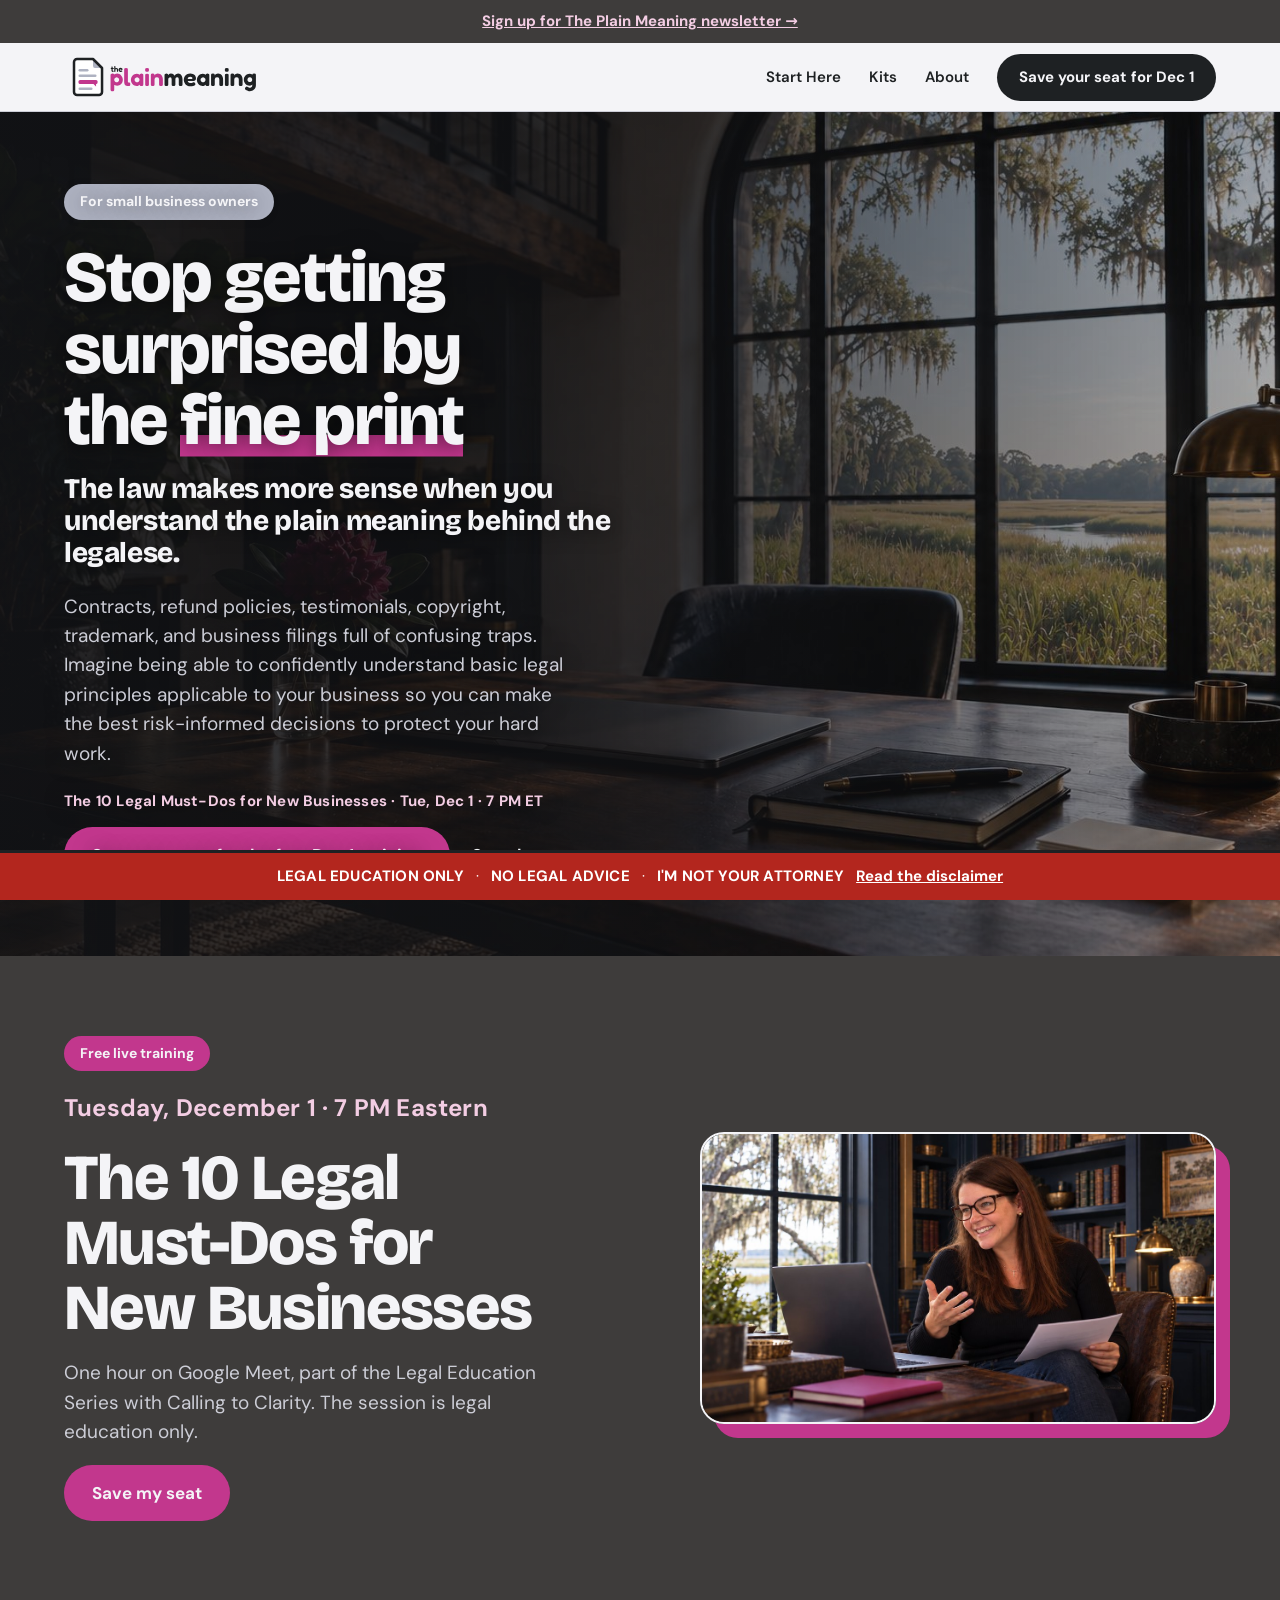
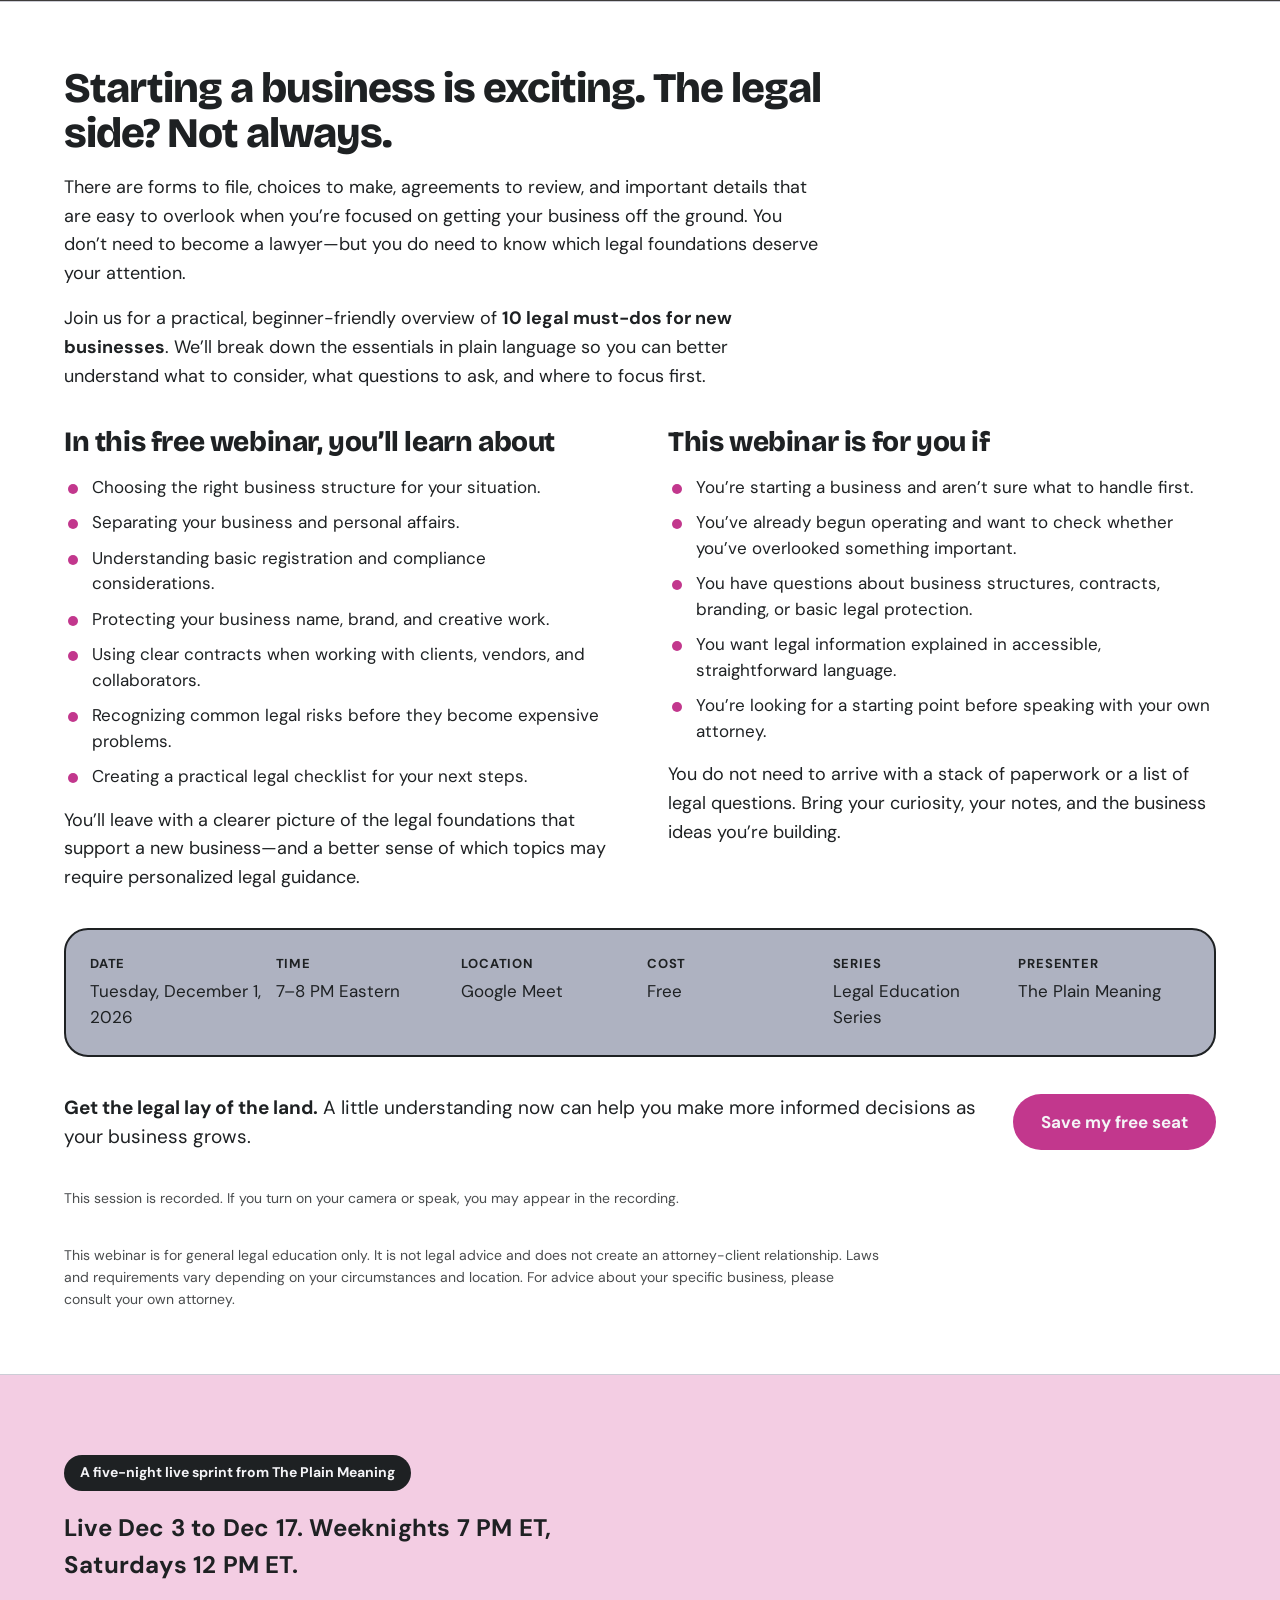
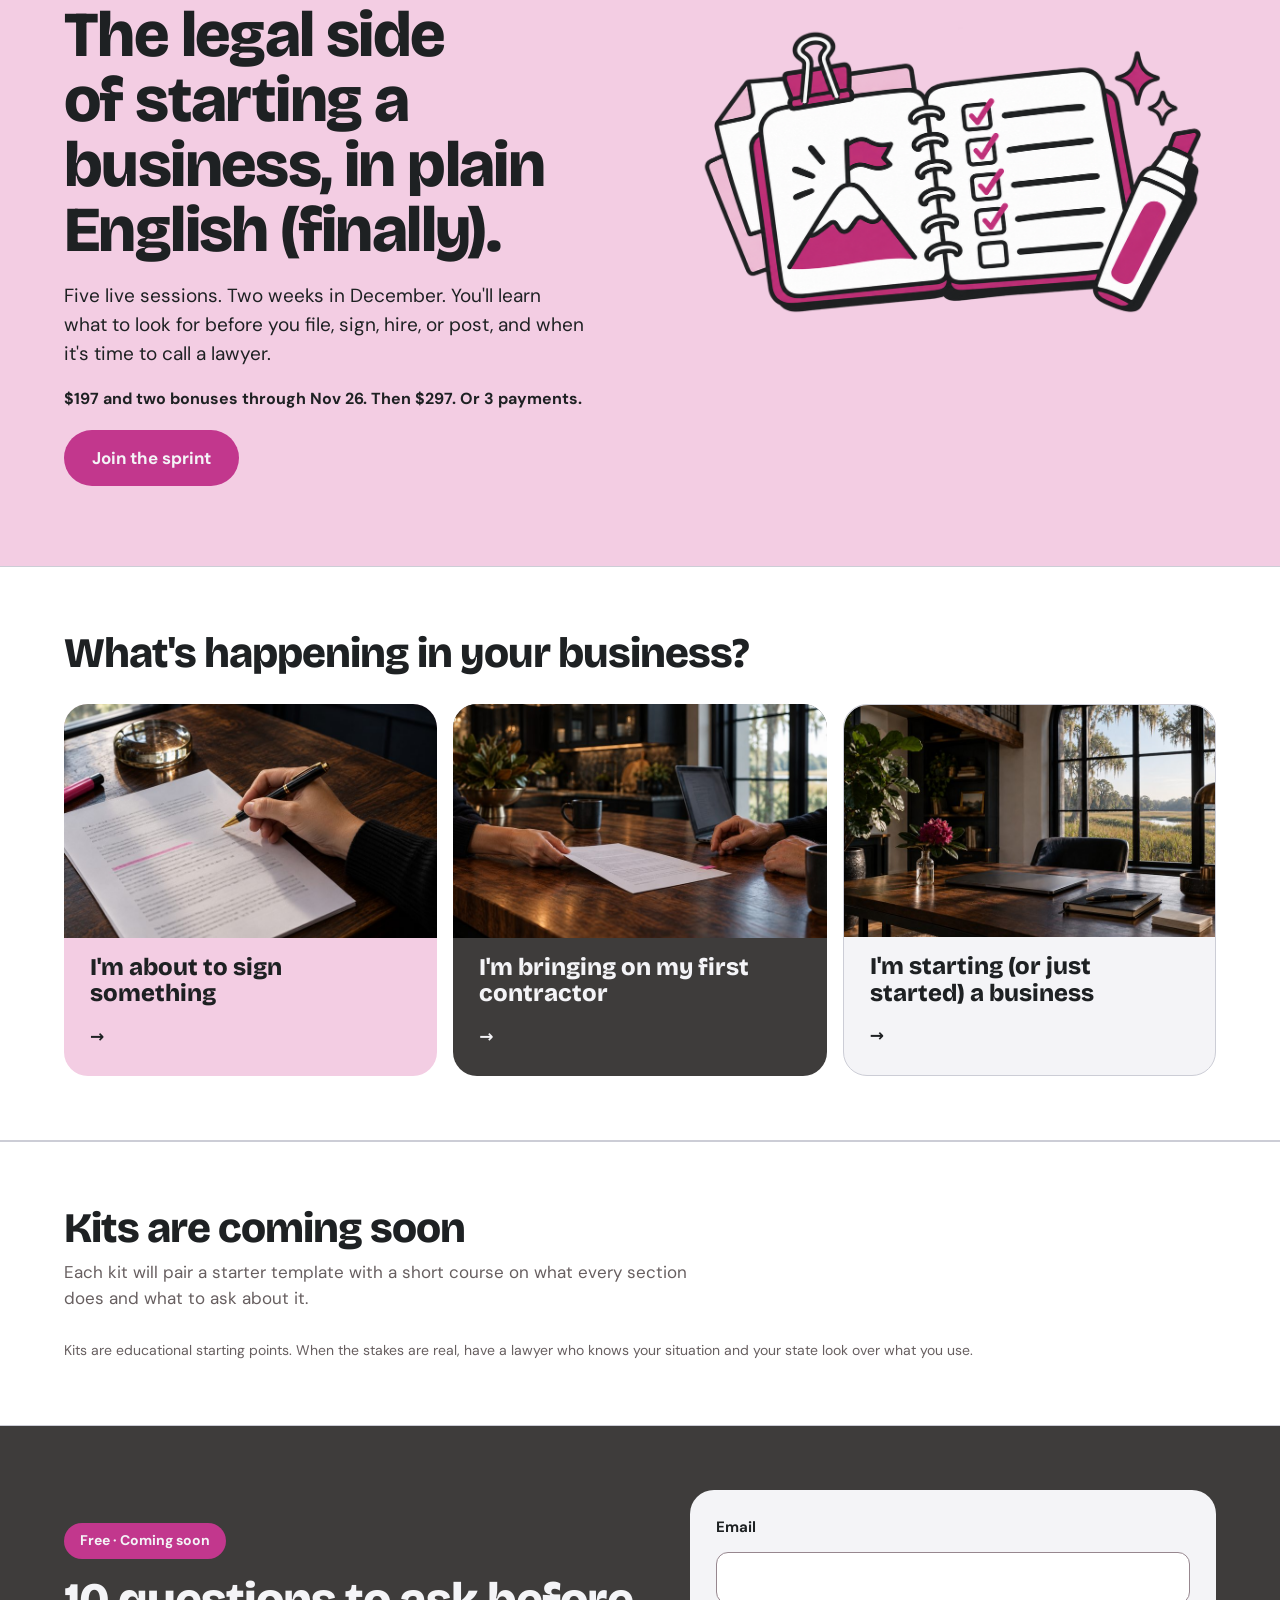
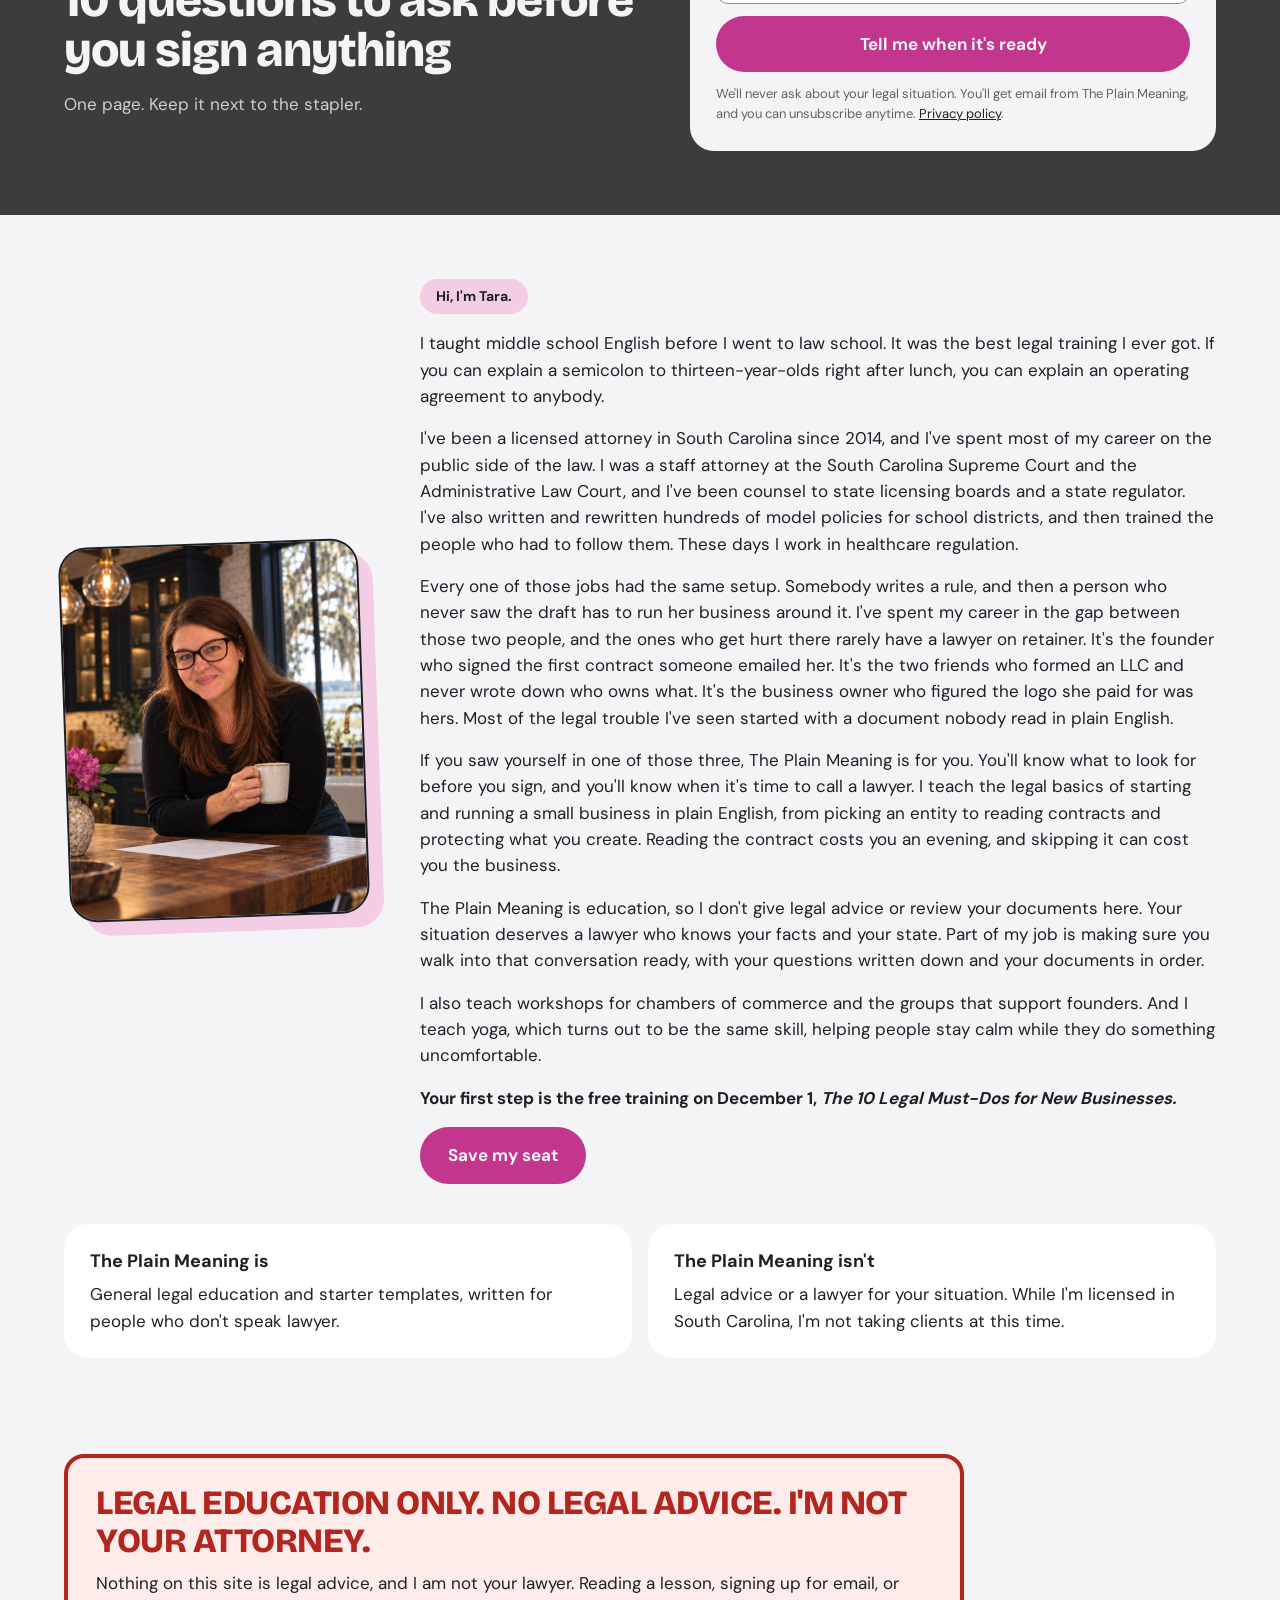
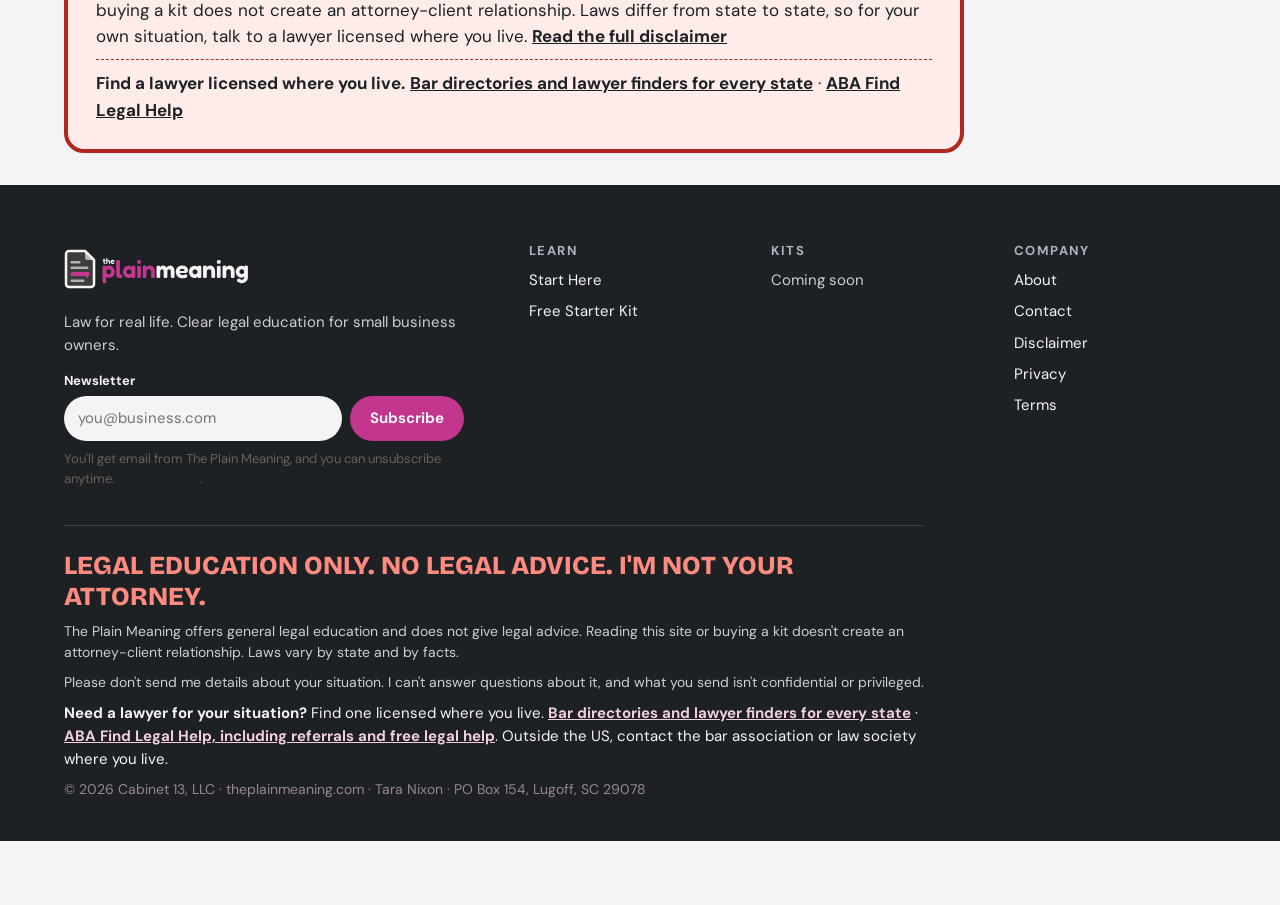
<file: index.html>
<!doctype html>
<html lang="en">
<head>
<meta charset="utf-8">
<meta name="viewport" content="width=device-width, initial-scale=1">
<title>The Plain Meaning | Law for real life</title>
<meta name="description" content="Clear legal education for small business owners. Learn what contracts, refund policies, testimonials, copyright, and trademark really mean, and what to ask before you sign.">
<meta name="theme-color" content="#F4F4F7">
<link rel="icon" href="assets/img/favicon.svg" type="image/svg+xml">
<link rel="apple-touch-icon" href="assets/img/icon-avatar.png">
<link rel="stylesheet" href="assets/css/site.css">
</head>
<body>
<a class="skip" href="#main">Skip to content</a>
<div class="banner"><div class="wrap"><a href="#ft-email">Sign up for The Plain Meaning newsletter →</a></div></div>
<header class="site-header"><div class="wrap">
<a class="brand" href="index.html" aria-label="The Plain Meaning home"><img src="assets/img/logo-primary.svg" alt="The Plain Meaning" width="201" height="56"></a>
<nav class="nav" aria-label="Main">
<a href="start-here.html">Start Here</a>

<a href="index.html#kits">Kits</a>
<a href="index.html#about">About</a>
<a class="btn" href="https://callingtoclarity.com/webinars/legal-must-dos/">Save your seat for Dec 1</a>
</nav></div></header>
<main id="main">

<section class="hero-x">
<div class="hero-x__bg" aria-hidden="true"></div>
<div class="wrap hero-x__inner">
<div class="hero-x__copy">
<div class="pill rise d1">For small business owners</div>
<h1 class="h1 rise d2">Stop getting surprised by the <span class="swipe">fine print</span></h1>
<p class="hero-x__sub rise d3">The law makes more sense when you understand the plain meaning behind the legalese.</p>
<p class="lede rise d3">Contracts, refund policies, testimonials, copyright, trademark, and business filings full of confusing traps. Imagine being able to confidently understand basic legal principles applicable to your business so you can make the best risk-informed decisions to protect your hard work.</p>
<div class="hero-x__when rise d4">The 10 Legal Must-Dos for New Businesses · Tue, Dec 1 · 7 PM ET</div>
<div class="row row--center rise d4" style="gap:14px 22px"><a class="btn" href="https://callingtoclarity.com/webinars/legal-must-dos/">Save your seat for the free Dec 1 training</a><a href="start-here.html" style="font-weight:700">Start here</a></div>
</div>
</div>
</section>
<section class="webinar-ad" aria-label="Free live training"><div class="wrap">
<div class="webinar-ad__copy">
<div class="pill pill--pink" style="align-self:flex-start">Free live training</div>
<div class="webinar-ad__when">Tuesday, December 1 · 7 PM Eastern</div>
<h2>The 10 Legal Must-Dos for New Businesses</h2>
<p>One hour on Google Meet, part of the Legal Education Series with Calling to Clarity. The session is legal education only.</p>
<div><a class="btn" href="https://callingtoclarity.com/webinars/legal-must-dos/">Save my seat</a></div>
</div>
<div class="webinar-ad__photo"><img src="assets/img/pm-05-teaching.jpg" alt="Tara Nixon speaking to a laptop on a video call, a printed page in her hand, in a library with deep navy shelves" width="1200" height="675" loading="lazy"></div>
</div></section>

<section class="section section--white webinar-detail" id="webinar" aria-labelledby="webinar-detail-title"><div class="wrap">
<div class="webinar-detail__intro">
<h2 class="h2" id="webinar-detail-title">Starting a business is exciting. The legal side? Not always.</h2>
<p>There are forms to file, choices to make, agreements to review, and important details that are easy to overlook when you’re focused on getting your business off the ground. You don’t need to become a lawyer—but you do need to know which legal foundations deserve your attention.</p>
<p>Join us for a practical, beginner-friendly overview of <strong>10 legal must-dos for new businesses</strong>. We’ll break down the essentials in plain language so you can better understand what to consider, what questions to ask, and where to focus first.</p>
</div>
<div class="webinar-detail__cols">
<div>
<h3>In this free webinar, you’ll learn about</h3>
<ul>
<li>Choosing the right business structure for your situation.</li>
<li>Separating your business and personal affairs.</li>
<li>Understanding basic registration and compliance considerations.</li>
<li>Protecting your business name, brand, and creative work.</li>
<li>Using clear contracts when working with clients, vendors, and collaborators.</li>
<li>Recognizing common legal risks before they become expensive problems.</li>
<li>Creating a practical legal checklist for your next steps.</li>
</ul>
<p>You’ll leave with a clearer picture of the legal foundations that support a new business—and a better sense of which topics may require personalized legal guidance.</p>
</div>
<div>
<h3>This webinar is for you if</h3>
<ul>
<li>You’re starting a business and aren’t sure what to handle first.</li>
<li>You’ve already begun operating and want to check whether you’ve overlooked something important.</li>
<li>You have questions about business structures, contracts, branding, or basic legal protection.</li>
<li>You want legal information explained in accessible, straightforward language.</li>
<li>You’re looking for a starting point before speaking with your own attorney.</li>
</ul>
<p>You do not need to arrive with a stack of paperwork or a list of legal questions. Bring your curiosity, your notes, and the business ideas you’re building.</p>
</div>
</div>
<dl class="webinar-detail__facts">
<div><dt>Date</dt><dd>Tuesday, December 1, 2026</dd></div>
<div><dt>Time</dt><dd>7–8 PM Eastern</dd></div>
<div><dt>Location</dt><dd>Google Meet</dd></div>
<div><dt>Cost</dt><dd>Free</dd></div>
<div><dt>Series</dt><dd>Legal Education Series</dd></div>
<div><dt>Presenter</dt><dd>The Plain Meaning</dd></div>
</dl>
<div class="webinar-detail__cta">
<p><strong>Get the legal lay of the land.</strong> A little understanding now can help you make more informed decisions as your business grows.</p>
<a class="btn" href="https://callingtoclarity.com/webinars/legal-must-dos/">Save my free seat</a>
</div>
<p class="webinar-detail__fine">This session is recorded. If you turn on your camera or speak, you may appear in the recording.</p>
<p class="webinar-detail__fine">This webinar is for general legal education only. It is not legal advice and does not create an attorney-client relationship. Laws and requirements vary depending on your circumstances and location. For advice about your specific business, please consult your own attorney.</p>
</div></section>

<section class="webinar-ad" id="sprint" aria-label="Business Foundations Sprint" style="background:var(--hl);color:var(--ink)"><div class="wrap">
<div class="webinar-ad__copy">
<div class="pill" style="align-self:flex-start;background:var(--ink);color:var(--paper)">A five-night live sprint from The Plain Meaning</div>
<div class="webinar-ad__when" style="color:var(--ink)">Live Dec 3 to Dec 17. Weeknights 7 PM ET, Saturdays 12 PM ET.</div>
<h2>The legal side of starting a business, in plain English (finally).</h2>
<p style="color:var(--ink)">Five live sessions. Two weeks in December. You'll learn what to look for before you file, sign, hire, or post, and when it's time to call a lawyer.</p>
<p style="color:var(--ink);font-weight:700;font-size:16px" data-earlybird>$197 and two bonuses through Nov 26. Then $297. Or 3 payments.</p>
<div><a class="btn" href="2027sprint/">Join the sprint</a></div>
</div>
<div class="webinar-ad__photo"><img src="assets/img/sprint/sprint-workbook.png" alt="An open sprint workbook with a mountain and flag on one page, a checked-off list on the other, a binder clip, and a pink highlighter" width="1100" height="611" loading="lazy" style="border:0;box-shadow:none;border-radius:0"></div>
</div></section>

<section class="section section--white"><div class="wrap stack gap-28">
<div class="row row--between row--baseline" style="gap:12px"><h2 class="h2">What's happening in your business?</h2></div>
<div class="cards cards--sm">
<a class="tile tile--hl" href="start-here.html"><img class="tile__img" src="assets/img/pm-02-clause.jpg" alt="" width="800" height="600" loading="lazy"><span class="display">I'm about to sign something</span><span style="font-weight:700" aria-hidden="true">→</span></a>
<a class="tile tile--dark" href="start-here.html"><img class="tile__img" src="assets/img/pm-03-handoff.jpg" alt="" width="800" height="600" loading="lazy"><span class="display">I'm bringing on my first contractor</span><span style="font-weight:700" aria-hidden="true">→</span></a>
<a class="tile tile--paper" href="start-here.html"><img class="tile__img" src="assets/img/pm-04-desk.jpg" alt="" width="800" height="600" loading="lazy"><span class="display">I'm starting (or just started) a business</span><span style="font-weight:700" aria-hidden="true">→</span></a>
</div>
</div></section>


<section class="section section--white" id="kits"><div class="wrap stack gap-28">
<div class="stack gap-8"><h2 class="h2">Kits are coming soon</h2><p class="muted" style="max-width:640px">Each kit will pair a starter template with a short course on what every section does and what to ask about it.</p></div>
<div class="small muted">Kits are educational starting points. When the stakes are real, have a lawyer who knows your situation and your state look over what you use.</div>
</div></section>


<section class="band section--dark"><div class="wrap">
<div class="band__copy stack gap-16">
<div class="pill pill--pink">Free · Coming soon</div>
<h2 class="h2">10 questions to ask before you sign anything</h2>
<p style="color:var(--snow);max-width:520px">One page. Keep it next to the stapler.</p>
</div>
<form class="form form--card" action="https://app.kit.com/forms/10069059/subscriptions" method="post" aria-label="Starter Kit signup">
<label for="h-email">Email</label><input id="h-email" name="email_address" type="email" autocomplete="email" required>
<button class="btn" type="submit">Tell me when it's ready</button>
<div class="form__fine">We'll never ask about your legal situation. You'll get email from The Plain Meaning, and you can unsubscribe anytime. <a href="privacy.html">Privacy policy</a>.</div>
</form>
</div></section>

<section class="section" id="about"><div class="wrap stack" style="gap:40px">
<div class="about">
<div class="about__photo-wrap"><div class="about__photo"><img src="assets/img/pm-06-about.jpg" alt="Tara Nixon, founder of The Plain Meaning, leaning on a kitchen island with a coffee mug, a vase of pink rhododendron beside her" width="800" height="1000" loading="lazy"></div></div>
<div class="about__copy stack gap-16">
<div class="pill pill--hl">Hi, I'm Tara.</div>
<p>I taught middle school English before I went to law school. It was the best legal training I ever got. If you can explain a semicolon to thirteen-year-olds right after lunch, you can explain an operating agreement to anybody.</p>
<p>I've been a licensed attorney in South Carolina since 2014, and I've spent most of my career on the public side of the law. I was a staff attorney at the South Carolina Supreme Court and the Administrative Law Court, and I've been counsel to state licensing boards and a state regulator. I've also written and rewritten hundreds of model policies for school districts, and then trained the people who had to follow them. These days I work in healthcare regulation.</p>
<p>Every one of those jobs had the same setup. Somebody writes a rule, and then a person who never saw the draft has to run her business around it. I've spent my career in the gap between those two people, and the ones who get hurt there rarely have a lawyer on retainer. It's the founder who signed the first contract someone emailed her. It's the two friends who formed an LLC and never wrote down who owns what. It's the business owner who figured the logo she paid for was hers. Most of the legal trouble I've seen started with a document nobody read in plain English.</p>
<p>If you saw yourself in one of those three, The Plain Meaning is for you. You'll know what to look for before you sign, and you'll know when it's time to call a lawyer. I teach the legal basics of starting and running a small business in plain English, from picking an entity to reading contracts and protecting what you create. Reading the contract costs you an evening, and skipping it can cost you the business.</p>
<p>The Plain Meaning is education, so I don't give legal advice or review your documents here. Your situation deserves a lawyer who knows your facts and your state. Part of my job is making sure you walk into that conversation ready, with your questions written down and your documents in order.</p>
<p>I also teach workshops for chambers of commerce and the groups that support founders. And I teach yoga, which turns out to be the same skill, helping people stay calm while they do something uncomfortable.</p>
<p><strong>Your first step is the free training on December 1, <em>The 10 Legal Must-Dos for New Businesses.</em></strong></p>
<div><a class="btn" href="https://callingtoclarity.com/webinars/legal-must-dos/">Save my seat</a></div>
</div>
</div>
<div class="cards cards--lg" style="gap:16px">
<div class="panel panel--white stack gap-8" style="gap:6px"><div class="panel__title">The Plain Meaning is</div><div>General legal education and starter templates, written for people who don't speak lawyer.</div></div>
<div class="panel panel--white stack" style="gap:6px"><div class="panel__title">The Plain Meaning isn't</div><div>Legal advice or a lawyer for your situation. While I'm licensed in South Carolina, I'm not taking clients at this time.</div></div>
</div>
</div></section>

<section class="wrap pm-disclaimer-wrap"><div class="pm-disclaimer" role="note" aria-label="Legal disclaimer"><div class="pm-disclaimer__head">Legal education only. No legal advice. I'm not your attorney.</div><p>Nothing on this site is legal advice, and I am not your lawyer. Reading a lesson, signing up for email, or buying a kit does not create an attorney-client relationship. Laws differ from state to state, so for your own situation, talk to a lawyer licensed where you live. <a href="disclaimer.html">Read the full disclaimer</a></p><p class="pm-find"><strong>Find a lawyer licensed where you live.</strong> <a href="https://www.americanbar.org/groups/legal_services/flh-home/flh-bar-directories-and-lawyer-finders/" target="_blank" rel="noopener">Bar directories and lawyer finders for every state</a> · <a href="https://www.americanbar.org/groups/legal_services/flh-home/" target="_blank" rel="noopener">ABA Find Legal Help</a></p></div></section>
</main>
<footer class="site-footer"><div class="wrap">
<div class="footer__cols">
<div class="footer__brand">
<img src="assets/img/logo-reversed-transparent.svg" alt="The Plain Meaning" width="201" height="56">
<div>Law for real life. Clear legal education for small business owners.</div>
<form class="footer__form" action="https://app.kit.com/forms/10069059/subscriptions" method="post" aria-label="Newsletter signup">
<div class="field"><label for="ft-email">Newsletter</label><input id="ft-email" name="email_address" type="email" autocomplete="email" required placeholder="you@business.com"></div>
<button class="btn" type="submit">Subscribe</button>
<div class="form__fine">You'll get email from The Plain Meaning, and you can unsubscribe anytime. <a href="privacy.html">Privacy policy</a>.</div>
</form>
</div>
<nav class="footer__nav" aria-label="Learn"><h2>Learn</h2><a href="start-here.html">Start Here</a><a href="starter-kit.html">Free Starter Kit</a></nav>
<nav class="footer__nav" aria-label="Kits"><h2>Kits</h2><span>Coming soon</span></nav>
<nav class="footer__nav" aria-label="Company"><h2>Company</h2><a href="index.html#about">About</a><a href="contact.html">Contact</a><a href="disclaimer.html">Disclaimer</a><a href="privacy.html">Privacy</a><a href="terms.html">Terms</a></nav>
</div>
<div class="footer__legal">
<div class="footer__big">Legal education only. No legal advice. I'm not your attorney.</div>
<div>The Plain Meaning offers general legal education and does not give legal advice. Reading this site or buying a kit doesn't create an attorney-client relationship. Laws vary by state and by facts.</div>
<div>Please don't send me details about your situation. I can't answer questions about it, and what you send isn't confidential or privileged.</div>
<div class="footer__find"><strong>Need a lawyer for your situation?</strong> Find one licensed where you live. <a href="https://www.americanbar.org/groups/legal_services/flh-home/flh-bar-directories-and-lawyer-finders/" target="_blank" rel="noopener">Bar directories and lawyer finders for every state</a> · <a href="https://www.americanbar.org/groups/legal_services/flh-home/" target="_blank" rel="noopener">ABA Find Legal Help, including referrals and free legal help</a>. Outside the US, contact the bar association or law society where you live.</div>
<div class="copy">© 2026 Cabinet 13, LLC · theplainmeaning.com · Tara Nixon · PO Box 154, Lugoff, SC 29078</div>
</div>
</div></footer>
<aside class="pm-sticky" role="note" aria-label="Legal disclaimer"><div class="wrap"><strong>Legal education only</strong><span class="pm-sticky__dot" aria-hidden="true">·</span><strong>No legal advice</strong><span class="pm-sticky__dot" aria-hidden="true">·</span><strong>I'm not your attorney</strong><a href="disclaimer.html">Read the disclaimer</a></div></aside>
</body>
</html>
</file>
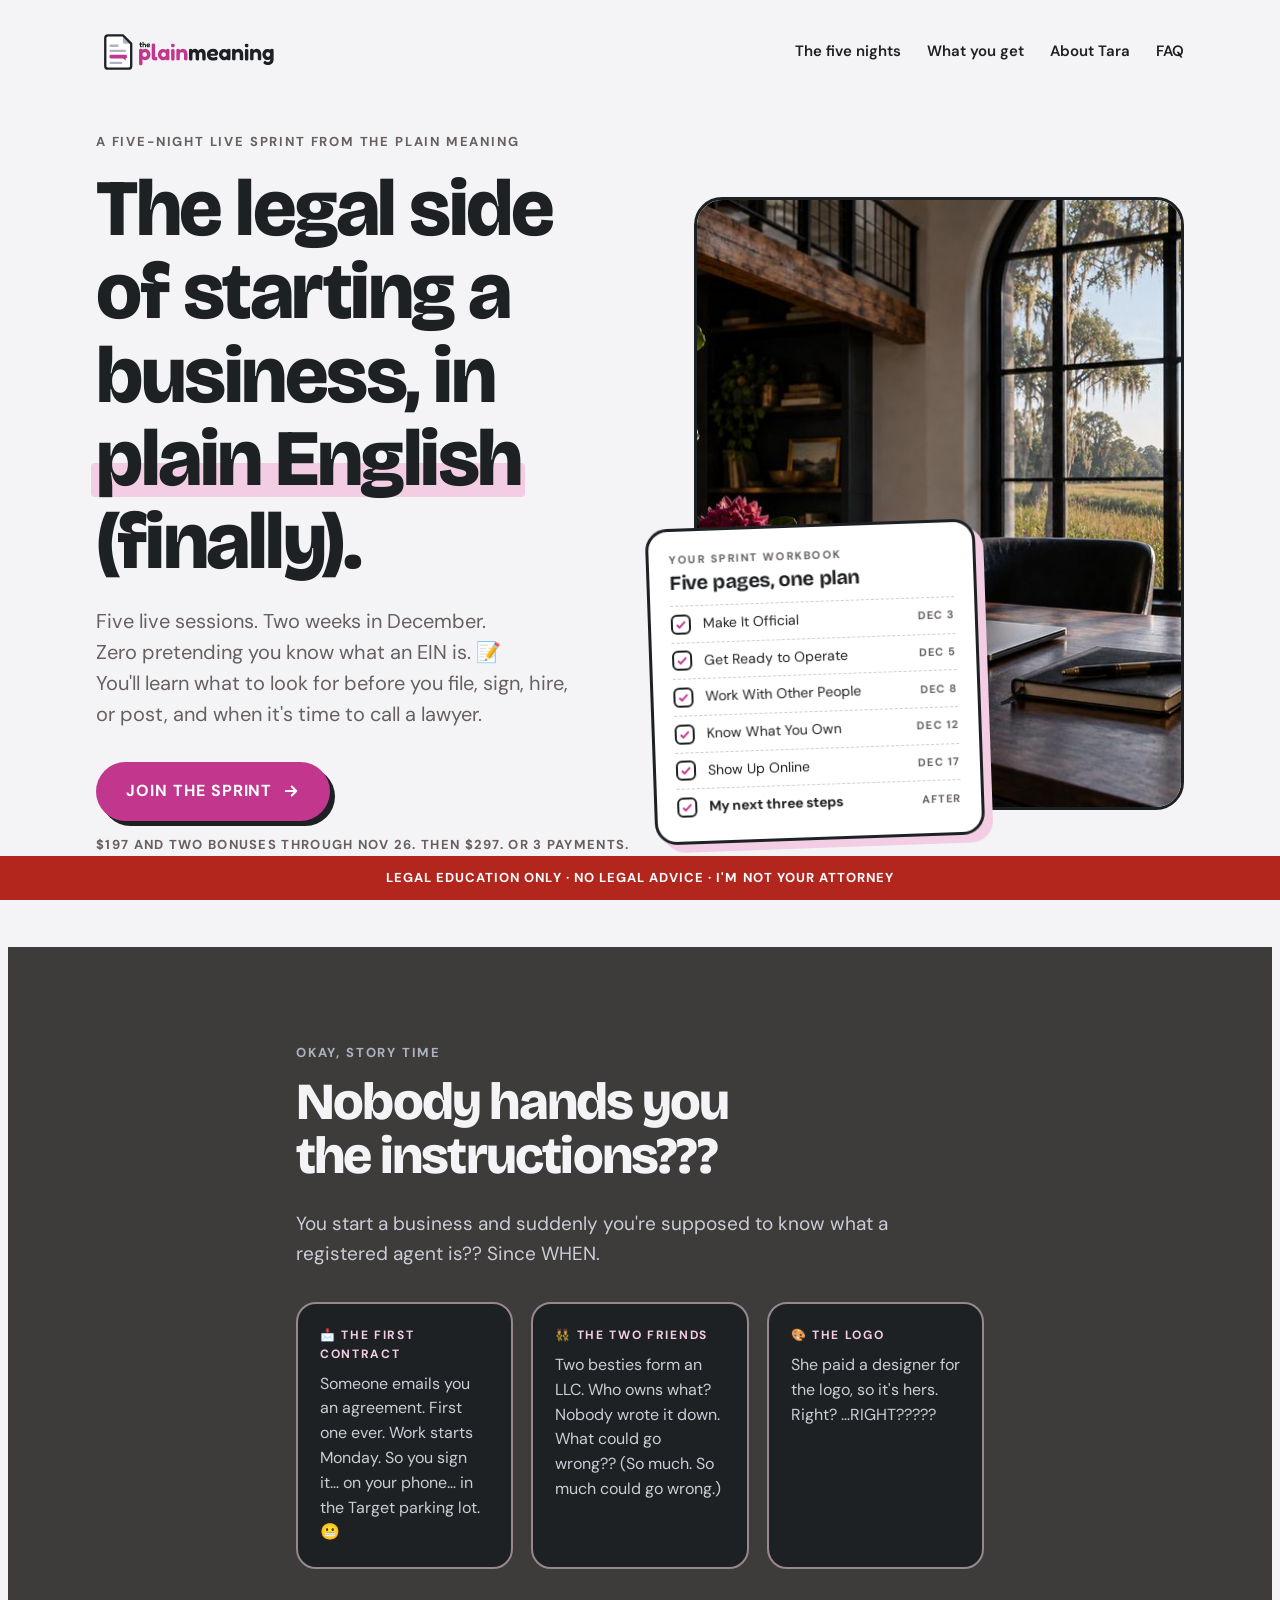
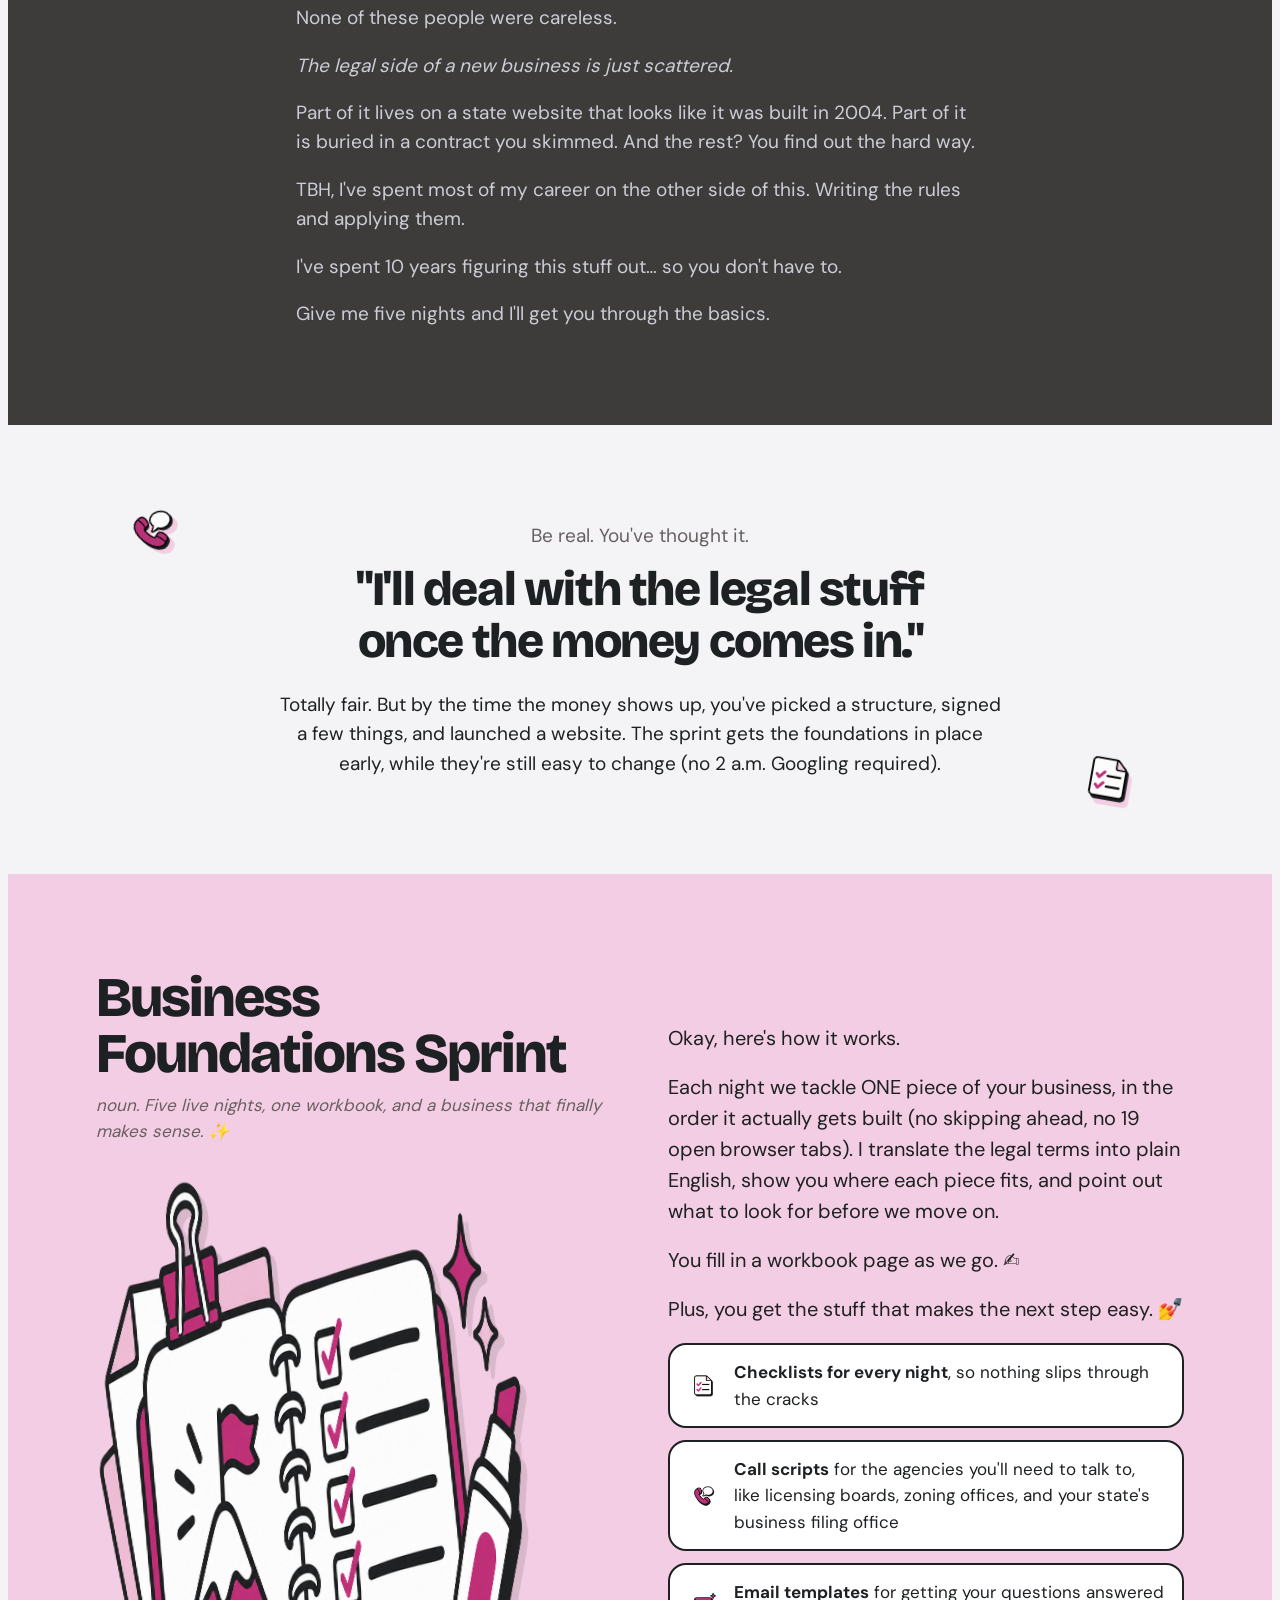
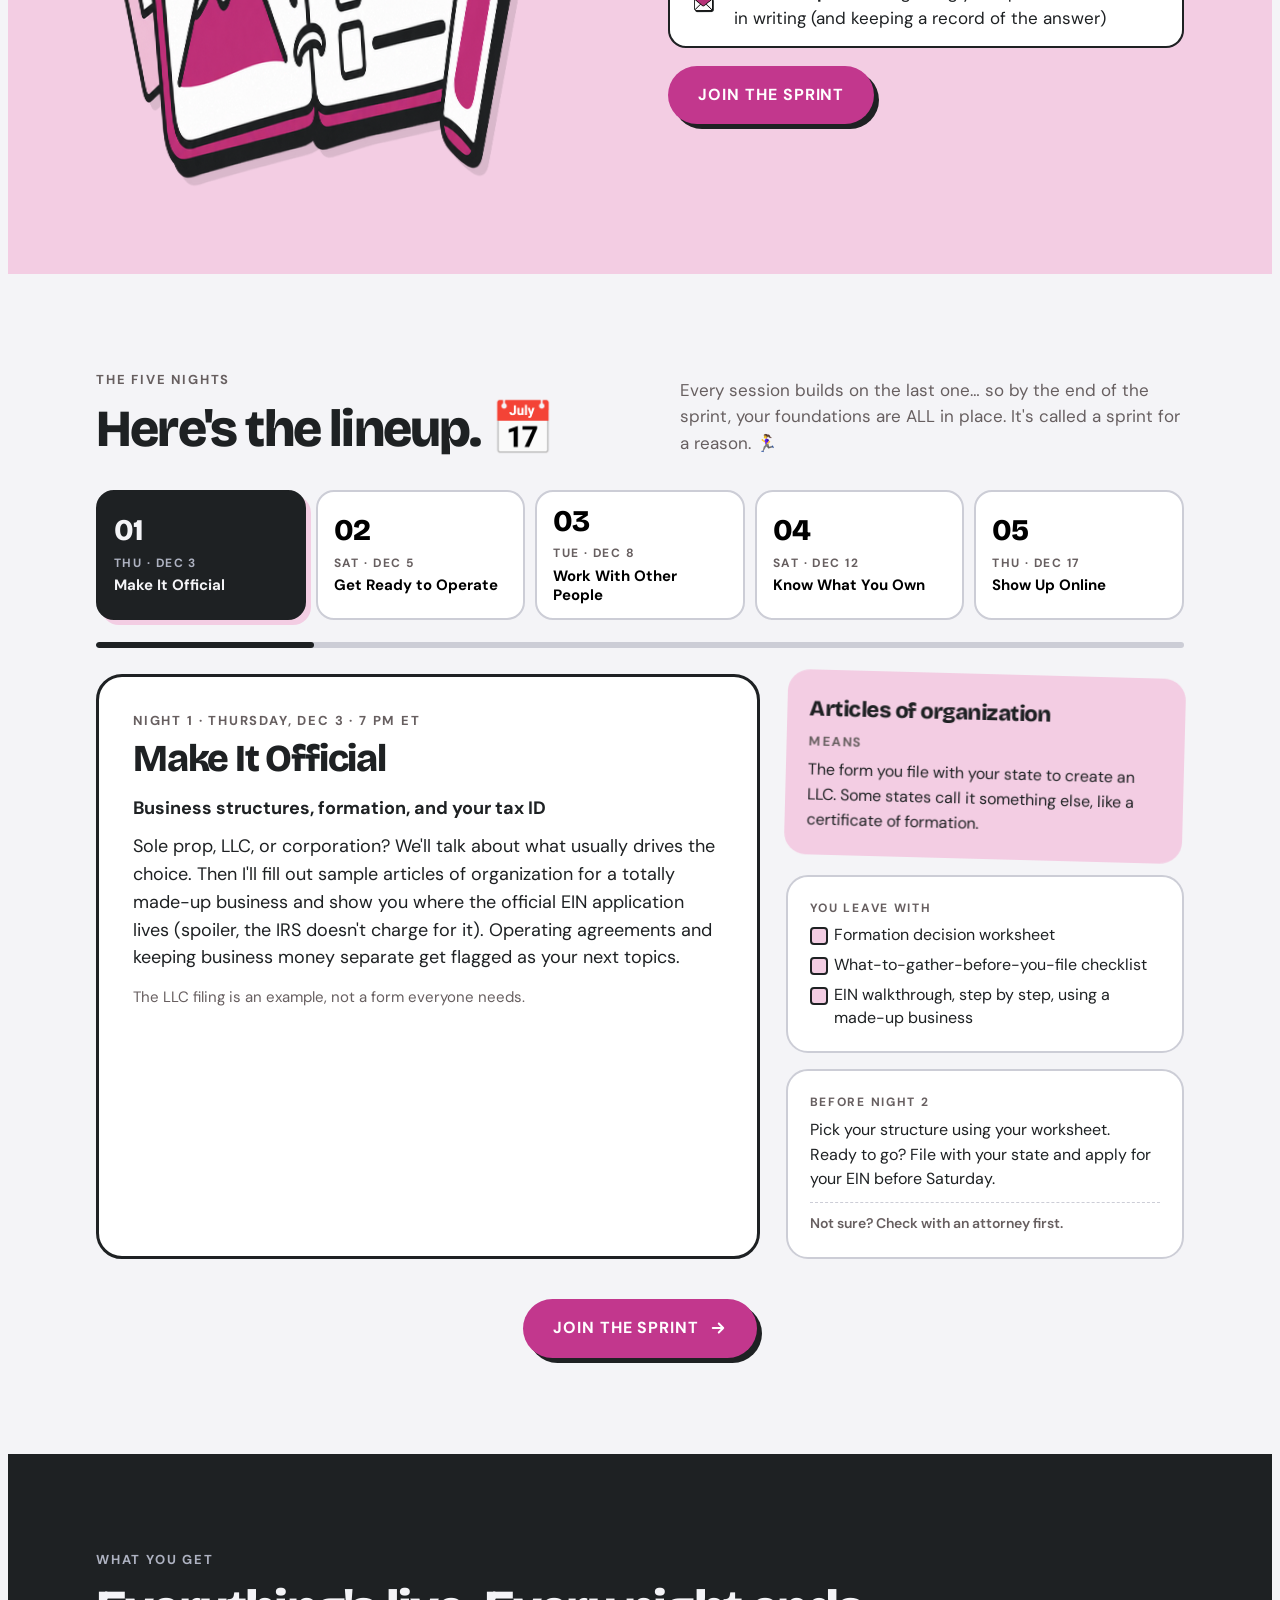
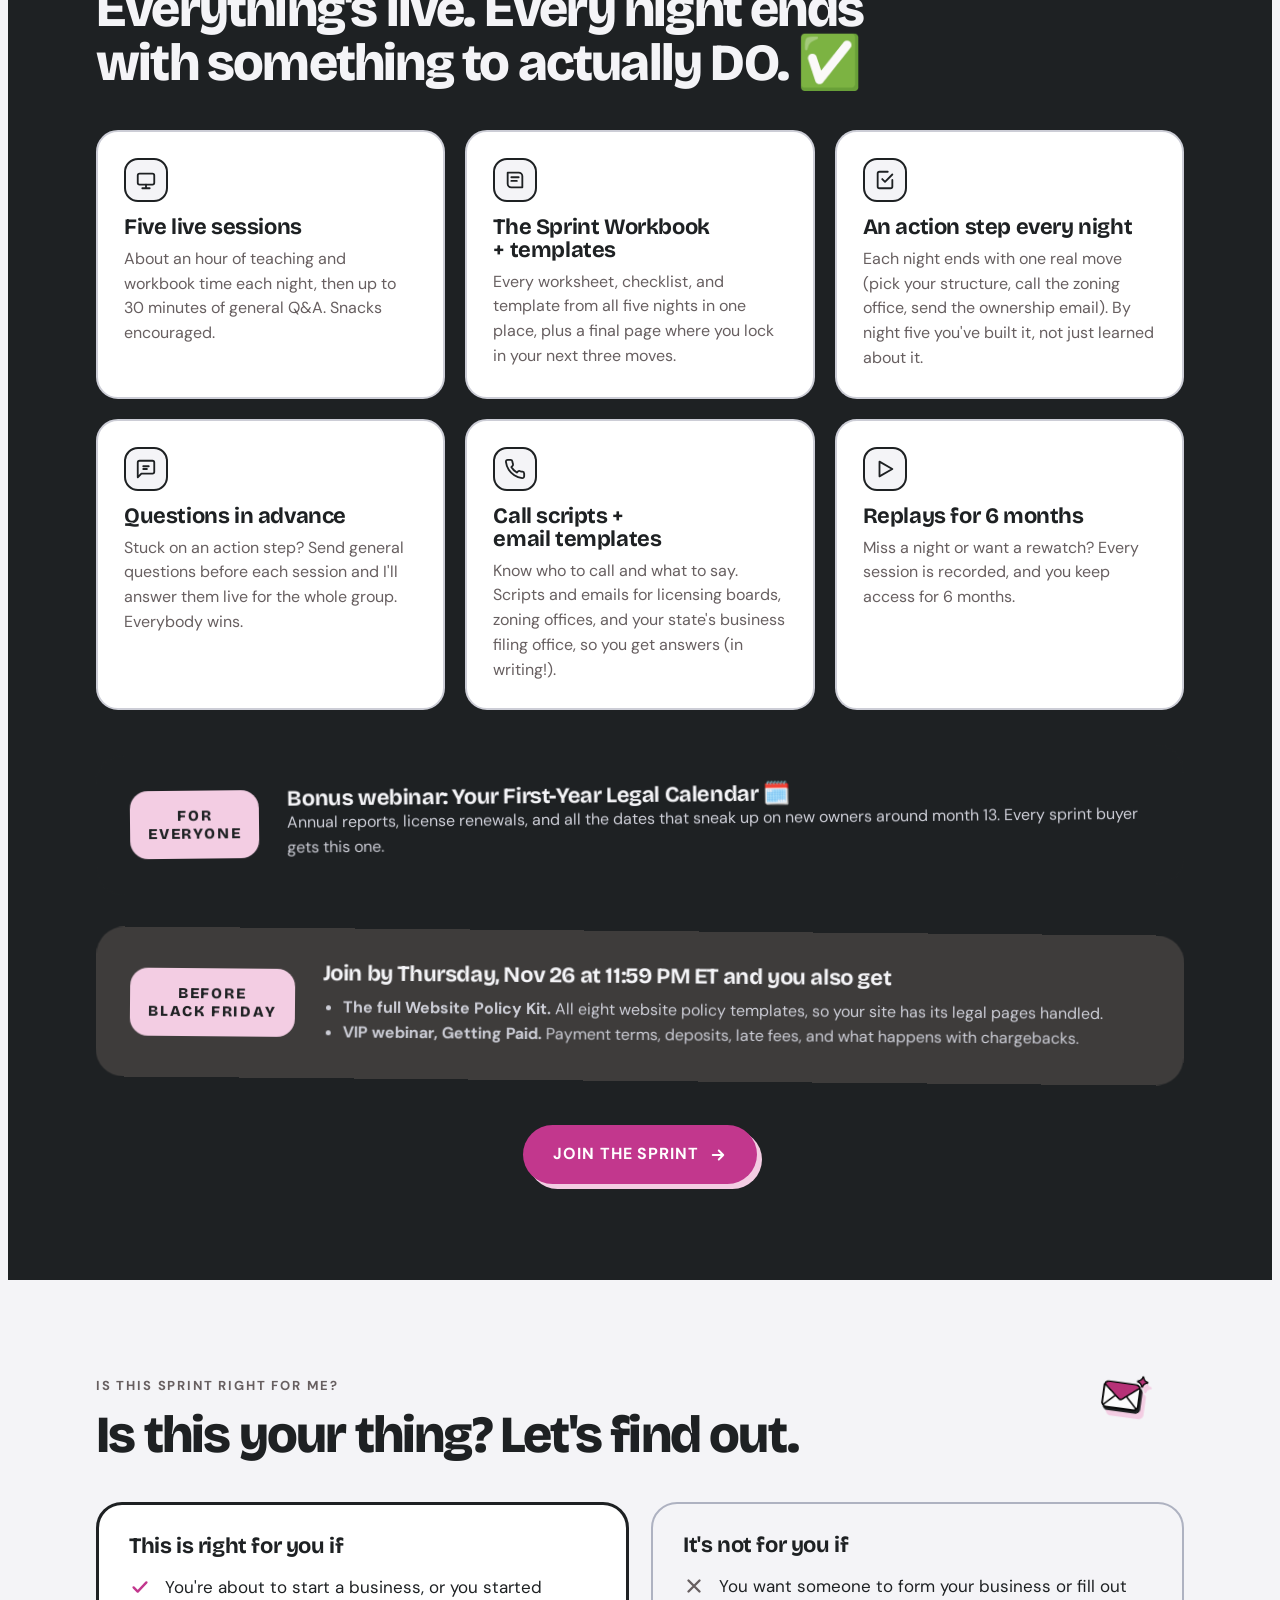
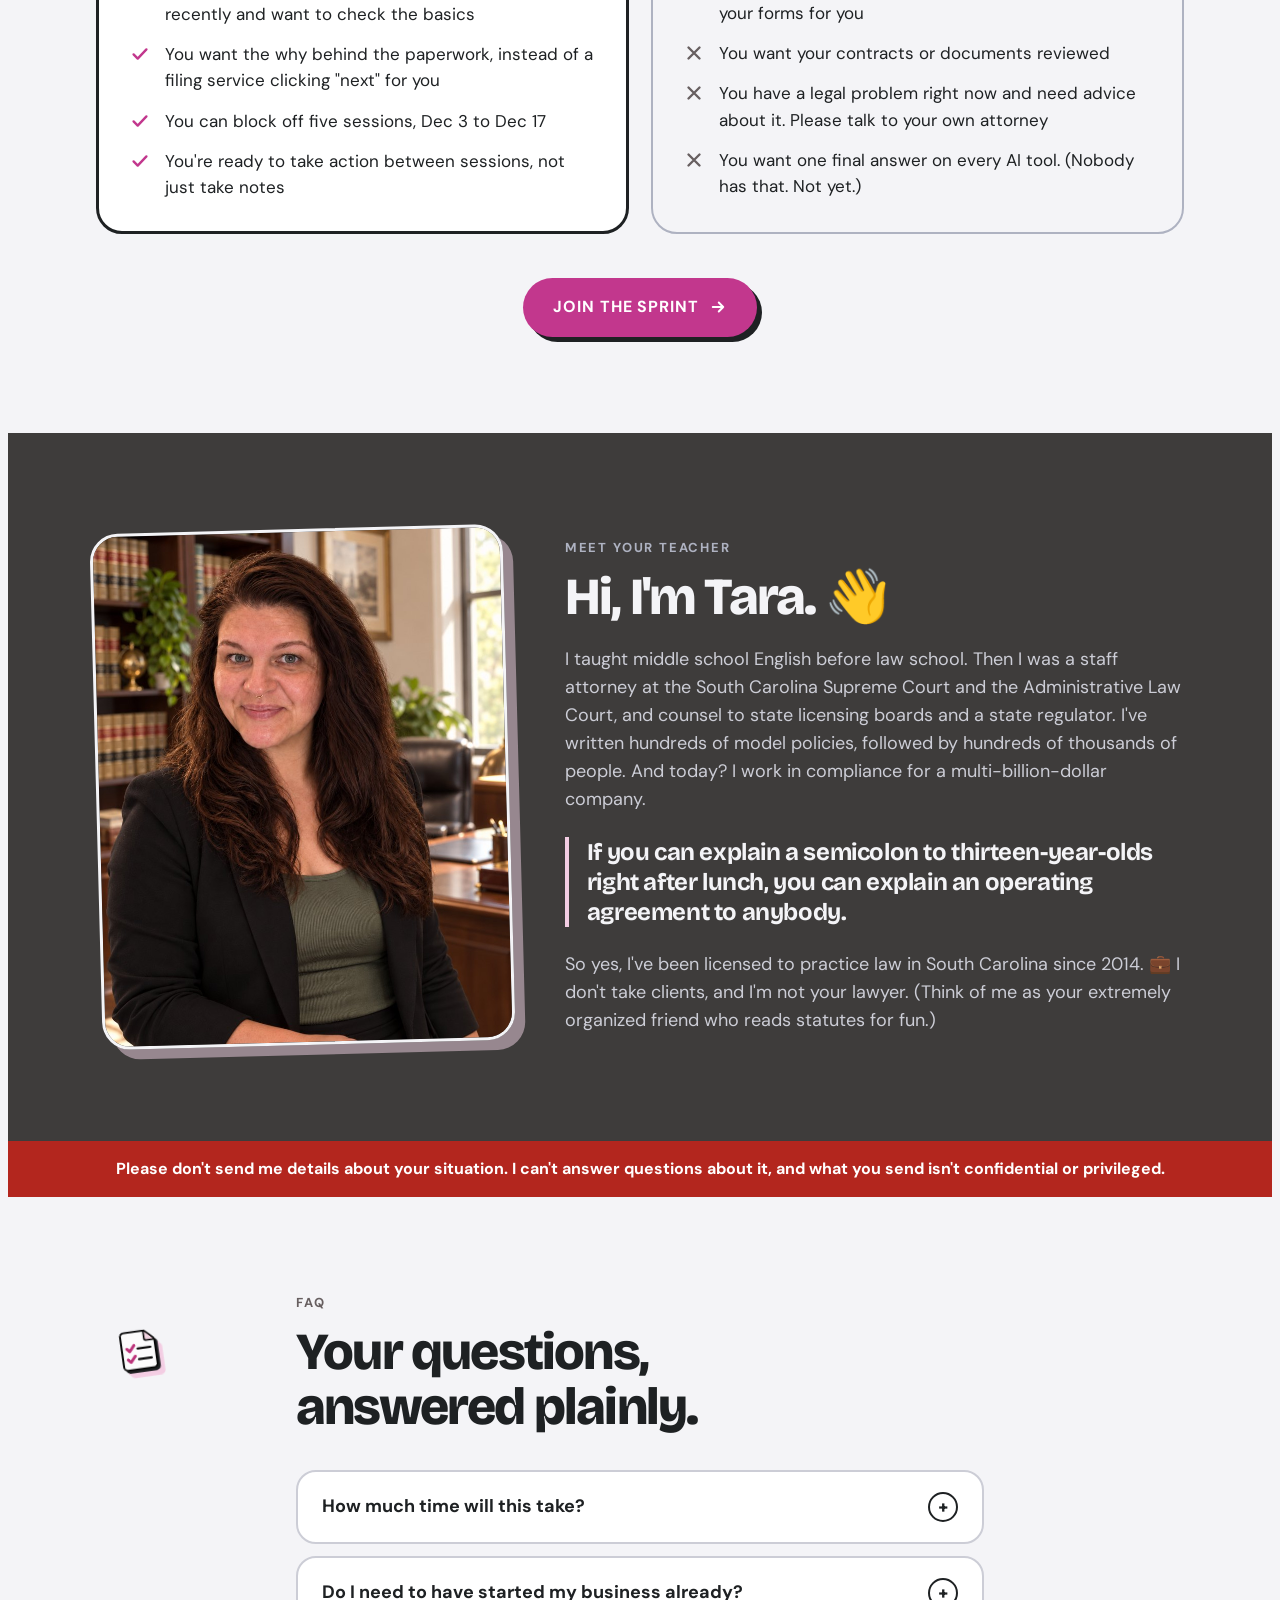
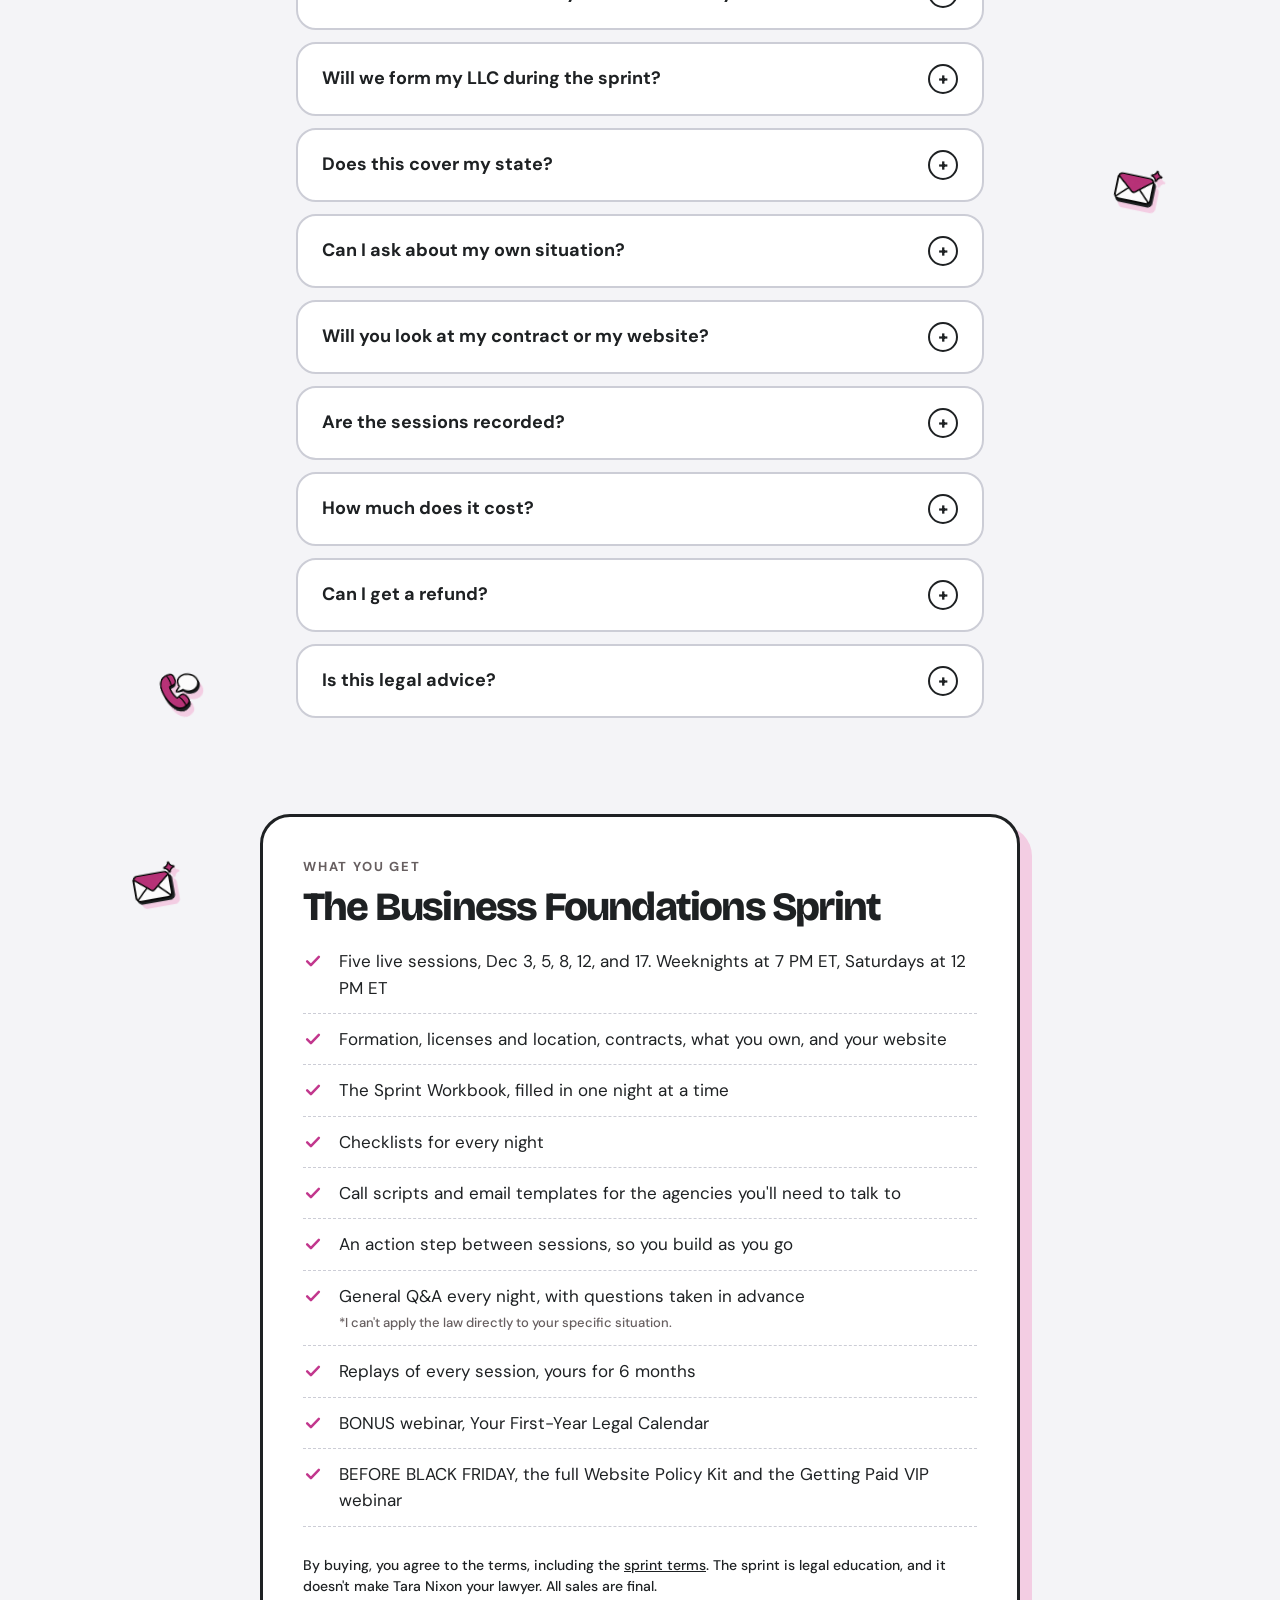
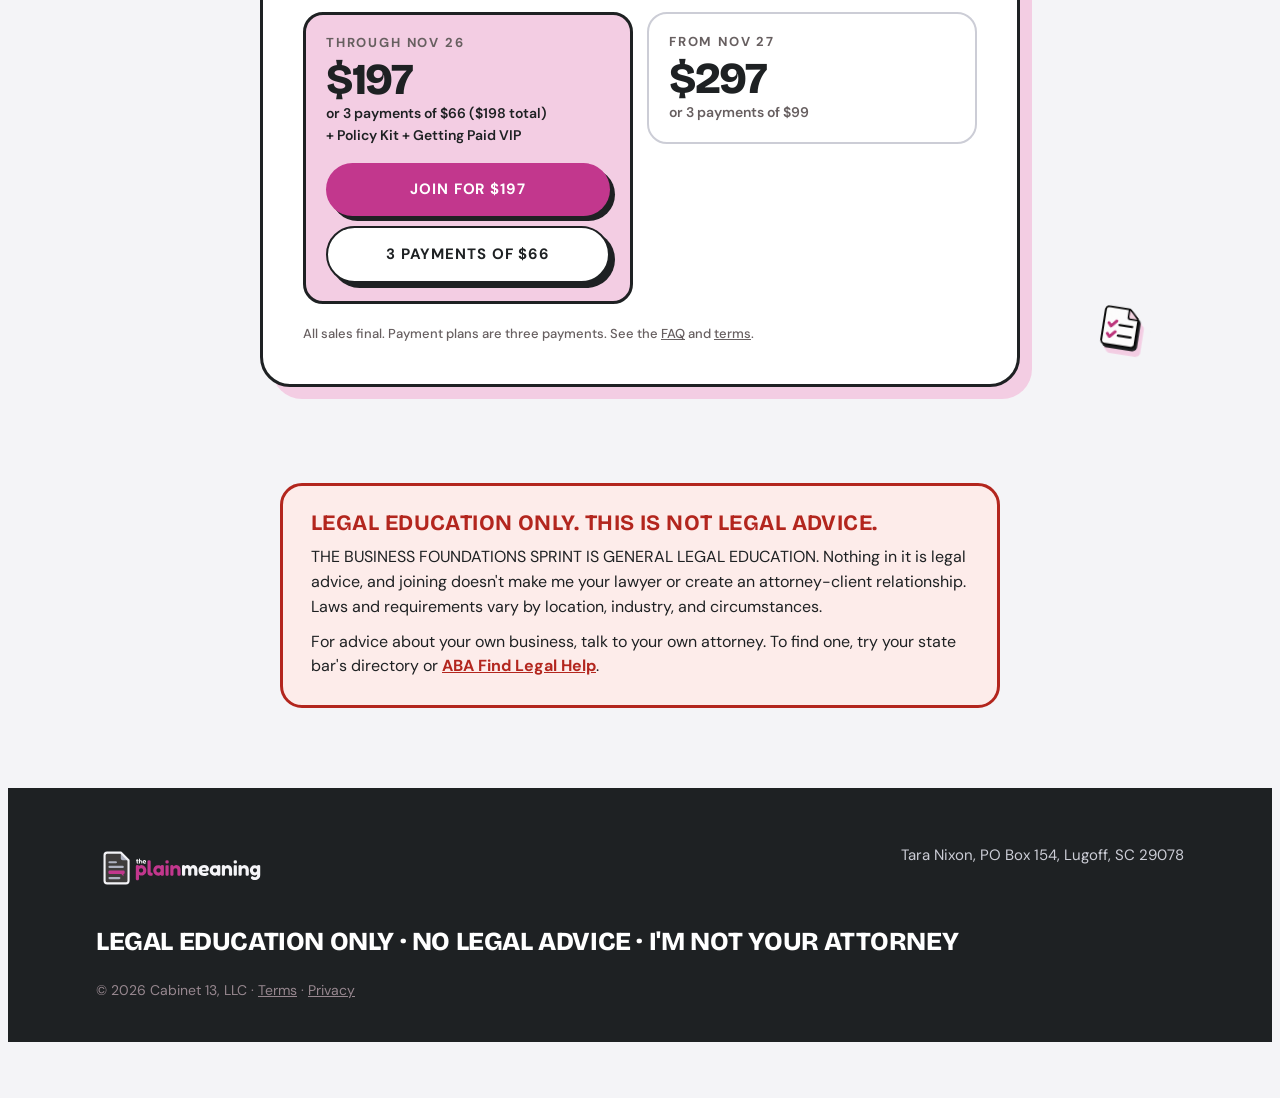
<file: 2027sprint/index.html>
<!doctype html>
<html lang="en">
<head>
<meta charset="utf-8">
<meta name="viewport" content="width=device-width, initial-scale=1, viewport-fit=cover">
<title>Business Foundations Sprint | The Plain Meaning</title>
<meta name="description" content="Five live sessions. Two weeks in December. You'll learn what to look for before you file, sign, hire, or post, and when it's time to call a lawyer.">
<meta name="theme-color" content="#F4F4F7">
<link rel="icon" href="../assets/img/favicon.svg" type="image/svg+xml">
<link rel="apple-touch-icon" href="../assets/img/icon-avatar.png">
<link rel="preload" href="../assets/fonts/bricolage-grotesque-800-latin.woff2" as="font" type="font/woff2" crossorigin>
<style>
/* Self-hosted 2026-10-19 from Google Fonts (SIL Open Font License). No request to Google. */
/* latin-ext */
@font-face {
  font-family: 'Bricolage Grotesque';
  font-style: normal;
  font-weight: 700;
  font-stretch: 100%;
  font-display: swap;
  src: url(../assets/fonts/bricolage-grotesque-700-latin-ext.woff2) format('woff2');
  unicode-range: U+0100-02BA, U+02BD-02C5, U+02C7-02CC, U+02CE-02D7, U+02DD-02FF, U+0304, U+0308, U+0329, U+1D00-1DBF, U+1E00-1E9F, U+1EF2-1EFF, U+2020, U+20A0-20AB, U+20AD-20C4, U+2113, U+2C60-2C7F, U+A720-A7FF;
}
/* latin */
@font-face {
  font-family: 'Bricolage Grotesque';
  font-style: normal;
  font-weight: 700;
  font-stretch: 100%;
  font-display: swap;
  src: url(../assets/fonts/bricolage-grotesque-700-latin.woff2) format('woff2');
  unicode-range: U+0000-00FF, U+0131, U+0152-0153, U+02BB-02BC, U+02C6, U+02DA, U+02DC, U+0304, U+0308, U+0329, U+2000-206F, U+20AC, U+2122, U+2191, U+2193, U+2212, U+2215, U+FEFF, U+FFFD;
}
/* latin-ext */
@font-face {
  font-family: 'Bricolage Grotesque';
  font-style: normal;
  font-weight: 800;
  font-stretch: 100%;
  font-display: swap;
  src: url(../assets/fonts/bricolage-grotesque-800-latin-ext.woff2) format('woff2');
  unicode-range: U+0100-02BA, U+02BD-02C5, U+02C7-02CC, U+02CE-02D7, U+02DD-02FF, U+0304, U+0308, U+0329, U+1D00-1DBF, U+1E00-1E9F, U+1EF2-1EFF, U+2020, U+20A0-20AB, U+20AD-20C4, U+2113, U+2C60-2C7F, U+A720-A7FF;
}
/* latin */
@font-face {
  font-family: 'Bricolage Grotesque';
  font-style: normal;
  font-weight: 800;
  font-stretch: 100%;
  font-display: swap;
  src: url(../assets/fonts/bricolage-grotesque-800-latin.woff2) format('woff2');
  unicode-range: U+0000-00FF, U+0131, U+0152-0153, U+02BB-02BC, U+02C6, U+02DA, U+02DC, U+0304, U+0308, U+0329, U+2000-206F, U+20AC, U+2122, U+2191, U+2193, U+2212, U+2215, U+FEFF, U+FFFD;
}
/* latin-ext */
@font-face {
  font-family: 'DM Sans';
  font-style: normal;
  font-weight: 400;
  font-display: swap;
  src: url(../assets/fonts/dm-sans-400-latin-ext.woff2) format('woff2');
  unicode-range: U+0100-02BA, U+02BD-02C5, U+02C7-02CC, U+02CE-02D7, U+02DD-02FF, U+0304, U+0308, U+0329, U+1D00-1DBF, U+1E00-1E9F, U+1EF2-1EFF, U+2020, U+20A0-20AB, U+20AD-20C4, U+2113, U+2C60-2C7F, U+A720-A7FF;
}
/* latin */
@font-face {
  font-family: 'DM Sans';
  font-style: normal;
  font-weight: 400;
  font-display: swap;
  src: url(../assets/fonts/dm-sans-400-latin.woff2) format('woff2');
  unicode-range: U+0000-00FF, U+0131, U+0152-0153, U+02BB-02BC, U+02C6, U+02DA, U+02DC, U+0304, U+0308, U+0329, U+2000-206F, U+20AC, U+2122, U+2191, U+2193, U+2212, U+2215, U+FEFF, U+FFFD;
}
/* latin-ext */
@font-face {
  font-family: 'DM Sans';
  font-style: normal;
  font-weight: 500;
  font-display: swap;
  src: url(../assets/fonts/dm-sans-500-latin-ext.woff2) format('woff2');
  unicode-range: U+0100-02BA, U+02BD-02C5, U+02C7-02CC, U+02CE-02D7, U+02DD-02FF, U+0304, U+0308, U+0329, U+1D00-1DBF, U+1E00-1E9F, U+1EF2-1EFF, U+2020, U+20A0-20AB, U+20AD-20C4, U+2113, U+2C60-2C7F, U+A720-A7FF;
}
/* latin */
@font-face {
  font-family: 'DM Sans';
  font-style: normal;
  font-weight: 500;
  font-display: swap;
  src: url(../assets/fonts/dm-sans-500-latin.woff2) format('woff2');
  unicode-range: U+0000-00FF, U+0131, U+0152-0153, U+02BB-02BC, U+02C6, U+02DA, U+02DC, U+0304, U+0308, U+0329, U+2000-206F, U+20AC, U+2122, U+2191, U+2193, U+2212, U+2215, U+FEFF, U+FFFD;
}
/* latin-ext */
@font-face {
  font-family: 'DM Sans';
  font-style: normal;
  font-weight: 600;
  font-display: swap;
  src: url(../assets/fonts/dm-sans-600-latin-ext.woff2) format('woff2');
  unicode-range: U+0100-02BA, U+02BD-02C5, U+02C7-02CC, U+02CE-02D7, U+02DD-02FF, U+0304, U+0308, U+0329, U+1D00-1DBF, U+1E00-1E9F, U+1EF2-1EFF, U+2020, U+20A0-20AB, U+20AD-20C4, U+2113, U+2C60-2C7F, U+A720-A7FF;
}
/* latin */
@font-face {
  font-family: 'DM Sans';
  font-style: normal;
  font-weight: 600;
  font-display: swap;
  src: url(../assets/fonts/dm-sans-600-latin.woff2) format('woff2');
  unicode-range: U+0000-00FF, U+0131, U+0152-0153, U+02BB-02BC, U+02C6, U+02DA, U+02DC, U+0304, U+0308, U+0329, U+2000-206F, U+20AC, U+2122, U+2191, U+2193, U+2212, U+2215, U+FEFF, U+FFFD;
}
/* latin-ext */
@font-face {
  font-family: 'DM Sans';
  font-style: normal;
  font-weight: 700;
  font-display: swap;
  src: url(../assets/fonts/dm-sans-700-latin-ext.woff2) format('woff2');
  unicode-range: U+0100-02BA, U+02BD-02C5, U+02C7-02CC, U+02CE-02D7, U+02DD-02FF, U+0304, U+0308, U+0329, U+1D00-1DBF, U+1E00-1E9F, U+1EF2-1EFF, U+2020, U+20A0-20AB, U+20AD-20C4, U+2113, U+2C60-2C7F, U+A720-A7FF;
}
/* latin */
@font-face {
  font-family: 'DM Sans';
  font-style: normal;
  font-weight: 700;
  font-display: swap;
  src: url(../assets/fonts/dm-sans-700-latin.woff2) format('woff2');
  unicode-range: U+0000-00FF, U+0131, U+0152-0153, U+02BB-02BC, U+02C6, U+02DA, U+02DC, U+0304, U+0308, U+0329, U+2000-206F, U+20AC, U+2122, U+2191, U+2193, U+2212, U+2215, U+FEFF, U+FFFD;
}

/* Layout: paper page, iridium night bands, a workbook that fills in night by night. Single light theme by design, per the Brand Book. */
:root{
  --rhodo:#C2378D; --ink:#1E2123; --paper:#F4F4F7; --iridium:#3E3C3B; --chiv:#AEB2C1;
  --hl:#F3CDE3; --plum:#675F60; --cinema:#97878F; --snow:#CCCDD6; --white:#FFFFFF;
  --warn:#B3261E; --warn-bg:#FDECEA;
  --display:"Bricolage Grotesque", "Arial Narrow", system-ui, sans-serif;
  --body:"DM Sans", system-ui, -apple-system, "Segoe UI", sans-serif;
  --gutter-l:max(16px, env(safe-area-inset-left, 0px));
  --gutter-r:max(16px, env(safe-area-inset-right, 0px));
  color-scheme:light;
}
*{box-sizing:border-box}
html{scroll-behavior:smooth}
body{background:var(--paper);color:var(--ink);font-family:var(--body);font-size:17px;line-height:1.55;-webkit-font-smoothing:antialiased;padding-bottom:calc(48px + env(safe-area-inset-bottom, 0px))}
img{max-width:100%;display:block}
a{color:inherit}
:focus-visible{outline:3px solid var(--rhodo);outline-offset:3px;border-radius:6px}
.wrap{max-width:1120px;margin:0 auto;padding-left:var(--gutter-l);padding-right:var(--gutter-r)}
.narrow{max-width:720px}
h1,h2,h3{font-family:var(--display);font-weight:800;line-height:1.04;margin:0;text-wrap:balance}
h2{font-size:clamp(32px,5vw,52px);letter-spacing:-1.8px}
h3{font-size:22px;letter-spacing:-.4px;font-weight:700}
p{margin:0}
.eyebrow{font-size:13px;font-weight:700;text-transform:uppercase;letter-spacing:.14em;color:var(--plum)}
.stack{display:flex;flex-direction:column;gap:18px}
.open{display:inline-block;vertical-align:middle;font-family:var(--body);font-size:11px;font-weight:700;letter-spacing:.12em;text-transform:uppercase;background:var(--iridium);color:var(--paper);border-radius:999px;padding:3px 9px;margin-left:6px;line-height:1.4}
.btn{display:inline-flex;align-items:center;gap:10px;background:var(--rhodo);color:var(--white);font-weight:700;font-size:16px;letter-spacing:.06em;text-transform:uppercase;text-decoration:none;border:0;border-radius:999px;padding:17px 30px;cursor:pointer;box-shadow:5px 5px 0 var(--ink);transition:transform .18s ease, box-shadow .18s ease}
.btn:hover{transform:translate(-2px,-2px);box-shadow:7px 7px 0 var(--ink)}
.btn:active{transform:translate(3px,3px);box-shadow:2px 2px 0 var(--ink)}
.btn svg{width:18px;height:18px}
.fine{font-size:13px;font-weight:700;letter-spacing:.1em;text-transform:uppercase;color:var(--plum)}

.band{position:relative}
.sprinkle{position:absolute;width:68px;height:68px;pointer-events:none;z-index:0;transform:rotate(var(--r));filter:drop-shadow(4px 5px 0 var(--hl));animation:bob 7s ease-in-out infinite}
.sprinkle:nth-of-type(2n){animation-delay:-3.5s}
@keyframes bob{0%,100%{transform:rotate(var(--r)) translateY(0)}50%{transform:rotate(var(--r)) translateY(-10px)}}
.band > .wrap{position:relative;z-index:1}
@media (max-width:1000px){.sprinkle{display:none}}
/* mockup ribbon */
.ribbon{background:var(--iridium);color:var(--snow);font-size:13px;text-align:center;padding-block:8px}
.ribbon b{color:var(--hl)}

/* nav */
.nav{display:flex;align-items:center;justify-content:space-between;gap:20px;padding-block:18px}
.nav img{height:52px;width:auto}
.nav ul{display:flex;gap:26px;list-style:none;margin:0;padding:0;font-weight:600;font-size:15px}
.nav ul a{text-decoration:none}
.nav ul a:hover{color:var(--rhodo)}
@media (max-width:760px){.nav ul{display:none}.nav img{height:42px}}

/* hero */
.hero{padding-block:36px 72px}
.hero-grid{display:grid;grid-template-columns:1.05fr .95fr;gap:56px;align-items:center}
.hero h1{font-size:clamp(42px,6.6vw,80px);letter-spacing:-2.5px;margin-top:16px}
.hero h1 .w{display:inline-block;animation:rise .8s cubic-bezier(.2,.7,.2,1) both}
.swipe{position:relative;white-space:nowrap}
.swipe::before{content:"";position:absolute;left:-.06em;right:-.06em;bottom:.06em;height:.42em;background:var(--hl);z-index:-1;border-radius:4px;transform-origin:left;animation:swipe .7s .95s cubic-bezier(.6,0,.2,1) both}
.hero h1{position:relative;z-index:0}
.lede{font-size:20px;color:var(--plum);margin-top:22px;max-width:34ch;animation:rise .8s .7s both}
.hero .cta{margin-top:32px;display:flex;flex-direction:column;align-items:flex-start;gap:14px;animation:rise .8s .85s both}
@keyframes rise{from{opacity:.001;transform:translateY(18px);filter:blur(6px)}to{opacity:1;transform:none;filter:none}}
@keyframes swipe{from{transform:scaleX(0)}to{transform:scaleX(1)}}

.hero-art{position:relative;min-width:0}
.photo{border-radius:28px;overflow:hidden;border:3px solid var(--ink);aspect-ratio:4/5;max-width:100%;filter:grayscale(1) contrast(1.02);animation:warm 2.2s .4s ease forwards}
.photo img{width:100%;height:100%;object-fit:cover}
@keyframes warm{to{filter:none}}
.workbook{position:absolute;left:-44px;bottom:-30px;width:min(330px,82%);background:var(--white);border:3px solid var(--ink);border-radius:22px;padding:20px 20px 16px;box-shadow:8px 8px 0 var(--hl);transform:rotate(-2deg);animation:tilt 1s .5s cubic-bezier(.2,.8,.2,1) both}
@keyframes tilt{from{transform:rotate(-8deg) translateY(30px);opacity:.001}to{transform:rotate(-2deg);opacity:1}}
.workbook .eyebrow{font-size:11px}
.workbook h3{font-size:20px;margin:4px 0 12px}
.wb-row{display:grid;grid-template-columns:22px 1fr auto;gap:10px;align-items:center;padding-block:7px;border-top:1px dashed var(--snow);font-size:14px}
.wb-row span.d{font-size:11px;font-weight:700;text-transform:uppercase;letter-spacing:.1em;color:var(--plum)}
.box{width:20px;height:20px;border:2px solid var(--ink);border-radius:6px;display:grid;place-items:center}
.box svg{width:14px;height:14px;stroke:var(--rhodo);stroke-width:3.4;fill:none;stroke-dasharray:24;stroke-dashoffset:24;animation:tick .45s ease forwards}
@keyframes tick{to{stroke-dashoffset:0}}
.wb-row.last{font-weight:700}
@media (max-width:900px){.hero-grid{grid-template-columns:1fr;gap:64px}.workbook{left:12px;bottom:-34px}.photo{aspect-ratio:4/3}}

/* bands */
.band{padding-block:96px}
.dark{background:var(--iridium);color:var(--paper)}
.dark .eyebrow{color:var(--chiv)}
.dark p{color:var(--snow)}
.pinkband{background:var(--hl)}

/* story */
.story p{font-size:19px}
.story p + p{margin-top:18px}
.story .people{display:grid;grid-template-columns:repeat(3,minmax(0,1fr));gap:18px;margin:34px 0}
.person{background:var(--ink);border-radius:20px;padding:22px;border:2px solid var(--cinema)}
.person p{font-size:16px;color:var(--snow)}
.person .eyebrow{color:var(--hl);margin-bottom:8px;font-size:12px}
@media (max-width:760px){.story .people{grid-template-columns:1fr}}

.thought{text-align:center}
.thought .small{font-size:19px;color:var(--plum)}
.thought blockquote{font-family:var(--display);font-weight:800;font-size:clamp(30px,4.6vw,48px);letter-spacing:-1.4px;line-height:1.08;margin:14px auto 22px;max-width:20ch;text-wrap:balance}
.thought p.after{font-size:19px;max-width:56ch;margin:0 auto}

.define{display:grid;grid-template-columns:1fr 1fr;gap:56px;align-items:center}
.define .term{font-family:var(--display);font-size:clamp(34px,5vw,56px);font-weight:800;letter-spacing:-2px;line-height:1}
.define .pos{font-style:italic;color:var(--plum);margin-top:10px}
.define p.big{font-size:20px}
@media (max-width:820px){.define{grid-template-columns:1fr;gap:28px}}
.perks{list-style:none;margin:0;padding:0;display:flex;flex-direction:column;gap:12px}
.perks li{display:grid;grid-template-columns:34px 1fr;gap:12px;align-items:start;background:var(--white);border:2px solid var(--ink);border-radius:18px;padding:14px 18px;font-size:17px}
.perks li{align-items:center}
.perks li img{width:34px;height:34px;object-fit:contain}
.wb-art{width:100%;max-width:440px;margin-top:22px;transform:rotate(-2deg);filter:drop-shadow(6px 8px 0 rgba(30,33,35,.12));animation:float 6s ease-in-out infinite}
@keyframes float{0%,100%{transform:rotate(-2deg) translateY(0)}50%{transform:rotate(-1deg) translateY(-8px)}}

/* nights */
.nights-head{display:flex;justify-content:space-between;align-items:flex-end;gap:24px;flex-wrap:wrap;margin-bottom:34px}
.nights-head p{max-width:42ch;color:var(--plum)}
.tabs{display:grid;grid-template-columns:repeat(5,minmax(0,1fr));gap:10px;margin-bottom:22px}
.tab{font:inherit;text-align:left;background:var(--white);border:2px solid var(--snow);border-radius:18px;padding:14px 16px;cursor:pointer;transition:transform .15s ease,border-color .15s ease,box-shadow .15s ease;min-width:0}
.tab:hover{transform:translateY(-2px);border-color:var(--ink)}
.tab .n{font-family:var(--display);font-size:30px;font-weight:800;line-height:1;letter-spacing:-1px}
.tab .d{display:block;font-size:12px;font-weight:700;letter-spacing:.12em;text-transform:uppercase;color:var(--plum);margin-top:6px}
.tab .t{display:block;font-weight:700;font-size:15px;margin-top:4px;line-height:1.25}
.tab[aria-selected="true"]{border-color:var(--ink);background:var(--ink);color:var(--paper);box-shadow:5px 5px 0 var(--hl)}
.tab[aria-selected="true"] .d{color:var(--chiv)}
.progress{height:6px;background:var(--snow);border-radius:999px;overflow:hidden;margin-bottom:26px}
.progress i{display:block;height:100%;width:20%;background:var(--ink);border-radius:999px;transition:width .5s cubic-bezier(.4,0,.2,1)}
.panel{display:grid;grid-template-columns:1.25fr .75fr;gap:26px;animation:panelIn .45s ease both}
@keyframes panelIn{from{opacity:.001;transform:translateY(10px)}to{opacity:1;transform:none}}
.panel .main{background:var(--white);border:3px solid var(--ink);border-radius:26px;padding:34px;min-width:0}
.panel .main h3{font-size:clamp(28px,3.4vw,38px);letter-spacing:-1.2px;font-weight:800;margin:8px 0 16px}
.panel .main p{font-size:18px}
.panel .main .note{font-size:15px;color:var(--plum);margin-top:14px}
.panel .side{display:flex;flex-direction:column;gap:16px;min-width:0}
.card{border-radius:22px;padding:22px}
.gloss{background:var(--hl);transform:rotate(1.5deg)}
.gloss .word{font-family:var(--display);font-weight:800;font-size:22px;letter-spacing:-.5px}
.gloss .means{font-size:13px;font-weight:700;letter-spacing:.12em;text-transform:uppercase;color:var(--plum);margin:6px 0 6px}
.gloss p{font-size:16px}
.leave{background:var(--white);border:2px solid var(--snow)}
.leave .eyebrow{font-size:12px;margin-bottom:6px}
.leave p{font-size:16px}
.leave + .leave{margin-top:0}
.leave p.unsure{font-size:14px;font-weight:600;color:var(--plum);margin-top:10px;padding-top:10px;border-top:1px dashed var(--snow)}
.takeaways{list-style:none;margin:4px 0 0;padding:0;display:flex;flex-direction:column;gap:8px}
.takeaways li{position:relative;padding-left:24px;font-size:16px;line-height:1.4}
.takeaways li::before{content:"";position:absolute;left:0;top:3px;width:14px;height:14px;border:2px solid var(--ink);border-radius:4px;background:var(--hl)}
@media (max-width:860px){.tabs{grid-template-columns:repeat(5,minmax(120px,1fr));overflow-x:auto;padding-bottom:8px;scroll-snap-type:x mandatory}.tab{scroll-snap-align:start}.panel{grid-template-columns:1fr}.panel .main{padding:24px}}
.nightlist{display:none}

/* testimonials slot */
.slot{border:2px dashed var(--cinema);border-radius:24px;padding:30px;text-align:center;color:var(--plum);max-width:760px;margin:0 auto}
.slot b{color:var(--ink)}

/* get */
.get-grid{display:grid;grid-template-columns:repeat(3,minmax(0,1fr));gap:20px;margin-top:40px}
.get{background:var(--white);border-radius:22px;padding:26px;border:2px solid var(--snow);transition:transform .2s ease, box-shadow .2s ease}
.get:hover{transform:translateY(-4px);box-shadow:6px 6px 0 var(--chiv)}
.get .ic{width:44px;height:44px;border-radius:14px;background:var(--paper);display:grid;place-items:center;margin-bottom:14px;border:2px solid var(--ink)}
.get .ic svg{width:22px;height:22px;stroke:var(--ink);fill:none;stroke-width:2;stroke-linecap:round;stroke-linejoin:round}
.get p{font-size:16px;color:var(--plum);margin-top:8px}
@media (max-width:900px){.get-grid{grid-template-columns:1fr 1fr}}
@media (max-width:600px){.get-grid{grid-template-columns:1fr}}

.bonus{display:grid;grid-template-columns:auto 1fr;gap:28px;align-items:center;background:var(--ink);color:var(--paper);border-radius:28px;padding:34px;margin-top:40px;transform:rotate(-.6deg)}
.bonus .tag{font-family:var(--display);font-weight:800;font-size:15px;letter-spacing:.12em;text-transform:uppercase;background:var(--hl);color:var(--ink);border-radius:18px;padding:16px 18px;line-height:1.2;text-align:center}
.bonus p{color:var(--snow);font-size:16px}
.bonus ul{margin:10px 0 0;padding-left:20px;color:var(--snow);font-size:16px}
.bonus h3{color:var(--paper)}
@media (max-width:640px){.bonus{grid-template-columns:1fr;padding:26px}}

/* fit */
.fit{display:grid;grid-template-columns:1fr 1fr;gap:22px;margin-top:40px}
.fit .col{border-radius:26px;padding:30px;min-width:0}
.fit .yes{background:var(--white);border:3px solid var(--ink)}
.fit .no{background:transparent;border:2px solid var(--chiv)}
.fit ul{list-style:none;margin:16px 0 0;padding:0;display:flex;flex-direction:column;gap:14px}
.fit li{display:grid;grid-template-columns:26px 1fr;gap:10px;font-size:17px}
.fit li svg{width:22px;height:22px;margin-top:2px;fill:none;stroke-width:2.6;stroke-linecap:round;stroke-linejoin:round}
.fit .yes svg{stroke:var(--rhodo)}
.fit .no svg{stroke:var(--plum)}
@media (max-width:760px){.fit{grid-template-columns:1fr}}

/* about */
.about{display:grid;grid-template-columns:.8fr 1.2fr;gap:56px;align-items:center}
.about .pic{border-radius:28px;overflow:hidden;border:3px solid var(--paper);aspect-ratio:4/5;transform:rotate(-1.5deg);box-shadow:10px 10px 0 var(--cinema);filter:grayscale(1);transition:filter 1.4s ease}
.about .pic.in{filter:none}
.about .pic img{width:100%;height:100%;object-fit:cover}
.about p{font-size:18px}
.about p + p{margin-top:16px}
.about .q{font-family:var(--display);font-weight:700;font-size:24px;letter-spacing:-.4px;line-height:1.25;color:var(--paper);border-left:4px solid var(--hl);padding-left:18px;margin:24px 0}
@media (max-width:820px){.about{grid-template-columns:1fr;gap:34px}.about .pic{max-width:340px}}

/* disclaimer */
.disc{background:var(--warn-bg);border:3px solid var(--warn);border-radius:22px;padding:26px 28px;color:var(--ink)}
.disc h3{color:var(--warn);text-transform:uppercase;letter-spacing:.02em;font-size:22px;margin-bottom:10px}
.disc p{font-size:16px}
.disc p + p{margin-top:10px}
.disc a{color:var(--warn);font-weight:700}
.warnstrip{background:var(--warn);color:var(--white);font-weight:700;text-align:center;padding-block:16px;font-size:16px}

/* faq */
.faq{display:flex;flex-direction:column;gap:12px;margin-top:36px}
.faq details{background:var(--white);border:2px solid var(--snow);border-radius:20px;padding:0 24px;transition:border-color .2s ease}
.faq details[open]{border-color:var(--ink)}
.faq summary{list-style:none;cursor:pointer;font-weight:700;font-size:18px;padding-block:20px;display:flex;justify-content:space-between;gap:16px;align-items:center}
.faq summary::-webkit-details-marker{display:none}
.faq summary .pm{flex:none;width:30px;height:30px;border-radius:999px;border:2px solid var(--ink);display:grid;place-items:center;font-family:var(--display);font-size:20px;line-height:1;transition:transform .25s ease}
.faq details[open] .pm{transform:rotate(45deg)}
.faq details p{padding-bottom:20px;color:var(--plum);font-size:17px}
.faq details p + p{margin-top:-8px}

/* recap */
.recap{background:var(--white);border:3px solid var(--ink);border-radius:30px;padding:40px;box-shadow:12px 12px 0 var(--hl);max-width:760px;margin:0 auto}
.recap ul{list-style:none;margin:20px 0 28px;padding:0;display:flex;flex-direction:column;gap:12px}
.recap li{display:grid;grid-template-columns:24px 1fr;gap:12px;font-size:17px;padding-bottom:12px;border-bottom:1px dashed var(--snow)}
.recap li svg{width:20px;height:20px;margin-top:3px;stroke:var(--rhodo);fill:none;stroke-width:3;stroke-linecap:round;stroke-linejoin:round}
.signup{display:flex;gap:10px;flex-wrap:wrap}
.signup label{position:absolute;left:-9999px}
.signup input{flex:1 1 240px;min-width:0;font:inherit;padding:16px 20px;border-radius:999px;border:2px solid var(--ink);background:var(--paper);color:var(--ink)}
.pricebox{display:grid;grid-template-columns:1fr 1fr;gap:14px;margin-bottom:20px}
.tier{border:2px solid var(--snow);border-radius:20px;padding:18px 20px;min-width:0}
.tier.now{border:3px solid var(--ink);background:var(--hl)}
.tier .amt{font-family:var(--display);font-weight:800;font-size:44px;letter-spacing:-1.5px;line-height:1.05;margin-top:4px}
.tier .pp{font-size:14px;color:var(--plum);font-weight:600}
.tier.now .pp{color:var(--ink)}
@media (max-width:520px){.pricebox{grid-template-columns:1fr}}
.li-note{display:block;font-size:13px;color:var(--plum);margin-top:4px;font-weight:500}
.formmsg{margin-top:14px;font-size:15px;color:var(--plum);min-height:1.4em}
@media (max-width:600px){.recap{padding:26px}}

/* footer */
footer{background:var(--ink);color:var(--snow);padding-block:56px 40px}
footer .row{display:flex;justify-content:space-between;gap:30px;flex-wrap:wrap;align-items:flex-start}
footer img{height:48px;width:auto}
footer .legal{font-family:var(--display);font-weight:800;font-size:clamp(18px,2.4vw,26px);color:var(--white);letter-spacing:-.4px;margin-top:30px;text-transform:uppercase}
footer small{display:block;margin-top:18px;font-size:14px;color:var(--cinema)}

.sticky{position:fixed;left:0;right:0;bottom:0;z-index:20;background:var(--warn);color:var(--white);font-weight:700;font-size:13px;letter-spacing:.08em;text-transform:uppercase;text-align:center;padding:12px var(--gutter-r) calc(12px + env(safe-area-inset-bottom, 0px)) var(--gutter-l)}

/* buy box */
.tier{display:flex;flex-direction:column}
.buy{display:flex;flex-direction:column;gap:10px;margin-top:16px}
.buy .btn{justify-content:center;width:100%;padding:15px 18px;font-size:15px;text-align:center}
.buy .btn--alt{background:var(--white);color:var(--ink);border:2px solid var(--ink)}
.pricebox:has(#earlybird) .buy-later{display:none}
.pricebox:has(#earlybird) .tier:not(.now){align-self:start}
.pricebox:not(:has(#earlybird)){grid-template-columns:1fr}
.pricebox:not(:has(#earlybird)) .tier{border:3px solid var(--ink);background:var(--hl)}

/* scroll reveal from a visible rest */
.rv{transition:transform .7s cubic-bezier(.2,.7,.2,1), opacity .7s ease}
.rv.pre{transform:translateY(16px);opacity:.35}

@media (prefers-reduced-motion:reduce){
  *,*::before,*::after{animation:none!important;transition:none!important}
  .photo,.about .pic{filter:none}
  .box svg{stroke-dashoffset:0}
  .rv.pre{transform:none;opacity:1}
}
</style>
</head>
<body>
<!-- EARLY-BIRD. After Nov 26, 11:59 PM ET, delete the block between EARLY-BIRD START and EARLY-BIRD END in the buy box.
     The $297 buttons then show on their own. Every other early-bird line carries data-earlybird; grep for it in the same follow-up. -->


<header class="wrap nav">
  <a href="../" aria-label="The Plain Meaning home"><img src="../assets/img/logo-primary.svg" alt="The Plain Meaning"></a>
  <ul>
    <li><a href="#nights">The five nights</a></li>
    <li><a href="#get">What you get</a></li>
    <li><a href="#about">About Tara</a></li>
    <li><a href="#faq">FAQ</a></li>
  </ul>
</header>

<section class="hero">
  <div class="wrap hero-grid">
    <div>
      <div class="eyebrow">A five-night live sprint from The Plain Meaning</div>
      <h1><span class="w" style="animation-delay:.05s">The</span> <span class="w" style="animation-delay:.12s">legal</span> <span class="w" style="animation-delay:.19s">side</span> <span class="w" style="animation-delay:.26s">of</span> <span class="w" style="animation-delay:.33s">starting</span> <span class="w" style="animation-delay:.4s">a</span> <span class="w" style="animation-delay:.47s">business,</span> <span class="w" style="animation-delay:.54s">in</span> <span class="w swipe" style="animation-delay:.61s">plain English</span> <span class="w" style="animation-delay:.7s">(finally).</span></h1>
      <p class="lede">Five live sessions. Two weeks in December.<br>Zero pretending you know what an EIN is. 📝<br>You'll learn what to look for before you file, sign, hire, or post, and when it's time to call a lawyer.</p>
      <div class="cta">
        <a class="btn" href="#join">Join the sprint <svg viewBox="0 0 24 24" fill="none" stroke="currentColor" stroke-width="2.6" stroke-linecap="round" stroke-linejoin="round"><path d="M5 12h14M13 6l6 6-6 6"/></svg></a>
        <span class="fine" data-earlybird>$197 and two bonuses through Nov 26. Then $297. Or 3 payments. Live Dec 3 to Dec 17. Weeknights 7 PM ET, Saturdays 12 PM ET.</span>
      </div>
    </div>
    <div class="hero-art">
      <div class="photo"><img src="../assets/img/pm-04-desk.jpg" alt="A dark wood desk by tall black windows looking out on a marsh and live oaks"></div>
      <div class="workbook" aria-label="The sprint workbook fills in one night at a time">
        <div class="eyebrow">Your sprint workbook</div>
        <h3>Five pages, one plan</h3>
        <div class="wb-row"><span class="box"><svg viewBox="0 0 24 24" style="animation-delay:1.3s"><path d="M5 12.5l4.5 4.5L19 7"/></svg></span>Make It Official<span class="d">Dec 3</span></div>
        <div class="wb-row"><span class="box"><svg viewBox="0 0 24 24" style="animation-delay:1.6s"><path d="M5 12.5l4.5 4.5L19 7"/></svg></span>Get Ready to Operate<span class="d">Dec 5</span></div>
        <div class="wb-row"><span class="box"><svg viewBox="0 0 24 24" style="animation-delay:1.9s"><path d="M5 12.5l4.5 4.5L19 7"/></svg></span>Work With Other People<span class="d">Dec 8</span></div>
        <div class="wb-row"><span class="box"><svg viewBox="0 0 24 24" style="animation-delay:2.2s"><path d="M5 12.5l4.5 4.5L19 7"/></svg></span>Know What You Own<span class="d">Dec 12</span></div>
        <div class="wb-row"><span class="box"><svg viewBox="0 0 24 24" style="animation-delay:2.5s"><path d="M5 12.5l4.5 4.5L19 7"/></svg></span>Show Up Online<span class="d">Dec 17</span></div>
        <div class="wb-row last"><span class="box"><svg viewBox="0 0 24 24" style="animation-delay:2.9s"><path d="M5 12.5l4.5 4.5L19 7"/></svg></span>My next three steps<span class="d">After</span></div>
      </div>
    </div>
  </div>
</section>

<section class="band dark story">
  <div class="wrap narrow">
    <div class="eyebrow rv">Okay, story time</div>
    <h2 class="rv" style="margin:12px 0 26px">Nobody hands you the instructions???</h2>
    <p class="rv">You start a business and suddenly you're supposed to know what a registered agent is?? Since WHEN.</p>
    <div class="people">
      <div class="person rv"><div class="eyebrow">📩 The first contract</div><p>Someone emails you an agreement. First one ever. Work starts Monday. So you sign it… on your phone… in the Target parking lot. 😬</p></div>
      <div class="person rv"><div class="eyebrow">👯 The two friends</div><p>Two besties form an LLC. Who owns what? Nobody wrote it down. What could go wrong?? (So much. So much could go wrong.)</p></div>
      <div class="person rv"><div class="eyebrow">🎨 The logo</div><p>She paid a designer for the logo, so it's hers. Right? …RIGHT?????</p></div>
    </div>
    <p class="rv">None of these people were careless.</p>
    <p class="rv"><em>The legal side of a new business is just scattered.</em></p>
    <p class="rv">Part of it lives on a state website that looks like it was built in 2004. Part of it is buried in a contract you skimmed. And the rest? You find out the hard way.</p>
    <p class="rv">TBH, I've spent most of my career on the other side of this. Writing the rules and applying them.</p>
    <p class="rv">I've spent 10 years figuring this stuff out… so you don't have to.</p>
    <p class="rv">Give me five nights and I'll get you through the basics.</p>
  </div>
</section>

<section class="band thought">
  <img class="sprinkle" loading="lazy" width="68" height="68" src="../assets/img/sprint/call-script.png" alt="" aria-hidden="true" style="top:70px;left:9%;--r:-12deg"><img class="sprinkle" loading="lazy" width="68" height="68" src="../assets/img/sprint/checklist.png" alt="" aria-hidden="true" style="bottom:60px;right:10%;--r:10deg">
  <div class="wrap">
    <p class="small rv">Be real. You've thought it.</p>
    <blockquote class="rv">"I'll deal with the legal stuff once the money comes in."</blockquote>
    <p class="after rv">Totally fair. But by the time the money shows up, you've picked a structure, signed a few things, and launched a website. The sprint gets the foundations in place early, while they're still easy to change (no 2 a.m. Googling required).</p>
  </div>
</section>

<section class="band pinkband">
  <div class="wrap define">
    <div class="rv">
      <div class="term">Business Foundations Sprint</div>
      <div class="pos">noun. Five live nights, one workbook, and a business that finally makes sense. ✨</div>
      <img class="wb-art" width="1100" height="611" loading="lazy" src="../assets/img/sprint/sprint-workbook.png" alt="An open sprint workbook with a mountain and flag on one page, a checked-off list on the other, a binder clip, and a pink highlighter">
    </div>
    <div class="stack rv">
      <p class="big">Okay, here's how it works.</p>
      <p class="big">Each night we tackle ONE piece of your business, in the order it actually gets built (no skipping ahead, no 19 open browser tabs). I translate the legal terms into plain English, show you where each piece fits, and point out what to look for before we move on.</p>
      <p class="big">You fill in a workbook page as we go. ✍️</p>
      <p class="big">Plus, you get the stuff that makes the next step easy. 💅</p>
      <ul class="perks">
        <li><img src="../assets/img/sprint/checklist.png" alt=""><span><b>Checklists for every night</b>, so nothing slips through the cracks</span></li>
        <li><img src="../assets/img/sprint/call-script.png" alt=""><span><b>Call scripts</b> for the agencies you'll need to talk to, like licensing boards, zoning offices, and your state's business filing office</span></li>
        <li><img src="../assets/img/sprint/email-template.png" alt=""><span><b>Email templates</b> for getting your questions answered in writing (and keeping a record of the answer)</span></li>
      </ul>
      <div><a class="btn" href="#join">Join the sprint</a></div>
    </div>
  </div>
</section>

<section class="band" id="nights">
  <div class="wrap">
    <div class="nights-head">
      <div>
        <div class="eyebrow rv">The five nights</div>
        <h2 class="rv" style="margin-top:12px">Here's the lineup. 📅</h2>
      </div>
      <p class="rv">Every session builds on the last one… so by the end of the sprint, your foundations are ALL in place. It's called a sprint for a reason. 🏃‍♀️</p>
    </div>

    <div class="tabs" role="tablist" aria-label="The five nights">
      <button class="tab" role="tab" id="t1" aria-controls="panel" aria-selected="true" data-i="0"><span class="n">01</span><span class="d">Thu · Dec 3</span><span class="t">Make It Official</span></button>
      <button class="tab" role="tab" id="t2" aria-controls="panel" aria-selected="false" data-i="1"><span class="n">02</span><span class="d">Sat · Dec 5</span><span class="t">Get Ready to Operate</span></button>
      <button class="tab" role="tab" id="t3" aria-controls="panel" aria-selected="false" data-i="2"><span class="n">03</span><span class="d">Tue · Dec 8</span><span class="t">Work With Other People</span></button>
      <button class="tab" role="tab" id="t4" aria-controls="panel" aria-selected="false" data-i="3"><span class="n">04</span><span class="d">Sat · Dec 12</span><span class="t">Know What You Own</span></button>
      <button class="tab" role="tab" id="t5" aria-controls="panel" aria-selected="false" data-i="4"><span class="n">05</span><span class="d">Thu · Dec 17</span><span class="t">Show Up Online</span></button>
    </div>
    <div class="progress" aria-hidden="true"><i id="bar"></i></div>
    <div id="panel" role="tabpanel" aria-labelledby="t1"></div>
    <div style="display:flex;justify-content:center;margin-top:40px"><a class="btn" href="#join">Join the sprint <svg viewBox="0 0 24 24" fill="none" stroke="currentColor" stroke-width="2.6" stroke-linecap="round" stroke-linejoin="round"><path d="M5 12h14M13 6l6 6-6 6"/></svg></a></div>
  </div>
</section>


<section class="band dark" id="get" style="background:var(--ink)">
  <div class="wrap">
    <div class="eyebrow rv">What you get</div>
    <h2 class="rv" style="margin-top:12px;color:var(--paper)">Everything's live. Every night ends with something to actually DO. ✅</h2>
    <div class="get-grid">
      <div class="get rv"><div class="ic"><svg viewBox="0 0 24 24"><rect x="3" y="5" width="18" height="12" rx="2"/><path d="M8 21h8M12 17v4"/></svg></div><h3 style="color:var(--ink)">Five live sessions</h3><p>About an hour of teaching and workbook time each night, then up to 30 minutes of general Q&amp;A. Snacks encouraged.</p></div>
      <div class="get rv"><div class="ic"><svg viewBox="0 0 24 24"><path d="M4 4h12a4 4 0 0 1 4 4v12H8a4 4 0 0 1-4-4z"/><path d="M8 9h8M8 13h6"/></svg></div><h3 style="color:var(--ink)">The Sprint Workbook + templates</h3><p>Every worksheet, checklist, and template from all five nights in one place, plus a final page where you lock in your next three moves.</p></div>
      <div class="get rv"><div class="ic"><svg viewBox="0 0 24 24"><path d="M9 11l3 3 8-8"/><path d="M20 12v7a2 2 0 0 1-2 2H6a2 2 0 0 1-2-2V5a2 2 0 0 1 2-2h9"/></svg></div><h3 style="color:var(--ink)">An action step every night</h3><p>Each night ends with one real move (pick your structure, call the zoning office, send the ownership email). By night five you've built it, not just learned about it.</p></div>
      <div class="get rv"><div class="ic"><svg viewBox="0 0 24 24"><path d="M21 15a2 2 0 0 1-2 2H7l-4 4V5a2 2 0 0 1 2-2h14a2 2 0 0 1 2 2z"/><path d="M9 9h6M9 12h4"/></svg></div><h3 style="color:var(--ink)">Questions in advance</h3><p>Stuck on an action step? Send general questions before each session and I'll answer them live for the whole group. Everybody wins.</p></div>
      <div class="get rv"><div class="ic"><svg viewBox="0 0 24 24"><path d="M22 16.9v3a2 2 0 0 1-2.2 2 19.8 19.8 0 0 1-8.6-3.1 19.5 19.5 0 0 1-6-6A19.8 19.8 0 0 1 2.1 4.2 2 2 0 0 1 4.1 2h3a2 2 0 0 1 2 1.7c.1 1 .4 1.9.7 2.8a2 2 0 0 1-.5 2.1L8 9.9a16 16 0 0 0 6 6l1.3-1.3a2 2 0 0 1 2.1-.4c.9.3 1.8.6 2.8.7a2 2 0 0 1 1.7 2z"/></svg></div><h3 style="color:var(--ink)">Call scripts + email templates</h3><p>Know who to call and what to say. Scripts and emails for licensing boards, zoning offices, and your state's business filing office, so you get answers (in writing!).</p></div>
      <div class="get rv"><div class="ic"><svg viewBox="0 0 24 24"><polygon points="6 4 20 12 6 20 6 4"/></svg></div><h3 style="color:var(--ink)">Replays for 6 months</h3><p>Miss a night or want a rewatch? Every session is recorded, and you keep access for 6 months.</p></div>
    </div>

    <div class="bonus rv">
      <div class="tag">For<br>everyone</div>
      <div>
        <h3>Bonus webinar: Your First-Year Legal Calendar 🗓️</h3>
        <p>Annual reports, license renewals, and all the dates that sneak up on new owners around month 13. Every sprint buyer gets this one.</p>
      </div>
    </div>
    <div class="bonus rv" data-earlybird style="transform:rotate(.5deg);background:var(--iridium)">
      <div class="tag">Before<br>Black Friday</div>
      <div>
        <h3>Join by Thursday, Nov 26 at 11:59 PM ET and you also get</h3>
        <ul>
          <li><b>The full Website Policy Kit.</b> All eight website policy templates, so your site has its legal pages handled.</li>
          <li><b>VIP webinar, Getting Paid.</b> Payment terms, deposits, late fees, and what happens with chargebacks.</li>
        </ul>
      </div>
    </div>
    <div style="display:flex;justify-content:center;margin-top:44px"><a class="btn" href="#join" style="box-shadow:5px 5px 0 var(--hl)">Join the sprint <svg viewBox="0 0 24 24" fill="none" stroke="currentColor" stroke-width="2.6" stroke-linecap="round" stroke-linejoin="round"><path d="M5 12h14M13 6l6 6-6 6"/></svg></a></div>
  </div>
</section>

<section class="band">
  <img class="sprinkle" loading="lazy" width="68" height="68" src="../assets/img/sprint/email-template.png" alt="" aria-hidden="true" style="top:84px;right:9%;--r:8deg">
  <div class="wrap">
    <div class="eyebrow rv">Is this sprint right for me?</div>
    <h2 class="rv" style="margin-top:12px">Is this your thing? Let's find out.</h2>
    <div class="fit">
      <div class="col yes rv">
        <h3>This is right for you if</h3>
        <ul>
          <li><svg viewBox="0 0 24 24"><path d="M5 12.5l4.5 4.5L19 7"/></svg>You're about to start a business, or you started recently and want to check the basics</li>
          <li><svg viewBox="0 0 24 24"><path d="M5 12.5l4.5 4.5L19 7"/></svg>You want the why behind the paperwork, instead of a filing service clicking "next" for you</li>
          <li><svg viewBox="0 0 24 24"><path d="M5 12.5l4.5 4.5L19 7"/></svg>You can block off five sessions, Dec 3 to Dec 17</li>
          <li><svg viewBox="0 0 24 24"><path d="M5 12.5l4.5 4.5L19 7"/></svg>You're ready to take action between sessions, not just take notes</li>
        </ul>
      </div>
      <div class="col no rv">
        <h3>It's not for you if</h3>
        <ul>
          <li><svg viewBox="0 0 24 24"><path d="M6 6l12 12M18 6L6 18"/></svg>You want someone to form your business or fill out your forms for you</li>
          <li><svg viewBox="0 0 24 24"><path d="M6 6l12 12M18 6L6 18"/></svg>You want your contracts or documents reviewed</li>
          <li><svg viewBox="0 0 24 24"><path d="M6 6l12 12M18 6L6 18"/></svg>You have a legal problem right now and need advice about it. Please talk to your own attorney</li>
          <li><svg viewBox="0 0 24 24"><path d="M6 6l12 12M18 6L6 18"/></svg>You want one final answer on every AI tool. (Nobody has that. Not yet.)</li>
        </ul>
      </div>
    </div>
    <div style="display:flex;justify-content:center;margin-top:44px"><a class="btn" href="#join">Join the sprint <svg viewBox="0 0 24 24" fill="none" stroke="currentColor" stroke-width="2.6" stroke-linecap="round" stroke-linejoin="round"><path d="M5 12h14M13 6l6 6-6 6"/></svg></a></div>
  </div>
</section>

<section class="band dark" id="about">
  <div class="wrap about">
    <div class="pic rv" id="aboutpic"><img loading="lazy" src="../assets/img/tara.jpg" alt="Portrait of Tara Nixon"></div>
    <div>
      <div class="eyebrow rv">Meet your teacher</div>
      <h2 class="rv" style="margin:12px 0 22px;color:var(--paper)">Hi, I'm Tara. 👋</h2>
      <p class="rv">I taught middle school English before law school. Then I was a staff attorney at the South Carolina Supreme Court and the Administrative Law Court, and counsel to state licensing boards and a state regulator. I've written hundreds of model policies, followed by hundreds of thousands of people. And today? I work in compliance for a multi-billion-dollar company.</p>
      <p class="q rv">If you can explain a semicolon to thirteen-year-olds right after lunch, you can explain an operating agreement to anybody.</p>
      <p class="rv">So yes, I've been licensed to practice law in South Carolina since 2014. 💼 I don't take clients, and I'm not your lawyer. (Think of me as your extremely organized friend who reads statutes for fun.)</p>
    </div>
  </div>
</section>
<div class="warnstrip">Please don't send me details about your situation. I can't answer questions about it, and what you send isn't confidential or privileged.</div>

<section class="band" id="faq">
  <img class="sprinkle" loading="lazy" width="68" height="68" src="../assets/img/sprint/checklist.png" alt="" aria-hidden="true" style="top:120px;left:8%;--r:-8deg"><img class="sprinkle" loading="lazy" width="68" height="68" src="../assets/img/sprint/email-template.png" alt="" aria-hidden="true" style="top:46%;right:8%;--r:12deg"><img class="sprinkle" loading="lazy" width="68" height="68" src="../assets/img/sprint/call-script.png" alt="" aria-hidden="true" style="bottom:90px;left:11%;--r:6deg">
  <div class="wrap narrow">
    <div class="eyebrow rv">FAQ</div>
    <h2 class="rv" style="margin-top:12px">Your questions, answered plainly.</h2>
    <div class="faq">
      <details><summary>How much time will this take?<span class="pm">+</span></summary><p>Plan on about 90 minutes a night, five nights. That's roughly an hour of teaching and workbook time plus up to 30 minutes of general Q&amp;A. Add an action step in between, like a filing or a phone call. Very doable.</p></details>
      <details><summary>Do I need to have started my business already?<span class="pm">+</span></summary><p>Nope! Bring your idea and your questions. Already started? Great. This is your chance to catch anything you skipped.</p></details>
      <details><summary>Will we form my LLC during the sprint?<span class="pm">+</span></summary><p>No. I'll walk through sample articles of organization for a made-up business so you can see how the form works. Filing names and requirements differ by state and by type of business, and some businesses don't need a state filing at all. If you're ready, you file on your own between night 1 and night 2.</p></details>
      <details><summary>Does this cover my state?<span class="pm">+</span></summary><p>Yes. The sprint is for business owners anywhere in the U.S. I teach the general picture and point out where states tend to differ. Each action step has you look up your own state's rules, and I'll show you where.</p></details>
      <details><summary>Can I ask about my own situation?<span class="pm">+</span></summary><p>Please don't share the details of your situation. Q&amp;A stays general, and I'll tell you when a question needs your own attorney. Send general questions ahead of time and I'll answer them for everyone.</p></details>
      <details><summary>Will you look at my contract or my website?<span class="pm">+</span></summary><p>No. You'll get a contract-reading checklist and a website checklist so you know what to look for. For a review of your own documents, talk to your own attorney.</p></details>
      <details><summary>Are the sessions recorded?<span class="pm">+</span></summary><p>Yes! Every session is recorded, and you have access to the replays for 6 months.</p></details>
      <details data-earlybird><summary>How much does it cost?<span class="pm">+</span></summary><p>$197 if you join by Thursday, Nov 26 at 11:59 PM ET, or 3 payments of $66 ($198 total). After that it's $297, or 3 payments of $99. Starting a business is expensive enough. 💸 Already on The Plain Meaning email list? Watch your inbox after Nov 26.</p></details>
      <details><summary>Can I get a refund?<span class="pm">+</span></summary><p>All sales are final. If you choose a payment plan, you agree to make all three payments, even if you miss sessions. If the law where you live gives you a right to a refund, you still have it. If I have to move a session, I'll email you at least 24 hours ahead, and the replay is still yours. If I cancel the sprint, you get a refund for every session that didn't happen, and no more payments are charged.</p></details>
      <details><summary>Is this legal advice?<span class="pm">+</span></summary><p>No. The sprint is general legal education. It doesn't create an attorney-client relationship. Laws and requirements depend on where you are and what you do, so for guidance about your business, talk to your own attorney or another qualified professional.</p></details>
    </div>
  </div>
</section>

<section class="band" id="join" style="padding-top:0">
  <img class="sprinkle" loading="lazy" width="68" height="68" src="../assets/img/sprint/email-template.png" alt="" aria-hidden="true" style="top:40px;left:9%;--r:-10deg"><img class="sprinkle" loading="lazy" width="68" height="68" src="../assets/img/sprint/checklist.png" alt="" aria-hidden="true" style="bottom:120px;right:9%;--r:9deg">
  <div class="wrap">
    <div class="recap rv">
      <div class="eyebrow">What you get</div>
      <h2 style="margin-top:10px;font-size:clamp(28px,4vw,40px)">The Business Foundations Sprint</h2>
      <ul>
        <li><svg viewBox="0 0 24 24"><path d="M5 12.5l4.5 4.5L19 7"/></svg>Five live sessions, Dec 3, 5, 8, 12, and 17. Weeknights at 7 PM ET, Saturdays at 12 PM ET</li>
        <li><svg viewBox="0 0 24 24"><path d="M5 12.5l4.5 4.5L19 7"/></svg>Formation, licenses and location, contracts, what you own, and your website</li>
        <li><svg viewBox="0 0 24 24"><path d="M5 12.5l4.5 4.5L19 7"/></svg>The Sprint Workbook, filled in one night at a time</li>
        <li><svg viewBox="0 0 24 24"><path d="M5 12.5l4.5 4.5L19 7"/></svg>Checklists for every night</li>
        <li><svg viewBox="0 0 24 24"><path d="M5 12.5l4.5 4.5L19 7"/></svg>Call scripts and email templates for the agencies you'll need to talk to</li>
        <li><svg viewBox="0 0 24 24"><path d="M5 12.5l4.5 4.5L19 7"/></svg>An action step between sessions, so you build as you go</li>
        <li><svg viewBox="0 0 24 24"><path d="M5 12.5l4.5 4.5L19 7"/></svg><span>General Q&amp;A every night, with questions taken in advance<small class="li-note">*I can't apply the law directly to your specific situation.</small></span></li>
        <li><svg viewBox="0 0 24 24"><path d="M5 12.5l4.5 4.5L19 7"/></svg>Replays of every session, yours for 6 months</li>
        <li><svg viewBox="0 0 24 24"><path d="M5 12.5l4.5 4.5L19 7"/></svg>BONUS webinar, Your First-Year Legal Calendar</li>
        <li data-earlybird><svg viewBox="0 0 24 24"><path d="M5 12.5l4.5 4.5L19 7"/></svg>BEFORE BLACK FRIDAY, the full Website Policy Kit and the Getting Paid VIP webinar</li>
      </ul>
      <p class="li-note" style="margin:0 0 14px;font-size:14px;color:var(--ink)">By buying, you agree to the terms, including the <a href="../terms.html#sprint">sprint terms</a>. The sprint is legal education, and it doesn't make Tara Nixon your lawyer. All sales are final.</p>
      <div class="pricebox">
        <!-- EARLY-BIRD START -->
        <div class="tier now" id="earlybird"><div class="eyebrow">Through Nov 26</div><div class="amt">$197</div><div class="pp">or 3 payments of $66 ($198 total)</div><div class="pp">+ Policy Kit + Getting Paid VIP</div>
          <div class="buy">
            <a class="btn" href="https://taranixon.kit.com/products/business-foundations-sprint-early?step=checkout">Join for $197</a>
            <a class="btn btn--alt" href="https://taranixon.kit.com/products/business-foundations-sprint-early-plan?step=checkout">3 payments of $66</a>
          </div>
        </div>
        <!-- EARLY-BIRD END -->
        <div class="tier"><div class="eyebrow">From Nov 27</div><div class="amt">$297</div><div class="pp">or 3 payments of $99</div>
          <div class="buy buy-later">
            <a class="btn" href="https://taranixon.kit.com/products/business-foundations-sprint?step=checkout">Join for $297</a>
            <a class="btn btn--alt" href="https://taranixon.kit.com/products/business-foundations-sprint-plan?step=checkout">3 payments of $99</a>
          </div>
        </div>
      </div>
      <p class="li-note" style="margin:6px 0 0">All sales final. Payment plans are three payments. See the <a href="#faq">FAQ</a> and <a href="../terms.html">terms</a>.</p>
    </div>
  </div>
</section>

<section class="wrap" style="padding-block:0 80px">
  <div class="disc narrow" style="margin:0 auto">
    <h3>Legal education only. This is not legal advice.</h3>
    <p>THE BUSINESS FOUNDATIONS SPRINT IS GENERAL LEGAL EDUCATION. Nothing in it is legal advice, and joining doesn't make me your lawyer or create an attorney-client relationship. Laws and requirements vary by location, industry, and circumstances.</p>
    <p>For advice about your own business, talk to your own attorney. To find one, try your state bar's directory or <a href="https://www.americanbar.org/groups/legal_services/flh-home/" rel="noopener" target="_blank">ABA Find Legal Help</a>.</p>
  </div>
</section>

<footer>
  <div class="wrap">
    <div class="row">
      <img src="../assets/img/logo-reversed-transparent.svg" alt="The Plain Meaning">
      <div style="font-size:15px;max-width:34ch">Tara Nixon, PO Box 154, Lugoff, SC 29078</div>
    </div>
    <div class="legal">Legal education only · No legal advice · I'm not your attorney</div>
    <small>© 2026 Cabinet 13, LLC · <a href="../terms.html">Terms</a> · <a href="../privacy.html">Privacy</a></small>
  </div>
</footer>
<div class="sticky">Legal education only · No legal advice · I'm not your attorney</div>

<script>
const NIGHTS=[
 {n:"01",day:"Night 1 · Thursday, Dec 3 · 7 PM ET",title:"Make It Official",sub:"Business structures, formation, and your tax ID",
  body:"Sole prop, LLC, or corporation? We'll talk about what usually drives the choice. Then I'll fill out sample articles of organization for a totally made-up business and show you where the official EIN application lives (spoiler, the IRS doesn't charge for it). Operating agreements and keeping business money separate get flagged as your next topics.",
  note:"The LLC filing is an example, not a form everyone needs.",
  word:"Articles of organization",means:"The form you file with your state to create an LLC. Some states call it something else, like a certificate of formation.",
  leave:["Formation decision worksheet","What-to-gather-before-you-file checklist","EIN walkthrough, step by step, using a made-up business"],next:"Pick your structure using your worksheet. Ready to go? File with your state and apply for your EIN before Saturday.",nextLabel:"Before night 2"},
 {n:"02",day:"Night 2 · Saturday, Dec 5 · 12 PM ET",title:"Get Ready to Operate",sub:"Licenses, location, and zoning",
  body:"Business licenses, professional licenses, permits. Running things from your kitchen table, zoning, and what to notice before you sign a lease. We wrap with who to call locally, from the county office to other owners who've been there.",
  note:"License and zoning rules depend on what you do and where you do it.",
  word:"Zoning",means:"Local rules about what kind of business can run at an address. Your home address counts.",
  leave:["Where-to-check, who-to-ask finder","Home business and zoning question list","Questions to ask before you sign a lease","Call scripts and email templates for licensing and zoning offices"],next:"Call or email the offices on your finder list (the scripts do the heavy lifting) and get your license and zoning answers in writing.",nextLabel:"Before night 3"},
 {n:"03",day:"Night 3 · Tuesday, Dec 8 · 7 PM ET",title:"Work With Other People",sub:"Vendors, subcontractors, collaborations, and Contracts 101",
  body:"Contracts 101, for the vendors, subcontractors, and collabs in your life. Scope, deadlines, payment, changes, cancellation, and what happens when it all goes sideways. For collabs, who does what, how the money moves, and who gets to use what you made together. 🤝",
  note:"Calling someone a contractor in an agreement doesn't settle whether they are one. We'll cover what to investigate.",
  word:"Scope of work",means:"The part of a contract that says exactly what's being done. Vague scope is where a lot of disputes start.",
  leave:["Contract-reading checklist","Clause translator","Scope of work template","Contractor-or-employee factors worksheet"],next:"Fill in the scope of work template for one real project, and run one contract you've been sent through your checklist.",nextLabel:"Before night 4"},
 {n:"04",day:"Night 4 · Saturday, Dec 12 · 12 PM ET",title:"Know What You Own",sub:"Intellectual property and AI basics",
  body:"Copyright vs. trademark (no, they're not the same thing). Your name, logo, photos, and content, including the stuff someone else made for you. Then AI 🤖. What you feed the tools, what you do with what comes out, and the ownership and confidentiality questions in between.",
  note:"AI law is changing fast. This night is about the right questions and current information, not a final answer for every tool.",
  word:"Copyright",means:"Ownership of creative work like writing, photos, and designs. Paying someone to make it and owning it are separate questions.",
  leave:["Business asset inventory","Who-made-it ownership tracker","AI-use questions checklist"],next:"Fill in your asset inventory, then reach out to whoever made your logo, photos, or site and get the ownership details you're missing.",nextLabel:"Before night 5"},
 {n:"05",day:"Night 5 · Thursday, Dec 17 · 7 PM ET",title:"Show Up Online",sub:"Websites, accessibility, testimonials, and claims",
  body:"Website accessibility and the ADA, the intro version. Testimonials, endorsements, and disclosures. The claims you make about what you sell. Plus the policies and terms your site may need, because one template does not fit everyone. 💻",
  note:"This is an awareness session. It isn't an accessibility audit.",
  word:"Endorsement",means:"A review, testimonial, or post that speaks well of your business. The FTC has rules about how businesses use them.",
  leave:["Website legal pages checklist","Testimonial permission form","Marketing claims self-check","Quick accessibility check","Your next three steps page"],next:"Work through your website checklist, fix what you can that week, and put your next three steps on the calendar.",nextLabel:"After the sprint"}
];
const panel=document.getElementById('panel'),bar=document.getElementById('bar'),tabs=[...document.querySelectorAll('.tab')];
function esc(s){return s.replace(/&/g,'&amp;').replace(/</g,'&lt;')}
function show(i,focus){
  const d=NIGHTS[i];
  tabs.forEach((t,k)=>{t.setAttribute('aria-selected',k===i?'true':'false');t.tabIndex=k===i?0:-1});
  panel.setAttribute('aria-labelledby',tabs[i].id);
  bar.style.width=((i+1)*20)+'%';
  panel.innerHTML=`<div class="panel">
    <div class="main"><div class="eyebrow">${esc(d.day)}</div><h3>${esc(d.title)}</h3><p style="font-weight:700;margin-bottom:10px">${esc(d.sub)}</p><p>${esc(d.body)}</p><p class="note">${esc(d.note)}</p></div>
    <div class="side">
      <div class="card gloss"><div class="word">${esc(d.word)}</div><div class="means">means</div><p>${esc(d.means)}</p></div>
      <div class="card leave"><div class="eyebrow">You leave with</div><ul class="takeaways">${d.leave.map(x=>`<li>${esc(x)}</li>`).join('')}</ul></div>
      <div class="card leave"><div class="eyebrow">${esc(d.nextLabel)}</div><p>${esc(d.next)}</p><p class="unsure">Not sure? Check with an attorney first.</p></div>
    </div></div>`;
  if(focus)tabs[i].focus();
}
tabs.forEach((t,k)=>{
  t.addEventListener('click',()=>show(k));
  t.addEventListener('keydown',e=>{
    if(e.key==='ArrowRight'){e.preventDefault();show((k+1)%5,true)}
    if(e.key==='ArrowLeft'){e.preventDefault();show((k+4)%5,true)}
  });
});
show(0);


if(!matchMedia('(prefers-reduced-motion: reduce)').matches && 'IntersectionObserver' in window){
  const els=[...document.querySelectorAll('.rv')];
  const io=new IntersectionObserver(es=>es.forEach(en=>{if(en.isIntersecting){en.target.classList.remove('pre');io.unobserve(en.target)}}),{rootMargin:'0px 0px -8% 0px'});
  els.forEach(el=>{const r=el.getBoundingClientRect();if(r.top>innerHeight){el.classList.add('pre');io.observe(el)}});
  const pic=document.getElementById('aboutpic');
  new IntersectionObserver((es,o)=>es.forEach(en=>{if(en.isIntersecting){pic.classList.add('in');o.disconnect()}}),{threshold:.4}).observe(pic);
} else { document.getElementById('aboutpic').classList.add('in'); }
</script>
</body>
</html>
</file>
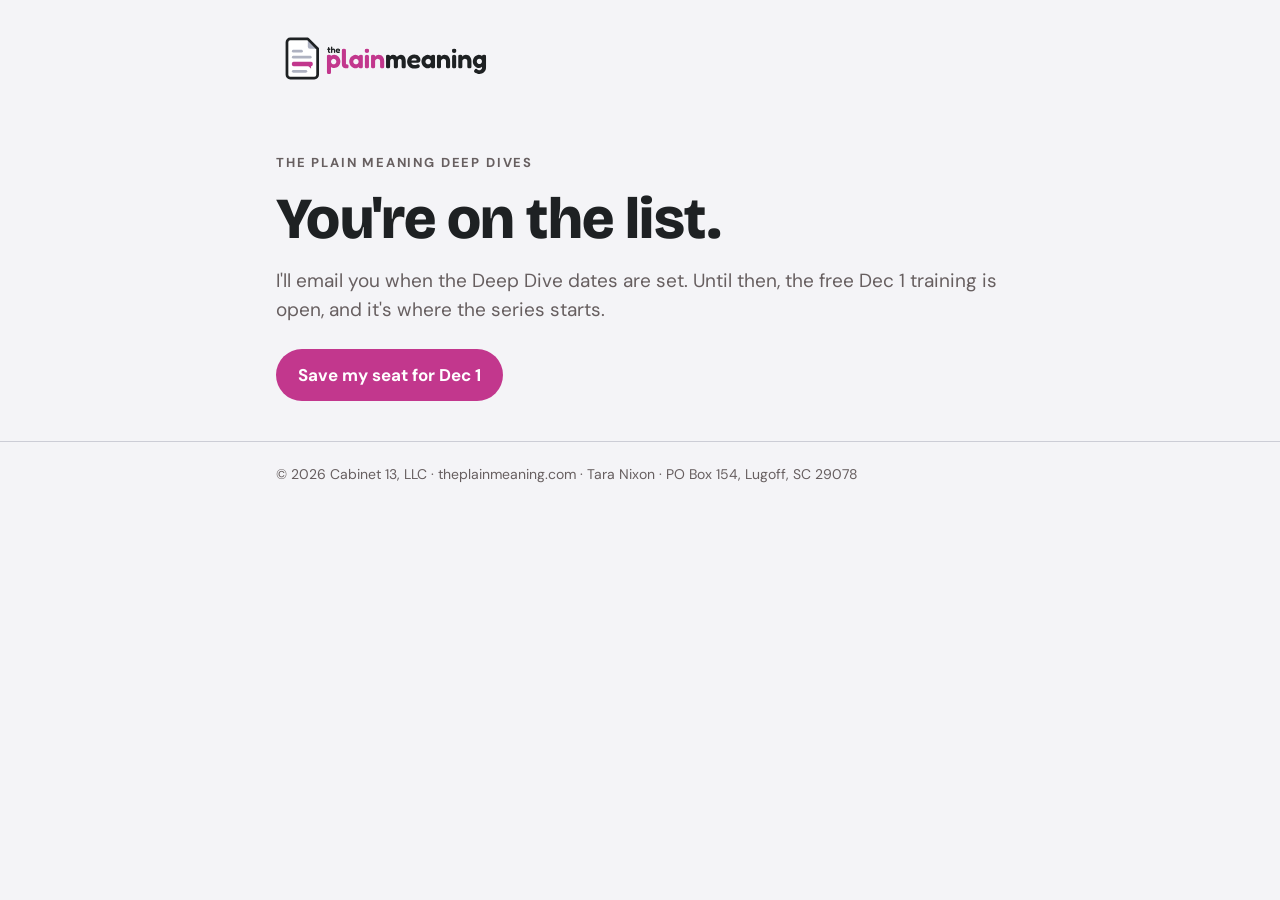
<file: confirmed/index.html>
<!doctype html>
<html lang="en">
<head>
<meta charset="utf-8">
<meta name="viewport" content="width=device-width, initial-scale=1">
<title>You're on the list · The Plain Meaning</title>
<meta name="robots" content="noindex">
<meta name="theme-color" content="#F4F4F7">
<link rel="icon" href="/assets/favicon.svg" type="image/svg+xml">
<link rel="apple-touch-icon" href="/assets/icon-avatar.png">
<style>
/* Self-hosted 2026-10-19 from Google Fonts (SIL Open Font License). No request to Google. */
/* latin-ext */
@font-face {
  font-family: 'Bricolage Grotesque';
  font-style: normal;
  font-weight: 700;
  font-stretch: 100%;
  font-display: swap;
  src: url(/assets/fonts/bricolage-grotesque-700-latin-ext.woff2) format('woff2');
  unicode-range: U+0100-02BA, U+02BD-02C5, U+02C7-02CC, U+02CE-02D7, U+02DD-02FF, U+0304, U+0308, U+0329, U+1D00-1DBF, U+1E00-1E9F, U+1EF2-1EFF, U+2020, U+20A0-20AB, U+20AD-20C4, U+2113, U+2C60-2C7F, U+A720-A7FF;
}
/* latin */
@font-face {
  font-family: 'Bricolage Grotesque';
  font-style: normal;
  font-weight: 700;
  font-stretch: 100%;
  font-display: swap;
  src: url(/assets/fonts/bricolage-grotesque-700-latin.woff2) format('woff2');
  unicode-range: U+0000-00FF, U+0131, U+0152-0153, U+02BB-02BC, U+02C6, U+02DA, U+02DC, U+0304, U+0308, U+0329, U+2000-206F, U+20AC, U+2122, U+2191, U+2193, U+2212, U+2215, U+FEFF, U+FFFD;
}
/* latin-ext */
@font-face {
  font-family: 'Bricolage Grotesque';
  font-style: normal;
  font-weight: 800;
  font-stretch: 100%;
  font-display: swap;
  src: url(/assets/fonts/bricolage-grotesque-800-latin-ext.woff2) format('woff2');
  unicode-range: U+0100-02BA, U+02BD-02C5, U+02C7-02CC, U+02CE-02D7, U+02DD-02FF, U+0304, U+0308, U+0329, U+1D00-1DBF, U+1E00-1E9F, U+1EF2-1EFF, U+2020, U+20A0-20AB, U+20AD-20C4, U+2113, U+2C60-2C7F, U+A720-A7FF;
}
/* latin */
@font-face {
  font-family: 'Bricolage Grotesque';
  font-style: normal;
  font-weight: 800;
  font-stretch: 100%;
  font-display: swap;
  src: url(/assets/fonts/bricolage-grotesque-800-latin.woff2) format('woff2');
  unicode-range: U+0000-00FF, U+0131, U+0152-0153, U+02BB-02BC, U+02C6, U+02DA, U+02DC, U+0304, U+0308, U+0329, U+2000-206F, U+20AC, U+2122, U+2191, U+2193, U+2212, U+2215, U+FEFF, U+FFFD;
}
/* latin-ext */
@font-face {
  font-family: 'DM Sans';
  font-style: normal;
  font-weight: 400;
  font-display: swap;
  src: url(/assets/fonts/dm-sans-400-latin-ext.woff2) format('woff2');
  unicode-range: U+0100-02BA, U+02BD-02C5, U+02C7-02CC, U+02CE-02D7, U+02DD-02FF, U+0304, U+0308, U+0329, U+1D00-1DBF, U+1E00-1E9F, U+1EF2-1EFF, U+2020, U+20A0-20AB, U+20AD-20C4, U+2113, U+2C60-2C7F, U+A720-A7FF;
}
/* latin */
@font-face {
  font-family: 'DM Sans';
  font-style: normal;
  font-weight: 400;
  font-display: swap;
  src: url(/assets/fonts/dm-sans-400-latin.woff2) format('woff2');
  unicode-range: U+0000-00FF, U+0131, U+0152-0153, U+02BB-02BC, U+02C6, U+02DA, U+02DC, U+0304, U+0308, U+0329, U+2000-206F, U+20AC, U+2122, U+2191, U+2193, U+2212, U+2215, U+FEFF, U+FFFD;
}
/* latin-ext */
@font-face {
  font-family: 'DM Sans';
  font-style: normal;
  font-weight: 500;
  font-display: swap;
  src: url(/assets/fonts/dm-sans-500-latin-ext.woff2) format('woff2');
  unicode-range: U+0100-02BA, U+02BD-02C5, U+02C7-02CC, U+02CE-02D7, U+02DD-02FF, U+0304, U+0308, U+0329, U+1D00-1DBF, U+1E00-1E9F, U+1EF2-1EFF, U+2020, U+20A0-20AB, U+20AD-20C4, U+2113, U+2C60-2C7F, U+A720-A7FF;
}
/* latin */
@font-face {
  font-family: 'DM Sans';
  font-style: normal;
  font-weight: 500;
  font-display: swap;
  src: url(/assets/fonts/dm-sans-500-latin.woff2) format('woff2');
  unicode-range: U+0000-00FF, U+0131, U+0152-0153, U+02BB-02BC, U+02C6, U+02DA, U+02DC, U+0304, U+0308, U+0329, U+2000-206F, U+20AC, U+2122, U+2191, U+2193, U+2212, U+2215, U+FEFF, U+FFFD;
}
/* latin-ext */
@font-face {
  font-family: 'DM Sans';
  font-style: normal;
  font-weight: 600;
  font-display: swap;
  src: url(/assets/fonts/dm-sans-600-latin-ext.woff2) format('woff2');
  unicode-range: U+0100-02BA, U+02BD-02C5, U+02C7-02CC, U+02CE-02D7, U+02DD-02FF, U+0304, U+0308, U+0329, U+1D00-1DBF, U+1E00-1E9F, U+1EF2-1EFF, U+2020, U+20A0-20AB, U+20AD-20C4, U+2113, U+2C60-2C7F, U+A720-A7FF;
}
/* latin */
@font-face {
  font-family: 'DM Sans';
  font-style: normal;
  font-weight: 600;
  font-display: swap;
  src: url(/assets/fonts/dm-sans-600-latin.woff2) format('woff2');
  unicode-range: U+0000-00FF, U+0131, U+0152-0153, U+02BB-02BC, U+02C6, U+02DA, U+02DC, U+0304, U+0308, U+0329, U+2000-206F, U+20AC, U+2122, U+2191, U+2193, U+2212, U+2215, U+FEFF, U+FFFD;
}
/* latin-ext */
@font-face {
  font-family: 'DM Sans';
  font-style: normal;
  font-weight: 700;
  font-display: swap;
  src: url(/assets/fonts/dm-sans-700-latin-ext.woff2) format('woff2');
  unicode-range: U+0100-02BA, U+02BD-02C5, U+02C7-02CC, U+02CE-02D7, U+02DD-02FF, U+0304, U+0308, U+0329, U+1D00-1DBF, U+1E00-1E9F, U+1EF2-1EFF, U+2020, U+20A0-20AB, U+20AD-20C4, U+2113, U+2C60-2C7F, U+A720-A7FF;
}
/* latin */
@font-face {
  font-family: 'DM Sans';
  font-style: normal;
  font-weight: 700;
  font-display: swap;
  src: url(/assets/fonts/dm-sans-700-latin.woff2) format('woff2');
  unicode-range: U+0000-00FF, U+0131, U+0152-0153, U+02BB-02BC, U+02C6, U+02DA, U+02DC, U+0304, U+0308, U+0329, U+2000-206F, U+20AC, U+2122, U+2191, U+2193, U+2212, U+2215, U+FEFF, U+FFFD;
}

:root{
  --rhodo:#C2378D; --ink:#1E2123; --paper:#F4F4F7; --iridium:#3E3C3B;
  --chiv:#AEB2C1; --hl:#F3CDE3; --plum:#675F60; --snow:#CCCDD6; --white:#FFFFFF;
  --display:'Bricolage Grotesque',system-ui,-apple-system,'Segoe UI',sans-serif;
  --body:'DM Sans',system-ui,-apple-system,'Segoe UI',sans-serif;
}
*,*::before,*::after{box-sizing:border-box}
html{-webkit-text-size-adjust:100%}
body{margin:0;background:var(--paper);color:var(--ink);font-family:var(--body);font-size:17px;line-height:1.55}
img{max-width:100%;height:auto;display:block}
a{color:var(--ink)}
a:hover{color:var(--rhodo)}
:focus-visible{outline:3px solid var(--rhodo);outline-offset:3px;border-radius:4px}
h1,h2,p{margin:0}
.wrap{max-width:760px;margin:0 auto;padding:0 max(16px,env(safe-area-inset-left,0px))}
header{padding:28px 0 0}
header img{width:220px}
.hero{padding:56px 0 40px;display:flex;flex-direction:column;gap:16px}
.eyebrow{font-size:13px;font-weight:700;letter-spacing:.14em;text-transform:uppercase;color:var(--plum)}
h1{font-family:var(--display);font-weight:800;font-size:clamp(36px,6.4vw,58px);line-height:1.04;letter-spacing:-.01em;text-wrap:balance}
.lede{font-size:19px;color:var(--plum);max-width:56ch}
.soon{display:inline-block;align-self:flex-start;background:var(--hl);color:var(--ink);font-weight:700;font-size:14px;padding:6px 12px;border-radius:999px}
.event{background:var(--iridium);color:var(--paper);border-radius:18px;padding:28px;display:flex;flex-direction:column;gap:10px}
.event .when{font-size:13px;font-weight:700;letter-spacing:.12em;text-transform:uppercase;color:var(--chiv)}
.event h2{font-family:var(--display);font-weight:800;font-size:clamp(26px,3.6vw,34px);line-height:1.1}
.event p{color:var(--snow)}
.btn{align-self:flex-start;margin-top:8px;display:inline-block;background:var(--rhodo);color:var(--white);font-weight:700;text-decoration:none;padding:13px 22px;border-radius:999px;min-height:44px}
.btn:hover{background:var(--white);color:var(--ink)}
.series{padding:56px 0 8px;display:flex;flex-direction:column;gap:14px}
.series h2{font-family:var(--display);font-weight:800;font-size:clamp(28px,4.4vw,40px);line-height:1.08;text-wrap:balance}
.dives{list-style:none;margin:10px 0 0;padding:0;display:grid;gap:14px;counter-reset:dd}
.dives li{counter-increment:dd;background:var(--white);border:1px solid var(--snow);border-radius:14px;padding:20px 22px 20px 64px;position:relative}
.dives li::before{content:counter(dd);position:absolute;left:20px;top:18px;width:30px;height:30px;border-radius:50%;background:var(--ink);color:var(--paper);font-weight:700;font-size:14px;display:grid;place-items:center}
.dives h3{font-family:var(--display);font-weight:800;font-size:21px;margin:0 0 4px}
.dives .promise{font-weight:700;margin-bottom:6px}
.dives p{font-size:16px}
.dives p:not(.promise){color:var(--plum)}
.signup{margin-top:12px;background:var(--hl);border-radius:16px;padding:22px 24px}
.signup label{display:block;font-weight:700;margin-bottom:8px}
.signup .row{display:flex;flex-wrap:wrap;gap:10px}
.signup input{flex:1 1 240px;min-height:48px;border:2px solid var(--ink);border-radius:999px;padding:0 18px;font:inherit;background:var(--white)}
.signup .btn{margin-top:0;border:0;cursor:pointer;font:inherit;font-weight:700}
.signup .fine{font-size:14px;color:var(--ink);margin-top:10px}
@media (max-width:520px){.dives li{padding:56px 18px 18px}.dives li::before{top:16px;left:18px}}
.disclaimer{margin:40px 0;background:var(--white);border:2px solid var(--ink);border-radius:14px;padding:22px 24px}
.disclaimer strong{display:block;font-family:var(--display);font-weight:800;font-size:20px;margin-bottom:6px}
.disclaimer p{font-size:15.5px;color:var(--plum)}
footer{border-top:1px solid var(--snow);padding:22px 0 40px;font-size:14px;color:var(--plum)}
.small{padding:64px 0 40px;display:flex;flex-direction:column;gap:16px}
</style>
</head>
<body>
<header><div class="wrap">
  <a href="/"><img src="/assets/logo-primary.svg" alt="The Plain Meaning" width="1004" height="280"></a>
</div></header>
<main class="wrap"><section class="small">
    <span class="eyebrow">The Plain Meaning Deep Dives</span>
    <h1>You're on the list.</h1>
    <p class="lede">I'll email you when the Deep Dive dates are set. Until then, the free Dec 1 training is open, and it's where the series starts.</p>
    <a class="btn" href="https://callingtoclarity.com/webinars/legal-must-dos/">Save my seat for Dec 1</a>
</section></main>
<footer><div class="wrap">© 2026 Cabinet 13, LLC · theplainmeaning.com · Tara Nixon · PO Box 154, Lugoff, SC 29078</div></footer>
</body>
</html>
</file>
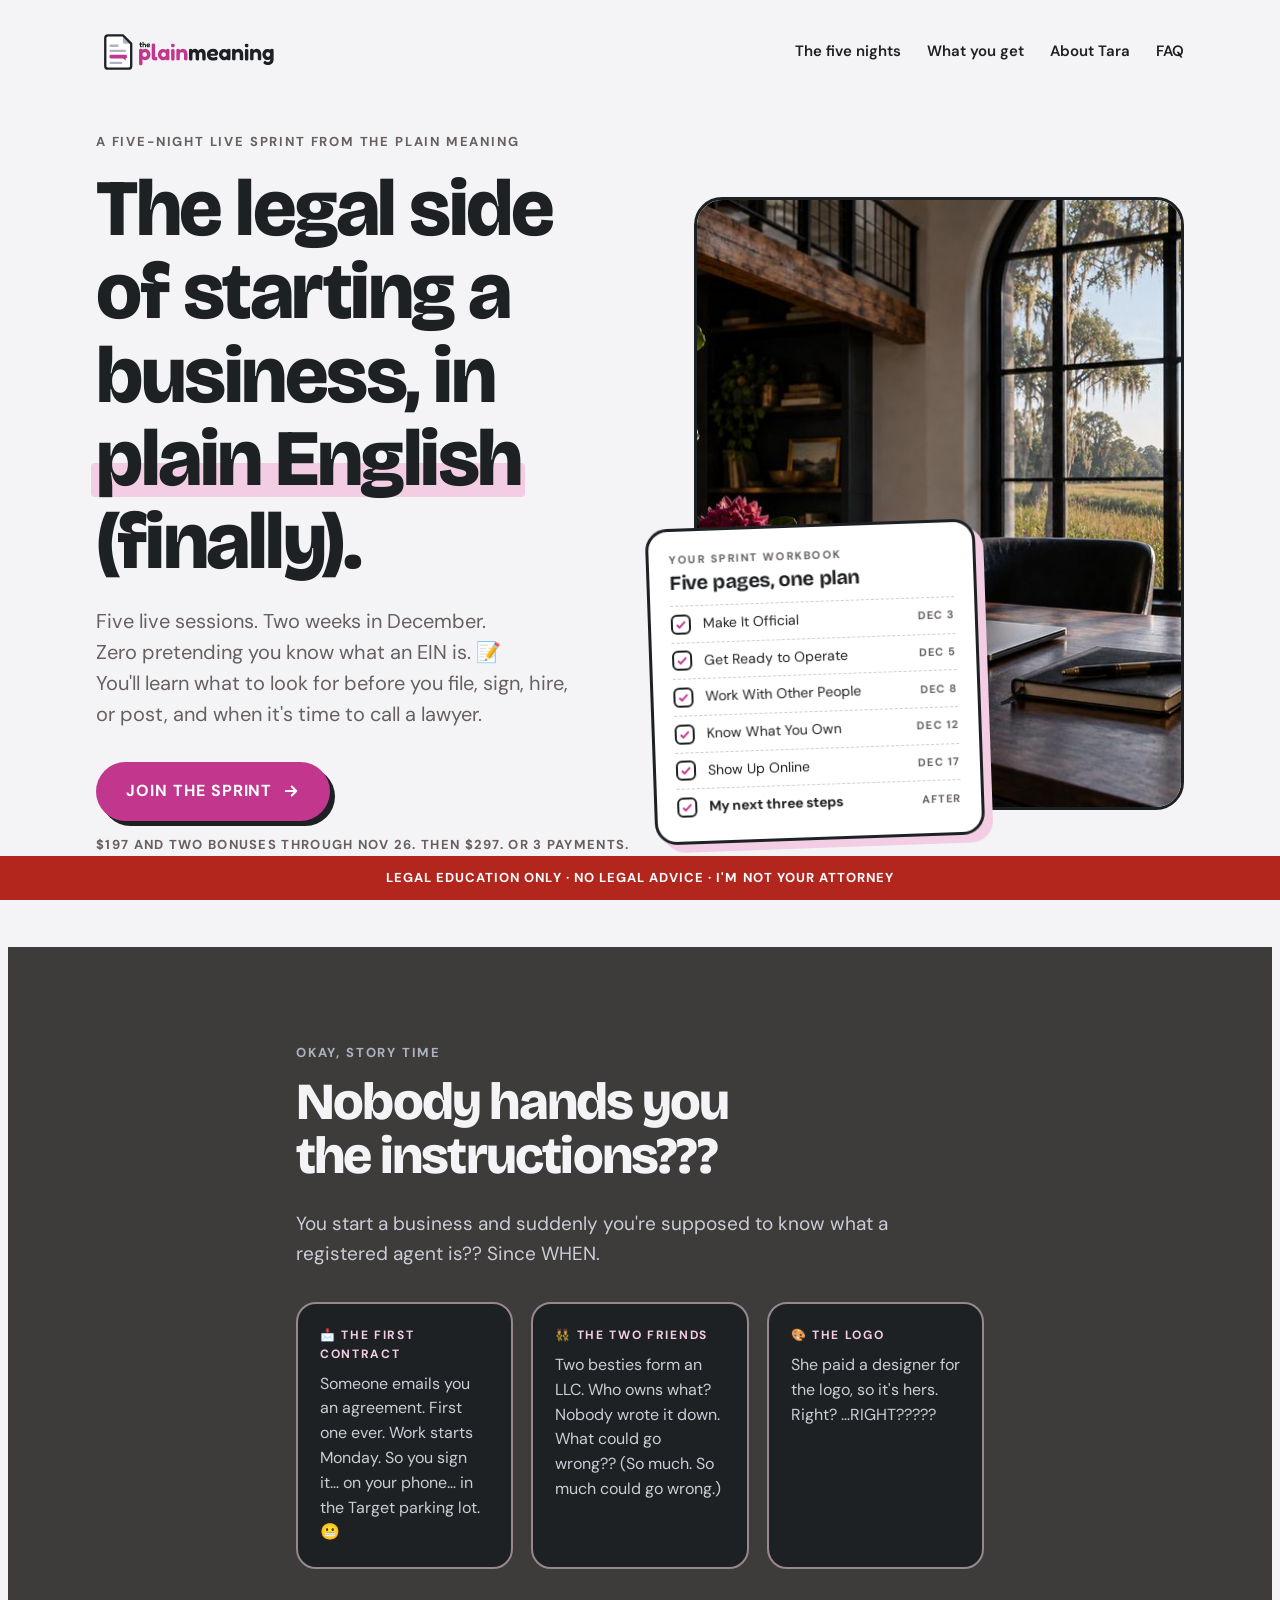
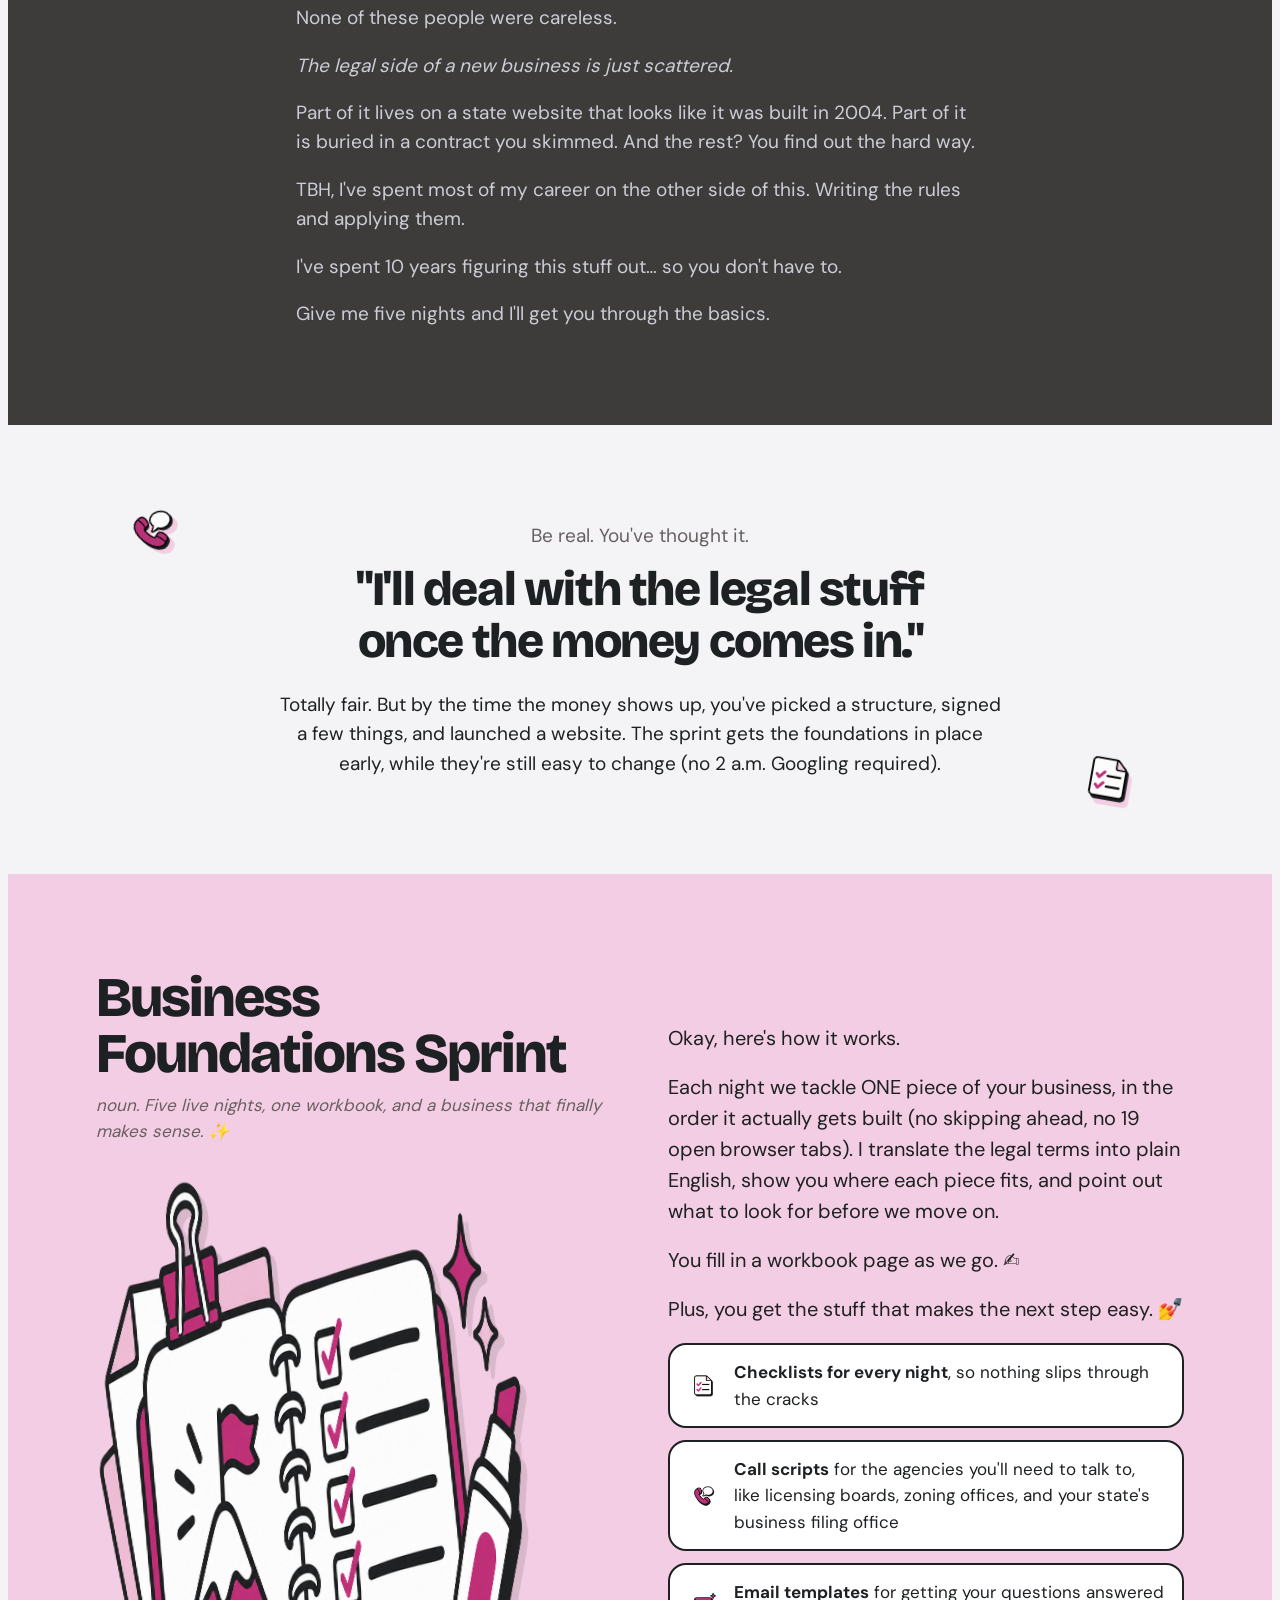
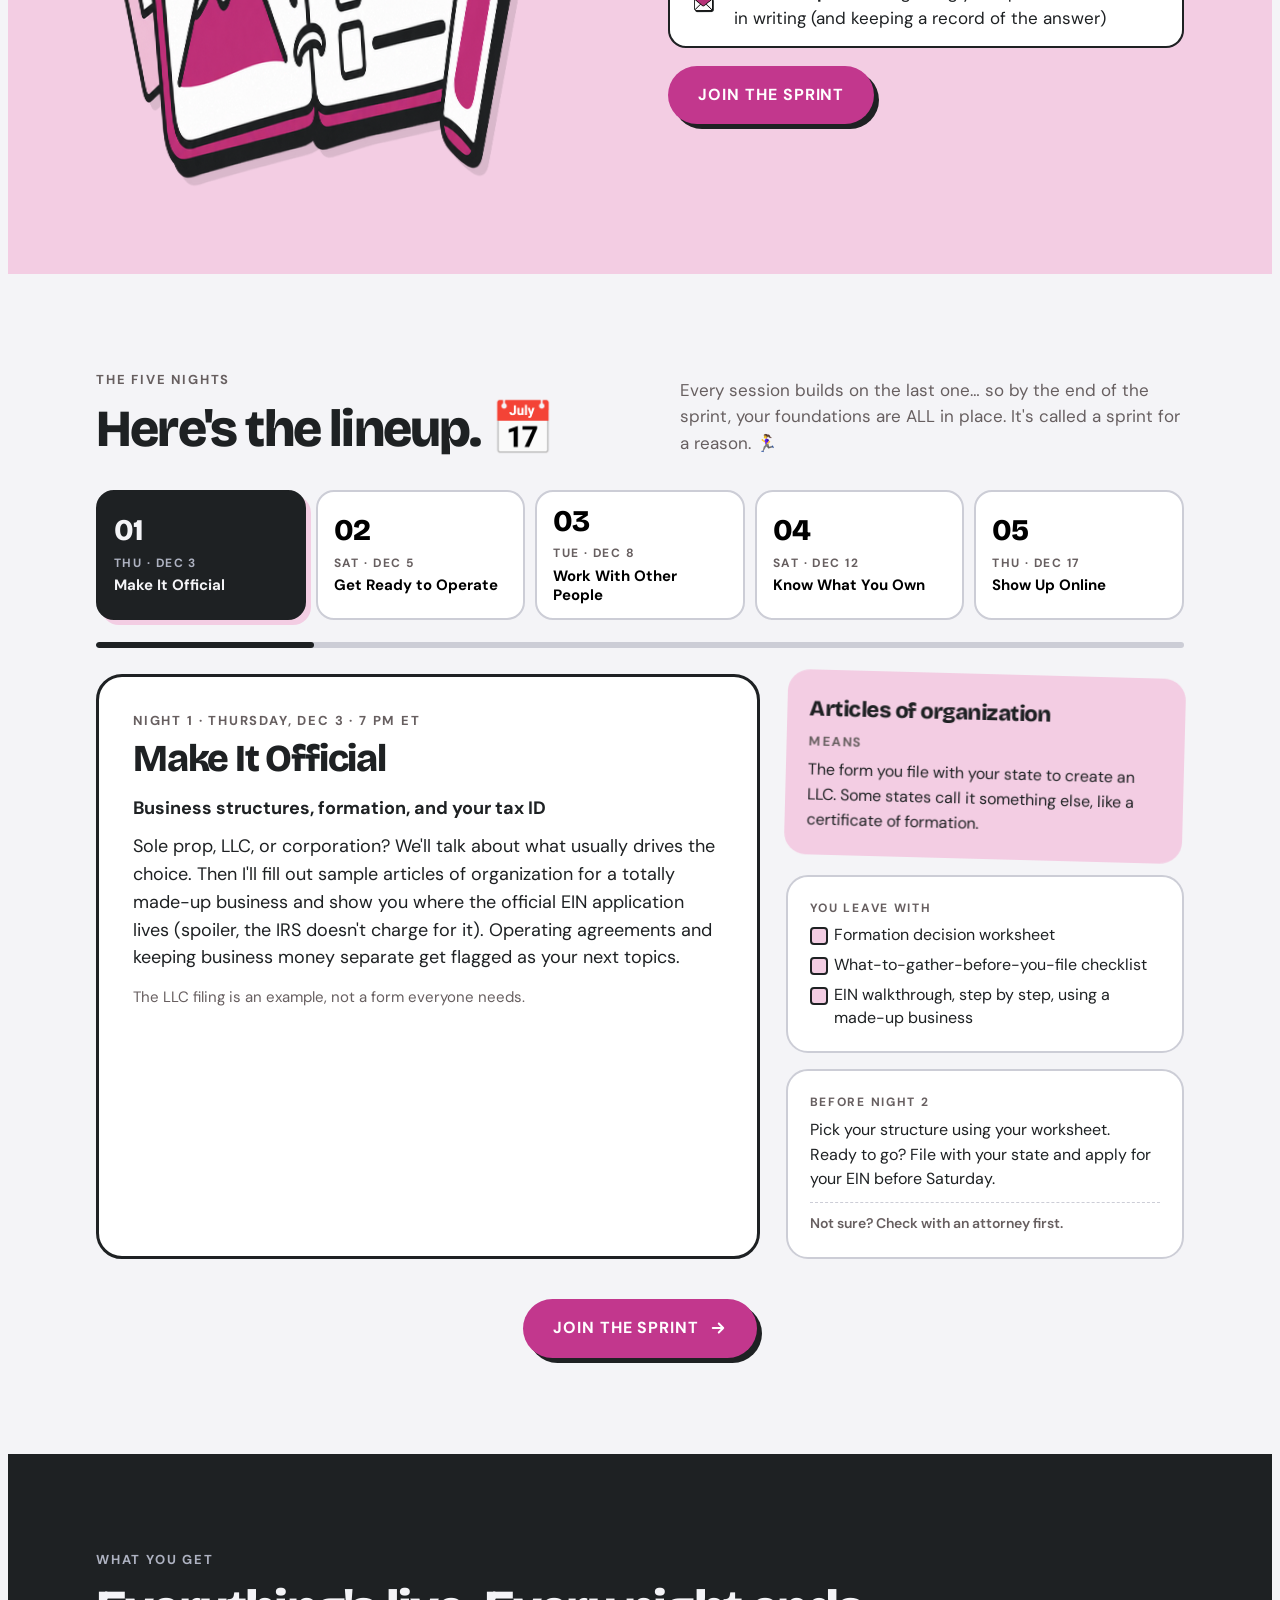
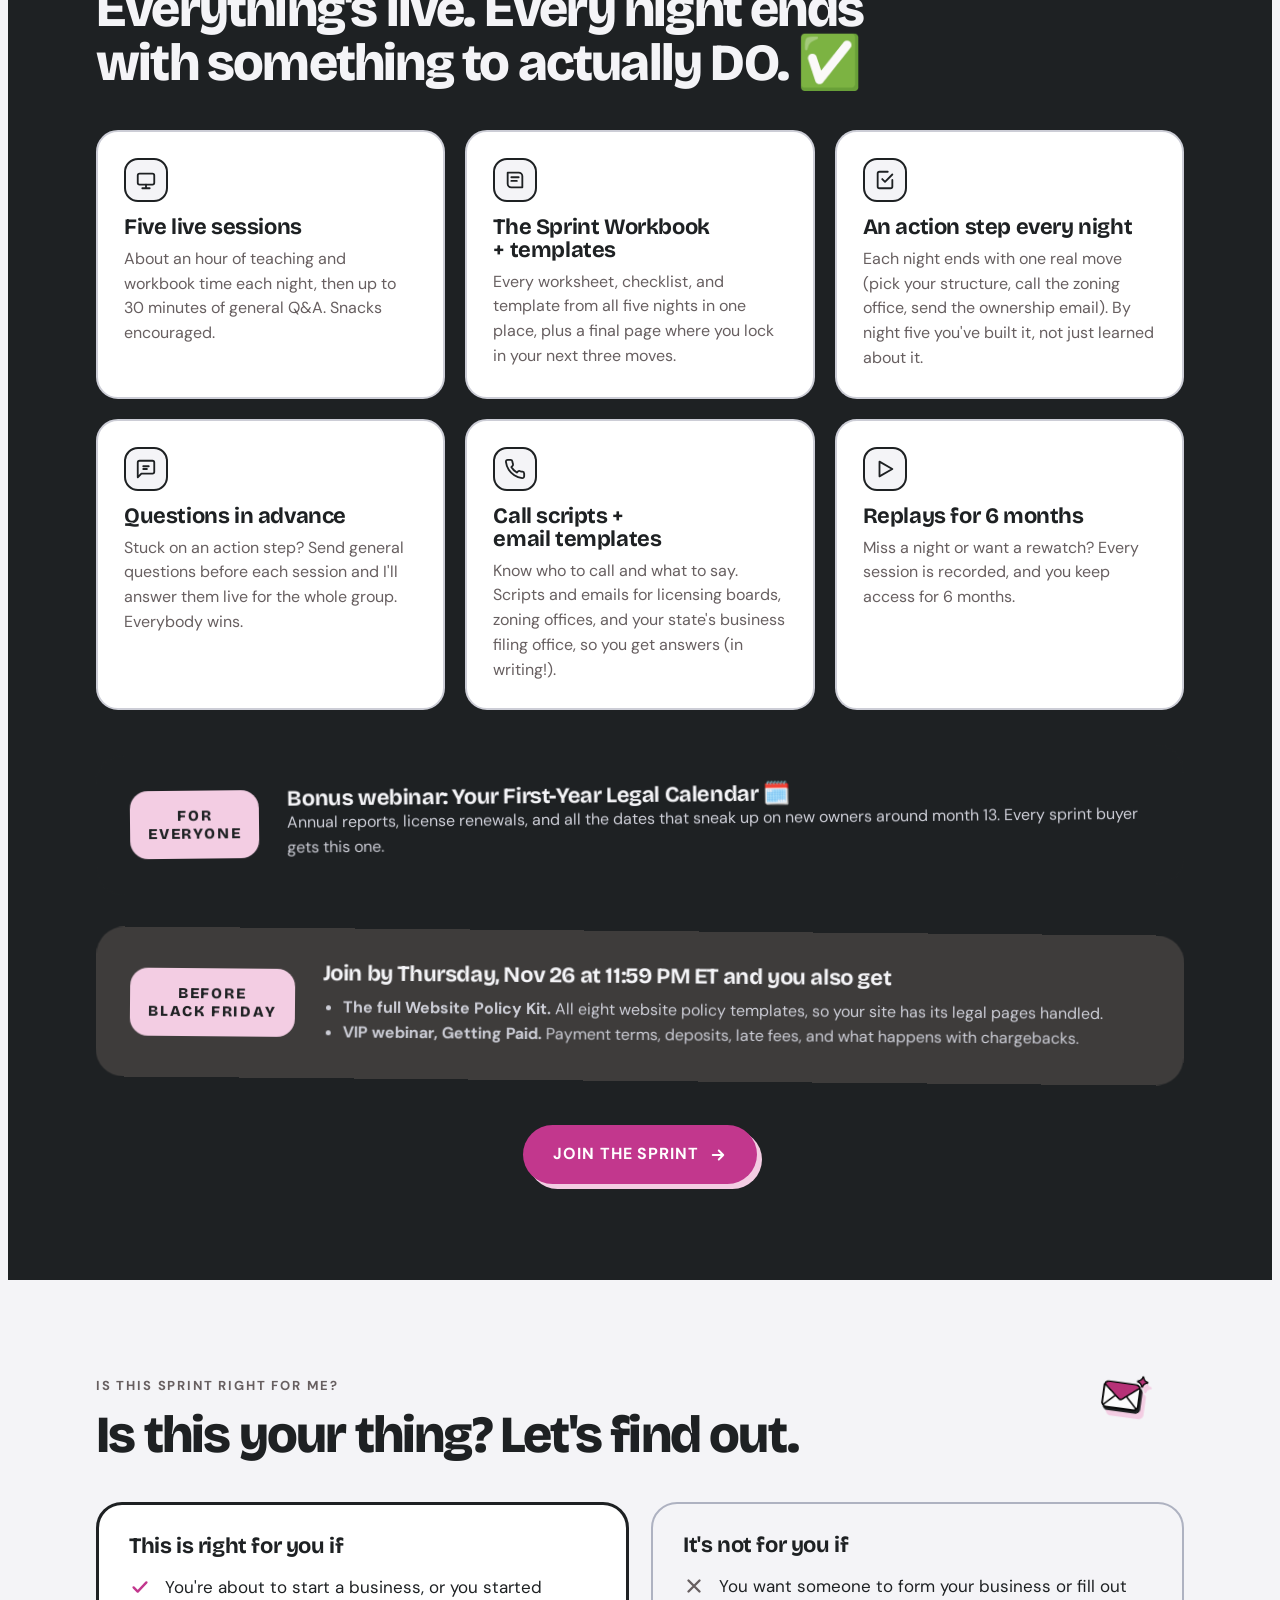
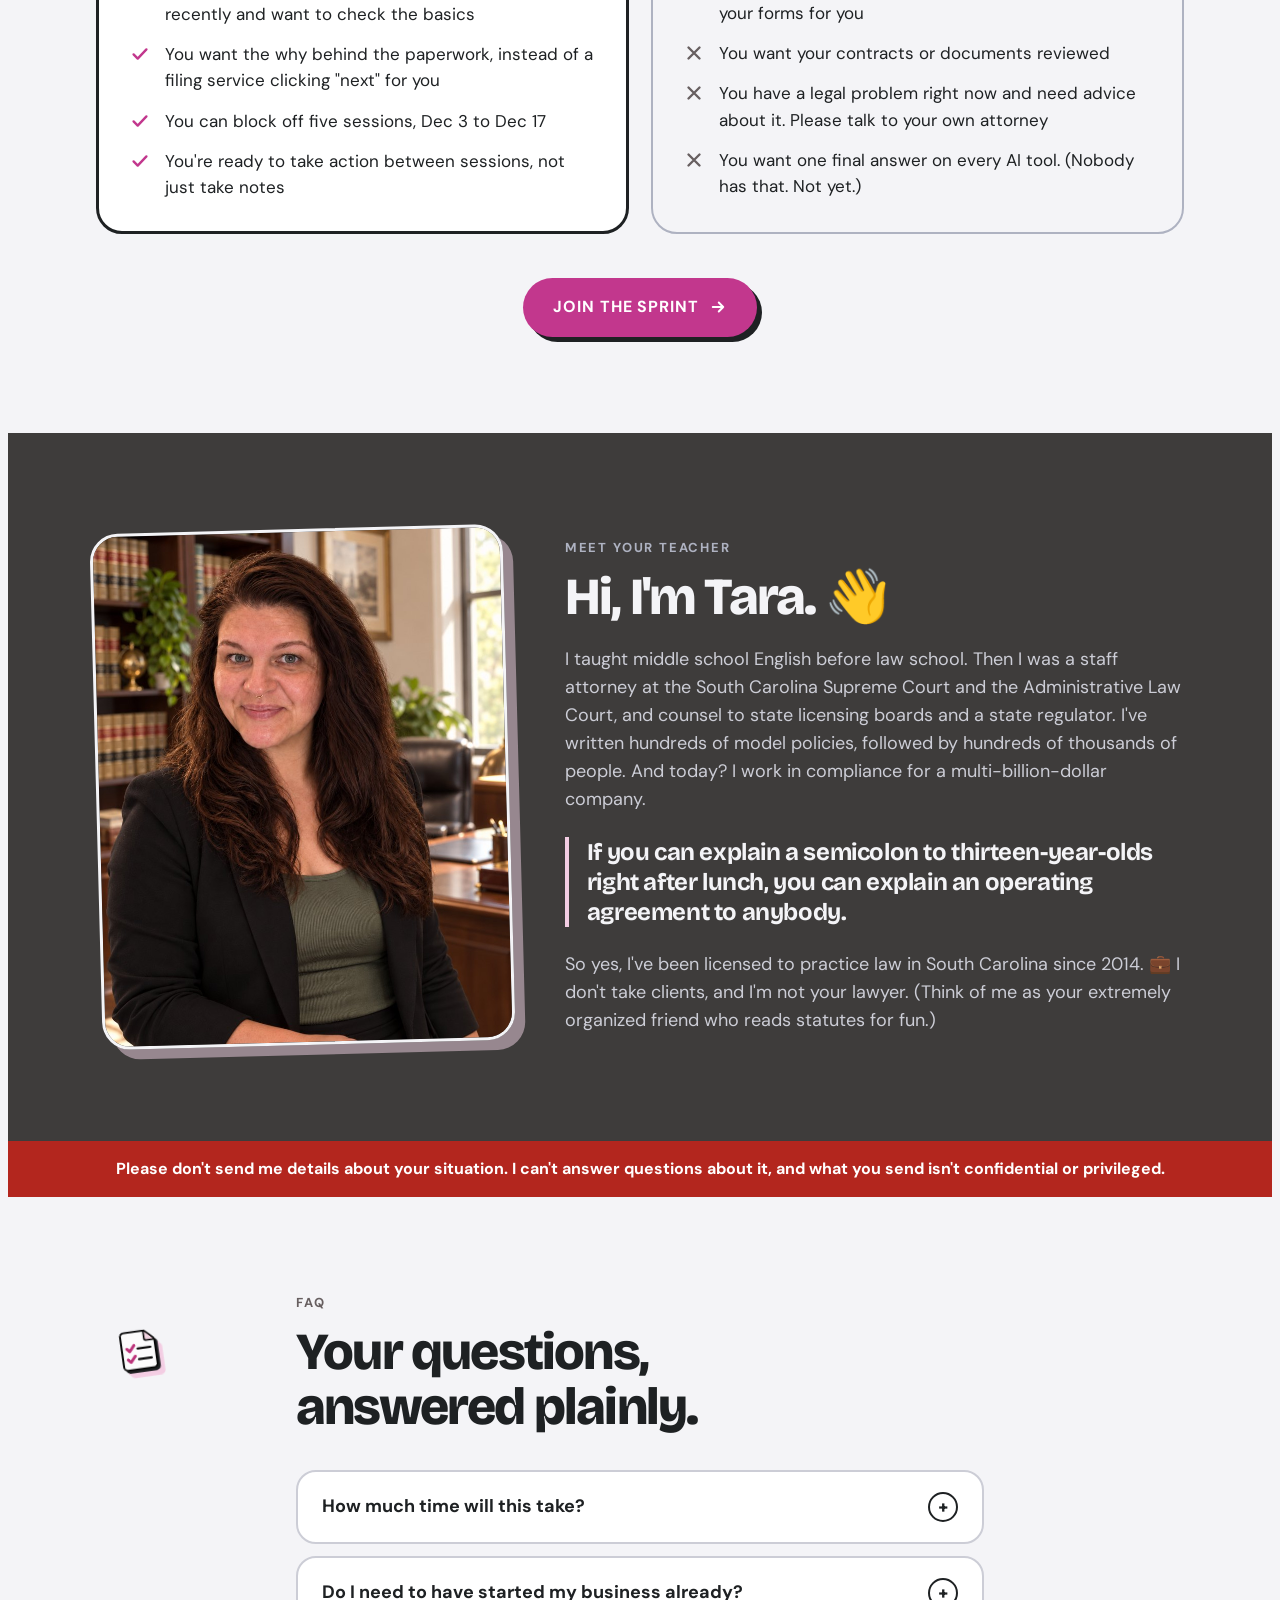
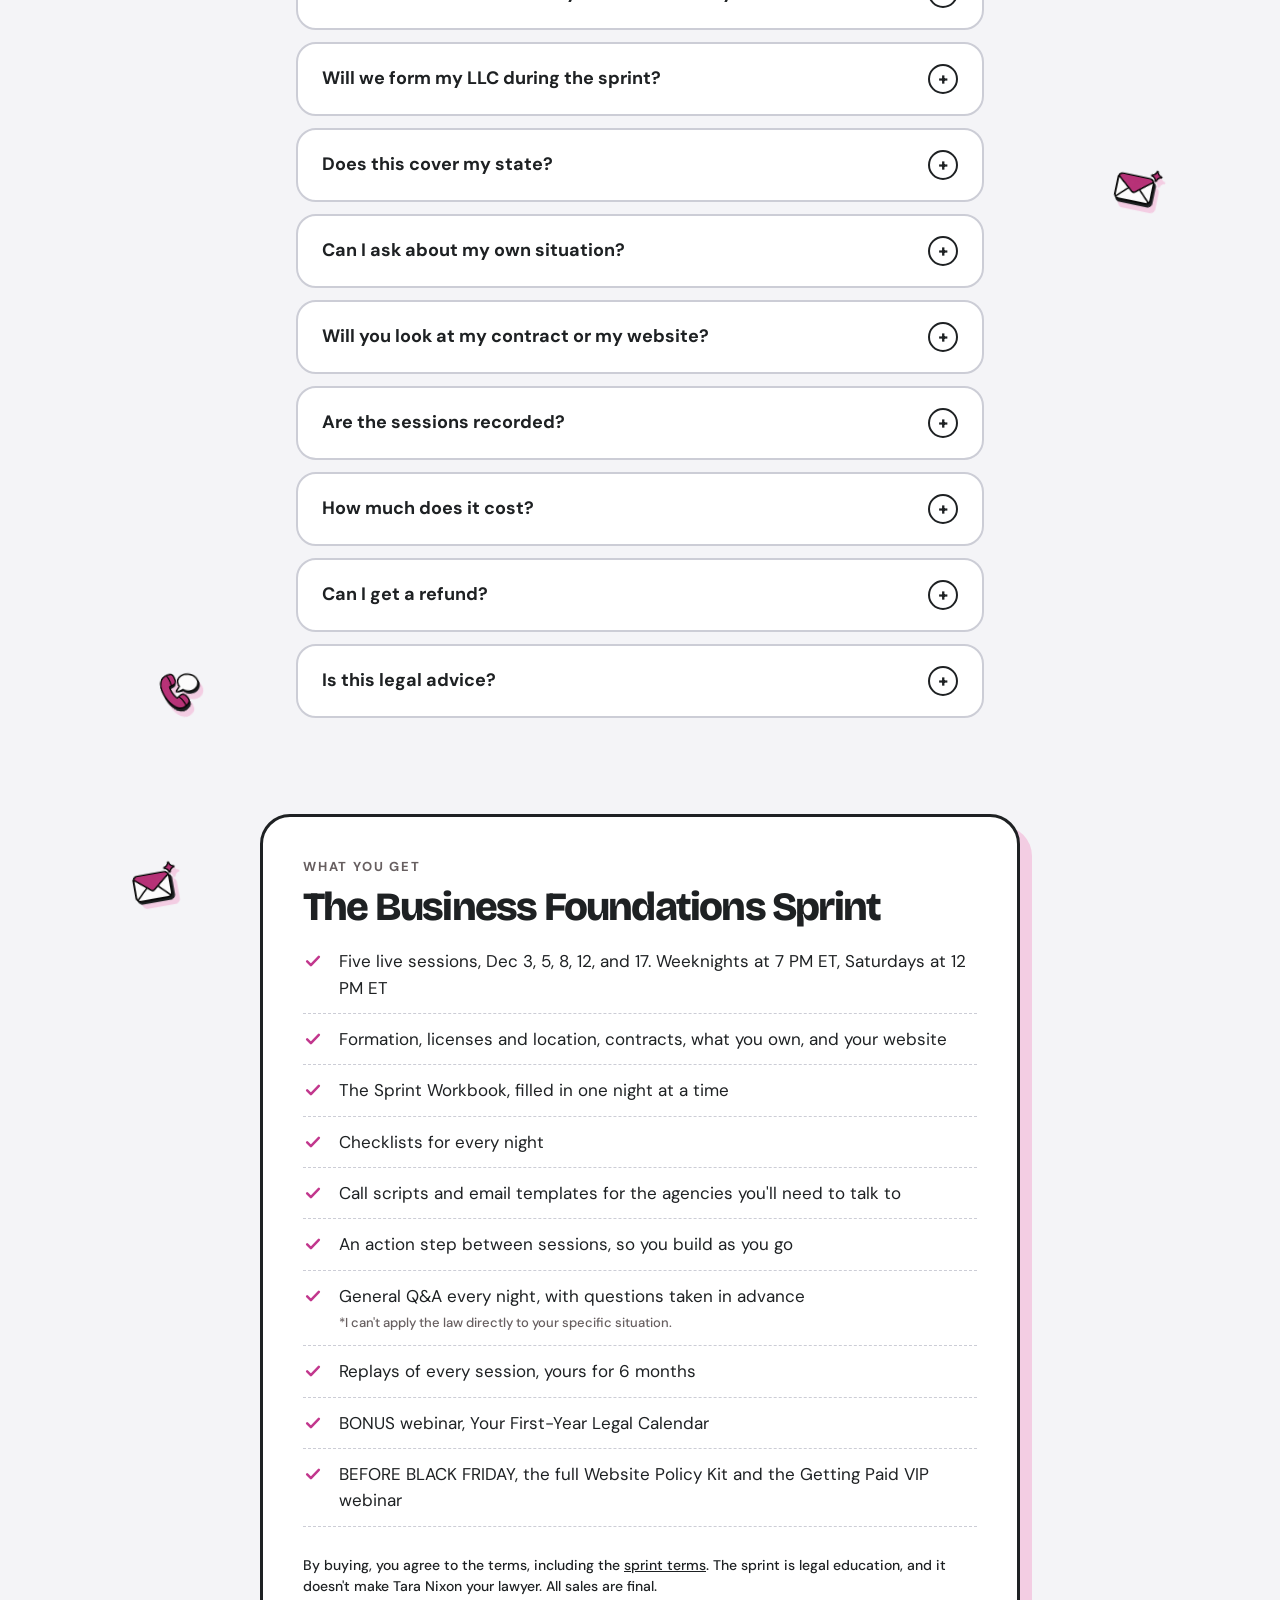
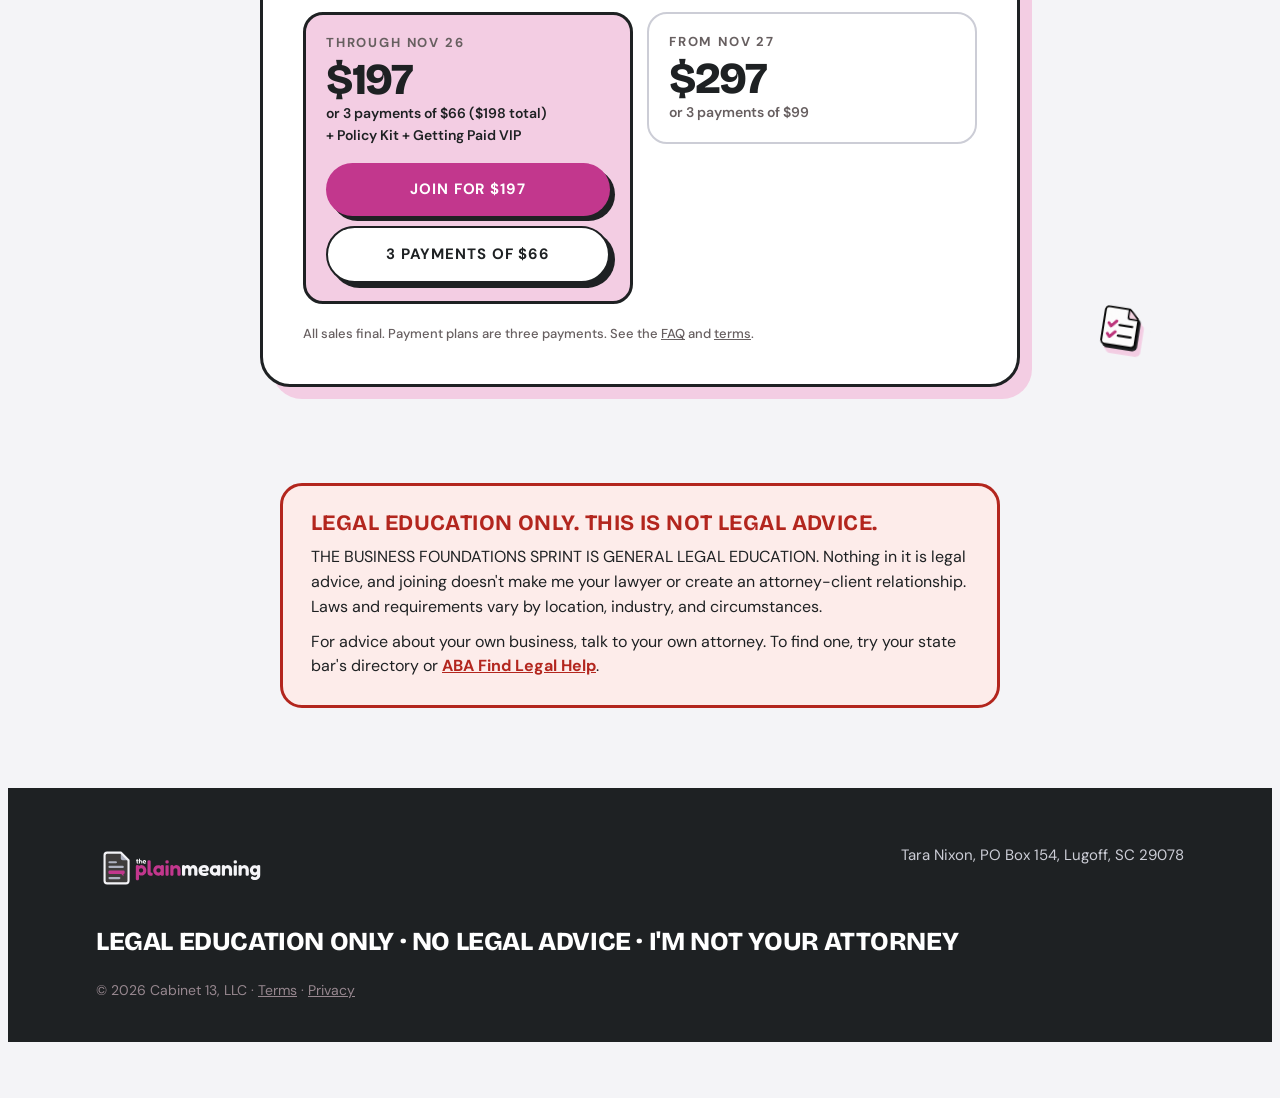
<file: deep-dives/index.html>
<!doctype html>
<html lang="en">
<head>
<meta charset="utf-8">
<meta name="viewport" content="width=device-width, initial-scale=1">
<title>Business Foundations Sprint | The Plain Meaning</title>
<meta name="robots" content="noindex, follow">
<link rel="canonical" href="https://theplainmeaning.com/2027sprint/">
<meta http-equiv="refresh" content="0; url=/2027sprint/">
<link rel="icon" href="/assets/img/favicon.svg" type="image/svg+xml">
<script>location.replace('/2027sprint/' + location.hash);</script>
</head>
<body>
<p><a href="/2027sprint/">The Business Foundations Sprint</a></p>
</body>
</html>
</file>
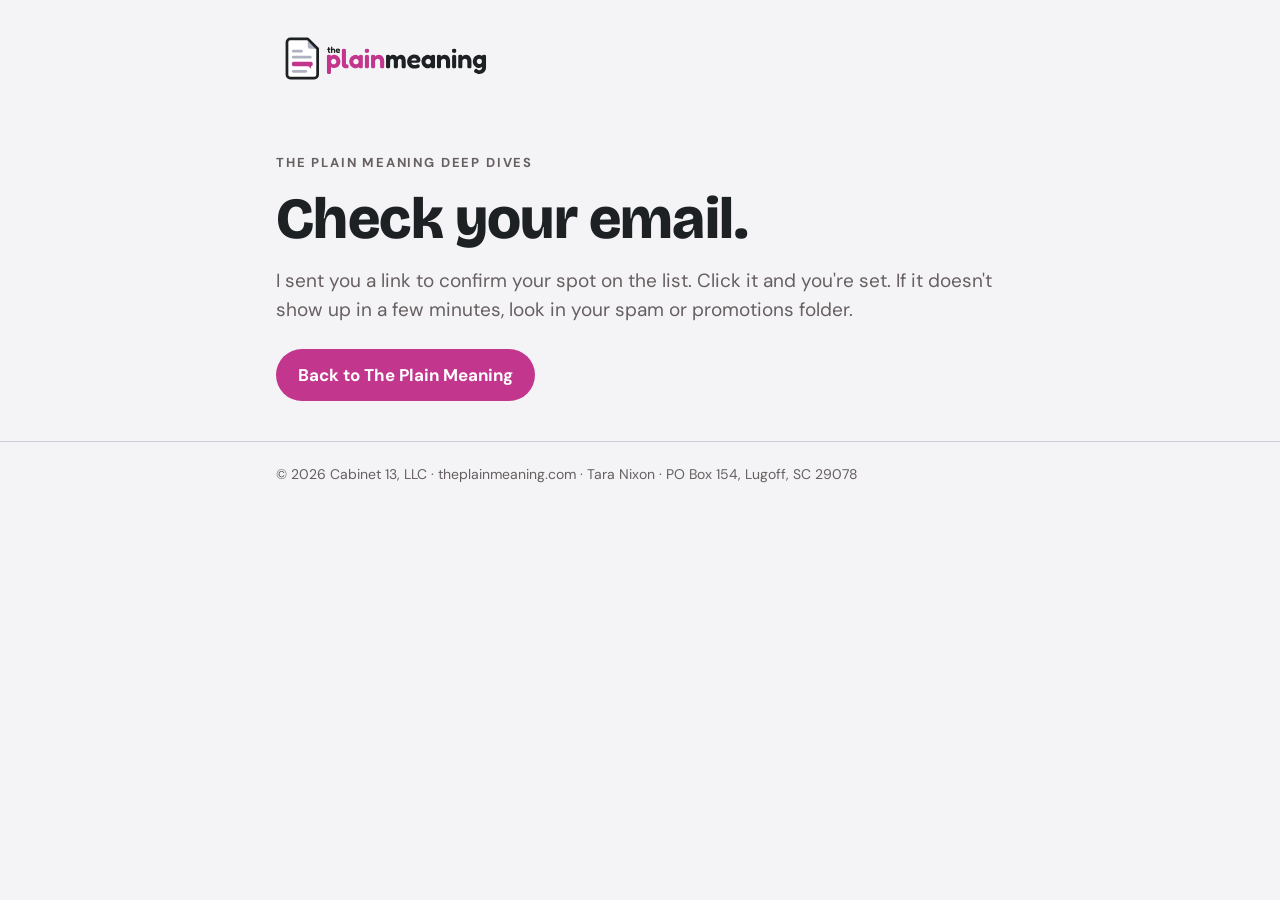
<file: thanks/index.html>
<!doctype html>
<html lang="en">
<head>
<meta charset="utf-8">
<meta name="viewport" content="width=device-width, initial-scale=1">
<title>Check your email · The Plain Meaning</title>
<meta name="robots" content="noindex">
<meta name="theme-color" content="#F4F4F7">
<link rel="icon" href="/assets/favicon.svg" type="image/svg+xml">
<link rel="apple-touch-icon" href="/assets/icon-avatar.png">
<style>
/* Self-hosted 2026-10-19 from Google Fonts (SIL Open Font License). No request to Google. */
/* latin-ext */
@font-face {
  font-family: 'Bricolage Grotesque';
  font-style: normal;
  font-weight: 700;
  font-stretch: 100%;
  font-display: swap;
  src: url(/assets/fonts/bricolage-grotesque-700-latin-ext.woff2) format('woff2');
  unicode-range: U+0100-02BA, U+02BD-02C5, U+02C7-02CC, U+02CE-02D7, U+02DD-02FF, U+0304, U+0308, U+0329, U+1D00-1DBF, U+1E00-1E9F, U+1EF2-1EFF, U+2020, U+20A0-20AB, U+20AD-20C4, U+2113, U+2C60-2C7F, U+A720-A7FF;
}
/* latin */
@font-face {
  font-family: 'Bricolage Grotesque';
  font-style: normal;
  font-weight: 700;
  font-stretch: 100%;
  font-display: swap;
  src: url(/assets/fonts/bricolage-grotesque-700-latin.woff2) format('woff2');
  unicode-range: U+0000-00FF, U+0131, U+0152-0153, U+02BB-02BC, U+02C6, U+02DA, U+02DC, U+0304, U+0308, U+0329, U+2000-206F, U+20AC, U+2122, U+2191, U+2193, U+2212, U+2215, U+FEFF, U+FFFD;
}
/* latin-ext */
@font-face {
  font-family: 'Bricolage Grotesque';
  font-style: normal;
  font-weight: 800;
  font-stretch: 100%;
  font-display: swap;
  src: url(/assets/fonts/bricolage-grotesque-800-latin-ext.woff2) format('woff2');
  unicode-range: U+0100-02BA, U+02BD-02C5, U+02C7-02CC, U+02CE-02D7, U+02DD-02FF, U+0304, U+0308, U+0329, U+1D00-1DBF, U+1E00-1E9F, U+1EF2-1EFF, U+2020, U+20A0-20AB, U+20AD-20C4, U+2113, U+2C60-2C7F, U+A720-A7FF;
}
/* latin */
@font-face {
  font-family: 'Bricolage Grotesque';
  font-style: normal;
  font-weight: 800;
  font-stretch: 100%;
  font-display: swap;
  src: url(/assets/fonts/bricolage-grotesque-800-latin.woff2) format('woff2');
  unicode-range: U+0000-00FF, U+0131, U+0152-0153, U+02BB-02BC, U+02C6, U+02DA, U+02DC, U+0304, U+0308, U+0329, U+2000-206F, U+20AC, U+2122, U+2191, U+2193, U+2212, U+2215, U+FEFF, U+FFFD;
}
/* latin-ext */
@font-face {
  font-family: 'DM Sans';
  font-style: normal;
  font-weight: 400;
  font-display: swap;
  src: url(/assets/fonts/dm-sans-400-latin-ext.woff2) format('woff2');
  unicode-range: U+0100-02BA, U+02BD-02C5, U+02C7-02CC, U+02CE-02D7, U+02DD-02FF, U+0304, U+0308, U+0329, U+1D00-1DBF, U+1E00-1E9F, U+1EF2-1EFF, U+2020, U+20A0-20AB, U+20AD-20C4, U+2113, U+2C60-2C7F, U+A720-A7FF;
}
/* latin */
@font-face {
  font-family: 'DM Sans';
  font-style: normal;
  font-weight: 400;
  font-display: swap;
  src: url(/assets/fonts/dm-sans-400-latin.woff2) format('woff2');
  unicode-range: U+0000-00FF, U+0131, U+0152-0153, U+02BB-02BC, U+02C6, U+02DA, U+02DC, U+0304, U+0308, U+0329, U+2000-206F, U+20AC, U+2122, U+2191, U+2193, U+2212, U+2215, U+FEFF, U+FFFD;
}
/* latin-ext */
@font-face {
  font-family: 'DM Sans';
  font-style: normal;
  font-weight: 500;
  font-display: swap;
  src: url(/assets/fonts/dm-sans-500-latin-ext.woff2) format('woff2');
  unicode-range: U+0100-02BA, U+02BD-02C5, U+02C7-02CC, U+02CE-02D7, U+02DD-02FF, U+0304, U+0308, U+0329, U+1D00-1DBF, U+1E00-1E9F, U+1EF2-1EFF, U+2020, U+20A0-20AB, U+20AD-20C4, U+2113, U+2C60-2C7F, U+A720-A7FF;
}
/* latin */
@font-face {
  font-family: 'DM Sans';
  font-style: normal;
  font-weight: 500;
  font-display: swap;
  src: url(/assets/fonts/dm-sans-500-latin.woff2) format('woff2');
  unicode-range: U+0000-00FF, U+0131, U+0152-0153, U+02BB-02BC, U+02C6, U+02DA, U+02DC, U+0304, U+0308, U+0329, U+2000-206F, U+20AC, U+2122, U+2191, U+2193, U+2212, U+2215, U+FEFF, U+FFFD;
}
/* latin-ext */
@font-face {
  font-family: 'DM Sans';
  font-style: normal;
  font-weight: 600;
  font-display: swap;
  src: url(/assets/fonts/dm-sans-600-latin-ext.woff2) format('woff2');
  unicode-range: U+0100-02BA, U+02BD-02C5, U+02C7-02CC, U+02CE-02D7, U+02DD-02FF, U+0304, U+0308, U+0329, U+1D00-1DBF, U+1E00-1E9F, U+1EF2-1EFF, U+2020, U+20A0-20AB, U+20AD-20C4, U+2113, U+2C60-2C7F, U+A720-A7FF;
}
/* latin */
@font-face {
  font-family: 'DM Sans';
  font-style: normal;
  font-weight: 600;
  font-display: swap;
  src: url(/assets/fonts/dm-sans-600-latin.woff2) format('woff2');
  unicode-range: U+0000-00FF, U+0131, U+0152-0153, U+02BB-02BC, U+02C6, U+02DA, U+02DC, U+0304, U+0308, U+0329, U+2000-206F, U+20AC, U+2122, U+2191, U+2193, U+2212, U+2215, U+FEFF, U+FFFD;
}
/* latin-ext */
@font-face {
  font-family: 'DM Sans';
  font-style: normal;
  font-weight: 700;
  font-display: swap;
  src: url(/assets/fonts/dm-sans-700-latin-ext.woff2) format('woff2');
  unicode-range: U+0100-02BA, U+02BD-02C5, U+02C7-02CC, U+02CE-02D7, U+02DD-02FF, U+0304, U+0308, U+0329, U+1D00-1DBF, U+1E00-1E9F, U+1EF2-1EFF, U+2020, U+20A0-20AB, U+20AD-20C4, U+2113, U+2C60-2C7F, U+A720-A7FF;
}
/* latin */
@font-face {
  font-family: 'DM Sans';
  font-style: normal;
  font-weight: 700;
  font-display: swap;
  src: url(/assets/fonts/dm-sans-700-latin.woff2) format('woff2');
  unicode-range: U+0000-00FF, U+0131, U+0152-0153, U+02BB-02BC, U+02C6, U+02DA, U+02DC, U+0304, U+0308, U+0329, U+2000-206F, U+20AC, U+2122, U+2191, U+2193, U+2212, U+2215, U+FEFF, U+FFFD;
}

:root{
  --rhodo:#C2378D; --ink:#1E2123; --paper:#F4F4F7; --iridium:#3E3C3B;
  --chiv:#AEB2C1; --hl:#F3CDE3; --plum:#675F60; --snow:#CCCDD6; --white:#FFFFFF;
  --display:'Bricolage Grotesque',system-ui,-apple-system,'Segoe UI',sans-serif;
  --body:'DM Sans',system-ui,-apple-system,'Segoe UI',sans-serif;
}
*,*::before,*::after{box-sizing:border-box}
html{-webkit-text-size-adjust:100%}
body{margin:0;background:var(--paper);color:var(--ink);font-family:var(--body);font-size:17px;line-height:1.55}
img{max-width:100%;height:auto;display:block}
a{color:var(--ink)}
a:hover{color:var(--rhodo)}
:focus-visible{outline:3px solid var(--rhodo);outline-offset:3px;border-radius:4px}
h1,h2,p{margin:0}
.wrap{max-width:760px;margin:0 auto;padding:0 max(16px,env(safe-area-inset-left,0px))}
header{padding:28px 0 0}
header img{width:220px}
.hero{padding:56px 0 40px;display:flex;flex-direction:column;gap:16px}
.eyebrow{font-size:13px;font-weight:700;letter-spacing:.14em;text-transform:uppercase;color:var(--plum)}
h1{font-family:var(--display);font-weight:800;font-size:clamp(36px,6.4vw,58px);line-height:1.04;letter-spacing:-.01em;text-wrap:balance}
.lede{font-size:19px;color:var(--plum);max-width:56ch}
.soon{display:inline-block;align-self:flex-start;background:var(--hl);color:var(--ink);font-weight:700;font-size:14px;padding:6px 12px;border-radius:999px}
.event{background:var(--iridium);color:var(--paper);border-radius:18px;padding:28px;display:flex;flex-direction:column;gap:10px}
.event .when{font-size:13px;font-weight:700;letter-spacing:.12em;text-transform:uppercase;color:var(--chiv)}
.event h2{font-family:var(--display);font-weight:800;font-size:clamp(26px,3.6vw,34px);line-height:1.1}
.event p{color:var(--snow)}
.btn{align-self:flex-start;margin-top:8px;display:inline-block;background:var(--rhodo);color:var(--white);font-weight:700;text-decoration:none;padding:13px 22px;border-radius:999px;min-height:44px}
.btn:hover{background:var(--white);color:var(--ink)}
.series{padding:56px 0 8px;display:flex;flex-direction:column;gap:14px}
.series h2{font-family:var(--display);font-weight:800;font-size:clamp(28px,4.4vw,40px);line-height:1.08;text-wrap:balance}
.dives{list-style:none;margin:10px 0 0;padding:0;display:grid;gap:14px;counter-reset:dd}
.dives li{counter-increment:dd;background:var(--white);border:1px solid var(--snow);border-radius:14px;padding:20px 22px 20px 64px;position:relative}
.dives li::before{content:counter(dd);position:absolute;left:20px;top:18px;width:30px;height:30px;border-radius:50%;background:var(--ink);color:var(--paper);font-weight:700;font-size:14px;display:grid;place-items:center}
.dives h3{font-family:var(--display);font-weight:800;font-size:21px;margin:0 0 4px}
.dives .promise{font-weight:700;margin-bottom:6px}
.dives p{font-size:16px}
.dives p:not(.promise){color:var(--plum)}
.signup{margin-top:12px;background:var(--hl);border-radius:16px;padding:22px 24px}
.signup label{display:block;font-weight:700;margin-bottom:8px}
.signup .row{display:flex;flex-wrap:wrap;gap:10px}
.signup input{flex:1 1 240px;min-height:48px;border:2px solid var(--ink);border-radius:999px;padding:0 18px;font:inherit;background:var(--white)}
.signup .btn{margin-top:0;border:0;cursor:pointer;font:inherit;font-weight:700}
.signup .fine{font-size:14px;color:var(--ink);margin-top:10px}
@media (max-width:520px){.dives li{padding:56px 18px 18px}.dives li::before{top:16px;left:18px}}
.disclaimer{margin:40px 0;background:var(--white);border:2px solid var(--ink);border-radius:14px;padding:22px 24px}
.disclaimer strong{display:block;font-family:var(--display);font-weight:800;font-size:20px;margin-bottom:6px}
.disclaimer p{font-size:15.5px;color:var(--plum)}
footer{border-top:1px solid var(--snow);padding:22px 0 40px;font-size:14px;color:var(--plum)}
.small{padding:64px 0 40px;display:flex;flex-direction:column;gap:16px}
</style>
</head>
<body>
<header><div class="wrap">
  <a href="/"><img src="/assets/logo-primary.svg" alt="The Plain Meaning" width="1004" height="280"></a>
</div></header>
<main class="wrap"><section class="small">
    <span class="eyebrow">The Plain Meaning Deep Dives</span>
    <h1>Check your email.</h1>
    <p class="lede">I sent you a link to confirm your spot on the list. Click it and you're set. If it doesn't show up in a few minutes, look in your spam or promotions folder.</p>
    <a class="btn" href="/">Back to The Plain Meaning</a>
</section></main>
<footer><div class="wrap">© 2026 Cabinet 13, LLC · theplainmeaning.com · Tara Nixon · PO Box 154, Lugoff, SC 29078</div></footer>
</body>
</html>
</file>
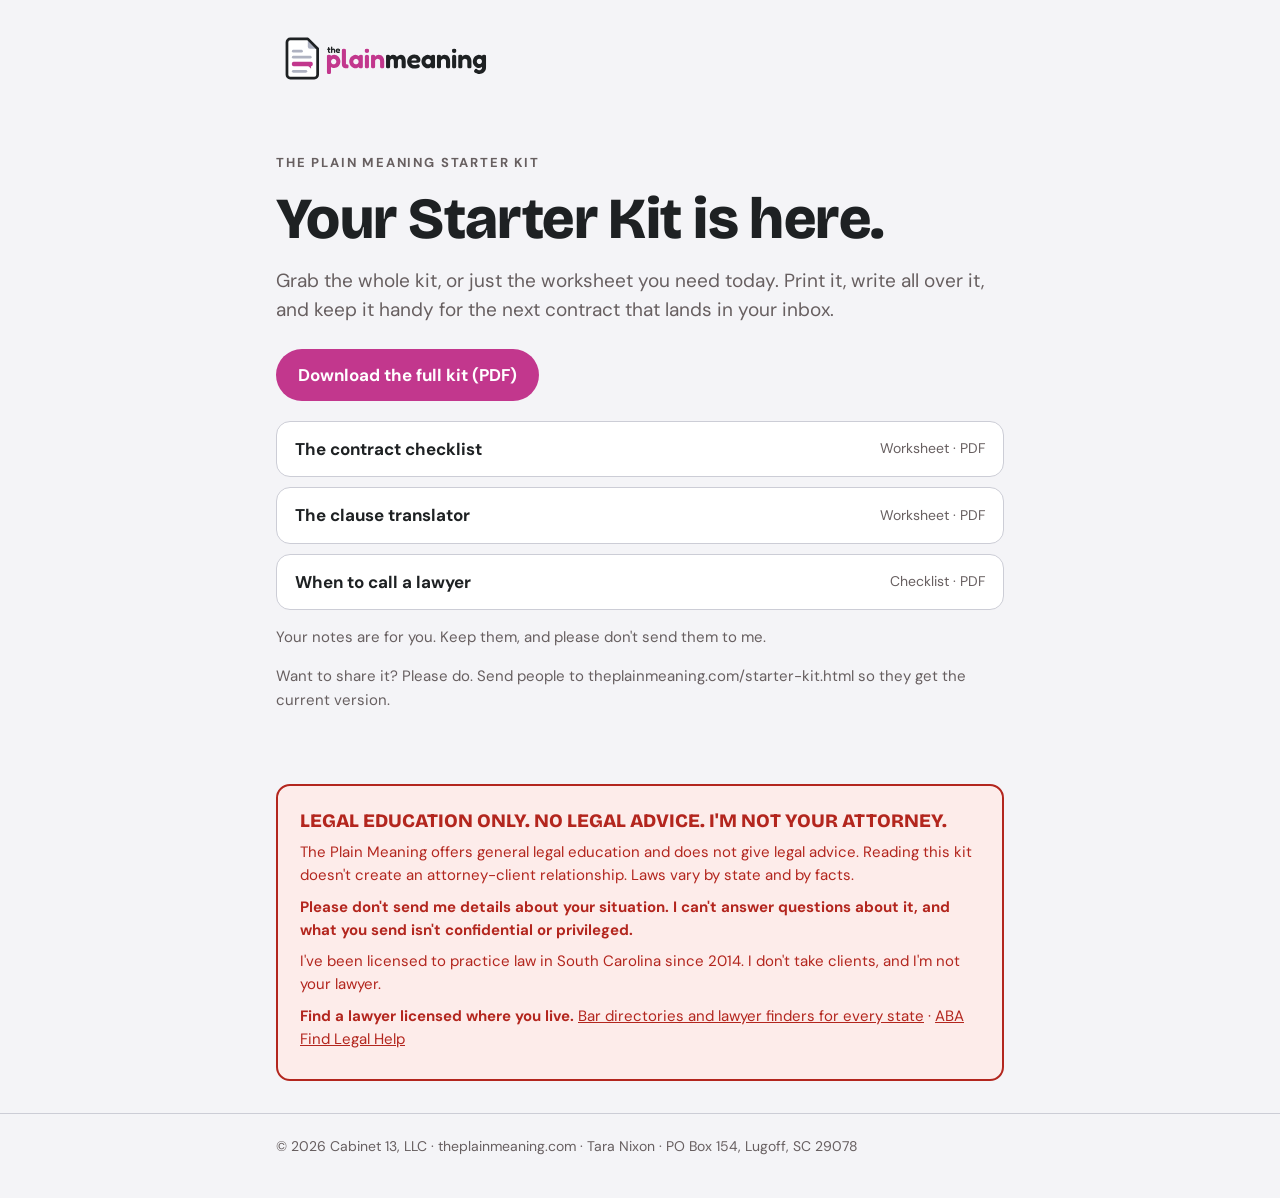
<file: starter-kit/kit-cafd78/index.html>
<!doctype html>
<html lang="en">
<head>
<meta charset="utf-8">
<meta name="viewport" content="width=device-width, initial-scale=1">
<title>Your Starter Kit · The Plain Meaning</title>
<meta name="robots" content="noindex">
<meta name="theme-color" content="#F4F4F7">
<link rel="icon" href="/assets/favicon.svg" type="image/svg+xml">
<link rel="apple-touch-icon" href="/assets/icon-avatar.png">
<style>
/* Self-hosted 2026-10-19 from Google Fonts (SIL Open Font License). No request to Google. */
/* latin-ext */
@font-face {
  font-family: 'Bricolage Grotesque';
  font-style: normal;
  font-weight: 700;
  font-stretch: 100%;
  font-display: swap;
  src: url(/assets/fonts/bricolage-grotesque-700-latin-ext.woff2) format('woff2');
  unicode-range: U+0100-02BA, U+02BD-02C5, U+02C7-02CC, U+02CE-02D7, U+02DD-02FF, U+0304, U+0308, U+0329, U+1D00-1DBF, U+1E00-1E9F, U+1EF2-1EFF, U+2020, U+20A0-20AB, U+20AD-20C4, U+2113, U+2C60-2C7F, U+A720-A7FF;
}
/* latin */
@font-face {
  font-family: 'Bricolage Grotesque';
  font-style: normal;
  font-weight: 700;
  font-stretch: 100%;
  font-display: swap;
  src: url(/assets/fonts/bricolage-grotesque-700-latin.woff2) format('woff2');
  unicode-range: U+0000-00FF, U+0131, U+0152-0153, U+02BB-02BC, U+02C6, U+02DA, U+02DC, U+0304, U+0308, U+0329, U+2000-206F, U+20AC, U+2122, U+2191, U+2193, U+2212, U+2215, U+FEFF, U+FFFD;
}
/* latin-ext */
@font-face {
  font-family: 'Bricolage Grotesque';
  font-style: normal;
  font-weight: 800;
  font-stretch: 100%;
  font-display: swap;
  src: url(/assets/fonts/bricolage-grotesque-800-latin-ext.woff2) format('woff2');
  unicode-range: U+0100-02BA, U+02BD-02C5, U+02C7-02CC, U+02CE-02D7, U+02DD-02FF, U+0304, U+0308, U+0329, U+1D00-1DBF, U+1E00-1E9F, U+1EF2-1EFF, U+2020, U+20A0-20AB, U+20AD-20C4, U+2113, U+2C60-2C7F, U+A720-A7FF;
}
/* latin */
@font-face {
  font-family: 'Bricolage Grotesque';
  font-style: normal;
  font-weight: 800;
  font-stretch: 100%;
  font-display: swap;
  src: url(/assets/fonts/bricolage-grotesque-800-latin.woff2) format('woff2');
  unicode-range: U+0000-00FF, U+0131, U+0152-0153, U+02BB-02BC, U+02C6, U+02DA, U+02DC, U+0304, U+0308, U+0329, U+2000-206F, U+20AC, U+2122, U+2191, U+2193, U+2212, U+2215, U+FEFF, U+FFFD;
}
/* latin-ext */
@font-face {
  font-family: 'DM Sans';
  font-style: normal;
  font-weight: 400;
  font-display: swap;
  src: url(/assets/fonts/dm-sans-400-latin-ext.woff2) format('woff2');
  unicode-range: U+0100-02BA, U+02BD-02C5, U+02C7-02CC, U+02CE-02D7, U+02DD-02FF, U+0304, U+0308, U+0329, U+1D00-1DBF, U+1E00-1E9F, U+1EF2-1EFF, U+2020, U+20A0-20AB, U+20AD-20C4, U+2113, U+2C60-2C7F, U+A720-A7FF;
}
/* latin */
@font-face {
  font-family: 'DM Sans';
  font-style: normal;
  font-weight: 400;
  font-display: swap;
  src: url(/assets/fonts/dm-sans-400-latin.woff2) format('woff2');
  unicode-range: U+0000-00FF, U+0131, U+0152-0153, U+02BB-02BC, U+02C6, U+02DA, U+02DC, U+0304, U+0308, U+0329, U+2000-206F, U+20AC, U+2122, U+2191, U+2193, U+2212, U+2215, U+FEFF, U+FFFD;
}
/* latin-ext */
@font-face {
  font-family: 'DM Sans';
  font-style: normal;
  font-weight: 500;
  font-display: swap;
  src: url(/assets/fonts/dm-sans-500-latin-ext.woff2) format('woff2');
  unicode-range: U+0100-02BA, U+02BD-02C5, U+02C7-02CC, U+02CE-02D7, U+02DD-02FF, U+0304, U+0308, U+0329, U+1D00-1DBF, U+1E00-1E9F, U+1EF2-1EFF, U+2020, U+20A0-20AB, U+20AD-20C4, U+2113, U+2C60-2C7F, U+A720-A7FF;
}
/* latin */
@font-face {
  font-family: 'DM Sans';
  font-style: normal;
  font-weight: 500;
  font-display: swap;
  src: url(/assets/fonts/dm-sans-500-latin.woff2) format('woff2');
  unicode-range: U+0000-00FF, U+0131, U+0152-0153, U+02BB-02BC, U+02C6, U+02DA, U+02DC, U+0304, U+0308, U+0329, U+2000-206F, U+20AC, U+2122, U+2191, U+2193, U+2212, U+2215, U+FEFF, U+FFFD;
}
/* latin-ext */
@font-face {
  font-family: 'DM Sans';
  font-style: normal;
  font-weight: 600;
  font-display: swap;
  src: url(/assets/fonts/dm-sans-600-latin-ext.woff2) format('woff2');
  unicode-range: U+0100-02BA, U+02BD-02C5, U+02C7-02CC, U+02CE-02D7, U+02DD-02FF, U+0304, U+0308, U+0329, U+1D00-1DBF, U+1E00-1E9F, U+1EF2-1EFF, U+2020, U+20A0-20AB, U+20AD-20C4, U+2113, U+2C60-2C7F, U+A720-A7FF;
}
/* latin */
@font-face {
  font-family: 'DM Sans';
  font-style: normal;
  font-weight: 600;
  font-display: swap;
  src: url(/assets/fonts/dm-sans-600-latin.woff2) format('woff2');
  unicode-range: U+0000-00FF, U+0131, U+0152-0153, U+02BB-02BC, U+02C6, U+02DA, U+02DC, U+0304, U+0308, U+0329, U+2000-206F, U+20AC, U+2122, U+2191, U+2193, U+2212, U+2215, U+FEFF, U+FFFD;
}
/* latin-ext */
@font-face {
  font-family: 'DM Sans';
  font-style: normal;
  font-weight: 700;
  font-display: swap;
  src: url(/assets/fonts/dm-sans-700-latin-ext.woff2) format('woff2');
  unicode-range: U+0100-02BA, U+02BD-02C5, U+02C7-02CC, U+02CE-02D7, U+02DD-02FF, U+0304, U+0308, U+0329, U+1D00-1DBF, U+1E00-1E9F, U+1EF2-1EFF, U+2020, U+20A0-20AB, U+20AD-20C4, U+2113, U+2C60-2C7F, U+A720-A7FF;
}
/* latin */
@font-face {
  font-family: 'DM Sans';
  font-style: normal;
  font-weight: 700;
  font-display: swap;
  src: url(/assets/fonts/dm-sans-700-latin.woff2) format('woff2');
  unicode-range: U+0000-00FF, U+0131, U+0152-0153, U+02BB-02BC, U+02C6, U+02DA, U+02DC, U+0304, U+0308, U+0329, U+2000-206F, U+20AC, U+2122, U+2191, U+2193, U+2212, U+2215, U+FEFF, U+FFFD;
}

:root{
  --rhodo:#C2378D; --ink:#1E2123; --paper:#F4F4F7; --iridium:#3E3C3B;
  --chiv:#AEB2C1; --hl:#F3CDE3; --plum:#675F60; --snow:#CCCDD6; --white:#FFFFFF;
  --display:'Bricolage Grotesque',system-ui,-apple-system,'Segoe UI',sans-serif;
  --body:'DM Sans',system-ui,-apple-system,'Segoe UI',sans-serif;
}
*,*::before,*::after{box-sizing:border-box}
html{-webkit-text-size-adjust:100%}
body{margin:0;background:var(--paper);color:var(--ink);font-family:var(--body);font-size:17px;line-height:1.55}
img{max-width:100%;height:auto;display:block}
a{color:var(--ink)}
a:hover{color:var(--rhodo)}
:focus-visible{outline:3px solid var(--rhodo);outline-offset:3px;border-radius:4px}
h1,h2,p{margin:0}
.wrap{max-width:760px;margin:0 auto;padding:0 max(16px,env(safe-area-inset-left,0px))}
header{padding:28px 0 0}
header img{width:220px}
.hero{padding:56px 0 40px;display:flex;flex-direction:column;gap:16px}
.eyebrow{font-size:13px;font-weight:700;letter-spacing:.14em;text-transform:uppercase;color:var(--plum)}
h1{font-family:var(--display);font-weight:800;font-size:clamp(36px,6.4vw,58px);line-height:1.04;letter-spacing:-.01em;text-wrap:balance}
.lede{font-size:19px;color:var(--plum);max-width:56ch}
.soon{display:inline-block;align-self:flex-start;background:var(--hl);color:var(--ink);font-weight:700;font-size:14px;padding:6px 12px;border-radius:999px}
.event{background:var(--iridium);color:var(--paper);border-radius:18px;padding:28px;display:flex;flex-direction:column;gap:10px}
.event .when{font-size:13px;font-weight:700;letter-spacing:.12em;text-transform:uppercase;color:var(--chiv)}
.event h2{font-family:var(--display);font-weight:800;font-size:clamp(26px,3.6vw,34px);line-height:1.1}
.event p{color:var(--snow)}
.btn{align-self:flex-start;margin-top:8px;display:inline-block;background:var(--rhodo);color:var(--white);font-weight:700;text-decoration:none;padding:13px 22px;border-radius:999px;min-height:44px}
.btn:hover{background:var(--white);color:var(--ink)}
.series{padding:56px 0 8px;display:flex;flex-direction:column;gap:14px}
.series h2{font-family:var(--display);font-weight:800;font-size:clamp(28px,4.4vw,40px);line-height:1.08;text-wrap:balance}
.dives{list-style:none;margin:10px 0 0;padding:0;display:grid;gap:14px;counter-reset:dd}
.dives li{counter-increment:dd;background:var(--white);border:1px solid var(--snow);border-radius:14px;padding:20px 22px 20px 64px;position:relative}
.dives li::before{content:counter(dd);position:absolute;left:20px;top:18px;width:30px;height:30px;border-radius:50%;background:var(--ink);color:var(--paper);font-weight:700;font-size:14px;display:grid;place-items:center}
.dives h3{font-family:var(--display);font-weight:800;font-size:21px;margin:0 0 4px}
.dives .promise{font-weight:700;margin-bottom:6px}
.dives p{font-size:16px}
.dives p:not(.promise){color:var(--plum)}
.signup{margin-top:12px;background:var(--hl);border-radius:16px;padding:22px 24px}
.signup label{display:block;font-weight:700;margin-bottom:8px}
.signup .row{display:flex;flex-wrap:wrap;gap:10px}
.signup input{flex:1 1 240px;min-height:48px;border:2px solid var(--ink);border-radius:999px;padding:0 18px;font:inherit;background:var(--white)}
.signup .btn{margin-top:0;border:0;cursor:pointer;font:inherit;font-weight:700}
.signup .fine{font-size:14px;color:var(--ink);margin-top:10px}
@media (max-width:520px){.dives li{padding:56px 18px 18px}.dives li::before{top:16px;left:18px}}
.disclaimer{margin:40px 0;background:var(--white);border:2px solid var(--ink);border-radius:14px;padding:22px 24px}
.disclaimer strong{display:block;font-family:var(--display);font-weight:800;font-size:20px;margin-bottom:6px}
.disclaimer p{font-size:15.5px;color:var(--plum)}
footer{border-top:1px solid var(--snow);padding:22px 0 40px;font-size:14px;color:var(--plum)}
.small{padding:64px 0 40px;display:flex;flex-direction:column;gap:16px}
</style>
<style>
.dl{list-style:none;padding:0;margin:4px 0 0;display:grid;gap:10px}
.dl a{display:flex;justify-content:space-between;gap:12px;align-items:center;background:var(--white);border:1px solid var(--snow);border-radius:14px;padding:14px 18px;color:var(--ink);text-decoration:none;font-weight:700}
.dl a span{font-weight:400;color:var(--plum);font-size:14px}
.note{font-size:15px;color:var(--plum)}
.warnbox{margin:32px 0;background:#FDECEA;border:2px solid #B3261E;border-radius:14px;padding:20px 22px;color:#B3261E}
.warnbox strong{display:block;font-family:var(--display);font-weight:800;font-size:19px;margin-bottom:6px;text-transform:uppercase}
.warnbox p{font-size:15px;margin:0 0 8px}
</style>
</head>
<body>
<header><div class="wrap">
  <a href="/"><img src="/assets/logo-primary.svg" alt="The Plain Meaning" width="1004" height="280"></a>
</div></header>
<main class="wrap"><section class="small">
    <span class="eyebrow">The Plain Meaning Starter Kit</span>
    <h1>Your Starter Kit is here.</h1>
    <p class="lede">Grab the whole kit, or just the worksheet you need today. Print it, write all over it, and keep it handy for the next contract that lands in your inbox.</p>
    <a class="btn" href="Plain-Meaning-Starter-Kit.pdf" download>Download the full kit (PDF)</a>
    <ul class="dl">
      <li><a href="Plain-Meaning-Contract-Checklist.pdf" download>The contract checklist <span>Worksheet · PDF</span></a></li>
      <li><a href="Plain-Meaning-Clause-Translator.pdf" download>The clause translator <span>Worksheet · PDF</span></a></li>
      <li><a href="Plain-Meaning-When-To-Call-A-Lawyer.pdf" download>When to call a lawyer <span>Checklist · PDF</span></a></li>
    </ul>
    <p class="note">Your notes are for you. Keep them, and please don't send them to me.</p>
    <p class="note">Want to share it? Please do. Send people to theplainmeaning.com/starter-kit.html so they get the current version.</p>
</section>
<div class="warnbox" role="note"><strong>Legal education only. No legal advice. I'm not your attorney.</strong>
<p>The Plain Meaning offers general legal education and does not give legal advice. Reading this kit doesn't create an attorney-client relationship. Laws vary by state and by facts.</p>
<p><b>Please don't send me details about your situation. I can't answer questions about it, and what you send isn't confidential or privileged.</b></p>
<p>I've been licensed to practice law in South Carolina since 2014. I don't take clients, and I'm not your lawyer.</p>
<p><b>Find a lawyer licensed where you live.</b> <a href="https://www.americanbar.org/groups/legal_services/flh-home/flh-bar-directories-and-lawyer-finders/" target="_blank" rel="noopener" style="color:#B3261E">Bar directories and lawyer finders for every state</a> · <a href="https://www.americanbar.org/groups/legal_services/flh-home/" target="_blank" rel="noopener" style="color:#B3261E">ABA Find Legal Help</a></p></div>
</main>
<footer><div class="wrap">© 2026 Cabinet 13, LLC · theplainmeaning.com · Tara Nixon · PO Box 154, Lugoff, SC 29078</div></footer>
</body>
</html>
</file>
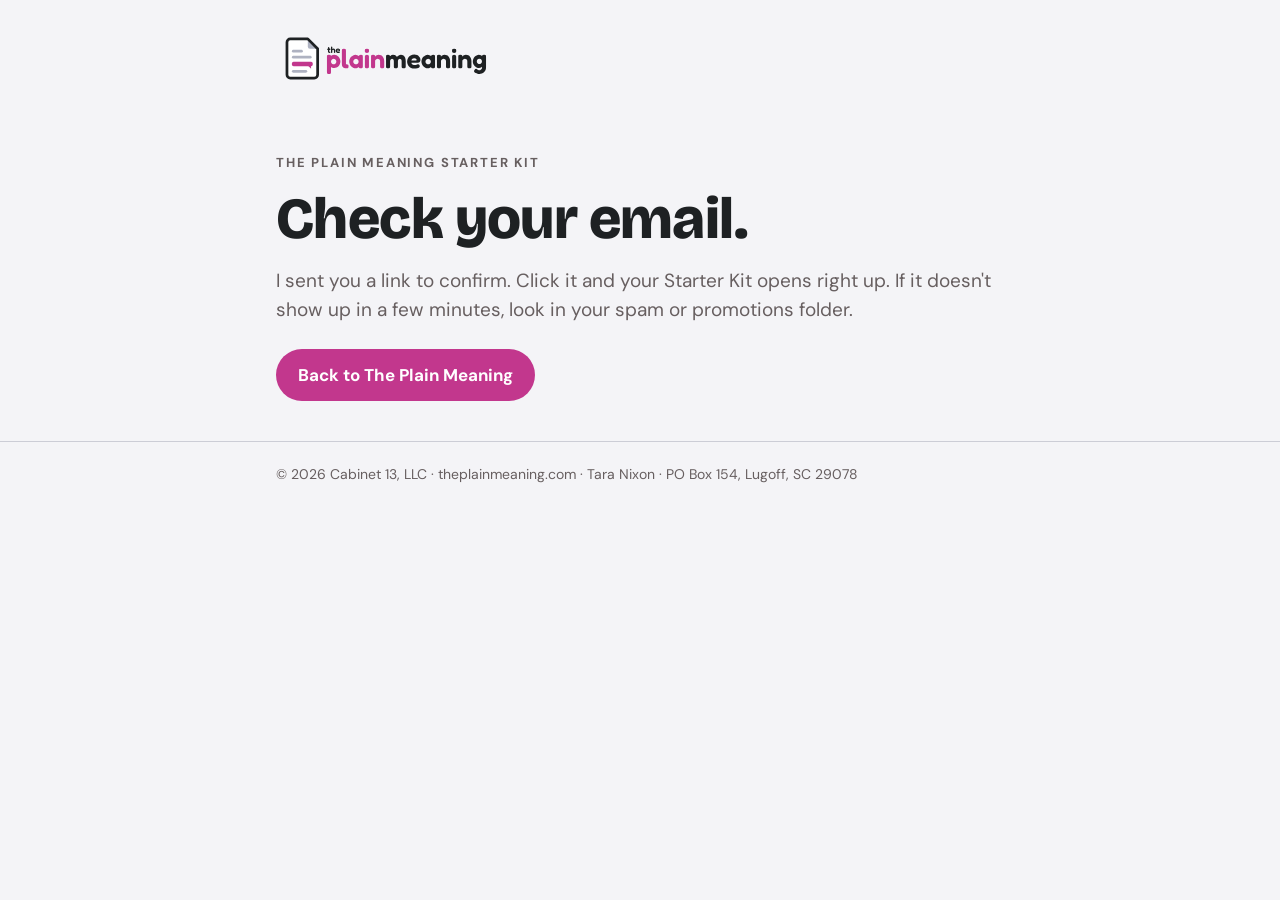
<file: starter-kit/thanks/index.html>
<!doctype html>
<html lang="en">
<head>
<meta charset="utf-8">
<meta name="viewport" content="width=device-width, initial-scale=1">
<title>Check your email · The Plain Meaning</title>
<meta name="robots" content="noindex">
<meta name="theme-color" content="#F4F4F7">
<link rel="icon" href="/assets/favicon.svg" type="image/svg+xml">
<link rel="apple-touch-icon" href="/assets/icon-avatar.png">
<style>
/* Self-hosted 2026-10-19 from Google Fonts (SIL Open Font License). No request to Google. */
/* latin-ext */
@font-face {
  font-family: 'Bricolage Grotesque';
  font-style: normal;
  font-weight: 700;
  font-stretch: 100%;
  font-display: swap;
  src: url(/assets/fonts/bricolage-grotesque-700-latin-ext.woff2) format('woff2');
  unicode-range: U+0100-02BA, U+02BD-02C5, U+02C7-02CC, U+02CE-02D7, U+02DD-02FF, U+0304, U+0308, U+0329, U+1D00-1DBF, U+1E00-1E9F, U+1EF2-1EFF, U+2020, U+20A0-20AB, U+20AD-20C4, U+2113, U+2C60-2C7F, U+A720-A7FF;
}
/* latin */
@font-face {
  font-family: 'Bricolage Grotesque';
  font-style: normal;
  font-weight: 700;
  font-stretch: 100%;
  font-display: swap;
  src: url(/assets/fonts/bricolage-grotesque-700-latin.woff2) format('woff2');
  unicode-range: U+0000-00FF, U+0131, U+0152-0153, U+02BB-02BC, U+02C6, U+02DA, U+02DC, U+0304, U+0308, U+0329, U+2000-206F, U+20AC, U+2122, U+2191, U+2193, U+2212, U+2215, U+FEFF, U+FFFD;
}
/* latin-ext */
@font-face {
  font-family: 'Bricolage Grotesque';
  font-style: normal;
  font-weight: 800;
  font-stretch: 100%;
  font-display: swap;
  src: url(/assets/fonts/bricolage-grotesque-800-latin-ext.woff2) format('woff2');
  unicode-range: U+0100-02BA, U+02BD-02C5, U+02C7-02CC, U+02CE-02D7, U+02DD-02FF, U+0304, U+0308, U+0329, U+1D00-1DBF, U+1E00-1E9F, U+1EF2-1EFF, U+2020, U+20A0-20AB, U+20AD-20C4, U+2113, U+2C60-2C7F, U+A720-A7FF;
}
/* latin */
@font-face {
  font-family: 'Bricolage Grotesque';
  font-style: normal;
  font-weight: 800;
  font-stretch: 100%;
  font-display: swap;
  src: url(/assets/fonts/bricolage-grotesque-800-latin.woff2) format('woff2');
  unicode-range: U+0000-00FF, U+0131, U+0152-0153, U+02BB-02BC, U+02C6, U+02DA, U+02DC, U+0304, U+0308, U+0329, U+2000-206F, U+20AC, U+2122, U+2191, U+2193, U+2212, U+2215, U+FEFF, U+FFFD;
}
/* latin-ext */
@font-face {
  font-family: 'DM Sans';
  font-style: normal;
  font-weight: 400;
  font-display: swap;
  src: url(/assets/fonts/dm-sans-400-latin-ext.woff2) format('woff2');
  unicode-range: U+0100-02BA, U+02BD-02C5, U+02C7-02CC, U+02CE-02D7, U+02DD-02FF, U+0304, U+0308, U+0329, U+1D00-1DBF, U+1E00-1E9F, U+1EF2-1EFF, U+2020, U+20A0-20AB, U+20AD-20C4, U+2113, U+2C60-2C7F, U+A720-A7FF;
}
/* latin */
@font-face {
  font-family: 'DM Sans';
  font-style: normal;
  font-weight: 400;
  font-display: swap;
  src: url(/assets/fonts/dm-sans-400-latin.woff2) format('woff2');
  unicode-range: U+0000-00FF, U+0131, U+0152-0153, U+02BB-02BC, U+02C6, U+02DA, U+02DC, U+0304, U+0308, U+0329, U+2000-206F, U+20AC, U+2122, U+2191, U+2193, U+2212, U+2215, U+FEFF, U+FFFD;
}
/* latin-ext */
@font-face {
  font-family: 'DM Sans';
  font-style: normal;
  font-weight: 500;
  font-display: swap;
  src: url(/assets/fonts/dm-sans-500-latin-ext.woff2) format('woff2');
  unicode-range: U+0100-02BA, U+02BD-02C5, U+02C7-02CC, U+02CE-02D7, U+02DD-02FF, U+0304, U+0308, U+0329, U+1D00-1DBF, U+1E00-1E9F, U+1EF2-1EFF, U+2020, U+20A0-20AB, U+20AD-20C4, U+2113, U+2C60-2C7F, U+A720-A7FF;
}
/* latin */
@font-face {
  font-family: 'DM Sans';
  font-style: normal;
  font-weight: 500;
  font-display: swap;
  src: url(/assets/fonts/dm-sans-500-latin.woff2) format('woff2');
  unicode-range: U+0000-00FF, U+0131, U+0152-0153, U+02BB-02BC, U+02C6, U+02DA, U+02DC, U+0304, U+0308, U+0329, U+2000-206F, U+20AC, U+2122, U+2191, U+2193, U+2212, U+2215, U+FEFF, U+FFFD;
}
/* latin-ext */
@font-face {
  font-family: 'DM Sans';
  font-style: normal;
  font-weight: 600;
  font-display: swap;
  src: url(/assets/fonts/dm-sans-600-latin-ext.woff2) format('woff2');
  unicode-range: U+0100-02BA, U+02BD-02C5, U+02C7-02CC, U+02CE-02D7, U+02DD-02FF, U+0304, U+0308, U+0329, U+1D00-1DBF, U+1E00-1E9F, U+1EF2-1EFF, U+2020, U+20A0-20AB, U+20AD-20C4, U+2113, U+2C60-2C7F, U+A720-A7FF;
}
/* latin */
@font-face {
  font-family: 'DM Sans';
  font-style: normal;
  font-weight: 600;
  font-display: swap;
  src: url(/assets/fonts/dm-sans-600-latin.woff2) format('woff2');
  unicode-range: U+0000-00FF, U+0131, U+0152-0153, U+02BB-02BC, U+02C6, U+02DA, U+02DC, U+0304, U+0308, U+0329, U+2000-206F, U+20AC, U+2122, U+2191, U+2193, U+2212, U+2215, U+FEFF, U+FFFD;
}
/* latin-ext */
@font-face {
  font-family: 'DM Sans';
  font-style: normal;
  font-weight: 700;
  font-display: swap;
  src: url(/assets/fonts/dm-sans-700-latin-ext.woff2) format('woff2');
  unicode-range: U+0100-02BA, U+02BD-02C5, U+02C7-02CC, U+02CE-02D7, U+02DD-02FF, U+0304, U+0308, U+0329, U+1D00-1DBF, U+1E00-1E9F, U+1EF2-1EFF, U+2020, U+20A0-20AB, U+20AD-20C4, U+2113, U+2C60-2C7F, U+A720-A7FF;
}
/* latin */
@font-face {
  font-family: 'DM Sans';
  font-style: normal;
  font-weight: 700;
  font-display: swap;
  src: url(/assets/fonts/dm-sans-700-latin.woff2) format('woff2');
  unicode-range: U+0000-00FF, U+0131, U+0152-0153, U+02BB-02BC, U+02C6, U+02DA, U+02DC, U+0304, U+0308, U+0329, U+2000-206F, U+20AC, U+2122, U+2191, U+2193, U+2212, U+2215, U+FEFF, U+FFFD;
}

:root{
  --rhodo:#C2378D; --ink:#1E2123; --paper:#F4F4F7; --iridium:#3E3C3B;
  --chiv:#AEB2C1; --hl:#F3CDE3; --plum:#675F60; --snow:#CCCDD6; --white:#FFFFFF;
  --display:'Bricolage Grotesque',system-ui,-apple-system,'Segoe UI',sans-serif;
  --body:'DM Sans',system-ui,-apple-system,'Segoe UI',sans-serif;
}
*,*::before,*::after{box-sizing:border-box}
html{-webkit-text-size-adjust:100%}
body{margin:0;background:var(--paper);color:var(--ink);font-family:var(--body);font-size:17px;line-height:1.55}
img{max-width:100%;height:auto;display:block}
a{color:var(--ink)}
a:hover{color:var(--rhodo)}
:focus-visible{outline:3px solid var(--rhodo);outline-offset:3px;border-radius:4px}
h1,h2,p{margin:0}
.wrap{max-width:760px;margin:0 auto;padding:0 max(16px,env(safe-area-inset-left,0px))}
header{padding:28px 0 0}
header img{width:220px}
.hero{padding:56px 0 40px;display:flex;flex-direction:column;gap:16px}
.eyebrow{font-size:13px;font-weight:700;letter-spacing:.14em;text-transform:uppercase;color:var(--plum)}
h1{font-family:var(--display);font-weight:800;font-size:clamp(36px,6.4vw,58px);line-height:1.04;letter-spacing:-.01em;text-wrap:balance}
.lede{font-size:19px;color:var(--plum);max-width:56ch}
.soon{display:inline-block;align-self:flex-start;background:var(--hl);color:var(--ink);font-weight:700;font-size:14px;padding:6px 12px;border-radius:999px}
.event{background:var(--iridium);color:var(--paper);border-radius:18px;padding:28px;display:flex;flex-direction:column;gap:10px}
.event .when{font-size:13px;font-weight:700;letter-spacing:.12em;text-transform:uppercase;color:var(--chiv)}
.event h2{font-family:var(--display);font-weight:800;font-size:clamp(26px,3.6vw,34px);line-height:1.1}
.event p{color:var(--snow)}
.btn{align-self:flex-start;margin-top:8px;display:inline-block;background:var(--rhodo);color:var(--white);font-weight:700;text-decoration:none;padding:13px 22px;border-radius:999px;min-height:44px}
.btn:hover{background:var(--white);color:var(--ink)}
.series{padding:56px 0 8px;display:flex;flex-direction:column;gap:14px}
.series h2{font-family:var(--display);font-weight:800;font-size:clamp(28px,4.4vw,40px);line-height:1.08;text-wrap:balance}
.dives{list-style:none;margin:10px 0 0;padding:0;display:grid;gap:14px;counter-reset:dd}
.dives li{counter-increment:dd;background:var(--white);border:1px solid var(--snow);border-radius:14px;padding:20px 22px 20px 64px;position:relative}
.dives li::before{content:counter(dd);position:absolute;left:20px;top:18px;width:30px;height:30px;border-radius:50%;background:var(--ink);color:var(--paper);font-weight:700;font-size:14px;display:grid;place-items:center}
.dives h3{font-family:var(--display);font-weight:800;font-size:21px;margin:0 0 4px}
.dives .promise{font-weight:700;margin-bottom:6px}
.dives p{font-size:16px}
.dives p:not(.promise){color:var(--plum)}
.signup{margin-top:12px;background:var(--hl);border-radius:16px;padding:22px 24px}
.signup label{display:block;font-weight:700;margin-bottom:8px}
.signup .row{display:flex;flex-wrap:wrap;gap:10px}
.signup input{flex:1 1 240px;min-height:48px;border:2px solid var(--ink);border-radius:999px;padding:0 18px;font:inherit;background:var(--white)}
.signup .btn{margin-top:0;border:0;cursor:pointer;font:inherit;font-weight:700}
.signup .fine{font-size:14px;color:var(--ink);margin-top:10px}
@media (max-width:520px){.dives li{padding:56px 18px 18px}.dives li::before{top:16px;left:18px}}
.disclaimer{margin:40px 0;background:var(--white);border:2px solid var(--ink);border-radius:14px;padding:22px 24px}
.disclaimer strong{display:block;font-family:var(--display);font-weight:800;font-size:20px;margin-bottom:6px}
.disclaimer p{font-size:15.5px;color:var(--plum)}
footer{border-top:1px solid var(--snow);padding:22px 0 40px;font-size:14px;color:var(--plum)}
.small{padding:64px 0 40px;display:flex;flex-direction:column;gap:16px}
</style>
<style>
.dl{list-style:none;padding:0;margin:4px 0 0;display:grid;gap:10px}
.dl a{display:flex;justify-content:space-between;gap:12px;align-items:center;background:var(--white);border:1px solid var(--snow);border-radius:14px;padding:14px 18px;color:var(--ink);text-decoration:none;font-weight:700}
.dl a span{font-weight:400;color:var(--plum);font-size:14px}
.note{font-size:15px;color:var(--plum)}
.warnbox{margin:32px 0;background:#FDECEA;border:2px solid #B3261E;border-radius:14px;padding:20px 22px;color:#B3261E}
.warnbox strong{display:block;font-family:var(--display);font-weight:800;font-size:19px;margin-bottom:6px;text-transform:uppercase}
.warnbox p{font-size:15px;margin:0 0 8px}
</style>
</head>
<body>
<header><div class="wrap">
  <a href="/"><img src="/assets/logo-primary.svg" alt="The Plain Meaning" width="1004" height="280"></a>
</div></header>
<main class="wrap"><section class="small">
    <span class="eyebrow">The Plain Meaning Starter Kit</span>
    <h1>Check your email.</h1>
    <p class="lede">I sent you a link to confirm. Click it and your Starter Kit opens right up. If it doesn't show up in a few minutes, look in your spam or promotions folder.</p>
    <a class="btn" href="/">Back to The Plain Meaning</a>
</section></main>
<footer><div class="wrap">© 2026 Cabinet 13, LLC · theplainmeaning.com · Tara Nixon · PO Box 154, Lugoff, SC 29078</div></footer>
</body>
</html>
</file>
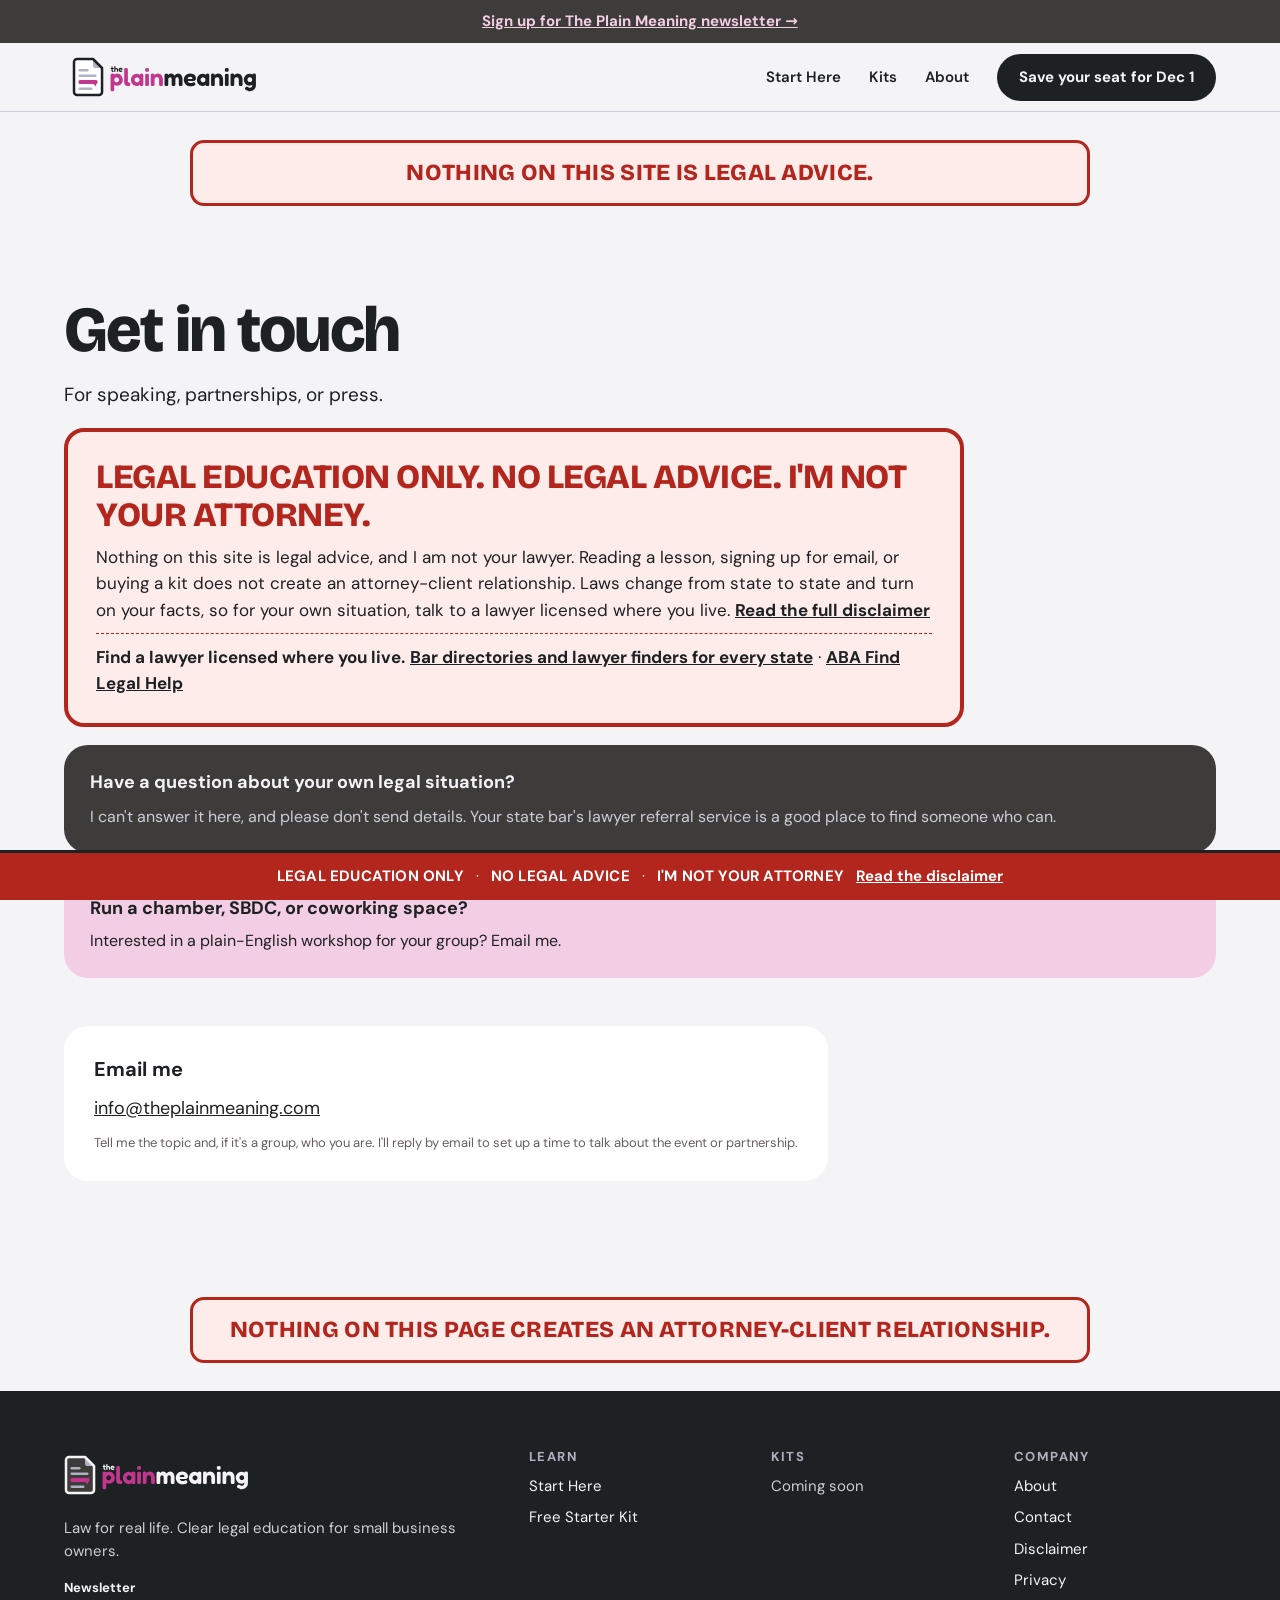
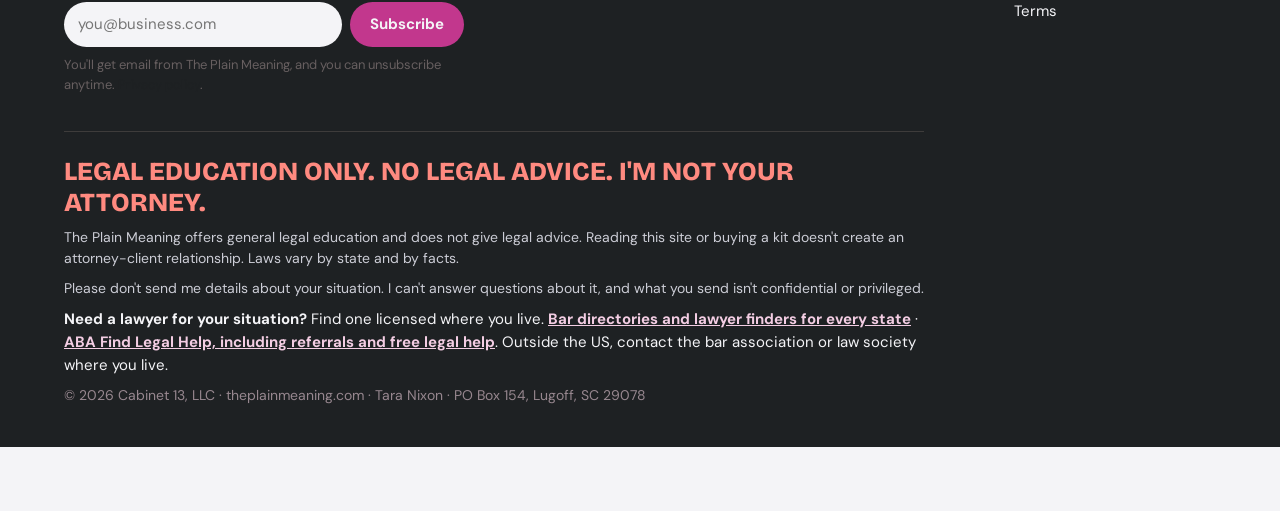
<file: contact.html>
<!doctype html>
<html lang="en">
<head>
<meta charset="utf-8">
<meta name="viewport" content="width=device-width, initial-scale=1">
<title>Contact | The Plain Meaning</title>
<meta name="description" content="Get in touch about speaking, partnerships, press, or help with a purchase. We can't answer questions about your own legal situation.">
<meta name="theme-color" content="#F4F4F7">
<link rel="icon" href="assets/img/favicon.svg" type="image/svg+xml">
<link rel="apple-touch-icon" href="assets/img/icon-avatar.png">
<link rel="stylesheet" href="assets/css/site.css">
</head>
<body>
<a class="skip" href="#main">Skip to content</a>
<div class="banner"><div class="wrap"><a href="#ft-email">Sign up for The Plain Meaning newsletter →</a></div></div>
<header class="site-header"><div class="wrap">
<a class="brand" href="index.html" aria-label="The Plain Meaning home"><img src="assets/img/logo-primary.svg" alt="The Plain Meaning" width="201" height="56"></a>
<nav class="nav" aria-label="Main">
<a href="start-here.html">Start Here</a>

<a href="index.html#kits">Kits</a>
<a href="index.html#about">About</a>
<a class="btn" href="https://callingtoclarity.com/webinars/legal-must-dos/">Save your seat for Dec 1</a>
</nav></div></header>
<main id="main">
<div class="wrap"><p class="pm-warn" role="note">Nothing on this site is legal advice.</p></div>

<section class="contact"><div class="wrap">
<div class="contact__aside">
<h1 class="h1 h1--contact">Get in touch</h1>
<p style="font-size:19px">For speaking, partnerships, or press.</p>
<div class="pm-disclaimer" role="note" aria-label="Legal disclaimer"><div class="pm-disclaimer__head">Legal education only. No legal advice. I'm not your attorney.</div><p>Nothing on this site is legal advice, and I am not your lawyer. Reading a lesson, signing up for email, or buying a kit does not create an attorney-client relationship. Laws change from state to state and turn on your facts, so for your own situation, talk to a lawyer licensed where you live. <a href="disclaimer.html">Read the full disclaimer</a></p><p class="pm-find"><strong>Find a lawyer licensed where you live.</strong> <a href="https://www.americanbar.org/groups/legal_services/flh-home/flh-bar-directories-and-lawyer-finders/" target="_blank" rel="noopener">Bar directories and lawyer finders for every state</a> · <a href="https://www.americanbar.org/groups/legal_services/flh-home/" target="_blank" rel="noopener">ABA Find Legal Help</a></p></div>
<div class="panel panel--dark stack" style="gap:8px;padding:24px 26px"><div style="font-weight:700;font-size:18px">Have a question about your own legal situation?</div><div style="color:var(--snow);font-size:16px">I can't answer it here, and please don't send details. Your state bar's lawyer referral service is a good place to find someone who can.</div></div>
<div class="panel panel--hl stack" style="gap:6px;padding:24px 26px"><div style="font-weight:700;font-size:18px">Run a chamber, SBDC, or coworking space?</div><div style="font-size:16px">Interested in a plain-English workshop for your group? Email me.</div></div>
</div>
<div class="panel panel--white stack" style="gap:10px;padding:28px 30px"><div style="font-weight:700;font-size:20px">Email me</div><div style="font-size:18px"><a href="mailto:info@theplainmeaning.com">info@theplainmeaning.com</a></div><div class="form__fine">Tell me the topic and, if it's a group, who you are. I'll reply by email to set up a time to talk about the event or partnership.</div></div>
</div></section>

<div class="wrap"><p class="pm-warn" role="note">Nothing on this page creates an attorney-client relationship.</p></div>
</main>
<footer class="site-footer"><div class="wrap">
<div class="footer__cols">
<div class="footer__brand">
<img src="assets/img/logo-reversed-transparent.svg" alt="The Plain Meaning" width="201" height="56">
<div>Law for real life. Clear legal education for small business owners.</div>
<form class="footer__form" action="https://app.kit.com/forms/10069059/subscriptions" method="post" aria-label="Newsletter signup">
<div class="field"><label for="ft-email">Newsletter</label><input id="ft-email" name="email_address" type="email" autocomplete="email" required placeholder="you@business.com"></div>
<button class="btn" type="submit">Subscribe</button>
<div class="form__fine">You'll get email from The Plain Meaning, and you can unsubscribe anytime. <a href="privacy.html">Privacy policy</a>.</div>
</form>
</div>
<nav class="footer__nav" aria-label="Learn"><h2>Learn</h2><a href="start-here.html">Start Here</a><a href="starter-kit.html">Free Starter Kit</a></nav>
<nav class="footer__nav" aria-label="Kits"><h2>Kits</h2><span>Coming soon</span></nav>
<nav class="footer__nav" aria-label="Company"><h2>Company</h2><a href="index.html#about">About</a><a href="contact.html">Contact</a><a href="disclaimer.html">Disclaimer</a><a href="privacy.html">Privacy</a><a href="terms.html">Terms</a></nav>
</div>
<div class="footer__legal">
<div class="footer__big">Legal education only. No legal advice. I'm not your attorney.</div>
<div>The Plain Meaning offers general legal education and does not give legal advice. Reading this site or buying a kit doesn't create an attorney-client relationship. Laws vary by state and by facts.</div>
<div>Please don't send me details about your situation. I can't answer questions about it, and what you send isn't confidential or privileged.</div>
<div class="footer__find"><strong>Need a lawyer for your situation?</strong> Find one licensed where you live. <a href="https://www.americanbar.org/groups/legal_services/flh-home/flh-bar-directories-and-lawyer-finders/" target="_blank" rel="noopener">Bar directories and lawyer finders for every state</a> · <a href="https://www.americanbar.org/groups/legal_services/flh-home/" target="_blank" rel="noopener">ABA Find Legal Help, including referrals and free legal help</a>. Outside the US, contact the bar association or law society where you live.</div>
<div class="copy">© 2026 Cabinet 13, LLC · theplainmeaning.com · Tara Nixon · PO Box 154, Lugoff, SC 29078</div>
</div>
</div></footer>
<aside class="pm-sticky" role="note" aria-label="Legal disclaimer"><div class="wrap"><strong>Legal education only</strong><span class="pm-sticky__dot" aria-hidden="true">·</span><strong>No legal advice</strong><span class="pm-sticky__dot" aria-hidden="true">·</span><strong>I'm not your attorney</strong><a href="disclaimer.html">Read the disclaimer</a></div></aside>
</body>
</html>
</file>
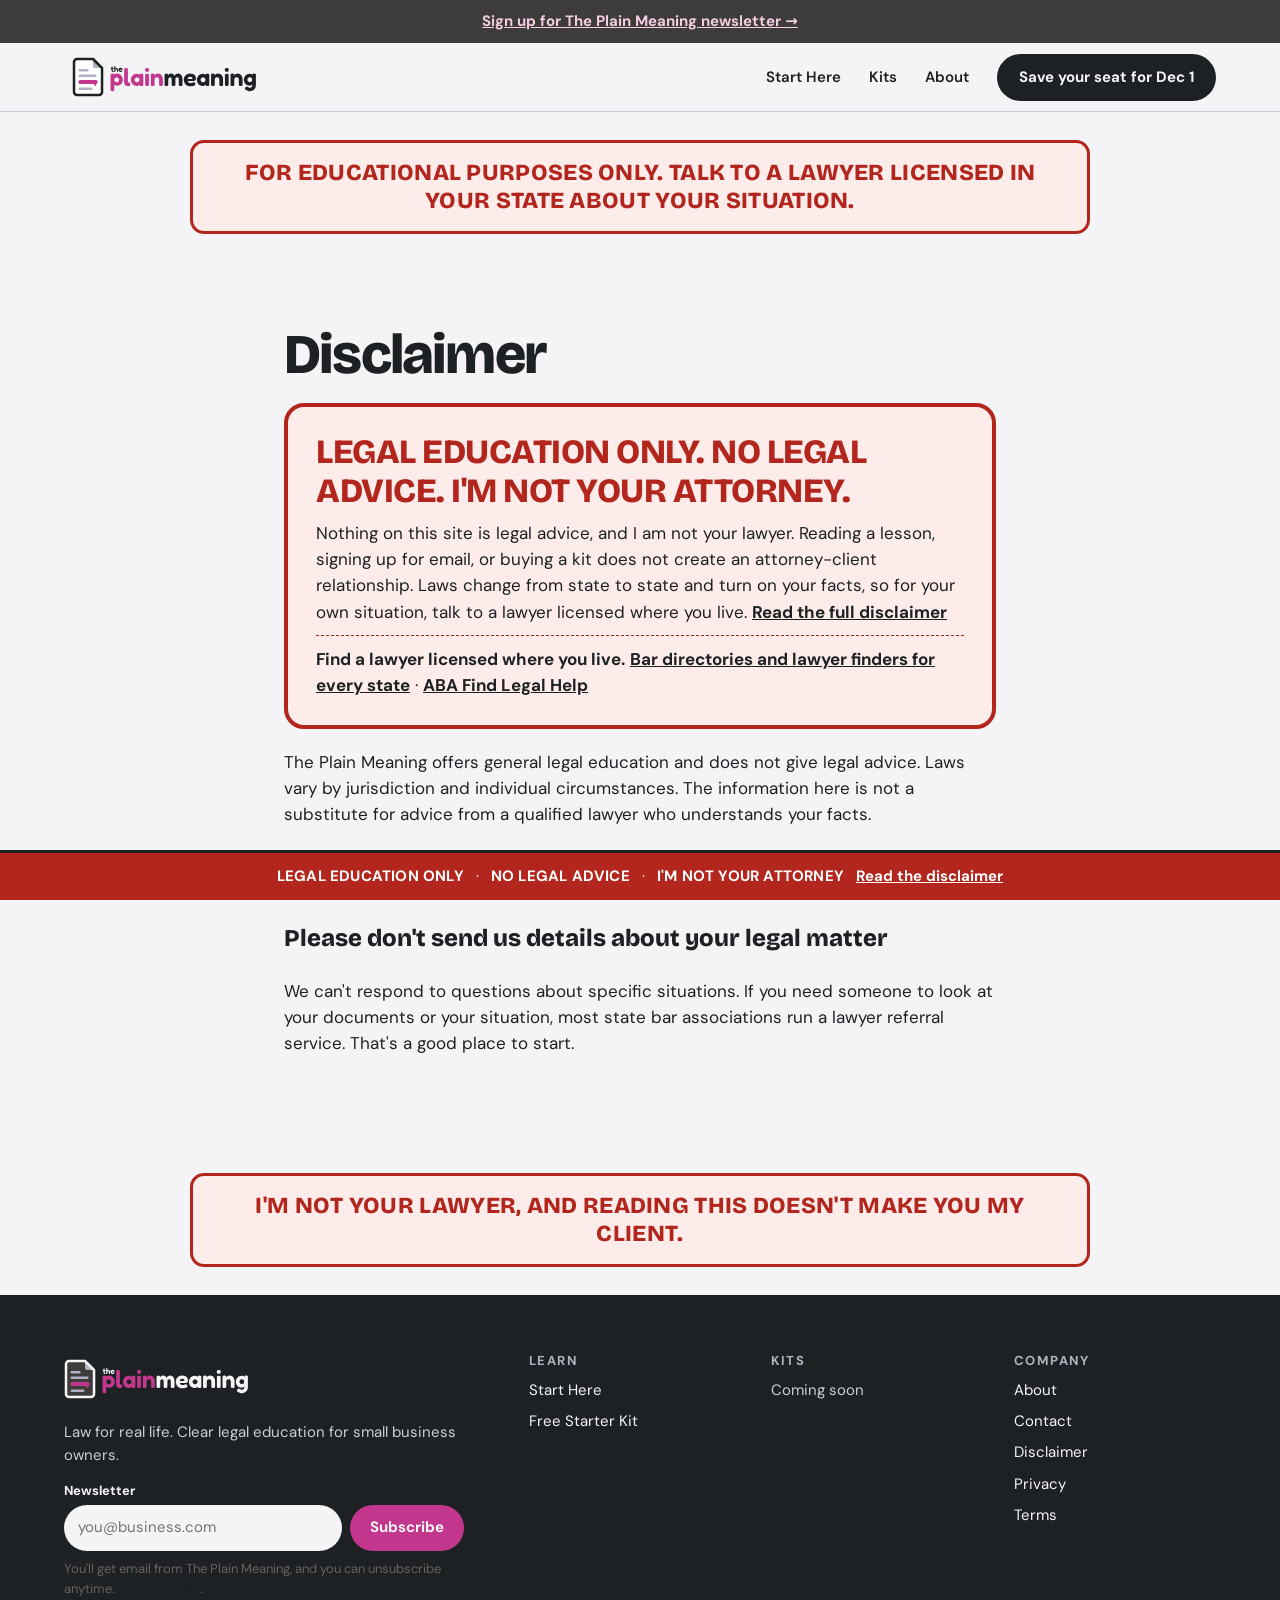
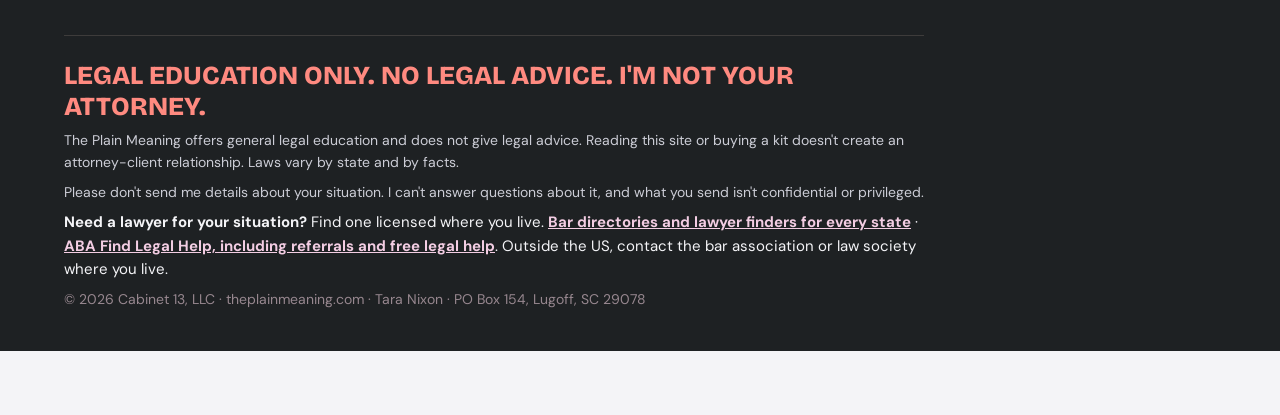
<file: disclaimer.html>
<!doctype html>
<html lang="en">
<head>
<meta charset="utf-8">
<meta name="viewport" content="width=device-width, initial-scale=1">
<title>Disclaimer | The Plain Meaning</title>
<meta name="description" content="The Plain Meaning offers general legal education and does not give legal advice.">
<meta name="theme-color" content="#F4F4F7">
<link rel="icon" href="assets/img/favicon.svg" type="image/svg+xml">
<link rel="apple-touch-icon" href="assets/img/icon-avatar.png">
<link rel="stylesheet" href="assets/css/site.css">
</head>
<body>
<a class="skip" href="#main">Skip to content</a>
<div class="banner"><div class="wrap"><a href="#ft-email">Sign up for The Plain Meaning newsletter →</a></div></div>
<header class="site-header"><div class="wrap">
<a class="brand" href="index.html" aria-label="The Plain Meaning home"><img src="assets/img/logo-primary.svg" alt="The Plain Meaning" width="201" height="56"></a>
<nav class="nav" aria-label="Main">
<a href="start-here.html">Start Here</a>

<a href="index.html#kits">Kits</a>
<a href="index.html#about">About</a>
<a class="btn" href="https://callingtoclarity.com/webinars/legal-must-dos/">Save your seat for Dec 1</a>
</nav></div></header>
<main id="main">
<div class="wrap"><p class="pm-warn" role="note">For educational purposes only. Talk to a lawyer licensed in your state about your situation.</p></div>

<section class="legal">
<h1>Disclaimer</h1>
<div class="pm-disclaimer" role="note" aria-label="Legal disclaimer"><div class="pm-disclaimer__head">Legal education only. No legal advice. I'm not your attorney.</div><p>Nothing on this site is legal advice, and I am not your lawyer. Reading a lesson, signing up for email, or buying a kit does not create an attorney-client relationship. Laws change from state to state and turn on your facts, so for your own situation, talk to a lawyer licensed where you live. <a href="disclaimer.html">Read the full disclaimer</a></p><p class="pm-find"><strong>Find a lawyer licensed where you live.</strong> <a href="https://www.americanbar.org/groups/legal_services/flh-home/flh-bar-directories-and-lawyer-finders/" target="_blank" rel="noopener">Bar directories and lawyer finders for every state</a> · <a href="https://www.americanbar.org/groups/legal_services/flh-home/" target="_blank" rel="noopener">ABA Find Legal Help</a></p></div>
<p>The Plain Meaning offers general legal education and does not give legal advice. Laws vary by jurisdiction and individual circumstances. The information here is not a substitute for advice from a qualified lawyer who understands your facts.</p>
<p>Reading this site, subscribing to the newsletter, or buying a kit doesn't create an attorney-client relationship.</p>
<h2>Please don't send us details about your legal matter</h2>
<p>We can't respond to questions about specific situations. If you need someone to look at your documents or your situation, most state bar associations run a lawyer referral service. That's a good place to start.</p>
</section>
<div class="wrap"><p class="pm-warn" role="note">I'm not your lawyer, and reading this doesn't make you my client.</p></div>
</main>
<footer class="site-footer"><div class="wrap">
<div class="footer__cols">
<div class="footer__brand">
<img src="assets/img/logo-reversed-transparent.svg" alt="The Plain Meaning" width="201" height="56">
<div>Law for real life. Clear legal education for small business owners.</div>
<form class="footer__form" action="https://app.kit.com/forms/10069059/subscriptions" method="post" aria-label="Newsletter signup">
<div class="field"><label for="ft-email">Newsletter</label><input id="ft-email" name="email_address" type="email" autocomplete="email" required placeholder="you@business.com"></div>
<button class="btn" type="submit">Subscribe</button>
<div class="form__fine">You'll get email from The Plain Meaning, and you can unsubscribe anytime. <a href="privacy.html">Privacy policy</a>.</div>
</form>
</div>
<nav class="footer__nav" aria-label="Learn"><h2>Learn</h2><a href="start-here.html">Start Here</a><a href="starter-kit.html">Free Starter Kit</a></nav>
<nav class="footer__nav" aria-label="Kits"><h2>Kits</h2><span>Coming soon</span></nav>
<nav class="footer__nav" aria-label="Company"><h2>Company</h2><a href="index.html#about">About</a><a href="contact.html">Contact</a><a href="disclaimer.html">Disclaimer</a><a href="privacy.html">Privacy</a><a href="terms.html">Terms</a></nav>
</div>
<div class="footer__legal">
<div class="footer__big">Legal education only. No legal advice. I'm not your attorney.</div>
<div>The Plain Meaning offers general legal education and does not give legal advice. Reading this site or buying a kit doesn't create an attorney-client relationship. Laws vary by state and by facts.</div>
<div>Please don't send me details about your situation. I can't answer questions about it, and what you send isn't confidential or privileged.</div>
<div class="footer__find"><strong>Need a lawyer for your situation?</strong> Find one licensed where you live. <a href="https://www.americanbar.org/groups/legal_services/flh-home/flh-bar-directories-and-lawyer-finders/" target="_blank" rel="noopener">Bar directories and lawyer finders for every state</a> · <a href="https://www.americanbar.org/groups/legal_services/flh-home/" target="_blank" rel="noopener">ABA Find Legal Help, including referrals and free legal help</a>. Outside the US, contact the bar association or law society where you live.</div>
<div class="copy">© 2026 Cabinet 13, LLC · theplainmeaning.com · Tara Nixon · PO Box 154, Lugoff, SC 29078</div>
</div>
</div></footer>
<aside class="pm-sticky" role="note" aria-label="Legal disclaimer"><div class="wrap"><strong>Legal education only</strong><span class="pm-sticky__dot" aria-hidden="true">·</span><strong>No legal advice</strong><span class="pm-sticky__dot" aria-hidden="true">·</span><strong>I'm not your attorney</strong><a href="disclaimer.html">Read the disclaimer</a></div></aside>
</body>
</html>
</file>
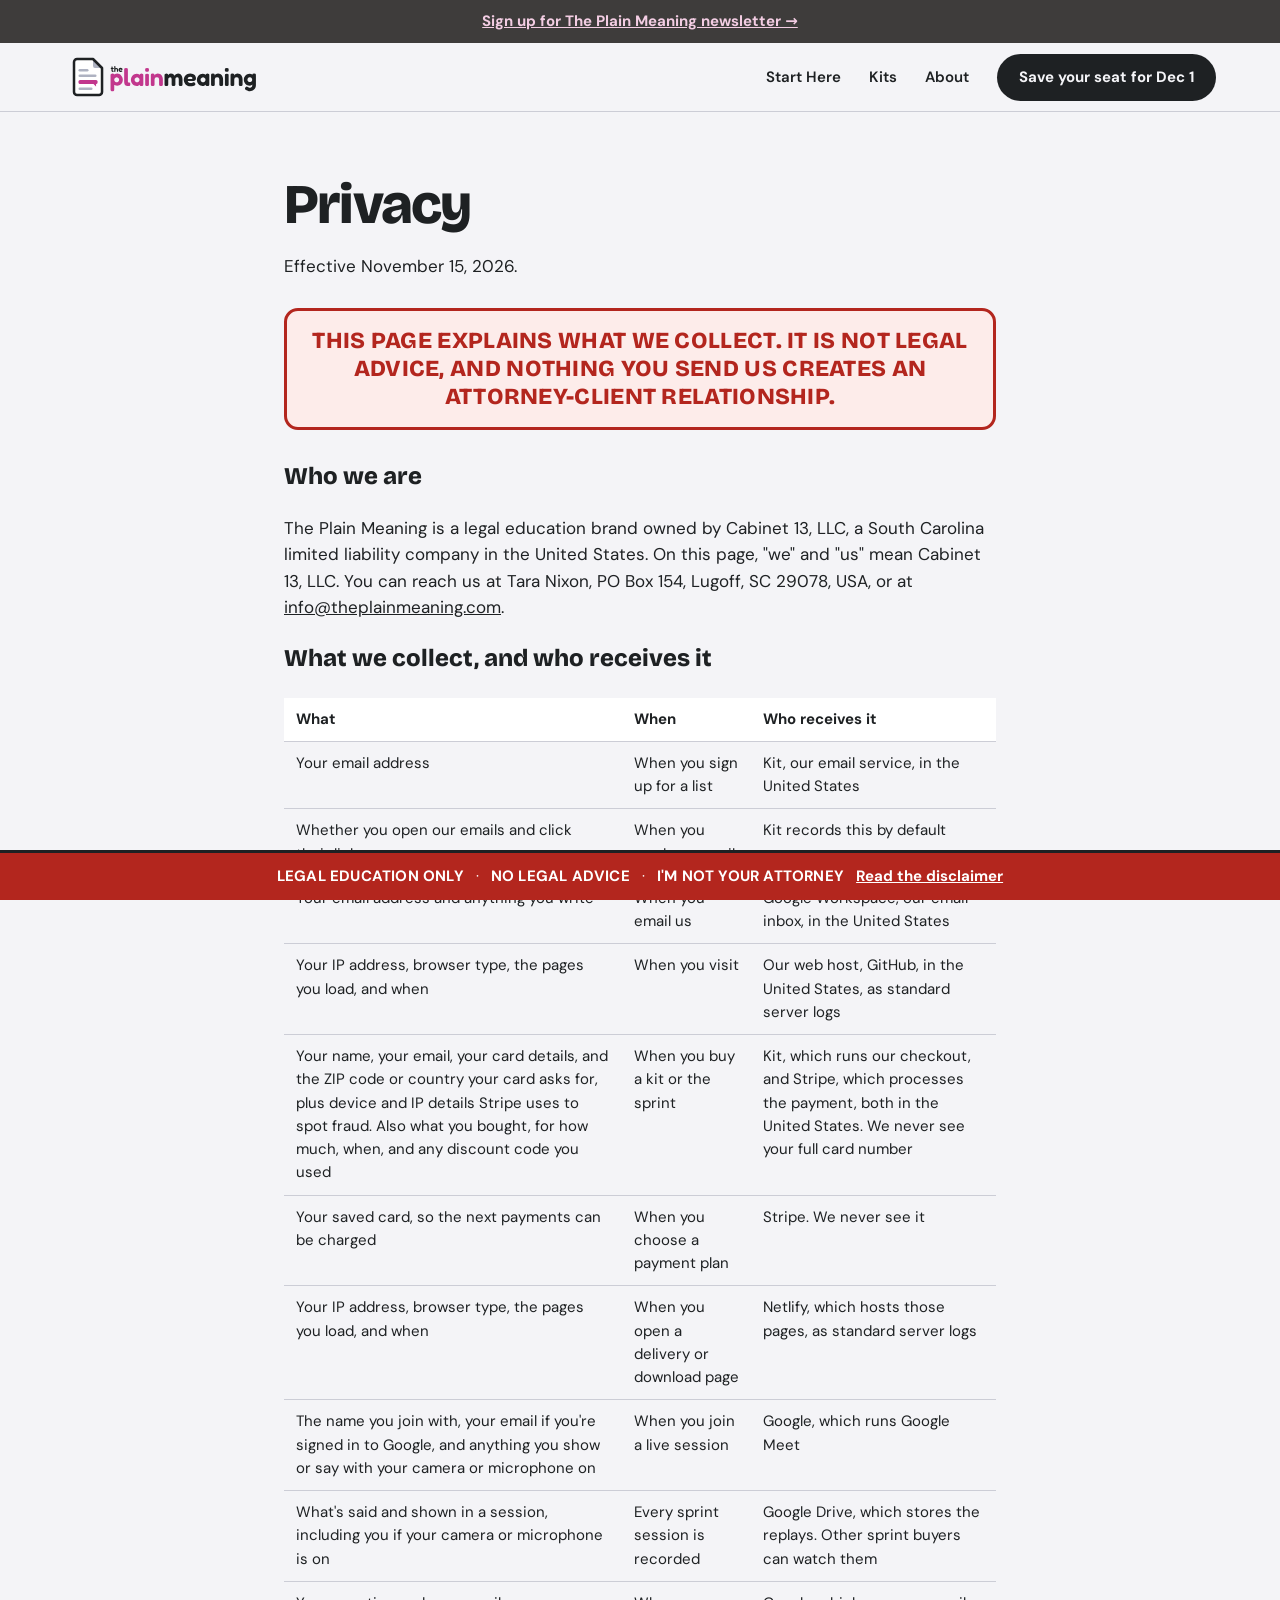
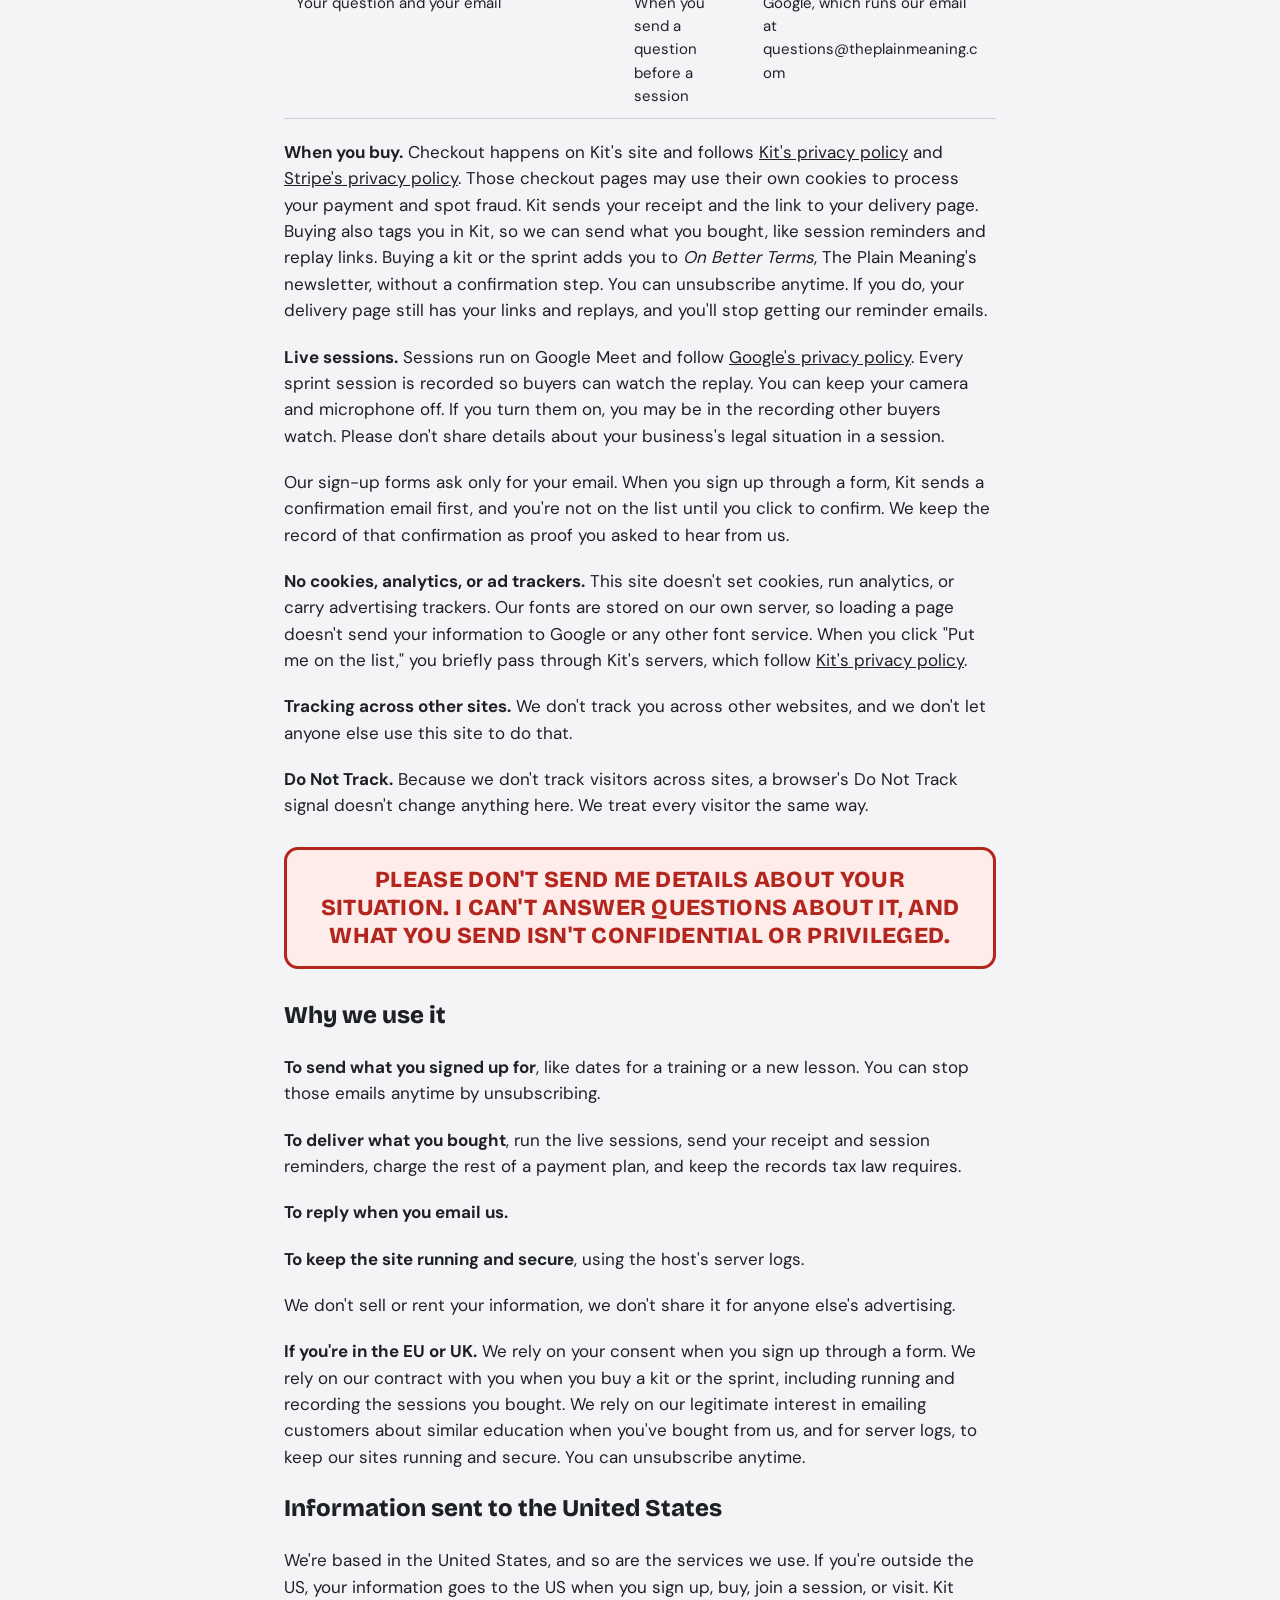
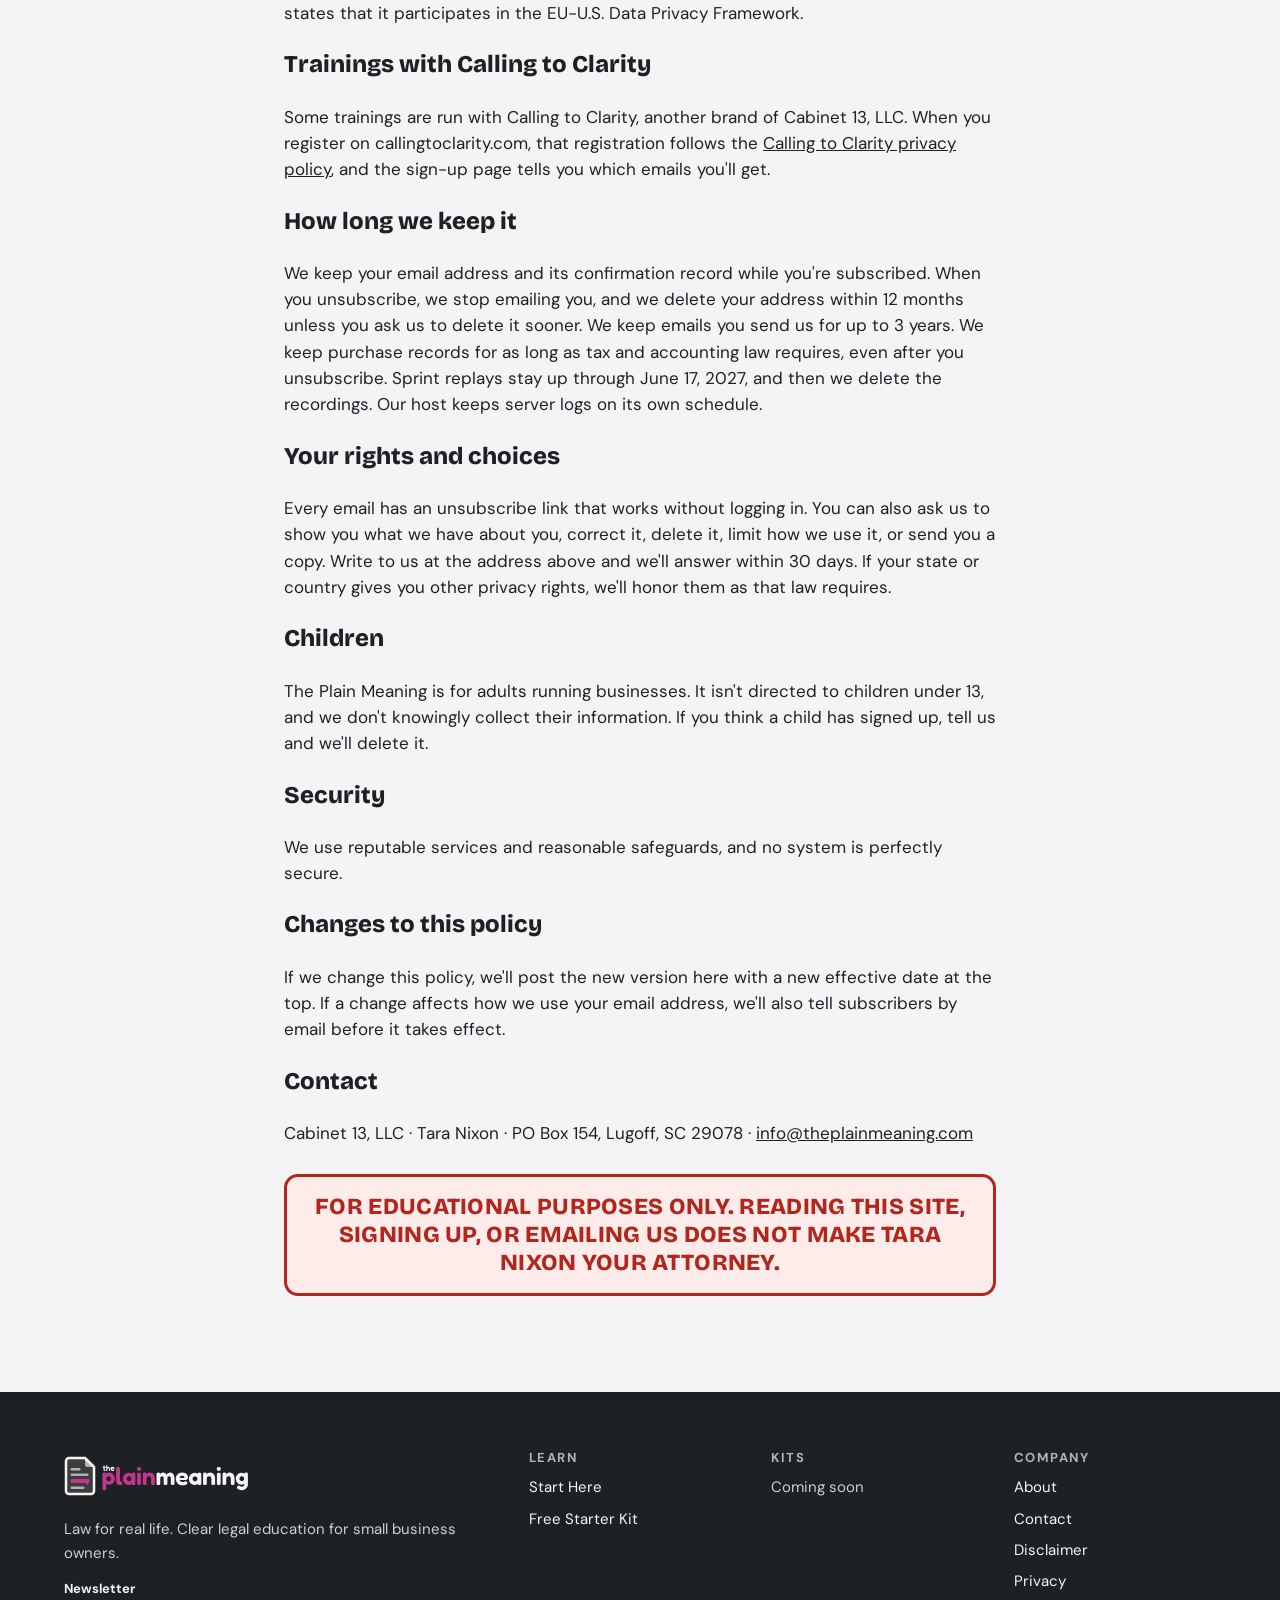
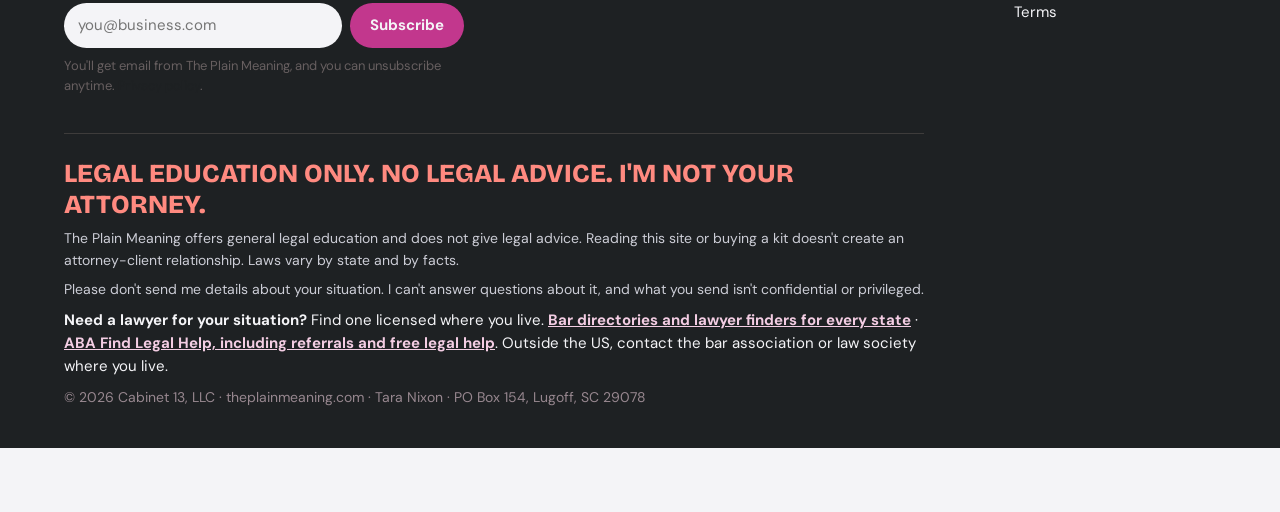
<file: privacy.html>
<!doctype html>
<html lang="en">
<head>
<meta charset="utf-8">
<meta name="viewport" content="width=device-width, initial-scale=1">
<title>Privacy | The Plain Meaning</title>
<meta name="description" content="The Plain Meaning privacy policy.">
<meta name="theme-color" content="#F4F4F7">
<link rel="icon" href="assets/img/favicon.svg" type="image/svg+xml">
<link rel="apple-touch-icon" href="assets/img/icon-avatar.png">
<link rel="stylesheet" href="assets/css/site.css">
</head>
<body>
<a class="skip" href="#main">Skip to content</a>
<div class="banner"><div class="wrap"><a href="#ft-email">Sign up for The Plain Meaning newsletter →</a></div></div>
<header class="site-header"><div class="wrap">
<a class="brand" href="index.html" aria-label="The Plain Meaning home"><img src="assets/img/logo-primary.svg" alt="The Plain Meaning" width="201" height="56"></a>
<nav class="nav" aria-label="Main">
<a href="start-here.html">Start Here</a>

<a href="index.html#kits">Kits</a>
<a href="index.html#about">About</a>
<a class="btn" href="https://callingtoclarity.com/webinars/legal-must-dos/">Save your seat for Dec 1</a>
</nav></div></header>
<main id="main">

<section class="legal">
<h1>Privacy</h1>
<p class="fine">Effective November 15, 2026.</p>
<p class="pm-warn" role="note">This page explains what we collect. It is not legal advice, and nothing you send us creates an attorney-client relationship.</p>

<h2>Who we are</h2>
<p>The Plain Meaning is a legal education brand owned by Cabinet 13, LLC, a South Carolina limited liability company in the United States. On this page, "we" and "us" mean Cabinet 13, LLC. You can reach us at Tara Nixon, PO Box 154, Lugoff, SC 29078, USA, or at <a href="mailto:info@theplainmeaning.com">info@theplainmeaning.com</a>.</p>

<h2>What we collect, and who receives it</h2>
<table>
<thead><tr><th>What</th><th>When</th><th>Who receives it</th></tr></thead>
<tbody>
<tr><td>Your email address</td><td>When you sign up for a list</td><td>Kit, our email service, in the United States</td></tr>
<tr><td>Whether you open our emails and click their links</td><td>When you read our email</td><td>Kit records this by default</td></tr>
<tr><td>Your email address and anything you write</td><td>When you email us</td><td>Google Workspace, our email inbox, in the United States</td></tr>
<tr><td>Your IP address, browser type, the pages you load, and when</td><td>When you visit</td><td>Our web host, GitHub, in the United States, as standard server logs</td></tr>
<tr><td>Your name, your email, your card details, and the ZIP code or country your card asks for, plus device and IP details Stripe uses to spot fraud. Also what you bought, for how much, when, and any discount code you used</td><td>When you buy a kit or the sprint</td><td>Kit, which runs our checkout, and Stripe, which processes the payment, both in the United States. We never see your full card number</td></tr>
<tr><td>Your saved card, so the next payments can be charged</td><td>When you choose a payment plan</td><td>Stripe. We never see it</td></tr>
<tr><td>Your IP address, browser type, the pages you load, and when</td><td>When you open a delivery or download page</td><td>Netlify, which hosts those pages, as standard server logs</td></tr>
<tr><td>The name you join with, your email if you're signed in to Google, and anything you show or say with your camera or microphone on</td><td>When you join a live session</td><td>Google, which runs Google Meet</td></tr>
<tr><td>What's said and shown in a session, including you if your camera or microphone is on</td><td>Every sprint session is recorded</td><td>Google Drive, which stores the replays. Other sprint buyers can watch them</td></tr>
<tr><td>Your question and your email</td><td>When you send a question before a session</td><td style="overflow-wrap:anywhere">Google, which runs our email at questions@theplainmeaning.com</td></tr>
</tbody>
</table>
<p><strong>When you buy.</strong> Checkout happens on Kit's site and follows <a href="https://kit.com/privacy" target="_blank" rel="noopener">Kit's privacy policy</a> and <a href="https://stripe.com/privacy" target="_blank" rel="noopener">Stripe's privacy policy</a>. Those checkout pages may use their own cookies to process your payment and spot fraud. Kit sends your receipt and the link to your delivery page. Buying also tags you in Kit, so we can send what you bought, like session reminders and replay links. Buying a kit or the sprint adds you to <em>On Better Terms</em>, The Plain Meaning's newsletter, without a confirmation step. You can unsubscribe anytime. If you do, your delivery page still has your links and replays, and you'll stop getting our reminder emails.</p>
<p><strong>Live sessions.</strong> Sessions run on Google Meet and follow <a href="https://policies.google.com/privacy" target="_blank" rel="noopener">Google's privacy policy</a>. Every sprint session is recorded so buyers can watch the replay. You can keep your camera and microphone off. If you turn them on, you may be in the recording other buyers watch. Please don't share details about your business's legal situation in a session.</p>
<p>Our sign-up forms ask only for your email. When you sign up through a form, Kit sends a confirmation email first, and you're not on the list until you click to confirm. We keep the record of that confirmation as proof you asked to hear from us.</p>
<p><strong>No cookies, analytics, or ad trackers.</strong> This site doesn't set cookies, run analytics, or carry advertising trackers. Our fonts are stored on our own server, so loading a page doesn't send your information to Google or any other font service. When you click "Put me on the list," you briefly pass through Kit's servers, which follow <a href="https://kit.com/privacy" target="_blank" rel="noopener">Kit's privacy policy</a>.</p>
<p><strong>Tracking across other sites.</strong> We don't track you across other websites, and we don't let anyone else use this site to do that.</p>
<p><strong>Do Not Track.</strong> Because we don't track visitors across sites, a browser's Do Not Track signal doesn't change anything here. We treat every visitor the same way.</p>

<p class="pm-warn" role="note">Please don't send me details about your situation. I can't answer questions about it, and what you send isn't confidential or privileged.</p>

<h2>Why we use it</h2>
<p><strong>To send what you signed up for</strong>, like dates for a training or a new lesson. You can stop those emails anytime by unsubscribing.</p>
<p><strong>To deliver what you bought</strong>, run the live sessions, send your receipt and session reminders, charge the rest of a payment plan, and keep the records tax law requires.</p>
<p><strong>To reply when you email us.</strong></p>
<p><strong>To keep the site running and secure</strong>, using the host's server logs.</p>
<p>We don't sell or rent your information, we don't share it for anyone else's advertising.</p>

<p><strong>If you're in the EU or UK.</strong> We rely on your consent when you sign up through a form. We rely on our contract with you when you buy a kit or the sprint, including running and recording the sessions you bought. We rely on our legitimate interest in emailing customers about similar education when you've bought from us, and for server logs, to keep our sites running and secure. You can unsubscribe anytime.</p>

<h2>Information sent to the United States</h2>
<p>We're based in the United States, and so are the services we use. If you're outside the US, your information goes to the US when you sign up, buy, join a session, or visit. Kit states that it participates in the EU-U.S. Data Privacy Framework.</p>

<h2>Trainings with Calling to Clarity</h2>
<p>Some trainings are run with Calling to Clarity, another brand of Cabinet 13, LLC. When you register on callingtoclarity.com, that registration follows the <a href="https://callingtoclarity.com/policies/#privacy">Calling to Clarity privacy policy</a>, and the sign-up page tells you which emails you'll get.</p>

<h2>How long we keep it</h2>
<p>We keep your email address and its confirmation record while you're subscribed. When you unsubscribe, we stop emailing you, and we delete your address within 12 months unless you ask us to delete it sooner. We keep emails you send us for up to 3 years. We keep purchase records for as long as tax and accounting law requires, even after you unsubscribe. Sprint replays stay up through June 17, 2027, and then we delete the recordings. Our host keeps server logs on its own schedule.</p>

<h2>Your rights and choices</h2>
<p>Every email has an unsubscribe link that works without logging in. You can also ask us to show you what we have about you, correct it, delete it, limit how we use it, or send you a copy. Write to us at the address above and we'll answer within 30 days. If your state or country gives you other privacy rights, we'll honor them as that law requires.</p>

<h2>Children</h2>
<p>The Plain Meaning is for adults running businesses. It isn't directed to children under 13, and we don't knowingly collect their information. If you think a child has signed up, tell us and we'll delete it.</p>

<h2>Security</h2>
<p>We use reputable services and reasonable safeguards, and no system is perfectly secure.</p>

<h2>Changes to this policy</h2>
<p>If we change this policy, we'll post the new version here with a new effective date at the top. If a change affects how we use your email address, we'll also tell subscribers by email before it takes effect.</p>

<h2>Contact</h2>
<p>Cabinet 13, LLC · Tara Nixon · PO Box 154, Lugoff, SC 29078 · <a href="mailto:info@theplainmeaning.com">info@theplainmeaning.com</a></p>

<p class="pm-warn" role="note">For educational purposes only. Reading this site, signing up, or emailing us does not make Tara Nixon your attorney.</p>
</section>
</main>
<footer class="site-footer"><div class="wrap">
<div class="footer__cols">
<div class="footer__brand">
<img src="assets/img/logo-reversed-transparent.svg" alt="The Plain Meaning" width="201" height="56">
<div>Law for real life. Clear legal education for small business owners.</div>
<form class="footer__form" action="https://app.kit.com/forms/10069059/subscriptions" method="post" aria-label="Newsletter signup">
<div class="field"><label for="ft-email">Newsletter</label><input id="ft-email" name="email_address" type="email" autocomplete="email" required placeholder="you@business.com"></div>
<button class="btn" type="submit">Subscribe</button>
<div class="form__fine">You'll get email from The Plain Meaning, and you can unsubscribe anytime. <a href="privacy.html">Privacy policy</a>.</div>
</form>
</div>
<nav class="footer__nav" aria-label="Learn"><h2>Learn</h2><a href="start-here.html">Start Here</a><a href="starter-kit.html">Free Starter Kit</a></nav>
<nav class="footer__nav" aria-label="Kits"><h2>Kits</h2><span>Coming soon</span></nav>
<nav class="footer__nav" aria-label="Company"><h2>Company</h2><a href="index.html#about">About</a><a href="contact.html">Contact</a><a href="disclaimer.html">Disclaimer</a><a href="privacy.html">Privacy</a><a href="terms.html">Terms</a></nav>
</div>
<div class="footer__legal">
<div class="footer__big">Legal education only. No legal advice. I'm not your attorney.</div>
<div>The Plain Meaning offers general legal education and does not give legal advice. Reading this site or buying a kit doesn't create an attorney-client relationship. Laws vary by state and by facts.</div>
<div>Please don't send me details about your situation. I can't answer questions about it, and what you send isn't confidential or privileged.</div>
<div class="footer__find"><strong>Need a lawyer for your situation?</strong> Find one licensed where you live. <a href="https://www.americanbar.org/groups/legal_services/flh-home/flh-bar-directories-and-lawyer-finders/" target="_blank" rel="noopener">Bar directories and lawyer finders for every state</a> · <a href="https://www.americanbar.org/groups/legal_services/flh-home/" target="_blank" rel="noopener">ABA Find Legal Help, including referrals and free legal help</a>. Outside the US, contact the bar association or law society where you live.</div>
<div class="copy">© 2026 Cabinet 13, LLC · theplainmeaning.com · Tara Nixon · PO Box 154, Lugoff, SC 29078</div>
</div>
</div></footer>
<aside class="pm-sticky" role="note" aria-label="Legal disclaimer"><div class="wrap"><strong>Legal education only</strong><span class="pm-sticky__dot" aria-hidden="true">·</span><strong>No legal advice</strong><span class="pm-sticky__dot" aria-hidden="true">·</span><strong>I'm not your attorney</strong><a href="disclaimer.html">Read the disclaimer</a></div></aside>
</body>
</html>
</file>
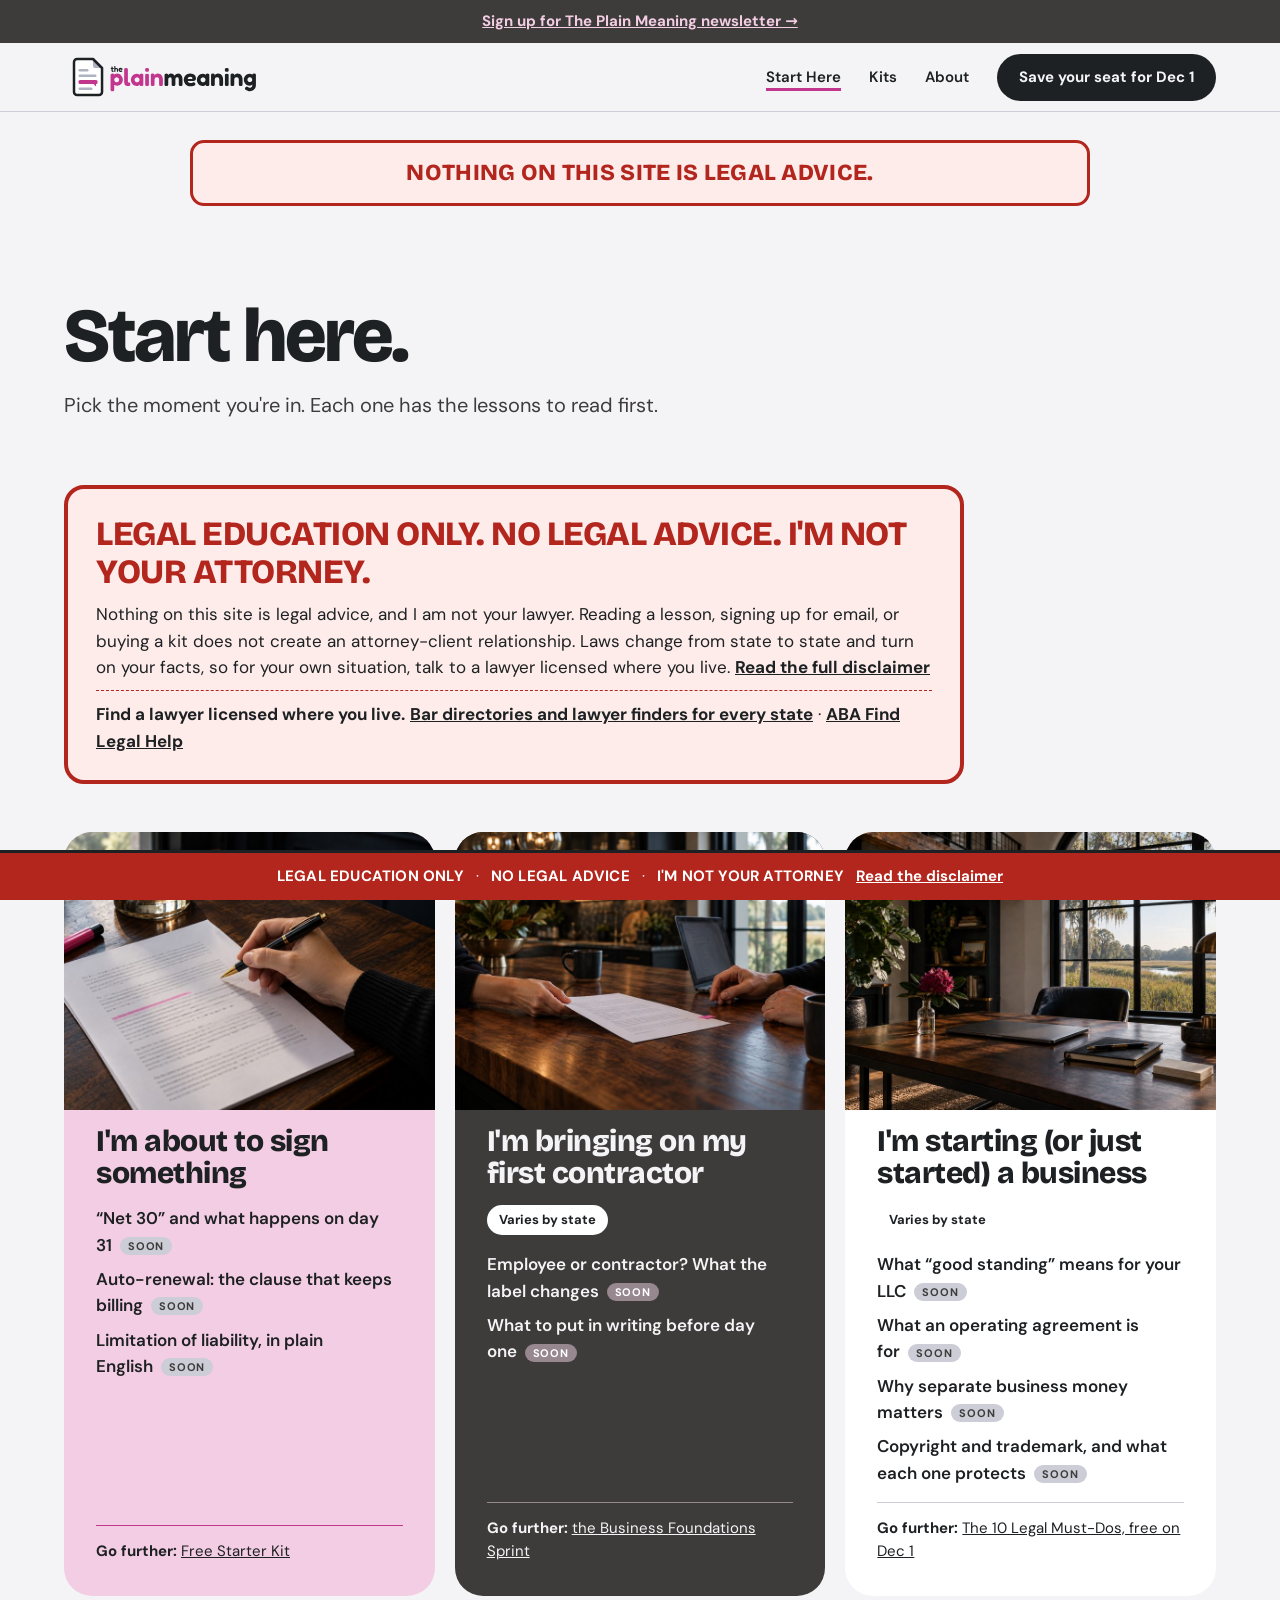
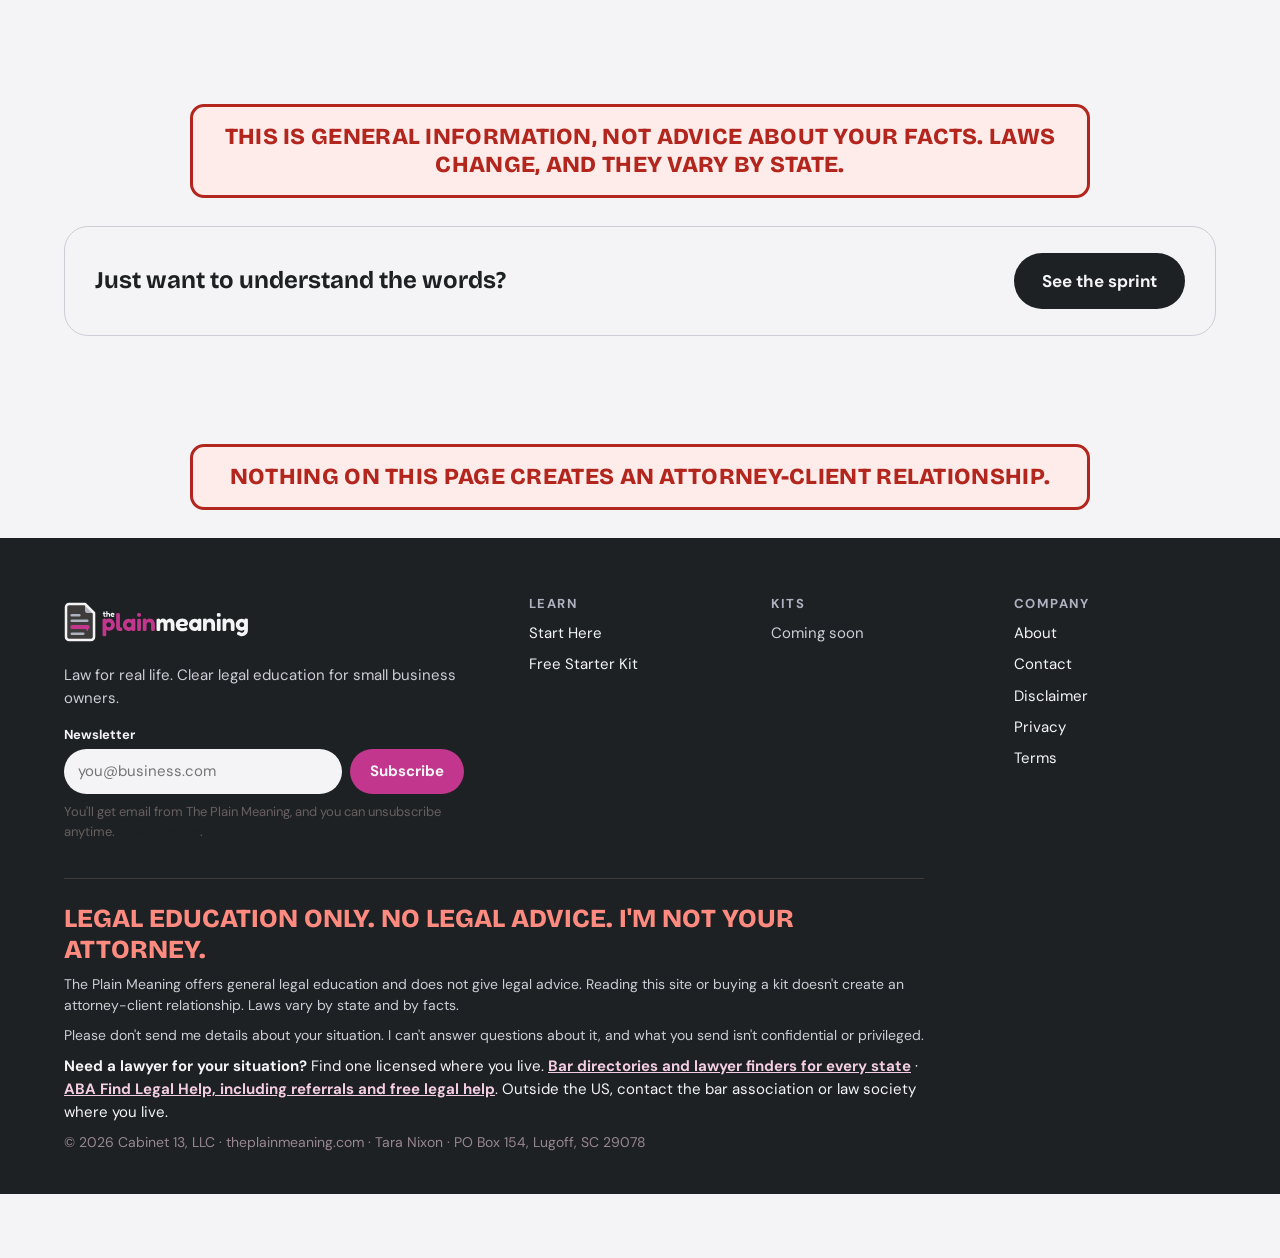
<file: start-here.html>
<!doctype html>
<html lang="en">
<head>
<meta charset="utf-8">
<meta name="viewport" content="width=device-width, initial-scale=1">
<title>Start here | The Plain Meaning</title>
<meta name="description" content="Pick the moment you're in, whether you're signing something, bringing on a contractor, or starting out. Get the lessons that go with it.">
<meta name="theme-color" content="#F4F4F7">
<link rel="icon" href="assets/img/favicon.svg" type="image/svg+xml">
<link rel="apple-touch-icon" href="assets/img/icon-avatar.png">
<link rel="stylesheet" href="assets/css/site.css">
</head>
<body>
<a class="skip" href="#main">Skip to content</a>
<div class="banner"><div class="wrap"><a href="#ft-email">Sign up for The Plain Meaning newsletter →</a></div></div>
<header class="site-header"><div class="wrap">
<a class="brand" href="index.html" aria-label="The Plain Meaning home"><img src="assets/img/logo-primary.svg" alt="The Plain Meaning" width="201" height="56"></a>
<nav class="nav" aria-label="Main">
<a href="start-here.html" aria-current="page">Start Here</a>

<a href="index.html#kits">Kits</a>
<a href="index.html#about">About</a>
<a class="btn" href="https://callingtoclarity.com/webinars/legal-must-dos/">Save your seat for Dec 1</a>
</nav></div></header>
<main id="main">
<div class="wrap"><p class="pm-warn" role="note">Nothing on this site is legal advice.</p></div>

<section class="wrap stack gap-16" style="padding-top:64px;padding-bottom:32px">
<h1 class="h1 h1--page">Start here.</h1>
<p style="font-size:20px;color:var(--iridium);max-width:620px">Pick the moment you're in. Each one has the lessons to read first.</p>
</section>
<section class="wrap pm-disclaimer-wrap"><div class="pm-disclaimer" role="note" aria-label="Legal disclaimer"><div class="pm-disclaimer__head">Legal education only. No legal advice. I'm not your attorney.</div><p>Nothing on this site is legal advice, and I am not your lawyer. Reading a lesson, signing up for email, or buying a kit does not create an attorney-client relationship. Laws change from state to state and turn on your facts, so for your own situation, talk to a lawyer licensed where you live. <a href="disclaimer.html">Read the full disclaimer</a></p><p class="pm-find"><strong>Find a lawyer licensed where you live.</strong> <a href="https://www.americanbar.org/groups/legal_services/flh-home/flh-bar-directories-and-lawyer-finders/" target="_blank" rel="noopener">Bar directories and lawyer finders for every state</a> · <a href="https://www.americanbar.org/groups/legal_services/flh-home/" target="_blank" rel="noopener">ABA Find Legal Help</a></p></div></section>
<section class="wrap cards cards--lg" style="padding-top:16px;padding-bottom:80px;gap:20px;grid-template-columns:repeat(auto-fit,minmax(300px,1fr))">
<div class="door door--hl"><img class="door__img" src="assets/img/pm-02-clause.jpg" alt="A hand holding a pen over a printed agreement with one line highlighted in pink" width="800" height="600" loading="lazy"><div class="display">I'm about to sign something</div><div class="door__links"><span class="soon">“Net 30” and what happens on day 31<em class="soon-tag">Soon</em></span><span class="soon">Auto-renewal: the clause that keeps billing<em class="soon-tag">Soon</em></span><span class="soon">Limitation of liability, in plain English<em class="soon-tag">Soon</em></span></div>
<div class="door__foot"><b>Go further:</b> <a href="starter-kit.html">Free Starter Kit</a></div></div>
<div class="door door--dark"><img class="door__img" src="assets/img/pm-03-handoff.jpg" alt="Two people at a kitchen island, one sliding a printed page across to the other" width="800" height="600" loading="lazy"><div class="display">I'm bringing on my first contractor</div><span class="pill pill--white">Varies by state</span><div class="door__links"><span class="soon">Employee or contractor? What the label changes<em class="soon-tag">Soon</em></span><span class="soon">What to put in writing before day one<em class="soon-tag">Soon</em></span></div>
<div class="door__foot"><b>Go further:</b> <a href="2027sprint/">the Business Foundations Sprint</a></div></div>
<div class="door door--white"><img class="door__img" src="assets/img/pm-04-desk.jpg" alt="A desk below an arched window with a view of Lowcountry marsh and live oaks" width="800" height="600" loading="lazy"><div class="display">I'm starting (or just started) a business</div><span class="pill pill--white">Varies by state</span><div class="door__links"><span class="soon">What “good standing” means for your LLC<em class="soon-tag">Soon</em></span><span class="soon">What an operating agreement is for<em class="soon-tag">Soon</em></span><span class="soon">Why separate business money matters<em class="soon-tag">Soon</em></span><span class="soon">Copyright and trademark, and what each one protects<em class="soon-tag">Soon</em></span></div>
<div class="door__foot"><b>Go further:</b> <a href="https://callingtoclarity.com/webinars/legal-must-dos/">The 10 Legal Must-Dos, free on Dec 1</a></div></div>
</section>
<div class="wrap"><p class="pm-warn" role="note">This is general information, not advice about your facts. Laws change, and they vary by state.</p></div>
<section class="wrap" style="padding-bottom:80px"><div class="cta-strip"><div class="display">Just want to understand the words?</div><a class="btn btn--dark" href="2027sprint/">See the sprint</a></div></section>

<div class="wrap"><p class="pm-warn" role="note">Nothing on this page creates an attorney-client relationship.</p></div>
</main>
<footer class="site-footer"><div class="wrap">
<div class="footer__cols">
<div class="footer__brand">
<img src="assets/img/logo-reversed-transparent.svg" alt="The Plain Meaning" width="201" height="56">
<div>Law for real life. Clear legal education for small business owners.</div>
<form class="footer__form" action="https://app.kit.com/forms/10069059/subscriptions" method="post" aria-label="Newsletter signup">
<div class="field"><label for="ft-email">Newsletter</label><input id="ft-email" name="email_address" type="email" autocomplete="email" required placeholder="you@business.com"></div>
<button class="btn" type="submit">Subscribe</button>
<div class="form__fine">You'll get email from The Plain Meaning, and you can unsubscribe anytime. <a href="privacy.html">Privacy policy</a>.</div>
</form>
</div>
<nav class="footer__nav" aria-label="Learn"><h2>Learn</h2><a href="start-here.html">Start Here</a><a href="starter-kit.html">Free Starter Kit</a></nav>
<nav class="footer__nav" aria-label="Kits"><h2>Kits</h2><span>Coming soon</span></nav>
<nav class="footer__nav" aria-label="Company"><h2>Company</h2><a href="index.html#about">About</a><a href="contact.html">Contact</a><a href="disclaimer.html">Disclaimer</a><a href="privacy.html">Privacy</a><a href="terms.html">Terms</a></nav>
</div>
<div class="footer__legal">
<div class="footer__big">Legal education only. No legal advice. I'm not your attorney.</div>
<div>The Plain Meaning offers general legal education and does not give legal advice. Reading this site or buying a kit doesn't create an attorney-client relationship. Laws vary by state and by facts.</div>
<div>Please don't send me details about your situation. I can't answer questions about it, and what you send isn't confidential or privileged.</div>
<div class="footer__find"><strong>Need a lawyer for your situation?</strong> Find one licensed where you live. <a href="https://www.americanbar.org/groups/legal_services/flh-home/flh-bar-directories-and-lawyer-finders/" target="_blank" rel="noopener">Bar directories and lawyer finders for every state</a> · <a href="https://www.americanbar.org/groups/legal_services/flh-home/" target="_blank" rel="noopener">ABA Find Legal Help, including referrals and free legal help</a>. Outside the US, contact the bar association or law society where you live.</div>
<div class="copy">© 2026 Cabinet 13, LLC · theplainmeaning.com · Tara Nixon · PO Box 154, Lugoff, SC 29078</div>
</div>
</div></footer>
<aside class="pm-sticky" role="note" aria-label="Legal disclaimer"><div class="wrap"><strong>Legal education only</strong><span class="pm-sticky__dot" aria-hidden="true">·</span><strong>No legal advice</strong><span class="pm-sticky__dot" aria-hidden="true">·</span><strong>I'm not your attorney</strong><a href="disclaimer.html">Read the disclaimer</a></div></aside>
</body>
</html>
</file>
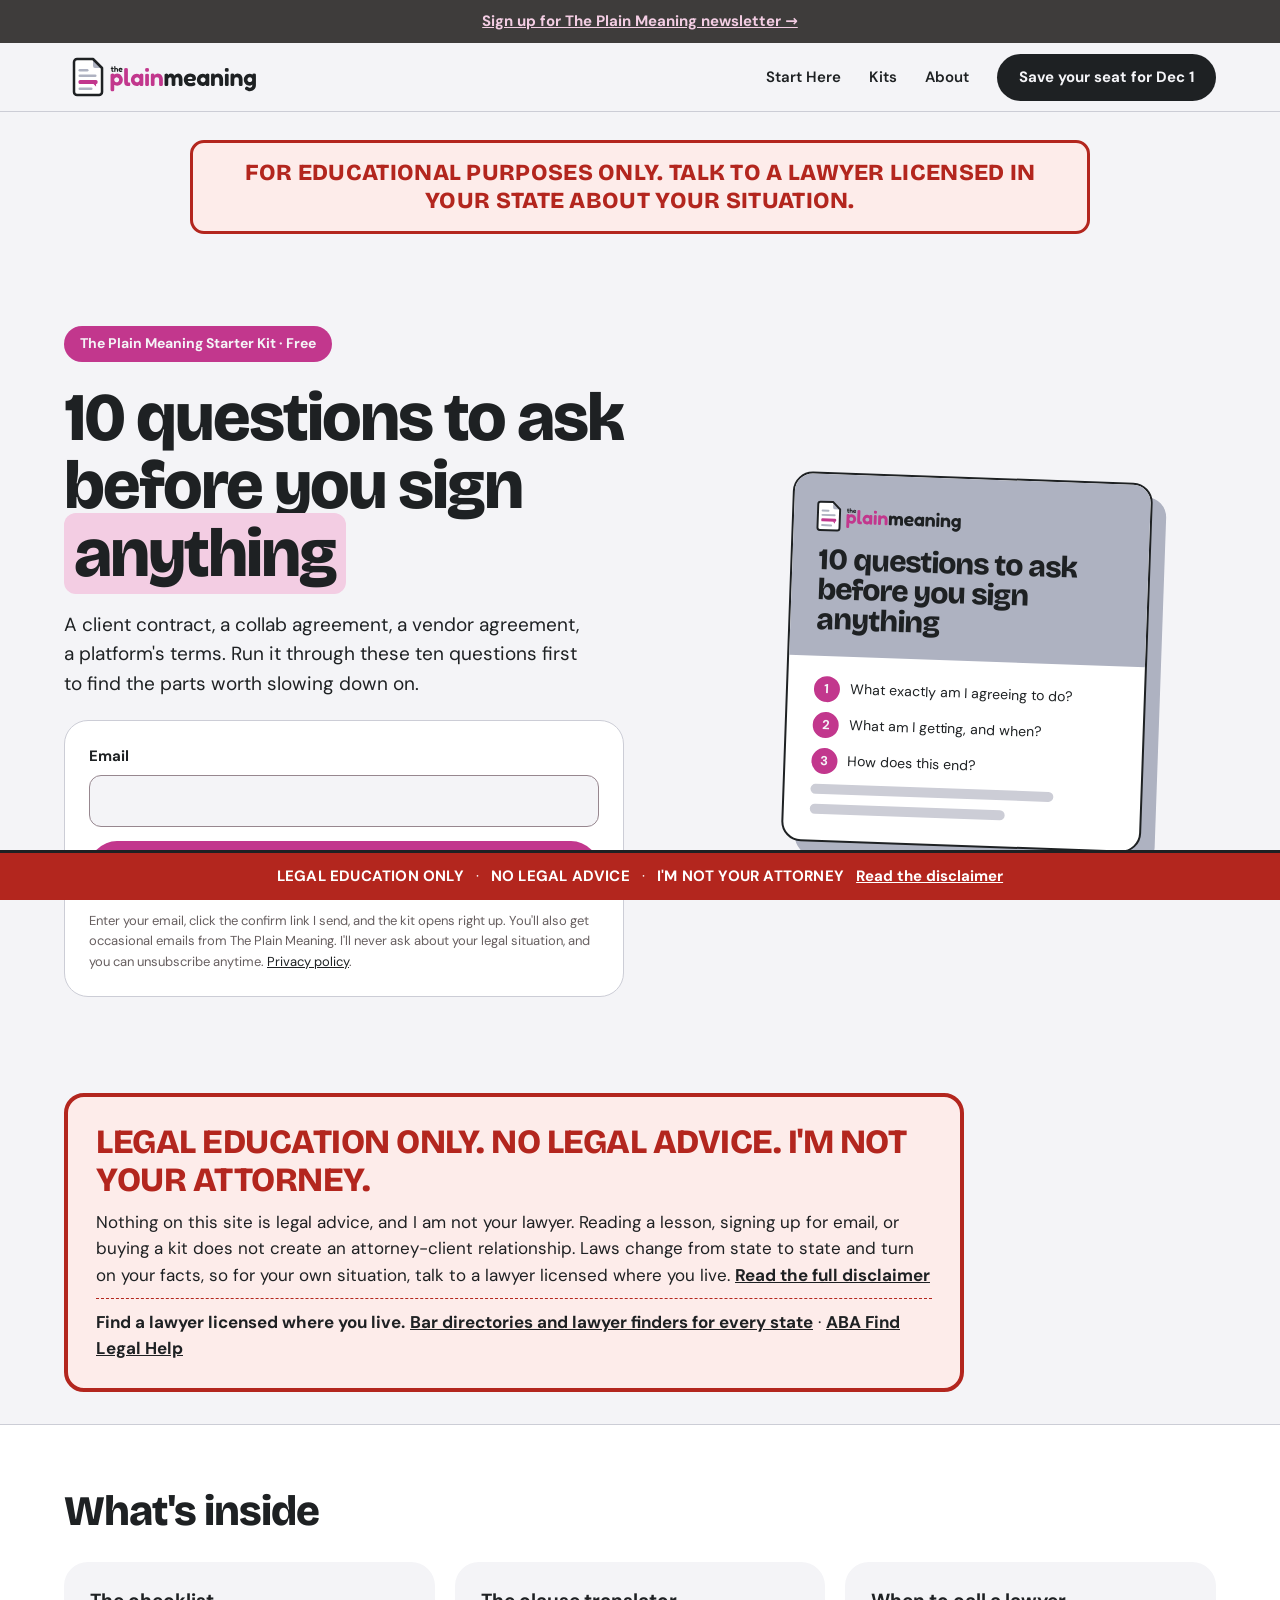
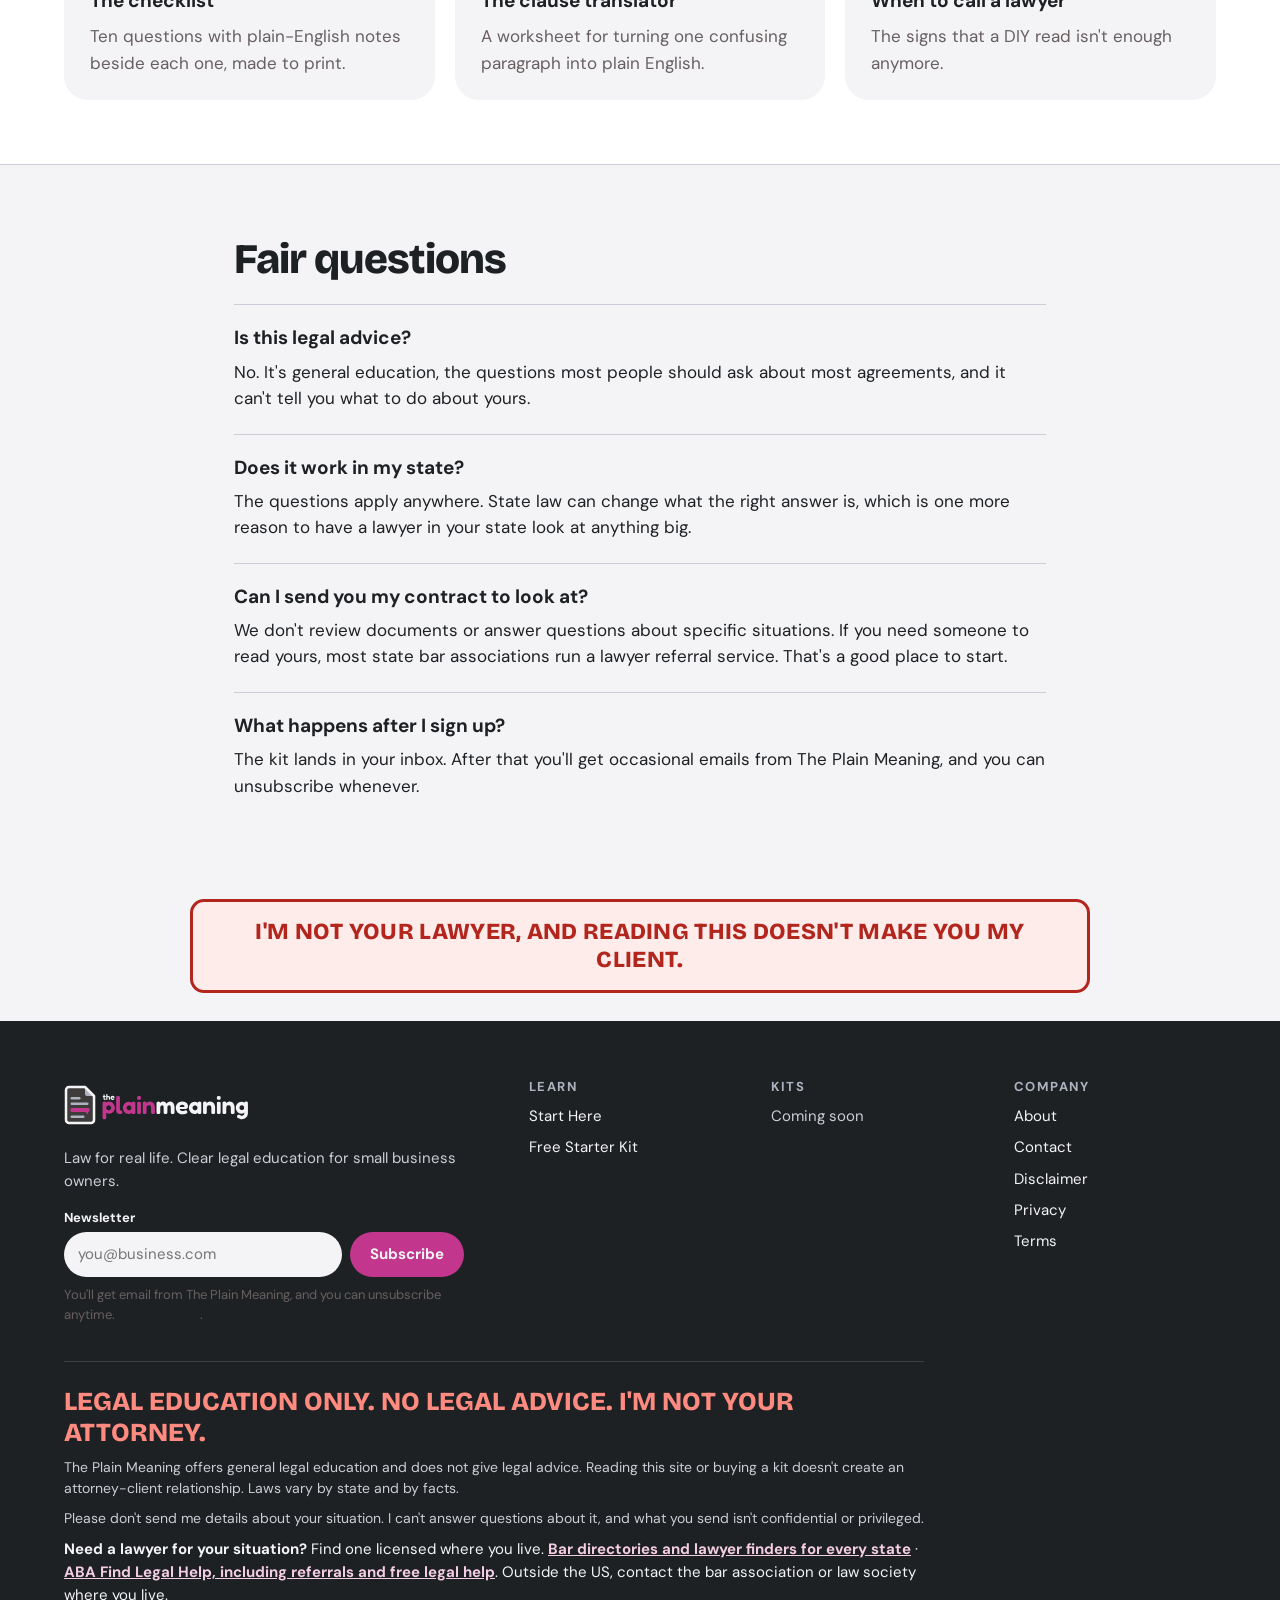
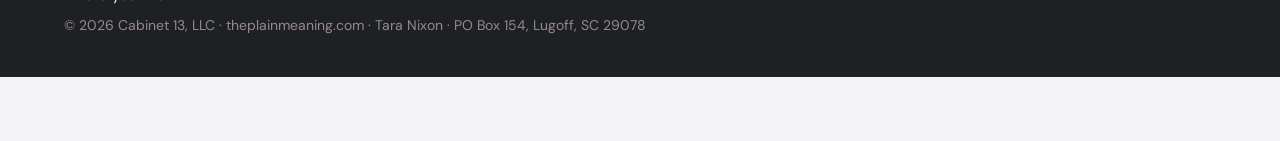
<file: starter-kit.html>
<!doctype html>
<html lang="en">
<head>
<meta charset="utf-8">
<meta name="viewport" content="width=device-width, initial-scale=1">
<title>Free Starter Kit: 10 questions to ask before you sign anything | The Plain Meaning</title>
<meta name="description" content="A free checklist of ten questions to ask before you sign a client contract, collab agreement, vendor agreement, or platform terms, plus a clause translator and a guide to when to call a lawyer.">
<meta name="theme-color" content="#F4F4F7">
<link rel="icon" href="assets/img/favicon.svg" type="image/svg+xml">
<link rel="apple-touch-icon" href="assets/img/icon-avatar.png">
<link rel="stylesheet" href="assets/css/site.css">
</head>
<body>
<a class="skip" href="#main">Skip to content</a>
<div class="banner"><div class="wrap"><a href="#ft-email">Sign up for The Plain Meaning newsletter →</a></div></div>
<header class="site-header"><div class="wrap">
<a class="brand" href="index.html" aria-label="The Plain Meaning home"><img src="assets/img/logo-primary.svg" alt="The Plain Meaning" width="201" height="56"></a>
<nav class="nav" aria-label="Main">
<a href="start-here.html">Start Here</a>

<a href="index.html#kits">Kits</a>
<a href="index.html#about">About</a>
<a class="btn" href="https://callingtoclarity.com/webinars/legal-must-dos/">Save your seat for Dec 1</a>
</nav></div></header>
<main id="main">
<div class="wrap"><p class="pm-warn" role="note">For educational purposes only. Talk to a lawyer licensed in your state about your situation.</p></div>

<section class="kit-hero"><div class="wrap">
<div class="kit-hero__copy stack gap-22">
<div class="pill pill--pink">The Plain Meaning Starter Kit · Free</div>
<h1 class="h1" style="font-size:clamp(40px,5.4vw,68px);letter-spacing:-2px">10 questions to ask before you sign <span class="mark-hl">anything</span></h1>
<p class="lede" style="font-size:19px">A client contract, a collab agreement, a vendor agreement, a platform's terms. Run it through these ten questions first to find the parts worth slowing down on.</p>
<form class="form form--inline" action="https://app.kit.com/forms/10194160/subscriptions" method="post" aria-label="Starter Kit signup">
<div class="field field--wide"><label for="kit-email" style="font-weight:700;font-size:15px">Email</label><input id="kit-email" name="email_address" type="email" autocomplete="email" required style="font:inherit;padding:12px 14px;border:1px solid var(--cinema);border-radius:12px;background:var(--paper);min-height:48px"></div>
<button class="btn" type="submit">Send me the kit</button>
<div class="form__fine">Enter your email, click the confirm link I send, and the kit opens right up. You'll also get occasional emails from The Plain Meaning. I'll never ask about your legal situation, and you can unsubscribe anytime. <a href="privacy.html">Privacy policy</a>.</div>
</form>
</div>
<div class="kit-hero__cover"><div class="cover" aria-hidden="true">
<div class="cover__top"><img src="assets/img/logo-primary.svg" alt="" width="158" height="44"><div class="display">10 questions to ask before you sign anything</div></div>
<div class="cover__list"><div class="cover__q"><span class="cover__n">1</span>What exactly am I agreeing to do?</div><div class="cover__q"><span class="cover__n">2</span>What am I getting, and when?</div><div class="cover__q"><span class="cover__n">3</span>How does this end?</div><div class="cover__bar" style="width:80%"></div><div class="cover__bar" style="width:64%"></div></div>
</div></div>
</div></section>

<section class="wrap pm-disclaimer-wrap"><div class="pm-disclaimer" role="note" aria-label="Legal disclaimer"><div class="pm-disclaimer__head">Legal education only. No legal advice. I'm not your attorney.</div><p>Nothing on this site is legal advice, and I am not your lawyer. Reading a lesson, signing up for email, or buying a kit does not create an attorney-client relationship. Laws change from state to state and turn on your facts, so for your own situation, talk to a lawyer licensed where you live. <a href="disclaimer.html">Read the full disclaimer</a></p><p class="pm-find"><strong>Find a lawyer licensed where you live.</strong> <a href="https://www.americanbar.org/groups/legal_services/flh-home/flh-bar-directories-and-lawyer-finders/" target="_blank" rel="noopener">Bar directories and lawyer finders for every state</a> · <a href="https://www.americanbar.org/groups/legal_services/flh-home/" target="_blank" rel="noopener">ABA Find Legal Help</a></p></div></section>

<section class="section section--white"><div class="wrap stack gap-28">
<h2 class="h2">What's inside</h2>
<div class="cards cards--sm" style="gap:20px">
<div class="panel stack gap-8" style="background:var(--paper);gap:8px"><div style="font-weight:700;font-size:19px">The checklist</div><div class="muted">Ten questions with plain-English notes beside each one, made to print.</div></div>
<div class="panel stack" style="background:var(--paper);gap:8px"><div style="font-weight:700;font-size:19px">The clause translator</div><div class="muted">A worksheet for turning one confusing paragraph into plain English.</div></div>
<div class="panel stack" style="background:var(--paper);gap:8px"><div style="font-weight:700;font-size:19px">When to call a lawyer</div><div class="muted">The signs that a DIY read isn't enough anymore.</div></div>
</div></div></section>

<section class="faq">
<h2 class="h2">Fair questions</h2>
<div class="faq__item"><div class="faq__q">Is this legal advice?</div><div>No. It's general education, the questions most people should ask about most agreements, and it can't tell you what to do about yours.</div></div>
<div class="faq__item"><div class="faq__q">Does it work in my state?</div><div>The questions apply anywhere. State law can change what the right answer is, which is one more reason to have a lawyer in your state look at anything big.</div></div>
<div class="faq__item"><div class="faq__q">Can I send you my contract to look at?</div><div>We don't review documents or answer questions about specific situations. If you need someone to read yours, most state bar associations run a lawyer referral service. That's a good place to start.</div></div>
<div class="faq__item"><div class="faq__q">What happens after I sign up?</div><div>The kit lands in your inbox. After that you'll get occasional emails from The Plain Meaning, and you can unsubscribe whenever.</div></div>
</section>

<div class="wrap"><p class="pm-warn" role="note">I'm not your lawyer, and reading this doesn't make you my client.</p></div>
</main>
<footer class="site-footer"><div class="wrap">
<div class="footer__cols">
<div class="footer__brand">
<img src="assets/img/logo-reversed-transparent.svg" alt="The Plain Meaning" width="201" height="56">
<div>Law for real life. Clear legal education for small business owners.</div>
<form class="footer__form" action="https://app.kit.com/forms/10069059/subscriptions" method="post" aria-label="Newsletter signup">
<div class="field"><label for="ft-email">Newsletter</label><input id="ft-email" name="email_address" type="email" autocomplete="email" required placeholder="you@business.com"></div>
<button class="btn" type="submit">Subscribe</button>
<div class="form__fine">You'll get email from The Plain Meaning, and you can unsubscribe anytime. <a href="privacy.html">Privacy policy</a>.</div>
</form>
</div>
<nav class="footer__nav" aria-label="Learn"><h2>Learn</h2><a href="start-here.html">Start Here</a><a href="starter-kit.html">Free Starter Kit</a></nav>
<nav class="footer__nav" aria-label="Kits"><h2>Kits</h2><span>Coming soon</span></nav>
<nav class="footer__nav" aria-label="Company"><h2>Company</h2><a href="index.html#about">About</a><a href="contact.html">Contact</a><a href="disclaimer.html">Disclaimer</a><a href="privacy.html">Privacy</a><a href="terms.html">Terms</a></nav>
</div>
<div class="footer__legal">
<div class="footer__big">Legal education only. No legal advice. I'm not your attorney.</div>
<div>The Plain Meaning offers general legal education and does not give legal advice. Reading this site or buying a kit doesn't create an attorney-client relationship. Laws vary by state and by facts.</div>
<div>Please don't send me details about your situation. I can't answer questions about it, and what you send isn't confidential or privileged.</div>
<div class="footer__find"><strong>Need a lawyer for your situation?</strong> Find one licensed where you live. <a href="https://www.americanbar.org/groups/legal_services/flh-home/flh-bar-directories-and-lawyer-finders/" target="_blank" rel="noopener">Bar directories and lawyer finders for every state</a> · <a href="https://www.americanbar.org/groups/legal_services/flh-home/" target="_blank" rel="noopener">ABA Find Legal Help, including referrals and free legal help</a>. Outside the US, contact the bar association or law society where you live.</div>
<div class="copy">© 2026 Cabinet 13, LLC · theplainmeaning.com · Tara Nixon · PO Box 154, Lugoff, SC 29078</div>
</div>
</div></footer>
<aside class="pm-sticky" role="note" aria-label="Legal disclaimer"><div class="wrap"><strong>Legal education only</strong><span class="pm-sticky__dot" aria-hidden="true">·</span><strong>No legal advice</strong><span class="pm-sticky__dot" aria-hidden="true">·</span><strong>I'm not your attorney</strong><a href="disclaimer.html">Read the disclaimer</a></div></aside>
</body>
</html>
</file>
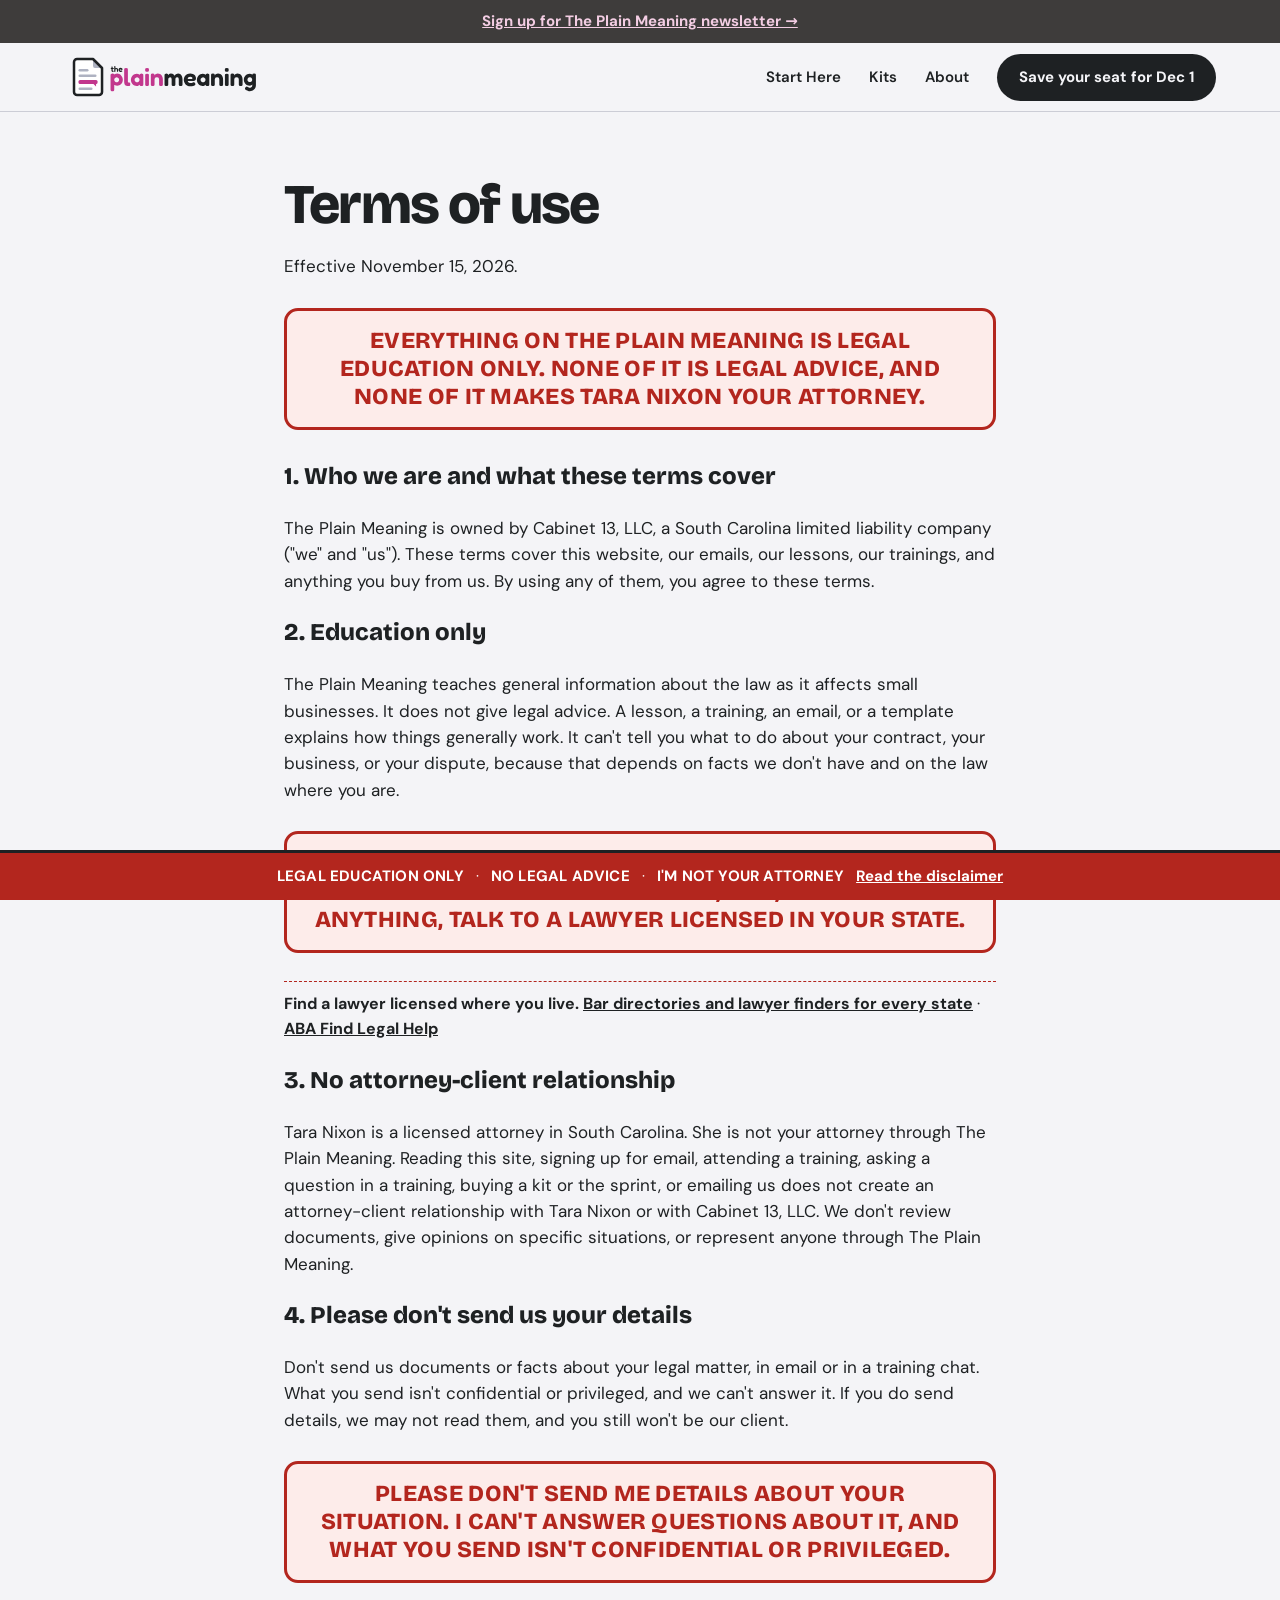
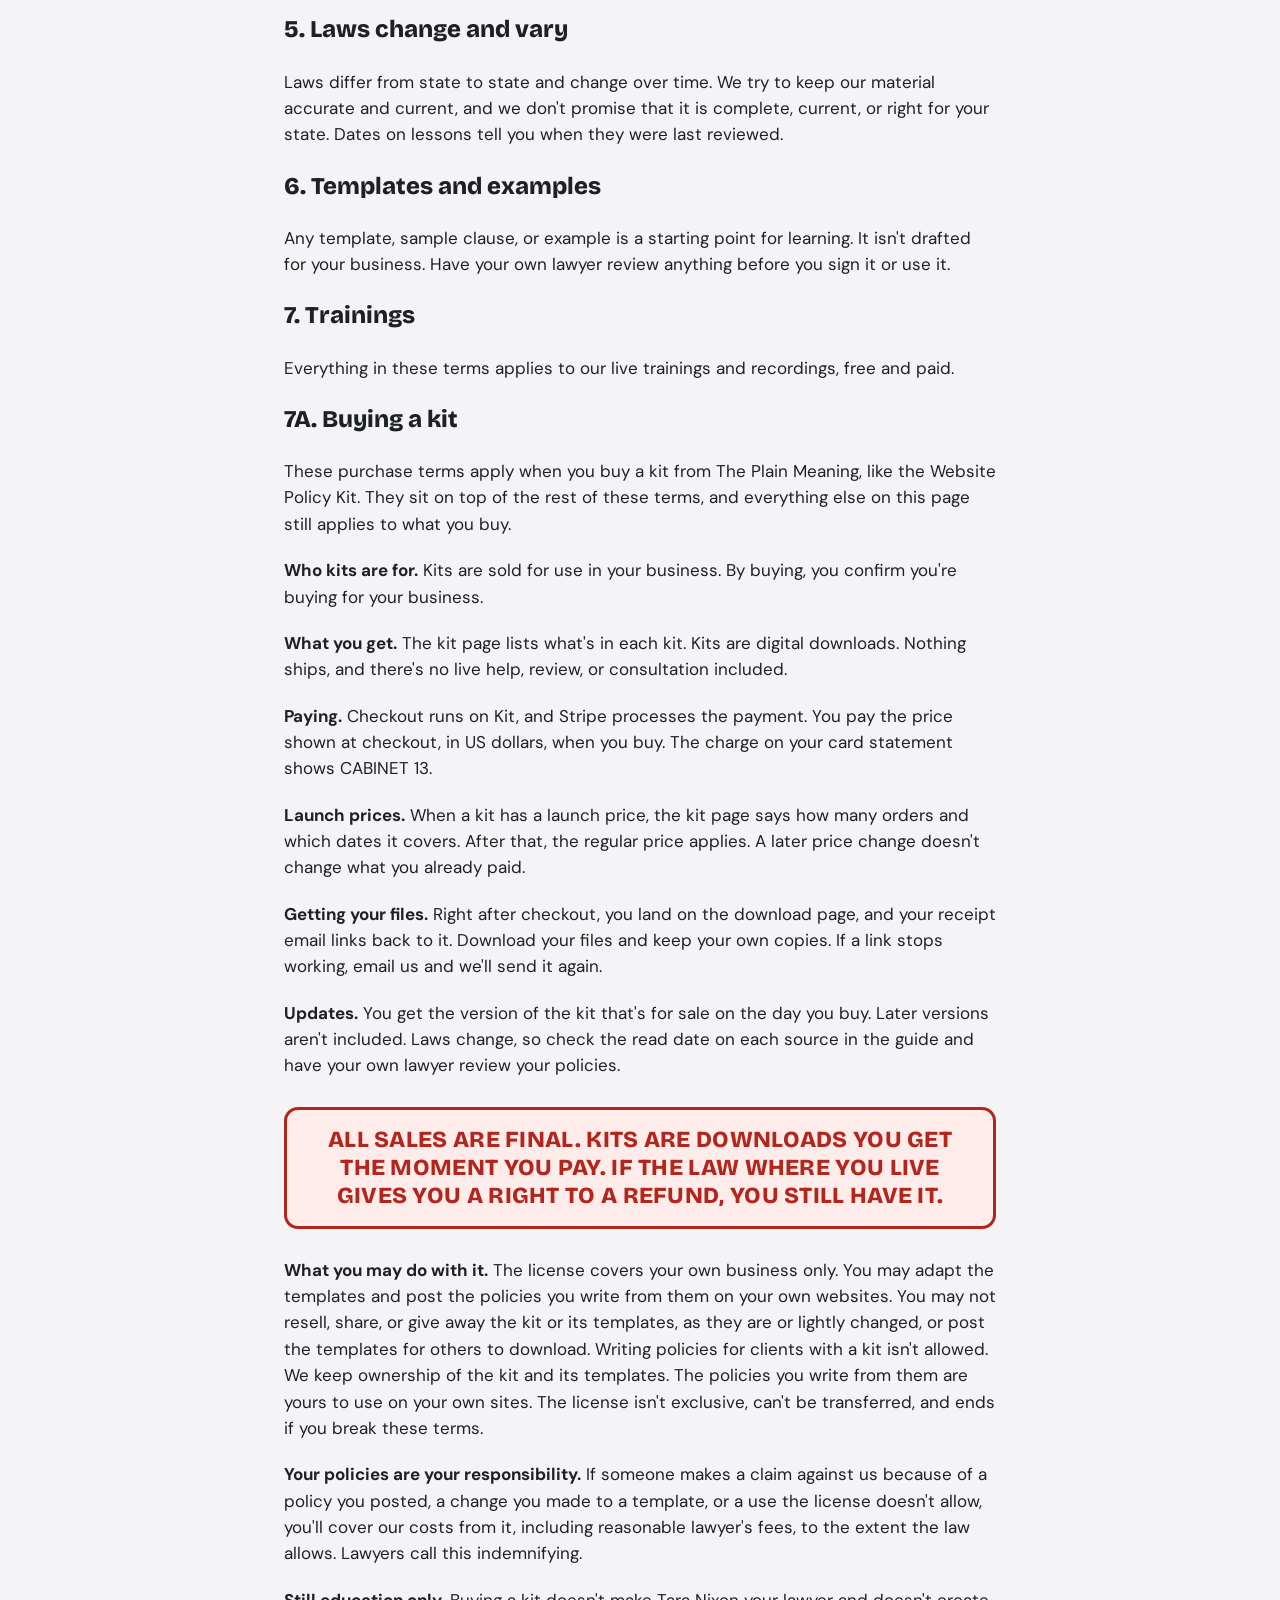
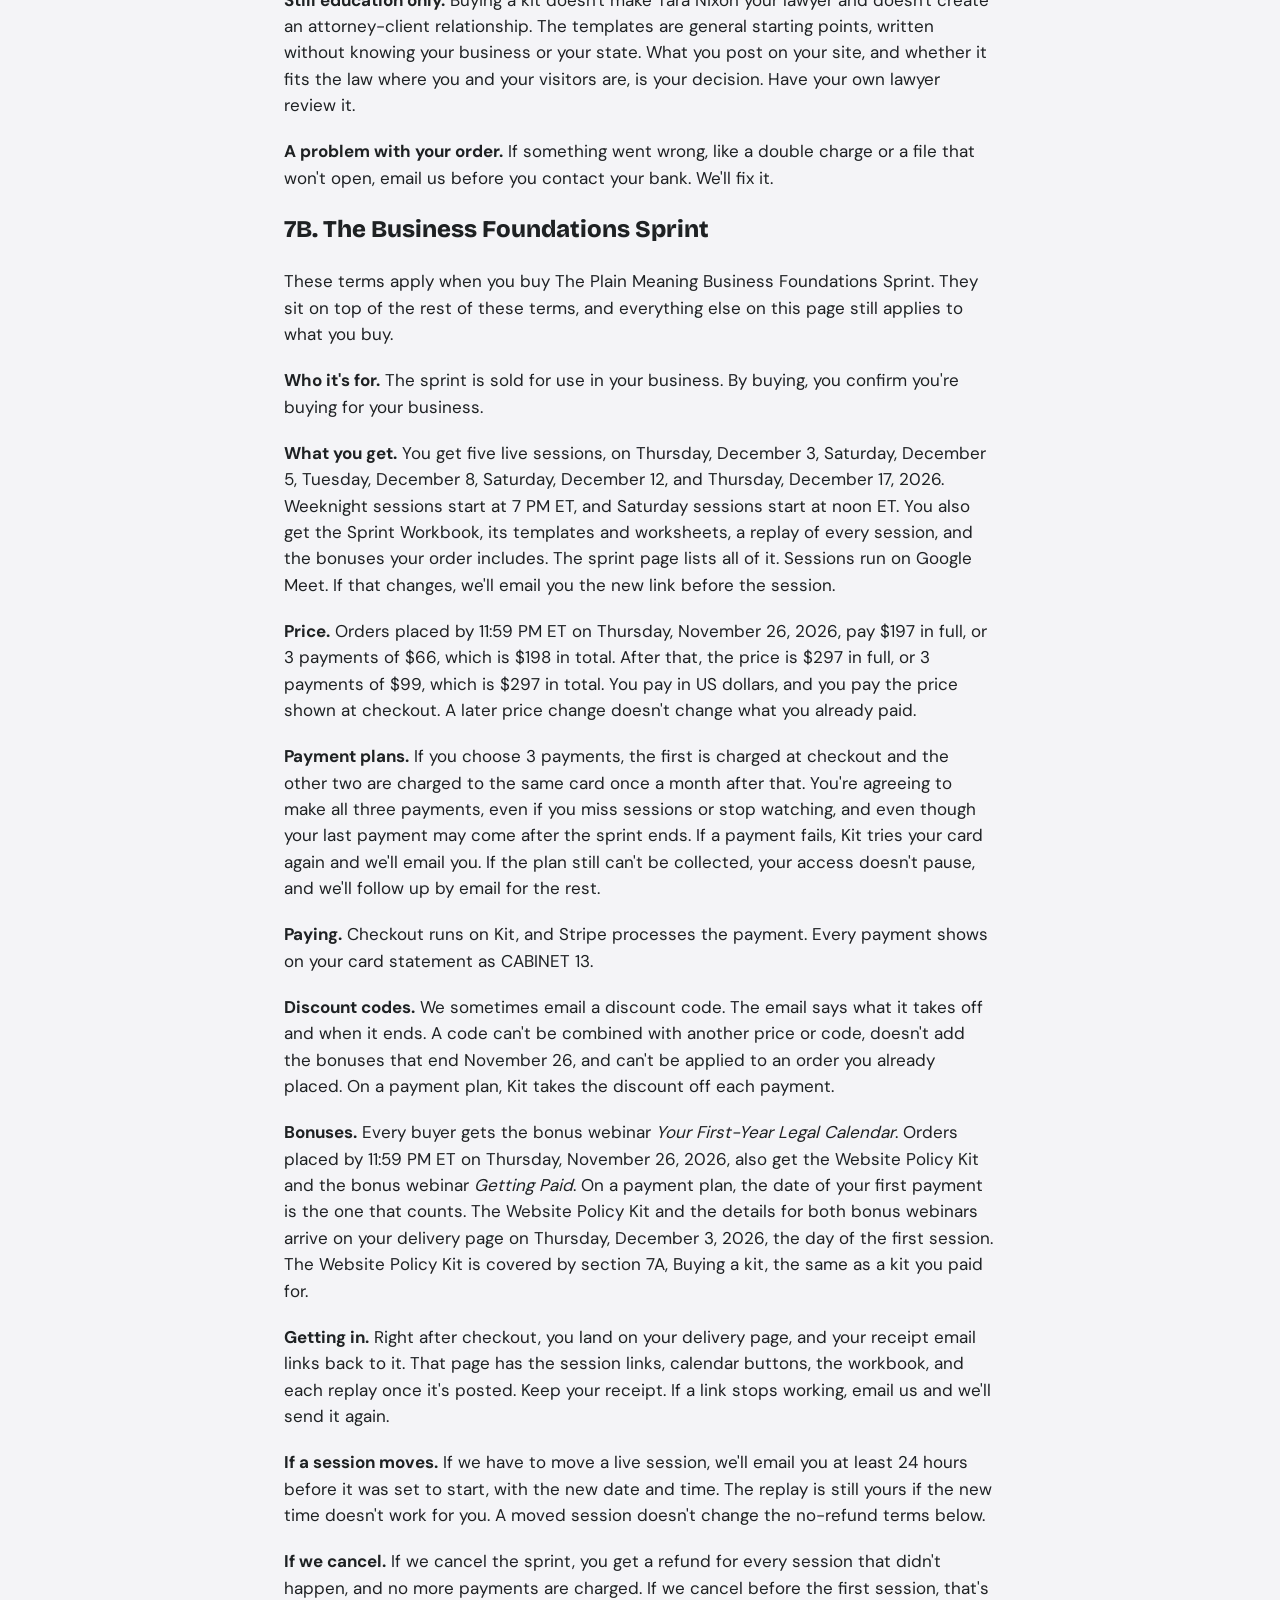
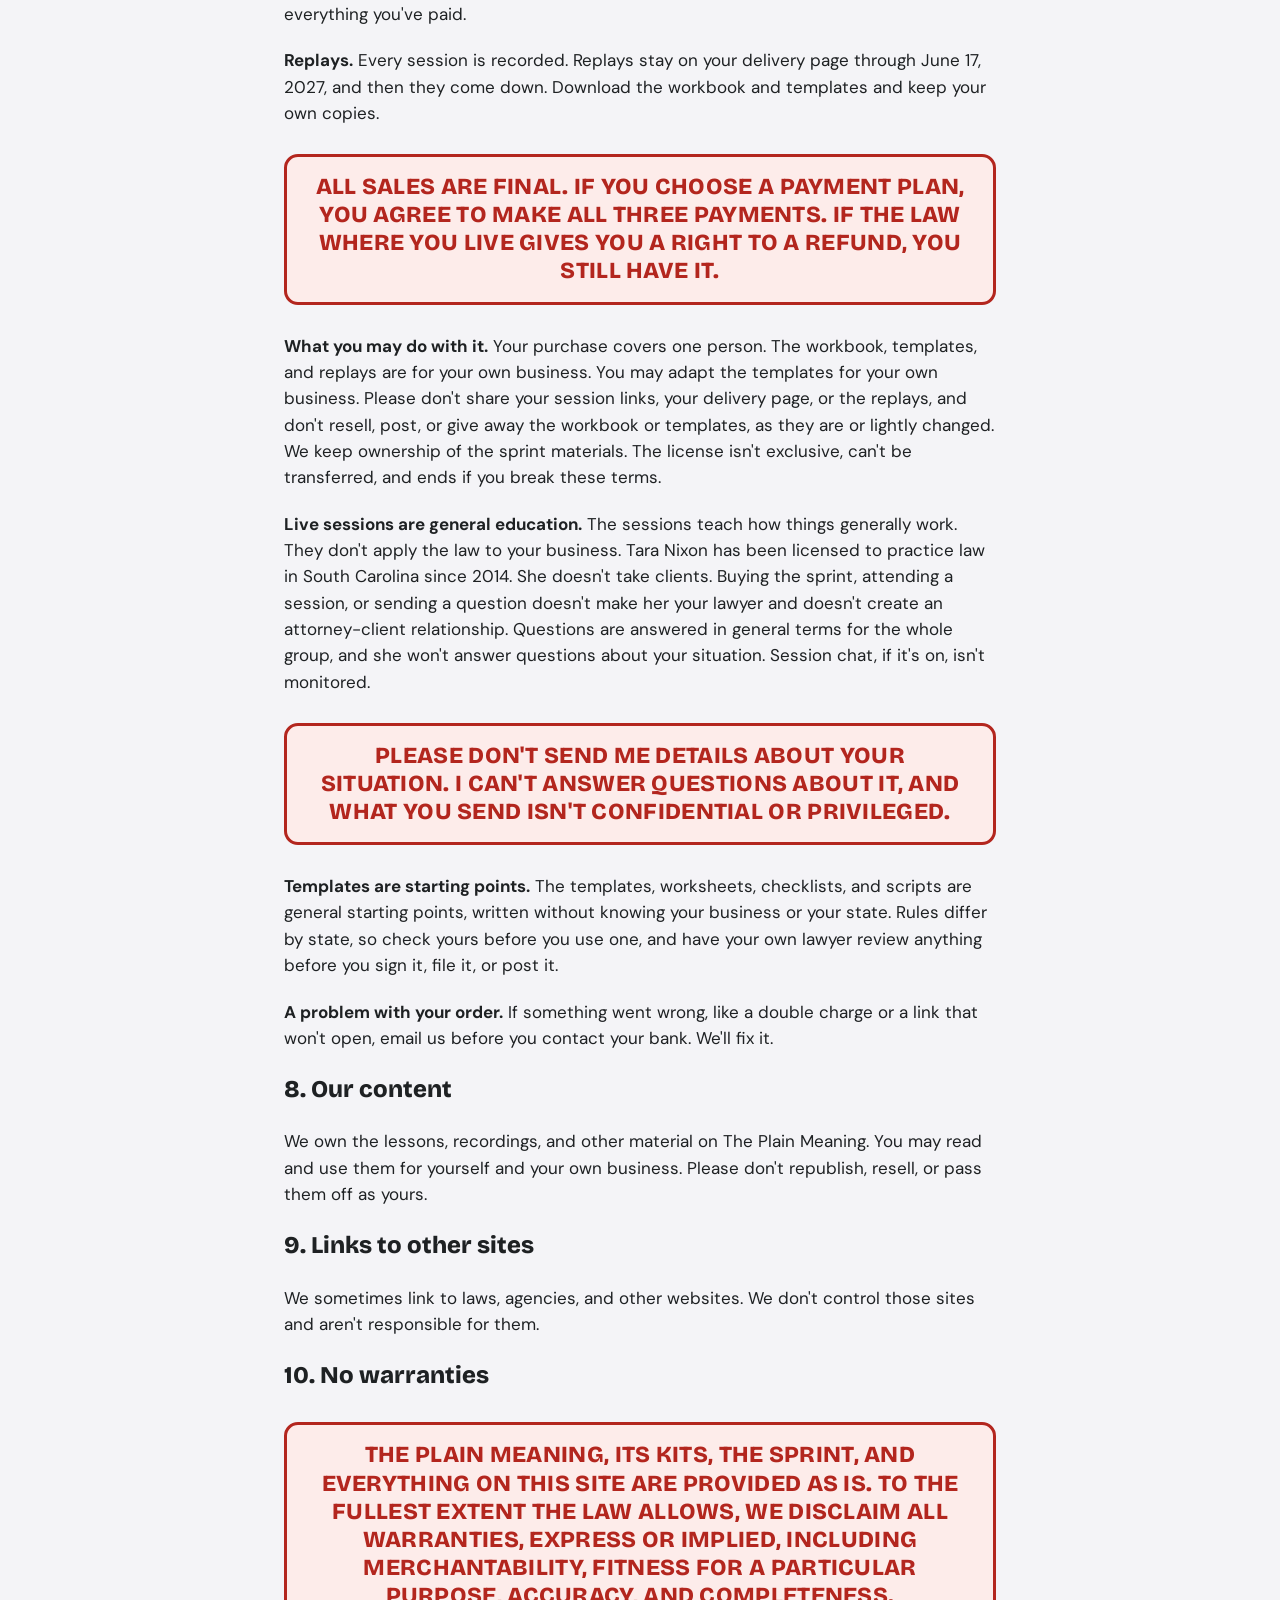
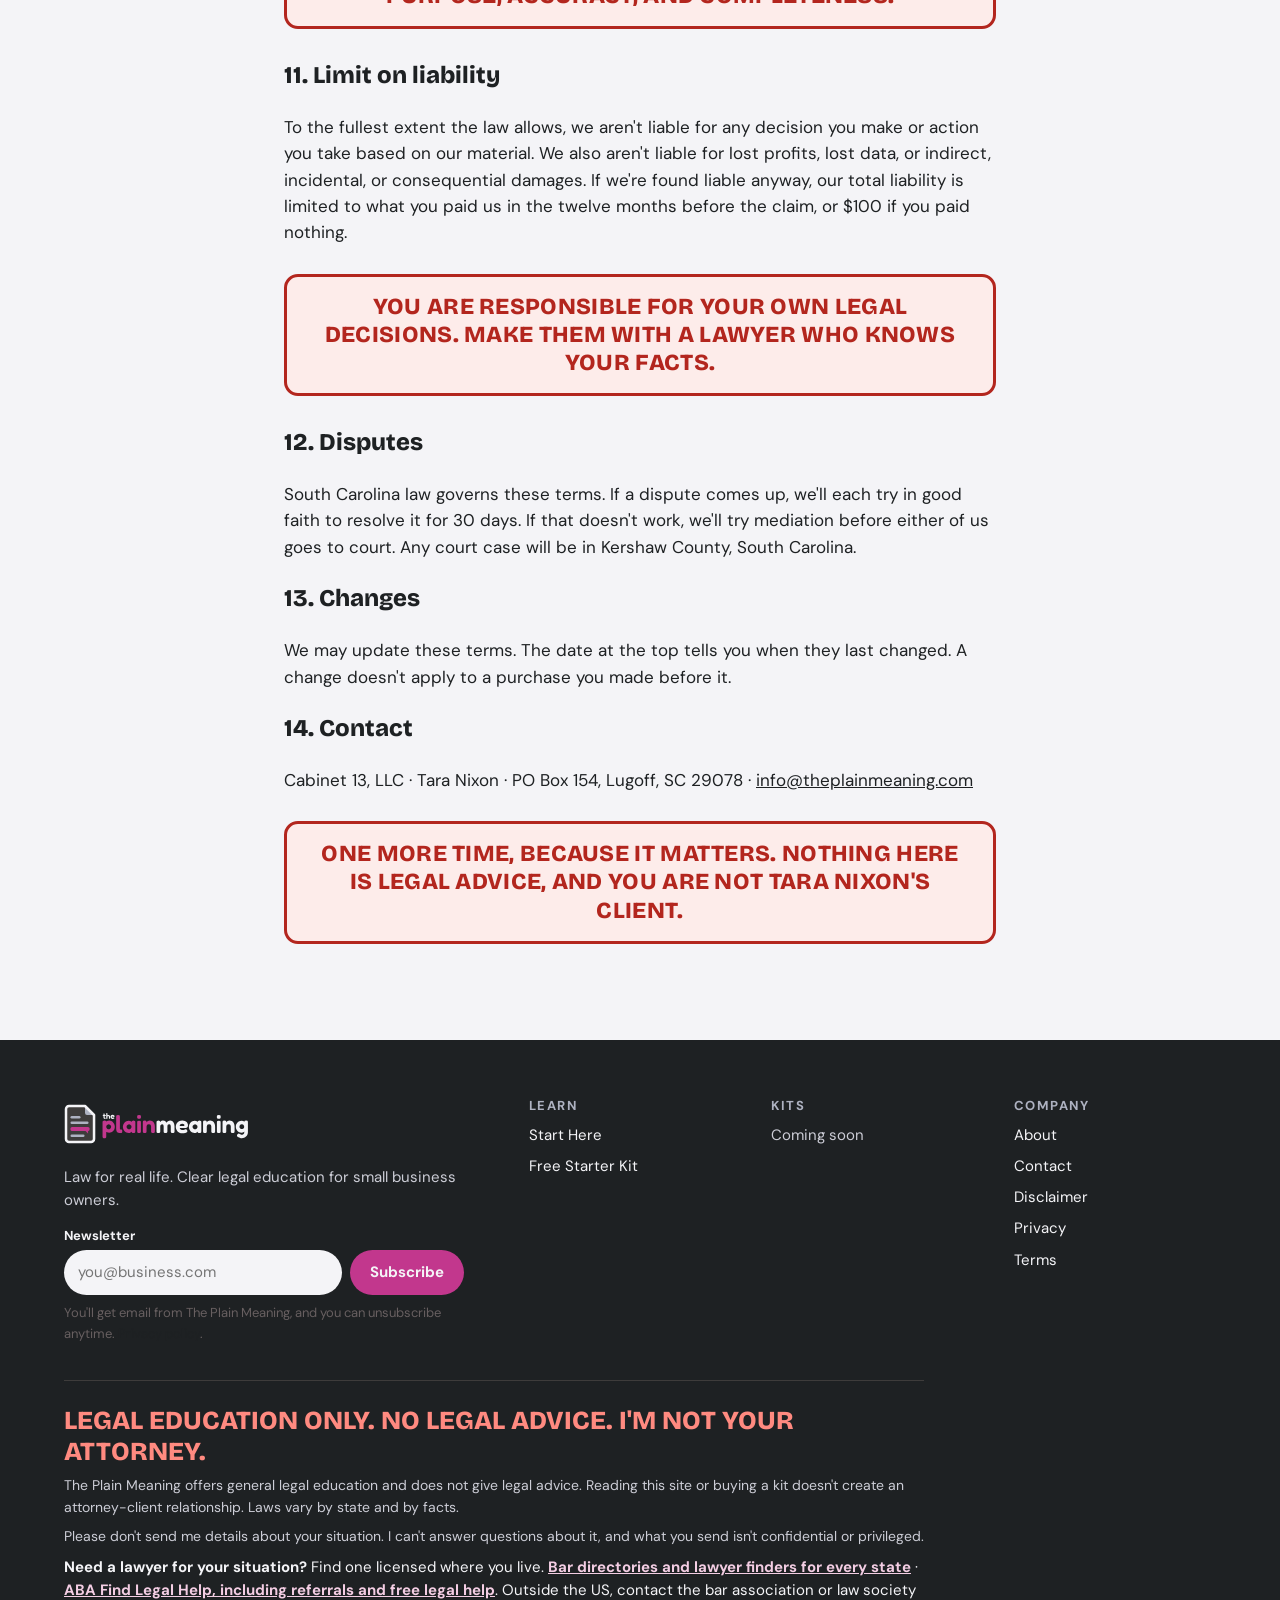
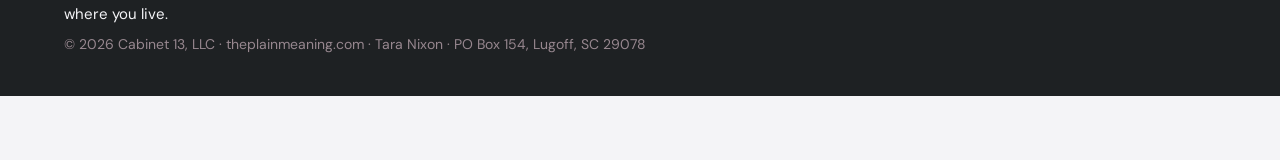
<file: terms.html>
<!doctype html>
<html lang="en">
<head>
<meta charset="utf-8">
<meta name="viewport" content="width=device-width, initial-scale=1">
<title>Terms | The Plain Meaning</title>
<meta name="description" content="The Plain Meaning website terms of use.">
<meta name="theme-color" content="#F4F4F7">
<link rel="icon" href="assets/img/favicon.svg" type="image/svg+xml">
<link rel="apple-touch-icon" href="assets/img/icon-avatar.png">
<link rel="stylesheet" href="assets/css/site.css">
</head>
<body>
<a class="skip" href="#main">Skip to content</a>
<div class="banner"><div class="wrap"><a href="#ft-email">Sign up for The Plain Meaning newsletter →</a></div></div>
<header class="site-header"><div class="wrap">
<a class="brand" href="index.html" aria-label="The Plain Meaning home"><img src="assets/img/logo-primary.svg" alt="The Plain Meaning" width="201" height="56"></a>
<nav class="nav" aria-label="Main">
<a href="start-here.html">Start Here</a>

<a href="index.html#kits">Kits</a>
<a href="index.html#about">About</a>
<a class="btn" href="https://callingtoclarity.com/webinars/legal-must-dos/">Save your seat for Dec 1</a>
</nav></div></header>
<main id="main">

<section class="legal">
<h1>Terms of use</h1>
<p class="fine">Effective November 15, 2026.</p>
<p class="pm-warn" role="note">Everything on The Plain Meaning is legal education only. None of it is legal advice, and none of it makes Tara Nixon your attorney.</p>

<h2>1. Who we are and what these terms cover</h2>
<p>The Plain Meaning is owned by Cabinet 13, LLC, a South Carolina limited liability company ("we" and "us"). These terms cover this website, our emails, our lessons, our trainings, and anything you buy from us. By using any of them, you agree to these terms.</p>

<h2>2. Education only</h2>
<p>The Plain Meaning teaches general information about the law as it affects small businesses. It does not give legal advice. A lesson, a training, an email, or a template explains how things generally work. It can't tell you what to do about your contract, your business, or your dispute, because that depends on facts we don't have and on the law where you are.</p>
<p class="pm-warn" role="note">General information is not advice for your situation. Before you sign, file, or decide anything, talk to a lawyer licensed in your state.</p>
<p class="pm-find"><strong>Find a lawyer licensed where you live.</strong> <a href="https://www.americanbar.org/groups/legal_services/flh-home/flh-bar-directories-and-lawyer-finders/" target="_blank" rel="noopener">Bar directories and lawyer finders for every state</a> · <a href="https://www.americanbar.org/groups/legal_services/flh-home/" target="_blank" rel="noopener">ABA Find Legal Help</a></p>

<h2>3. No attorney-client relationship</h2>
<p>Tara Nixon is a licensed attorney in South Carolina. She is not your attorney through The Plain Meaning. Reading this site, signing up for email, attending a training, asking a question in a training, buying a kit or the sprint, or emailing us does not create an attorney-client relationship with Tara Nixon or with Cabinet 13, LLC. We don't review documents, give opinions on specific situations, or represent anyone through The Plain Meaning.</p>

<h2>4. Please don't send us your details</h2>
<p>Don't send us documents or facts about your legal matter, in email or in a training chat. What you send isn't confidential or privileged, and we can't answer it. If you do send details, we may not read them, and you still won't be our client.</p>
<p class="pm-warn" role="note">Please don't send me details about your situation. I can't answer questions about it, and what you send isn't confidential or privileged.</p>

<h2>5. Laws change and vary</h2>
<p>Laws differ from state to state and change over time. We try to keep our material accurate and current, and we don't promise that it is complete, current, or right for your state. Dates on lessons tell you when they were last reviewed.</p>

<h2>6. Templates and examples</h2>
<p>Any template, sample clause, or example is a starting point for learning. It isn't drafted for your business. Have your own lawyer review anything before you sign it or use it.</p>

<h2>7. Trainings</h2>
<p>Everything in these terms applies to our live trainings and recordings, free and paid.</p>

<h2 id="purchases">7A. Buying a kit</h2>
<p>These purchase terms apply when you buy a kit from The Plain Meaning, like the Website Policy Kit. They sit on top of the rest of these terms, and everything else on this page still applies to what you buy.</p>
<p><strong>Who kits are for.</strong> Kits are sold for use in your business. By buying, you confirm you're buying for your business.</p>
<p><strong>What you get.</strong> The kit page lists what's in each kit. Kits are digital downloads. Nothing ships, and there's no live help, review, or consultation included.</p>
<p><strong>Paying.</strong> Checkout runs on Kit, and Stripe processes the payment. You pay the price shown at checkout, in US dollars, when you buy. The charge on your card statement shows CABINET 13.</p>
<p><strong>Launch prices.</strong> When a kit has a launch price, the kit page says how many orders and which dates it covers. After that, the regular price applies. A later price change doesn't change what you already paid.</p>
<p><strong>Getting your files.</strong> Right after checkout, you land on the download page, and your receipt email links back to it. Download your files and keep your own copies. If a link stops working, email us and we'll send it again.</p>
<p><strong>Updates.</strong> You get the version of the kit that's for sale on the day you buy. Later versions aren't included. Laws change, so check the read date on each source in the guide and have your own lawyer review your policies.</p>
<p class="pm-warn" role="note">All sales are final. Kits are downloads you get the moment you pay. If the law where you live gives you a right to a refund, you still have it.</p>
<p><strong>What you may do with it.</strong> The license covers your own business only. You may adapt the templates and post the policies you write from them on your own websites. You may not resell, share, or give away the kit or its templates, as they are or lightly changed, or post the templates for others to download. Writing policies for clients with a kit isn't allowed. We keep ownership of the kit and its templates. The policies you write from them are yours to use on your own sites. The license isn't exclusive, can't be transferred, and ends if you break these terms.</p>
<p><strong>Your policies are your responsibility.</strong> If someone makes a claim against us because of a policy you posted, a change you made to a template, or a use the license doesn't allow, you'll cover our costs from it, including reasonable lawyer's fees, to the extent the law allows. Lawyers call this indemnifying.</p>
<p><strong>Still education only.</strong> Buying a kit doesn't make Tara Nixon your lawyer and doesn't create an attorney-client relationship. The templates are general starting points, written without knowing your business or your state. What you post on your site, and whether it fits the law where you and your visitors are, is your decision. Have your own lawyer review it.</p>
<p><strong>A problem with your order.</strong> If something went wrong, like a double charge or a file that won't open, email us before you contact your bank. We'll fix it.</p>

<h2 id="sprint">7B. The Business Foundations Sprint</h2>
<p>These terms apply when you buy The Plain Meaning Business Foundations Sprint. They sit on top of the rest of these terms, and everything else on this page still applies to what you buy.</p>
<p><strong>Who it's for.</strong> The sprint is sold for use in your business. By buying, you confirm you're buying for your business.</p>
<p><strong>What you get.</strong> You get five live sessions, on Thursday, December 3, Saturday, December 5, Tuesday, December 8, Saturday, December 12, and Thursday, December 17, 2026. Weeknight sessions start at 7 PM ET, and Saturday sessions start at noon ET. You also get the Sprint Workbook, its templates and worksheets, a replay of every session, and the bonuses your order includes. The sprint page lists all of it. Sessions run on Google Meet. If that changes, we'll email you the new link before the session.</p>
<p><strong>Price.</strong> Orders placed by 11:59 PM ET on Thursday, November 26, 2026, pay $197 in full, or 3 payments of $66, which is $198 in total. After that, the price is $297 in full, or 3 payments of $99, which is $297 in total. You pay in US dollars, and you pay the price shown at checkout. A later price change doesn't change what you already paid.</p>
<p><strong>Payment plans.</strong> If you choose 3 payments, the first is charged at checkout and the other two are charged to the same card once a month after that. You're agreeing to make all three payments, even if you miss sessions or stop watching, and even though your last payment may come after the sprint ends. If a payment fails, Kit tries your card again and we'll email you. If the plan still can't be collected, your access doesn't pause, and we'll follow up by email for the rest.</p>
<p><strong>Paying.</strong> Checkout runs on Kit, and Stripe processes the payment. Every payment shows on your card statement as CABINET 13.</p>
<p><strong>Discount codes.</strong> We sometimes email a discount code. The email says what it takes off and when it ends. A code can't be combined with another price or code, doesn't add the bonuses that end November 26, and can't be applied to an order you already placed. On a payment plan, Kit takes the discount off each payment.</p>
<p><strong>Bonuses.</strong> Every buyer gets the bonus webinar <em>Your First-Year Legal Calendar</em>. Orders placed by 11:59 PM ET on Thursday, November 26, 2026, also get the Website Policy Kit and the bonus webinar <em>Getting Paid</em>. On a payment plan, the date of your first payment is the one that counts. The Website Policy Kit and the details for both bonus webinars arrive on your delivery page on Thursday, December 3, 2026, the day of the first session. The Website Policy Kit is covered by section 7A, Buying a kit, the same as a kit you paid for.</p>
<p><strong>Getting in.</strong> Right after checkout, you land on your delivery page, and your receipt email links back to it. That page has the session links, calendar buttons, the workbook, and each replay once it's posted. Keep your receipt. If a link stops working, email us and we'll send it again.</p>
<p><strong>If a session moves.</strong> If we have to move a live session, we'll email you at least 24 hours before it was set to start, with the new date and time. The replay is still yours if the new time doesn't work for you. A moved session doesn't change the no-refund terms below.</p>
<p><strong>If we cancel.</strong> If we cancel the sprint, you get a refund for every session that didn't happen, and no more payments are charged. If we cancel before the first session, that's everything you've paid.</p>
<p><strong>Replays.</strong> Every session is recorded. Replays stay on your delivery page through June 17, 2027, and then they come down. Download the workbook and templates and keep your own copies.</p>
<p class="pm-warn" role="note">All sales are final. If you choose a payment plan, you agree to make all three payments. If the law where you live gives you a right to a refund, you still have it.</p>
<p><strong>What you may do with it.</strong> Your purchase covers one person. The workbook, templates, and replays are for your own business. You may adapt the templates for your own business. Please don't share your session links, your delivery page, or the replays, and don't resell, post, or give away the workbook or templates, as they are or lightly changed. We keep ownership of the sprint materials. The license isn't exclusive, can't be transferred, and ends if you break these terms.</p>
<p><strong>Live sessions are general education.</strong> The sessions teach how things generally work. They don't apply the law to your business. Tara Nixon has been licensed to practice law in South Carolina since 2014. She doesn't take clients. Buying the sprint, attending a session, or sending a question doesn't make her your lawyer and doesn't create an attorney-client relationship. Questions are answered in general terms for the whole group, and she won't answer questions about your situation. Session chat, if it's on, isn't monitored.</p>
<p class="pm-warn" role="note">Please don't send me details about your situation. I can't answer questions about it, and what you send isn't confidential or privileged.</p>
<p><strong>Templates are starting points.</strong> The templates, worksheets, checklists, and scripts are general starting points, written without knowing your business or your state. Rules differ by state, so check yours before you use one, and have your own lawyer review anything before you sign it, file it, or post it.</p>
<p><strong>A problem with your order.</strong> If something went wrong, like a double charge or a link that won't open, email us before you contact your bank. We'll fix it.</p>

<h2>8. Our content</h2>
<p>We own the lessons, recordings, and other material on The Plain Meaning. You may read and use them for yourself and your own business. Please don't republish, resell, or pass them off as yours.</p>

<h2>9. Links to other sites</h2>
<p>We sometimes link to laws, agencies, and other websites. We don't control those sites and aren't responsible for them.</p>

<h2>10. No warranties</h2>
<p class="pm-warn" role="note">The Plain Meaning, its kits, the sprint, and everything on this site are provided as is. To the fullest extent the law allows, we disclaim all warranties, express or implied, including merchantability, fitness for a particular purpose, accuracy, and completeness.</p>

<h2>11. Limit on liability</h2>
<p>To the fullest extent the law allows, we aren't liable for any decision you make or action you take based on our material. We also aren't liable for lost profits, lost data, or indirect, incidental, or consequential damages. If we're found liable anyway, our total liability is limited to what you paid us in the twelve months before the claim, or $100 if you paid nothing.</p>
<p class="pm-warn" role="note">You are responsible for your own legal decisions. Make them with a lawyer who knows your facts.</p>

<h2>12. Disputes</h2>
<p>South Carolina law governs these terms. If a dispute comes up, we'll each try in good faith to resolve it for 30 days. If that doesn't work, we'll try mediation before either of us goes to court. Any court case will be in Kershaw County, South Carolina.</p>

<h2>13. Changes</h2>
<p>We may update these terms. The date at the top tells you when they last changed. A change doesn't apply to a purchase you made before it.</p>

<h2>14. Contact</h2>
<p>Cabinet 13, LLC · Tara Nixon · PO Box 154, Lugoff, SC 29078 · <a href="mailto:info@theplainmeaning.com">info@theplainmeaning.com</a></p>

<p class="pm-warn" role="note">One more time, because it matters. Nothing here is legal advice, and you are not Tara Nixon's client.</p>
</section>
</main>
<footer class="site-footer"><div class="wrap">
<div class="footer__cols">
<div class="footer__brand">
<img src="assets/img/logo-reversed-transparent.svg" alt="The Plain Meaning" width="201" height="56">
<div>Law for real life. Clear legal education for small business owners.</div>
<form class="footer__form" action="https://app.kit.com/forms/10069059/subscriptions" method="post" aria-label="Newsletter signup">
<div class="field"><label for="ft-email">Newsletter</label><input id="ft-email" name="email_address" type="email" autocomplete="email" required placeholder="you@business.com"></div>
<button class="btn" type="submit">Subscribe</button>
<div class="form__fine">You'll get email from The Plain Meaning, and you can unsubscribe anytime. <a href="privacy.html">Privacy policy</a>.</div>
</form>
</div>
<nav class="footer__nav" aria-label="Learn"><h2>Learn</h2><a href="start-here.html">Start Here</a><a href="starter-kit.html">Free Starter Kit</a></nav>
<nav class="footer__nav" aria-label="Kits"><h2>Kits</h2><span>Coming soon</span></nav>
<nav class="footer__nav" aria-label="Company"><h2>Company</h2><a href="index.html#about">About</a><a href="contact.html">Contact</a><a href="disclaimer.html">Disclaimer</a><a href="privacy.html">Privacy</a><a href="terms.html">Terms</a></nav>
</div>
<div class="footer__legal">
<div class="footer__big">Legal education only. No legal advice. I'm not your attorney.</div>
<div>The Plain Meaning offers general legal education and does not give legal advice. Reading this site or buying a kit doesn't create an attorney-client relationship. Laws vary by state and by facts.</div>
<div>Please don't send me details about your situation. I can't answer questions about it, and what you send isn't confidential or privileged.</div>
<div class="footer__find"><strong>Need a lawyer for your situation?</strong> Find one licensed where you live. <a href="https://www.americanbar.org/groups/legal_services/flh-home/flh-bar-directories-and-lawyer-finders/" target="_blank" rel="noopener">Bar directories and lawyer finders for every state</a> · <a href="https://www.americanbar.org/groups/legal_services/flh-home/" target="_blank" rel="noopener">ABA Find Legal Help, including referrals and free legal help</a>. Outside the US, contact the bar association or law society where you live.</div>
<div class="copy">© 2026 Cabinet 13, LLC · theplainmeaning.com · Tara Nixon · PO Box 154, Lugoff, SC 29078</div>
</div>
</div></footer>
<aside class="pm-sticky" role="note" aria-label="Legal disclaimer"><div class="wrap"><strong>Legal education only</strong><span class="pm-sticky__dot" aria-hidden="true">·</span><strong>No legal advice</strong><span class="pm-sticky__dot" aria-hidden="true">·</span><strong>I'm not your attorney</strong><a href="disclaimer.html">Read the disclaimer</a></div></aside>
</body>
</html>
</file>
<file: assets/css/site.css>
/* Self-hosted 2026-10-19 from Google Fonts (SIL Open Font License). No request to Google. */
/* latin-ext */
@font-face {
  font-family: 'Bricolage Grotesque';
  font-style: normal;
  font-weight: 700;
  font-stretch: 100%;
  font-display: swap;
  src: url(../fonts/bricolage-grotesque-700-latin-ext.woff2) format('woff2');
  unicode-range: U+0100-02BA, U+02BD-02C5, U+02C7-02CC, U+02CE-02D7, U+02DD-02FF, U+0304, U+0308, U+0329, U+1D00-1DBF, U+1E00-1E9F, U+1EF2-1EFF, U+2020, U+20A0-20AB, U+20AD-20C4, U+2113, U+2C60-2C7F, U+A720-A7FF;
}
/* latin */
@font-face {
  font-family: 'Bricolage Grotesque';
  font-style: normal;
  font-weight: 700;
  font-stretch: 100%;
  font-display: swap;
  src: url(../fonts/bricolage-grotesque-700-latin.woff2) format('woff2');
  unicode-range: U+0000-00FF, U+0131, U+0152-0153, U+02BB-02BC, U+02C6, U+02DA, U+02DC, U+0304, U+0308, U+0329, U+2000-206F, U+20AC, U+2122, U+2191, U+2193, U+2212, U+2215, U+FEFF, U+FFFD;
}
/* latin-ext */
@font-face {
  font-family: 'Bricolage Grotesque';
  font-style: normal;
  font-weight: 800;
  font-stretch: 100%;
  font-display: swap;
  src: url(../fonts/bricolage-grotesque-800-latin-ext.woff2) format('woff2');
  unicode-range: U+0100-02BA, U+02BD-02C5, U+02C7-02CC, U+02CE-02D7, U+02DD-02FF, U+0304, U+0308, U+0329, U+1D00-1DBF, U+1E00-1E9F, U+1EF2-1EFF, U+2020, U+20A0-20AB, U+20AD-20C4, U+2113, U+2C60-2C7F, U+A720-A7FF;
}
/* latin */
@font-face {
  font-family: 'Bricolage Grotesque';
  font-style: normal;
  font-weight: 800;
  font-stretch: 100%;
  font-display: swap;
  src: url(../fonts/bricolage-grotesque-800-latin.woff2) format('woff2');
  unicode-range: U+0000-00FF, U+0131, U+0152-0153, U+02BB-02BC, U+02C6, U+02DA, U+02DC, U+0304, U+0308, U+0329, U+2000-206F, U+20AC, U+2122, U+2191, U+2193, U+2212, U+2215, U+FEFF, U+FFFD;
}
/* latin-ext */
@font-face {
  font-family: 'DM Sans';
  font-style: normal;
  font-weight: 400;
  font-display: swap;
  src: url(../fonts/dm-sans-400-latin-ext.woff2) format('woff2');
  unicode-range: U+0100-02BA, U+02BD-02C5, U+02C7-02CC, U+02CE-02D7, U+02DD-02FF, U+0304, U+0308, U+0329, U+1D00-1DBF, U+1E00-1E9F, U+1EF2-1EFF, U+2020, U+20A0-20AB, U+20AD-20C4, U+2113, U+2C60-2C7F, U+A720-A7FF;
}
/* latin */
@font-face {
  font-family: 'DM Sans';
  font-style: normal;
  font-weight: 400;
  font-display: swap;
  src: url(../fonts/dm-sans-400-latin.woff2) format('woff2');
  unicode-range: U+0000-00FF, U+0131, U+0152-0153, U+02BB-02BC, U+02C6, U+02DA, U+02DC, U+0304, U+0308, U+0329, U+2000-206F, U+20AC, U+2122, U+2191, U+2193, U+2212, U+2215, U+FEFF, U+FFFD;
}
/* latin-ext */
@font-face {
  font-family: 'DM Sans';
  font-style: normal;
  font-weight: 500;
  font-display: swap;
  src: url(../fonts/dm-sans-500-latin-ext.woff2) format('woff2');
  unicode-range: U+0100-02BA, U+02BD-02C5, U+02C7-02CC, U+02CE-02D7, U+02DD-02FF, U+0304, U+0308, U+0329, U+1D00-1DBF, U+1E00-1E9F, U+1EF2-1EFF, U+2020, U+20A0-20AB, U+20AD-20C4, U+2113, U+2C60-2C7F, U+A720-A7FF;
}
/* latin */
@font-face {
  font-family: 'DM Sans';
  font-style: normal;
  font-weight: 500;
  font-display: swap;
  src: url(../fonts/dm-sans-500-latin.woff2) format('woff2');
  unicode-range: U+0000-00FF, U+0131, U+0152-0153, U+02BB-02BC, U+02C6, U+02DA, U+02DC, U+0304, U+0308, U+0329, U+2000-206F, U+20AC, U+2122, U+2191, U+2193, U+2212, U+2215, U+FEFF, U+FFFD;
}
/* latin-ext */
@font-face {
  font-family: 'DM Sans';
  font-style: normal;
  font-weight: 600;
  font-display: swap;
  src: url(../fonts/dm-sans-600-latin-ext.woff2) format('woff2');
  unicode-range: U+0100-02BA, U+02BD-02C5, U+02C7-02CC, U+02CE-02D7, U+02DD-02FF, U+0304, U+0308, U+0329, U+1D00-1DBF, U+1E00-1E9F, U+1EF2-1EFF, U+2020, U+20A0-20AB, U+20AD-20C4, U+2113, U+2C60-2C7F, U+A720-A7FF;
}
/* latin */
@font-face {
  font-family: 'DM Sans';
  font-style: normal;
  font-weight: 600;
  font-display: swap;
  src: url(../fonts/dm-sans-600-latin.woff2) format('woff2');
  unicode-range: U+0000-00FF, U+0131, U+0152-0153, U+02BB-02BC, U+02C6, U+02DA, U+02DC, U+0304, U+0308, U+0329, U+2000-206F, U+20AC, U+2122, U+2191, U+2193, U+2212, U+2215, U+FEFF, U+FFFD;
}
/* latin-ext */
@font-face {
  font-family: 'DM Sans';
  font-style: normal;
  font-weight: 700;
  font-display: swap;
  src: url(../fonts/dm-sans-700-latin-ext.woff2) format('woff2');
  unicode-range: U+0100-02BA, U+02BD-02C5, U+02C7-02CC, U+02CE-02D7, U+02DD-02FF, U+0304, U+0308, U+0329, U+1D00-1DBF, U+1E00-1E9F, U+1EF2-1EFF, U+2020, U+20A0-20AB, U+20AD-20C4, U+2113, U+2C60-2C7F, U+A720-A7FF;
}
/* latin */
@font-face {
  font-family: 'DM Sans';
  font-style: normal;
  font-weight: 700;
  font-display: swap;
  src: url(../fonts/dm-sans-700-latin.woff2) format('woff2');
  unicode-range: U+0000-00FF, U+0131, U+0152-0153, U+02BB-02BC, U+02C6, U+02DA, U+02DC, U+0304, U+0308, U+0329, U+2000-206F, U+20AC, U+2122, U+2191, U+2193, U+2212, U+2215, U+FEFF, U+FFFD;
}
/* Plain Meaning: site.css
   Palette: Option 5 "Garden Gray + rhododendron pink". Rule: one pink job per screen.
   Fonts (Google Fonts, linked in each page <head>): Bricolage Grotesque (display), DM Sans (body). */

:root{
  --rhodo:#C2378D;   /* accent */
  --ink:#1E2123;     /* Noble Black, text */
  --paper:#F4F4F7;   /* background */
  --iridium:#3E3C3B; /* dark panels */
  --chiv:#AEB2C1;    /* Chivalrous, labels */
  --hl:#F3CDE3;      /* Highlighter */
  --plum:#675F60;    /* Vintage Plum, small text */
  --cinema:#97878F;  /* Cinema Screen, stickers */
  --snow:#CCCDD6;    /* Dirty Snow, borders */
  --white:#FFFFFF;
  --todo-bg:#FFF3B0; --todo-line:#B45309;
  --display:'Bricolage Grotesque',system-ui,-apple-system,'Segoe UI',sans-serif;
  --body:'DM Sans',system-ui,-apple-system,'Segoe UI',sans-serif;
}
*,*::before,*::after{box-sizing:border-box}
html{-webkit-text-size-adjust:100%}
body{margin:0;background:var(--paper);color:var(--ink);font-family:var(--body);font-size:17px;line-height:1.55}
img,svg{max-width:100%;height:auto}
a{color:var(--ink)}
a:hover{color:var(--rhodo)}
:focus-visible{outline:3px solid var(--rhodo);outline-offset:3px;border-radius:4px}
h1,h2,h3,p,ul{margin:0}
.skip{position:absolute;left:-9999px;top:0;background:var(--ink);color:var(--paper);padding:12px 18px;z-index:100}
.skip:focus{left:8px;top:8px}

/* ---------- layout ---------- */
.wrap{max-width:1200px;margin:0 auto;padding:0 24px}
.section{padding:64px 0}
.section--white{background:var(--white);border-top:1px solid var(--snow);border-bottom:1px solid var(--snow)}
.section--dark{background:var(--iridium);color:var(--paper)}
.stack{display:flex;flex-direction:column}
.gap-8{gap:8px}.gap-12{gap:12px}.gap-16{gap:16px}.gap-22{gap:22px}.gap-28{gap:28px}
.row{display:flex;flex-wrap:wrap}
.row--center{align-items:center}
.row--between{justify-content:space-between}
.row--baseline{align-items:baseline}
.cards{display:grid;gap:20px;grid-template-columns:repeat(auto-fit,minmax(250px,1fr))}
.cards--sm{grid-template-columns:repeat(auto-fit,minmax(240px,1fr));gap:16px}
.cards--lg{grid-template-columns:repeat(auto-fit,minmax(300px,1fr))}

/* ---------- type ---------- */
.h1,.h2,.h3,.display{font-family:var(--display);font-weight:800}
.h1{font-size:clamp(40px,5.6vw,72px);line-height:1;letter-spacing:-2px}
.h1--page{font-size:clamp(44px,6vw,76px);letter-spacing:-2.5px}
.h1--contact{font-size:clamp(40px,5vw,64px);letter-spacing:-2px}
.h2{font-size:clamp(30px,3.4vw,42px);line-height:1.08;letter-spacing:-1px}
.lede{font-size:19px;max-width:520px}
.muted{color:var(--plum)}
.small{font-size:14px}
.eyebrow{font-size:13px;font-weight:700;letter-spacing:1.5px;text-transform:uppercase}
.mark-pink{background:var(--rhodo);color:var(--paper);padding:0 12px;border-radius:14px;display:inline-block;transform:rotate(-1.5deg)}
.mark-hl{background:var(--hl);padding:0 10px;border-radius:12px}
.inline-hl{background:var(--hl);padding:1px 6px;border-radius:6px}
.see-all{font-weight:700}

/* ---------- pills & buttons ---------- */
.pill{display:inline-block;align-self:flex-start;font-size:14px;font-weight:700;padding:7px 16px;border-radius:999px;background:var(--chiv)}
.pill--pink{background:var(--rhodo);color:var(--paper)}
.pill--hl{background:var(--hl)}
.pill--white{background:var(--white);color:var(--ink);font-size:13px;padding:5px 12px}
.pill--outline{background:var(--white);border:1px solid var(--snow);font-size:13px;padding:4px 12px}
.pill--sm{font-size:13px;padding:5px 12px}
.btn{display:inline-flex;align-items:center;justify-content:center;min-height:48px;font:inherit;font-weight:700;border:0;border-radius:999px;padding:15px 28px;cursor:pointer;text-decoration:none;background:var(--rhodo);color:var(--paper)}
.btn:hover{color:var(--paper);filter:brightness(1.08)}
.btn--dark{background:var(--ink);color:var(--paper)}
.btn--block{width:100%}

/* ---------- banner + header ---------- */
.banner{background:var(--iridium);color:var(--paper);font-size:15px}
.banner .wrap{padding-top:10px;padding-bottom:10px;display:flex;flex-wrap:wrap;justify-content:center;gap:4px 12px;text-align:center}
.banner a{color:var(--hl);font-weight:700}
.banner a:hover{color:var(--white)}
.site-header{border-bottom:1px solid var(--snow)}
.site-header .wrap{padding-top:6px;padding-bottom:6px;display:flex;flex-wrap:wrap;align-items:center;justify-content:space-between;gap:16px}
.brand{display:inline-flex;align-items:center}
.brand img{display:block;height:56px;width:auto}
.nav{display:flex;flex-wrap:wrap;align-items:center;gap:8px 28px;font-size:15px;font-weight:600}
.nav a{text-decoration:none}
.nav a[aria-current="page"]{text-decoration:underline;text-decoration-color:var(--rhodo);text-decoration-thickness:3px;text-underline-offset:6px}
.nav .btn{min-height:44px;padding:12px 22px;font-size:15px;background:var(--ink);color:var(--paper)}
.nav .btn:hover{background:var(--rhodo)}

/* ---------- hero (home) ---------- */
.hero{padding:64px 0 56px}
.hero .wrap{display:flex;flex-wrap:wrap;gap:56px;align-items:center}
.hero__copy{flex:1 1 480px;min-width:0}
.hero__demo{flex:1 1 420px;min-width:0;display:flex;flex-direction:column}
.demo-card{background:var(--white);border:2px solid var(--ink);border-radius:24px;padding:24px 28px;transform:rotate(-1.5deg)}
.demo-card--plain{background:var(--chiv);padding:22px 28px;margin:-12px 0 0 36px;transform:rotate(1.2deg)}
.demo-card--plain p{font-family:var(--display);font-size:22px;font-weight:700;line-height:1.25}
.demo-card p{font-size:19px}
.demo-tags{display:flex;flex-wrap:wrap;gap:8px;margin-top:14px;justify-content:flex-end}
.demo-tags span{font-size:14px;font-weight:700;padding:8px 14px;border-radius:999px;background:var(--white);border:1px solid var(--snow)}
.demo-tags span:last-child{background:var(--iridium);color:var(--paper);border-color:var(--iridium)}

/* ---------- tiles / cards ---------- */
.tile{text-decoration:none;border-radius:24px;padding:26px;min-height:150px;display:flex;flex-direction:column;justify-content:space-between;gap:16px;color:var(--ink);transition:transform .12s}
.tile:hover{color:inherit;transform:translateY(-3px)}
.tile .display{font-size:24px;line-height:1.1}
.tile--hl{background:var(--hl)}
.tile--chiv{background:var(--chiv)}
.tile--dark{background:var(--iridium);color:var(--paper)}
.tile--paper{background:var(--paper);border:1px solid var(--snow)}
.tile--dark:hover{color:var(--paper)}

.lesson-card{text-decoration:none;display:flex;flex-direction:column;gap:8px;padding-top:16px;border-top:3px solid var(--rhodo)}
.lesson-card:hover{color:inherit}
.lesson-card .display{font-size:22px;font-weight:700;line-height:1.2}
.lesson-card--2{border-top-color:var(--chiv)}
.lesson-card--3{border-top-color:var(--iridium)}
.lesson-card--4{border-top-color:var(--cinema)}
.kicker{font-size:13px;font-weight:700;color:var(--plum);text-transform:uppercase}

/* "Coming soon": a lesson/kit that doesn't exist yet. Not a link. */
.soon{display:inline;cursor:default}
.soon-tag{font-style:normal;font-size:11px;font-weight:700;letter-spacing:.8px;text-transform:uppercase;background:var(--snow);color:var(--iridium);padding:2px 8px;border-radius:999px;margin-left:8px;white-space:nowrap;vertical-align:middle}
.lesson-card.soon{cursor:default}

.kit-card{border:1px solid var(--snow);border-radius:24px;padding:26px;display:flex;flex-direction:column;gap:12px;background:var(--paper)}
.kit-card .display{font-size:24px}
.kit-card__foot{display:flex;justify-content:space-between;align-items:center;margin-top:auto;gap:12px}
.kit-card__price{font-weight:700;font-size:20px}

.panel{border-radius:24px;padding:24px 26px}
.panel--white{background:var(--white)}
.panel--hl{background:var(--hl)}
.panel--dark{background:var(--iridium);color:var(--paper)}
.panel--dark .muted-light{color:var(--snow)}
.panel--border{border:1px solid var(--snow)}
.panel__title{font-weight:700;font-size:18px}

/* free kit band */
.band{padding:64px 0}
.band .wrap{display:flex;flex-wrap:wrap;gap:40px;align-items:center}
.band__copy{flex:1 1 440px;min-width:0}
.band .h2{font-size:clamp(32px,3.8vw,48px);line-height:1.05}

/* ---------- forms ---------- */
.form{display:flex;flex-direction:column;gap:12px}
.form label{font-weight:700;font-size:15px}
.form input,.form select{font:inherit;padding:12px 16px;border:1px solid var(--cinema);border-radius:12px;background:var(--paper);color:var(--ink);min-height:48px}
.form--card{background:var(--paper);color:var(--ink);border-radius:24px;padding:26px;flex:1 1 380px;min-width:0}
.form--card input{background:var(--white)}
.form--white{background:var(--white);border:1px solid var(--snow);border-radius:28px;padding:32px;flex:1 1 440px;min-width:0}
.form__fine{font-size:13px;color:var(--plum)}
.form--inline{flex-direction:row;flex-wrap:wrap;gap:14px;align-items:flex-end;background:var(--white);border:1px solid var(--snow);border-radius:24px;padding:24px;max-width:560px}
.form--inline .field{flex:1 1 180px;display:flex;flex-direction:column;gap:6px}
.form--inline .field--wide{flex-basis:220px}
.form--inline .btn,.form--inline .form__fine{flex:1 1 100%}

/* ---------- about ---------- */
.about{display:flex;flex-wrap:wrap;gap:56px;align-items:center}
.about__photo-wrap{flex:1 1 300px;min-width:0;display:flex;justify-content:center}
.about__photo{width:320px;max-width:100%;aspect-ratio:4/5;background:var(--chiv);border:2px solid var(--ink);border-radius:28px;box-shadow:14px 14px 0 var(--hl);transform:rotate(-2deg);display:flex;align-items:center;justify-content:center;font-weight:700;color:var(--iridium);overflow:hidden}
.about__photo img{width:100%;height:100%;object-fit:cover;display:block}
.about__copy{flex:999 1 520px;min-width:0}
.about .h2{font-size:clamp(30px,3.6vw,44px);line-height:1.05}

/* ---------- start here ---------- */
.door{border-radius:28px;padding:32px;display:flex;flex-direction:column;gap:16px}
.door .display{font-size:30px;letter-spacing:-.5px;line-height:1.05}
.door__links{display:flex;flex-direction:column;gap:8px}
.door__links a,.door__links .soon{font-weight:600}
.door__foot{margin-top:auto;padding-top:14px;font-size:15px;border-top:1px solid currentColor}
.door--hl{background:var(--hl)}.door--hl .door__foot{border-color:var(--rhodo)}
.door--chiv{background:var(--chiv)}.door--chiv .door__foot{border-color:var(--ink)}
.door--dark{background:var(--iridium);color:var(--paper)}.door--dark a{color:var(--paper)}.door--dark a:hover{color:var(--hl)}.door--dark .door__foot{border-color:var(--cinema)}
.door--white{background:var(--white)}.door--white .door__foot{border-color:var(--snow)}
.door--dark .soon-tag{background:var(--cinema);color:var(--white)}
.cta-strip{border:1px solid var(--snow);border-radius:24px;padding:26px 30px;display:flex;flex-wrap:wrap;justify-content:space-between;align-items:center;gap:12px}
.cta-strip .display{font-size:24px;font-weight:700}

/* ---------- starter kit ---------- */
.kit-hero{padding:64px 0}
.kit-hero .wrap{display:flex;flex-wrap:wrap;gap:56px;align-items:center}
.kit-hero__copy{flex:1 1 480px;min-width:0}
.kit-hero__cover{flex:1 1 380px;min-width:0;display:flex;justify-content:center}
.cover{width:360px;max-width:100%;background:var(--white);border:2px solid var(--ink);border-radius:20px;box-shadow:14px 14px 0 var(--chiv);transform:rotate(2deg);overflow:hidden}
.cover__top{background:var(--chiv);padding:26px 26px 22px;display:flex;flex-direction:column;gap:12px}
.cover__top img{height:44px;width:auto;align-self:flex-start;margin:-6px 0 -6px -10px}
.cover__top .display{font-size:30px;line-height:1;letter-spacing:-1px}
.cover__list{padding:20px 26px 26px;display:flex;flex-direction:column;gap:10px;font-size:14px}
.cover__q{display:flex;gap:10px;align-items:center}
.cover__n{flex:0 0 26px;height:26px;border-radius:50%;background:var(--rhodo);color:var(--paper);font-weight:800;font-size:13px;display:flex;align-items:center;justify-content:center}
.cover__bar{height:10px;border-radius:5px;background:var(--snow)}
.faq{max-width:860px;margin:0 auto;padding:72px 24px;display:flex;flex-direction:column;gap:22px}
.faq__item{border-top:1px solid var(--snow);padding-top:18px;display:flex;flex-direction:column;gap:6px}
.faq__q{font-weight:700;font-size:19px}

/* ---------- lesson ---------- */
.lesson-layout{max-width:1200px;margin:0 auto;padding:48px 24px 80px;display:flex;flex-wrap:wrap;gap:56px;align-items:flex-start}
.lesson{flex:999 1 560px;min-width:0;max-width:760px;display:flex;flex-direction:column;gap:28px}
.lesson .h1{font-size:clamp(38px,5vw,60px);line-height:1.02;letter-spacing:-1.8px}
.lesson h2{font-family:var(--display);font-size:28px;font-weight:800;letter-spacing:-.5px}
.lesson section{display:flex;flex-direction:column;gap:12px}
.lesson__dek{font-size:21px;color:var(--iridium)}
.crumb{font-size:14px;color:var(--plum)}
.crumb a{color:var(--plum)}
.quote{margin:0;background:var(--white);border:2px solid var(--ink);border-radius:20px;padding:24px 28px;font-size:19px}
.callout{border-radius:20px;padding:24px 28px}
.callout--chiv{background:var(--chiv);font-family:var(--display);font-size:24px;font-weight:700;line-height:1.3}
.callout--dark{background:var(--iridium);color:var(--paper);padding:28px;display:flex;flex-direction:column;gap:8px}
.callout--dark .display{font-size:26px;font-weight:700;line-height:1.25}
.callout--white{background:var(--white);display:flex;flex-direction:column;gap:10px}
.callout ul{padding-left:22px;display:flex;flex-direction:column;gap:6px}
.lesson__lawyer{border-top:2px solid var(--rhodo);padding-top:20px;display:flex;flex-direction:column;gap:8px}
.lesson__lawyer strong{font-size:19px}
.lesson__disclaimer{font-size:14px;color:var(--plum);background:var(--white);border-radius:16px;padding:16px 20px}
.side{flex:1 1 300px;min-width:0;display:flex;flex-direction:column;gap:20px}
.side .panel{padding:26px;display:flex;flex-direction:column;gap:12px}
.side .display{font-size:24px;line-height:1.15}
.side .panel--hl .display{font-size:22px}

/* ---------- contact ---------- */
.contact{padding:64px 0 88px}
.contact .wrap{display:flex;flex-wrap:wrap;gap:48px;align-items:flex-start}
.contact__aside{flex:1 1 380px;min-width:0;display:flex;flex-direction:column;gap:18px}

/* ---------- legal pages ---------- */
.legal{max-width:760px;margin:0 auto;padding:64px 24px 88px;display:flex;flex-direction:column;gap:20px}
.legal h1{font-family:var(--display);font-weight:800;font-size:clamp(38px,5vw,56px);line-height:1.02;letter-spacing:-1.8px}
.legal h2{font-family:var(--display);font-size:24px;font-weight:800}

/* ---------- footer ---------- */
.site-footer{background:var(--ink);color:var(--snow)}
.site-footer .wrap{padding-top:56px;padding-bottom:40px;display:flex;flex-direction:column;gap:36px}
.footer__cols{display:flex;flex-wrap:wrap;gap:40px}
.footer__brand{flex:2 1 300px;display:flex;flex-direction:column;gap:14px;font-size:15px}
.footer__brand img{height:56px;width:auto;align-self:flex-start;margin-left:-8px}
.footer__form{display:flex;flex-wrap:wrap;gap:8px;align-items:flex-end;max-width:400px}
.footer__form .field{flex:1 1 200px;display:flex;flex-direction:column;gap:4px}
.footer__form label{font-size:13px;font-weight:700;color:var(--paper)}
.footer__form input{font:inherit;font-size:15px;padding:11px 14px;border:0;border-radius:999px;background:var(--paper);color:var(--ink);min-height:44px}
.footer__form .btn{font-size:15px;padding:11px 20px;min-height:44px}
.footer__nav{flex:1 1 140px;display:flex;flex-direction:column;gap:8px;font-size:15px}
.footer__nav h2{font-family:var(--body);font-weight:700;color:var(--chiv);font-size:13px;letter-spacing:1.5px;text-transform:uppercase}
.footer__nav a{color:var(--paper);text-decoration:none}
.footer__nav a:hover{color:var(--hl);text-decoration:underline}
.footer__legal{border-top:1px solid var(--iridium);padding-top:24px;font-size:14px;display:flex;flex-direction:column;gap:8px;max-width:860px}
.footer__legal .copy{color:var(--cinema)}
.footer__big{font-family:var(--display);font-weight:800;font-size:clamp(20px,2.4vw,26px);line-height:1.2;color:var(--white)}

/* ---------- disclaimers (Tara, 2026-10-12: big, bold, all over the place) ---------- */
.pm-disclaimer{background:var(--white);border:4px solid var(--ink);border-radius:20px;padding:26px 28px;display:flex;flex-direction:column;gap:10px;max-width:900px}
.pm-disclaimer__head{font-family:var(--display);font-weight:800;font-size:clamp(24px,3vw,34px);line-height:1.12;letter-spacing:-.5px}
.pm-disclaimer p{font-size:17px}
.pm-disclaimer a{font-weight:700}
.pm-disclaimer-wrap{padding-top:32px;padding-bottom:32px}
body{padding-bottom:64px}
.pm-sticky{position:fixed;left:0;right:0;bottom:0;z-index:50;background:var(--ink);color:var(--white);font-size:15px;border-top:3px solid var(--rhodo)}
.pm-sticky .wrap{display:flex;flex-wrap:wrap;align-items:center;justify-content:center;gap:2px 12px;padding-top:12px;padding-bottom:12px;text-align:center}
.pm-sticky strong{font-weight:800;letter-spacing:.2px;text-transform:uppercase}
.pm-sticky a{color:var(--hl);font-weight:700}
.pm-sticky a:hover{color:var(--white)}
@media (max-width:640px){
  body{padding-bottom:92px}
  .pm-sticky{font-size:13px}
  .pm-sticky__dot{display:none}
  .pm-sticky .wrap{gap:0 10px;padding-top:8px;padding-bottom:8px}
  .pm-disclaimer{padding:20px}
}
@media print{.pm-sticky{position:static}}

/* ---------- "needs Tara" markers (pre-launch only) ----------
   Anything with a data-todo attribute is unfinished. Search the HTML for data-todo
   to find all of them, then delete the attribute (and any .todo-note) once resolved. */
[data-todo]{outline:2px dashed var(--todo-line);outline-offset:3px}
.todo-note{background:var(--todo-bg);color:var(--ink);border:2px dashed var(--todo-line);border-radius:12px;padding:12px 16px;font-size:14px;line-height:1.45}
.todo-note strong{color:#7C2D12}

@media (max-width:640px){
  .section,.band,.kit-hero,.hero{padding-top:44px;padding-bottom:44px}
  .demo-card--plain{margin-left:12px}
  .door{padding:24px}
}
@media (prefers-reduced-motion:reduce){.tile{transition:none}.tile:hover{transform:none}}

/* ---------- disclaimers, loud on purpose (Tara, 2026-10-19) ---------- */
:root{--warn:#B3261E;--warn-bg:#FDECEA}
.pm-warn{margin:28px auto;max-width:900px;background:var(--warn-bg);border:3px solid var(--warn);border-radius:14px;padding:16px 22px;color:var(--warn);font-family:var(--display);font-weight:800;font-size:clamp(17px,2.1vw,23px);line-height:1.22;letter-spacing:.3px;text-transform:uppercase;text-align:center}
.pm-disclaimer{border-color:var(--warn);background:var(--warn-bg)}
.pm-disclaimer__head{color:var(--warn);text-transform:uppercase}
.pm-sticky{background:var(--warn);border-top-color:var(--ink)}
.pm-sticky a{color:var(--white);text-decoration:underline}
.pm-sticky a:hover{color:var(--hl)}
.footer__big{color:#FF8A80;text-transform:uppercase}
.legal .pm-warn{margin:8px 0}
.pm-find{font-size:16px;border-top:1px dashed var(--warn);padding-top:10px}
.pm-find a{font-weight:700}
.footer__find{font-size:15px;color:var(--paper)}
.footer__find a{color:var(--hl);font-weight:700}
.legal table{width:100%;border-collapse:collapse;font-size:15px}
.legal th,.legal td{text-align:left;vertical-align:top;padding:10px 12px;border-bottom:1px solid var(--snow)}
.legal th{font-weight:700;background:var(--white)}
@media (max-width:600px){.legal table{font-size:14px}.legal th,.legal td{padding:8px 6px}}

.door__img{display:block;width:calc(100% + 64px);max-width:none;margin:-32px -32px 0;aspect-ratio:4/3;object-fit:cover;border-radius:28px 28px 0 0}
@media (max-width:640px){.door__img{width:calc(100% + 48px);margin:-24px -24px 0}}

/* Home hero: the desk window behind, the framed photo in front */
.hero-x{position:relative;overflow:hidden;color:var(--paper);background:#15171a}
.hero-x__bg{position:absolute;inset:-3%;background:url(../img/pm-04-hero.jpg) 60% center/cover;filter:grayscale(1) brightness(.8);animation:hx-color 3s ease-out .3s forwards,hx-drift 28s ease-in-out infinite alternate}
.hero-x::after{content:"";position:absolute;inset:0;background:linear-gradient(90deg,rgba(18,19,22,.93) 0%,rgba(18,19,22,.8) 45%,rgba(18,19,22,.35) 100%)}
.hero-x__inner{position:relative;z-index:1;display:flex;flex-wrap:wrap;gap:40px 56px;align-items:center;padding-top:72px;padding-bottom:72px}
.hero-x__copy{flex:1 1 460px;min-width:0;display:flex;flex-direction:column;gap:22px;text-shadow:0 2px 20px rgba(0,0,0,.6)}
.hero-x .h1{color:var(--paper)}
.hero-x .lede{color:var(--snow)}
.hero-x a:not(.btn){color:var(--paper)}
.hero-x__photo{flex:1 1 340px;display:flex;justify-content:center}
.hero-x__frame{width:380px;max-width:100%;aspect-ratio:4/5;border:2px solid var(--paper);border-radius:28px;overflow:hidden;background:var(--chiv);transform:rotate(-6deg);animation:hx-settle 1.6s cubic-bezier(.2,.8,.2,1) .4s forwards,hx-bob 9s ease-in-out 2.2s infinite}
.hero-x__frame img{width:100%;height:100%;object-fit:cover;display:block;filter:grayscale(1) brightness(.9);animation:hx-color 2.6s ease-out .6s forwards}
.hero-x .rise{opacity:0;transform:translateY(14px);animation:hx-rise .8s ease-out forwards}
.hero-x .d1{animation-delay:.2s}.hero-x .d2{animation-delay:.5s}.hero-x .d3{animation-delay:.9s}.hero-x .d4{animation-delay:1.3s}
.hero-x .swipe{background:linear-gradient(var(--rhodo),var(--rhodo)) no-repeat 0 90%/0 .3em;animation:hx-swipe 1s ease-out 1.7s forwards}
@keyframes hx-rise{to{opacity:1;transform:none}}
@keyframes hx-swipe{to{background-size:100% .3em}}
@keyframes hx-color{to{filter:grayscale(0) brightness(1)}}
@keyframes hx-drift{from{transform:scale(1.02) translate(0,0)}to{transform:scale(1.09) translate(-1.5%,-1%)}}
@keyframes hx-settle{to{transform:rotate(-2deg);box-shadow:14px 14px 0 var(--hl)}}
@keyframes hx-bob{0%,100%{transform:rotate(-2deg) translateY(0)}50%{transform:rotate(-1.4deg) translateY(-7px)}}
@media (max-width:640px){.hero-x__inner{padding-top:44px;padding-bottom:44px}.hero-x__frame{width:300px}}
@media (prefers-reduced-motion:reduce){
  .hero-x *,.hero-x__bg{animation:none!important}
  .hero-x .rise{opacity:1;transform:none}
  .hero-x .swipe{background-size:100% .3em}
  .hero-x__bg,.hero-x__frame img{filter:none}
  .hero-x__frame{transform:rotate(-2deg);box-shadow:14px 14px 0 var(--hl)}
}

/* About photo: swings in and turns to color as it scrolls into view (browsers without scroll-driven animation just show the finished frame) */
@keyframes ab-settle{from{transform:rotate(-7deg);box-shadow:0 0 0 var(--hl)}to{transform:rotate(-2deg);box-shadow:14px 14px 0 var(--hl)}}
@keyframes ab-color{from{filter:grayscale(1) brightness(.9)}to{filter:none}}
@supports (animation-timeline: view()){
  .about__photo{animation:ab-settle linear both;animation-timeline:view();animation-range:entry 0% entry 75%}
  .about__photo img{animation:ab-color linear both;animation-timeline:view();animation-range:entry 10% entry 100%}
}
@media (prefers-reduced-motion:reduce){.about__photo,.about__photo img{animation:none!important}}

.hero-x__copy{max-width:640px}

.tile__img{display:block;width:calc(100% + 52px);max-width:none;margin:-26px -26px 0;aspect-ratio:16/10;object-fit:cover;border-radius:24px 24px 0 0}

.hero-x__when{font-weight:700;font-size:15px;letter-spacing:.2px;color:var(--hl);margin-bottom:-8px}

.hero-x__sub{font-family:var(--display);font-weight:800;font-size:clamp(20px,2.6vw,28px);line-height:1.15;letter-spacing:-.4px;color:var(--paper);margin:-6px 0 0}

.hero-x .h1{text-wrap:balance}

/* Big Dec 1 training ad on the home page */
.webinar-ad{background:var(--iridium);color:var(--paper);padding:80px 0}
.webinar-ad .wrap{display:flex;flex-wrap:wrap;gap:44px 60px;align-items:center}
.webinar-ad__copy{flex:1 1 440px;min-width:0;display:flex;flex-direction:column;gap:18px}
.webinar-ad__when{font-weight:800;font-size:clamp(18px,2.2vw,24px);color:var(--hl);letter-spacing:.2px}
.webinar-ad h2{font-family:var(--display);font-weight:800;font-size:clamp(38px,5.2vw,64px);line-height:1.02;letter-spacing:-1.6px;text-wrap:balance}
.webinar-ad p{color:var(--snow);font-size:19px;max-width:520px}
.webinar-ad__photo{flex:1 1 380px;min-width:0}
.webinar-ad__photo img{display:block;width:100%;height:auto;border-radius:24px;border:2px solid var(--paper);box-shadow:14px 14px 0 var(--rhodo)}
@media (max-width:640px){.webinar-ad{padding:52px 0}}

/* webinar detail */
.webinar-detail .wrap{display:flex;flex-direction:column;gap:36px}
.webinar-detail__intro{max-width:760px;display:flex;flex-direction:column;gap:16px}
.webinar-detail__intro p,.webinar-detail__cols p{font-size:18px;line-height:1.6}
.webinar-detail__cols{display:grid;grid-template-columns:repeat(auto-fit,minmax(300px,1fr));gap:36px 56px}
.webinar-detail__cols>div{display:flex;flex-direction:column;gap:16px}
.webinar-detail h3{font-family:var(--display);font-weight:800;font-size:clamp(22px,2.4vw,28px);line-height:1.15;letter-spacing:-.4px}
.webinar-detail ul{list-style:none;margin:0;padding:0;display:flex;flex-direction:column;gap:10px}
.webinar-detail li{position:relative;padding-left:28px;font-size:17px;line-height:1.5}
.webinar-detail li::before{content:"";position:absolute;left:4px;top:.55em;width:10px;height:10px;border-radius:50%;background:var(--rhodo)}
.webinar-detail__facts{display:grid;grid-template-columns:repeat(auto-fit,minmax(130px,1fr));gap:14px;margin:0;padding:24px;border:2px solid var(--ink);border-radius:24px;background:var(--chiv)}
.webinar-detail__facts dt{font-weight:800;font-size:13px;text-transform:uppercase;letter-spacing:.8px}
.webinar-detail__facts dd{margin:4px 0 0;font-size:17px}
.webinar-detail__cta{display:flex;flex-wrap:wrap;align-items:center;gap:18px 32px}
.webinar-detail__cta p{flex:1 1 380px;font-size:19px;margin:0}
.webinar-detail__fine{font-size:14px;line-height:1.55;opacity:.8;max-width:820px;margin:0}
</file>
